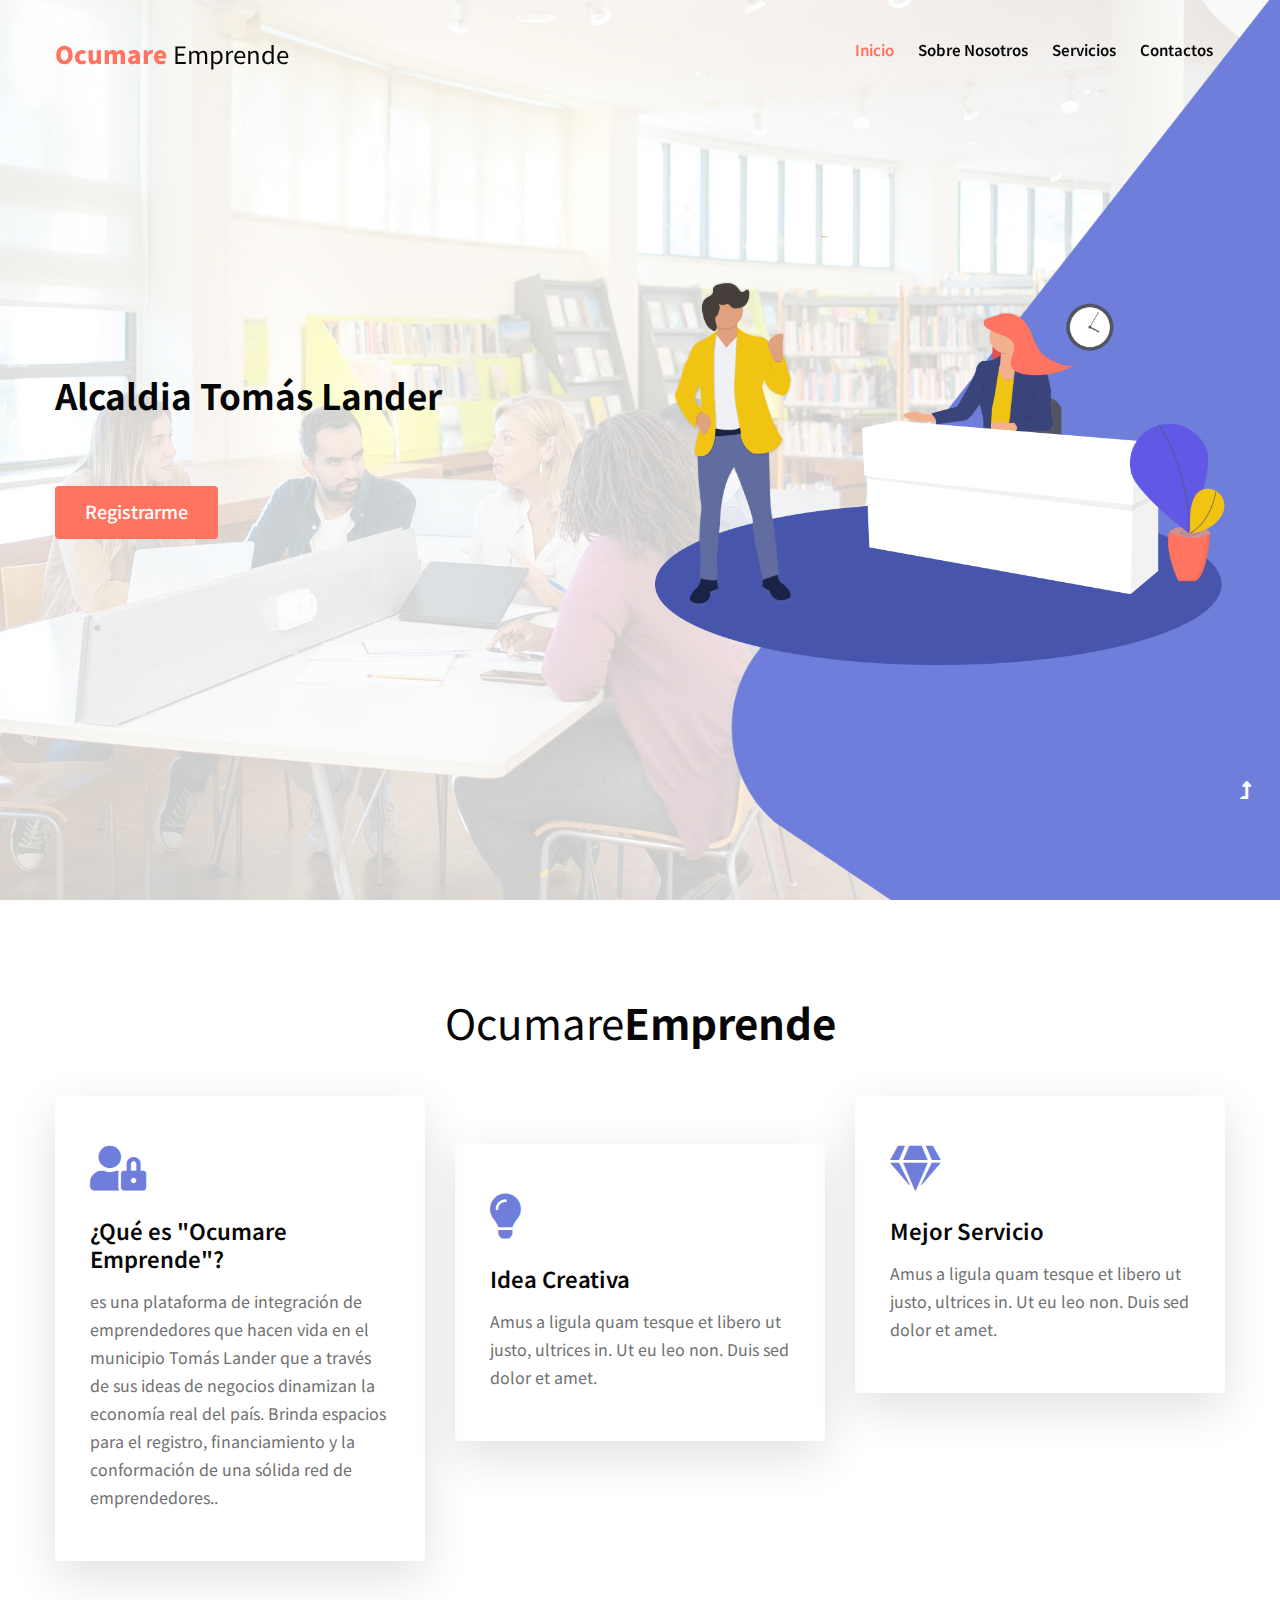
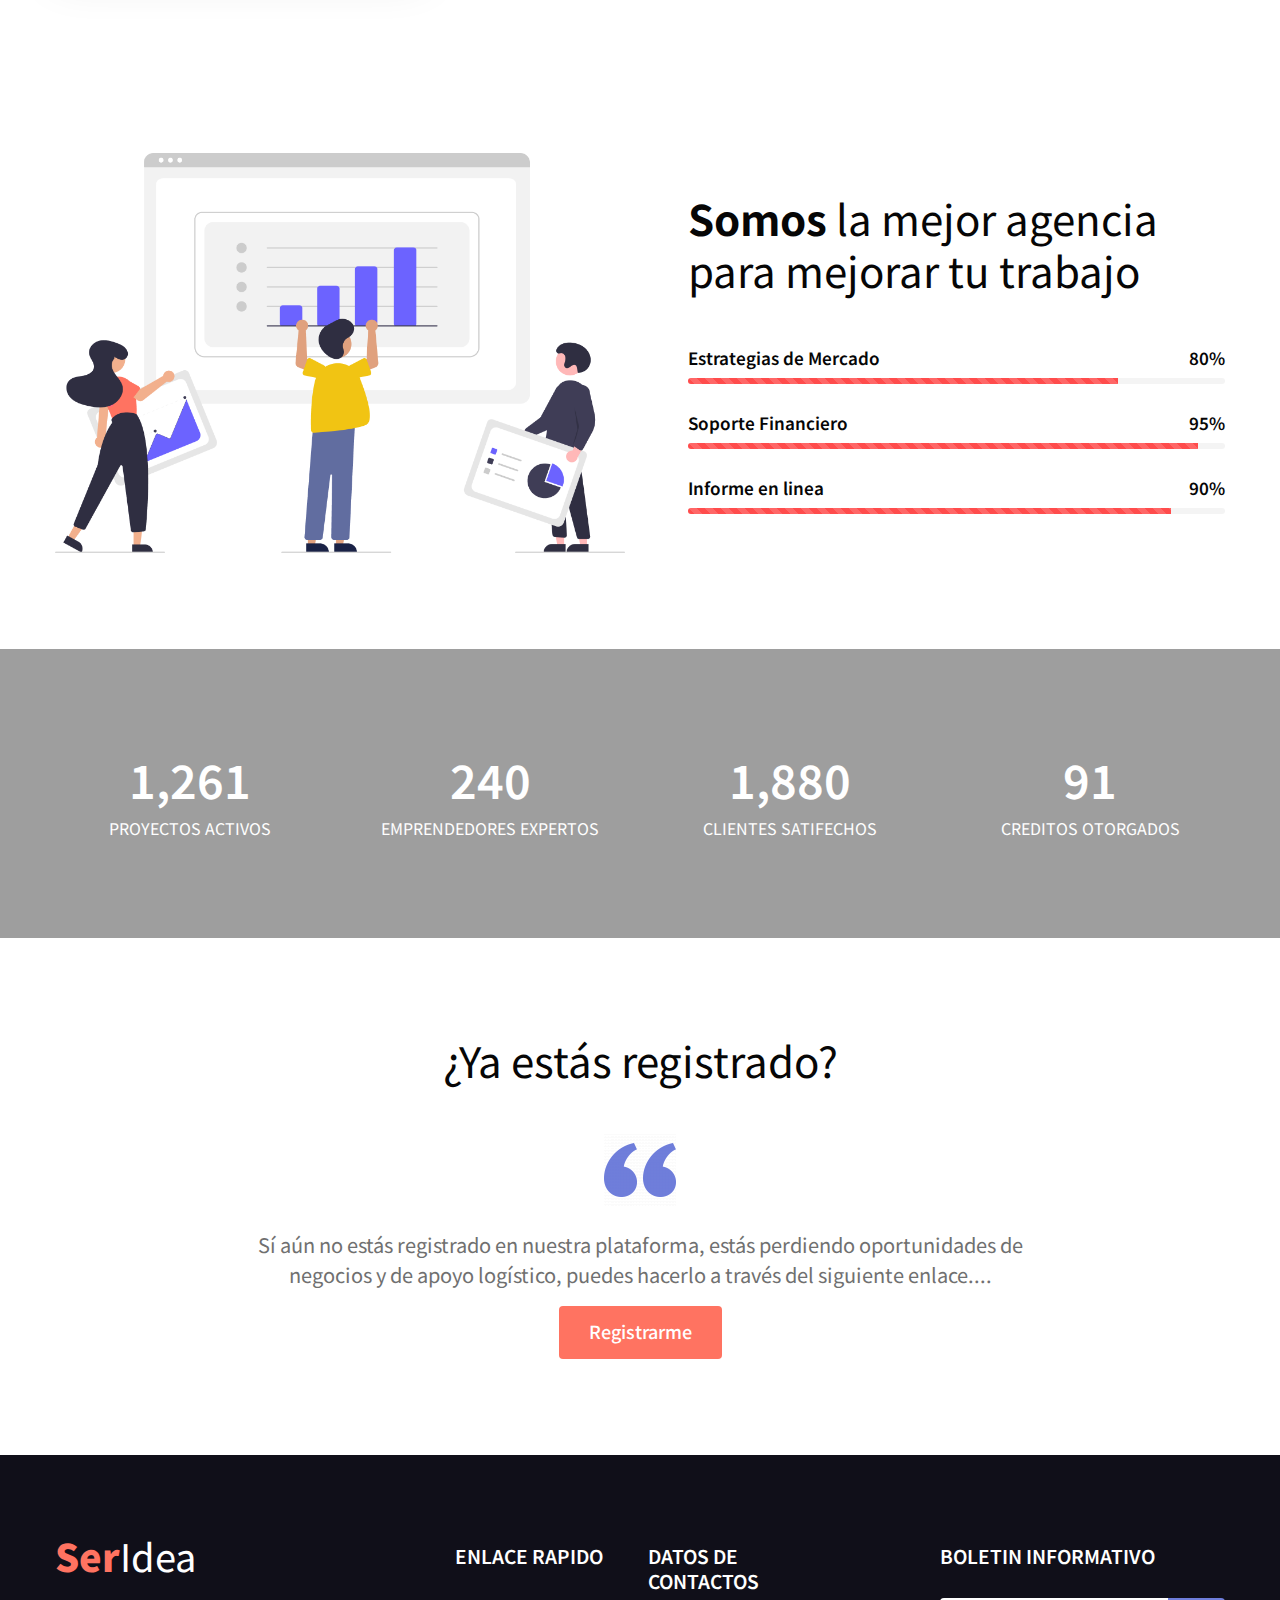
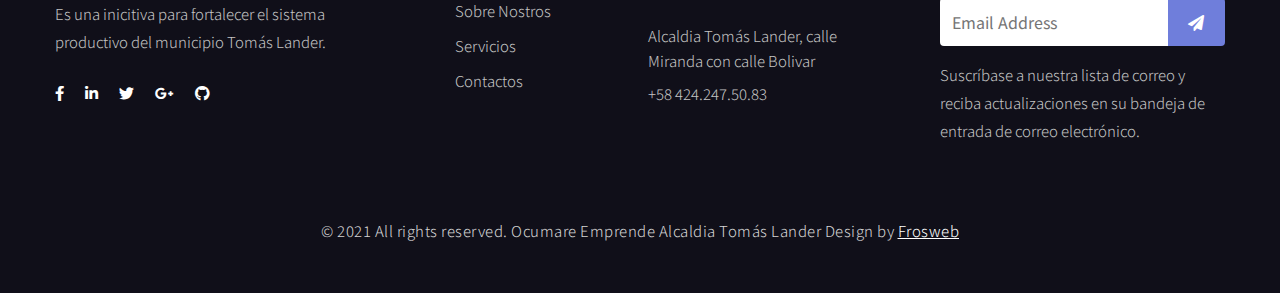
<file: index.html>
<!doctype html>
<html lang="en">
<head>
    <meta charset="utf-8">
    <meta name="viewport" content="width=device-width, initial-scale=1, shrink-to-fit=no">
    <title>Ocumare Emprende / Alcaldia Tomás Lander</title>
    <link href="//fonts.googleapis.com/css2?family=Noto+Sans+JP:wght@100;300;400;500;700;900&display=swap"
        rel="stylesheet">
    <link rel="stylesheet" href="assets/css/style-starter.css">
</head>

<body>
    <header id="site-header" class="fixed-top">
        <div class="container">
            <nav class="navbar navbar-expand-lg stroke px-0">
                <h1>
                    <a class="navbar-brand" href="index.html">
                        <span> <font size="5.5rm" > Ocumare </span>Emprende</font></a>
                </h1>
              
                <button class="navbar-toggler  collapsed bg-gradient" type="button" data-toggle="collapse"
                    data-target="#navbarTogglerDemo02" aria-controls="navbarTogglerDemo02" aria-expanded="false"
                    aria-label="Toggle navigation">
                    <span class="navbar-toggler-icon fa icon-expand fa-bars"></span>
                    <span class="navbar-toggler-icon fa icon-close fa-times"></span>
                </button>

                <div class="collapse navbar-collapse" id="navbarTogglerDemo02">
                    <ul class="navbar-nav ml-lg-auto">
                        <li class="nav-item active">
                            <a class="nav-link" href="index.html">Inicio<span class="sr-only">(current)</span></a>
                        </li>
                        <li class="nav-item">
                            <a class="nav-link" href="about.html">Sobre Nosotros</a>
                        </li>
                        <li class="nav-item">
                            <a class="nav-link" href="services.html">Servicios</a>
                        </li>
                        <li class="nav-item">
                            <a class="nav-link" href="contact.html">Contactos</a>
                        </li>
                    </ul>
                </div>
               <!-- toggle switch for light and dark theme
                <div class="cont-ser-position mt-lg-2">
                    <nav class="navigation">
                        <div class="theme-switch-wrapper">
                            <label class="theme-switch" for="checkbox">
                                <input type="checkbox" id="checkbox">
                                <div class="mode-container">
                                    <i class="gg-sun"></i>
                                    <i class="gg-moon"></i>
                                </div>
                            </label>
                        </div>
                    </nav>
                </div>
               
            </nav>
        </div>
        -- /toggle switch for light and dark theme -->
    </header>
    <!--//header-->

    <!-- banner section -->
    <section class="w3l-banner d-flex">
        <div class="container">
            <div class="row align-items-center mt-md-0 mt-sm-4">
                <div class="col-md-6 banner-content mt-md-0 mt-5 pt-md-0 pt-5">
                    <h3 class="banner-style">Alcaldia Tomás Lander</h3>
                    <div class="mt-5 pt-sm-2">
                        <a href="about.html" class="btn btn-style">Registrarme</a>
                        <!-- <a href="contact.html" class="btn btn-style btn-style-normal ml-2"> Contact Us</a> -->
                    </div>
                </div>
                <div class="col-md-6 banner-img">
                    <img src="assets/images/banner1.png" alt="" class="img-fluid" />
                </div>
            </div>
        </div>
    </section>
    <!-- //banner section -->

    <!-- banner bottom section -->
    <section class="w3l-bottom-grids-6 py-5">
        <div class="container py-md-5 py-4">
            <div class="title-main text-center mx-auto mb-5" style="max-width:500px;">
                <!-- <p class="text-uppercase">Features</p>-->
                <h3 class="title-style">Ocumare<span>Emprende</span> </h3>
            </div>
            <div class="row">
                <div class="col-lg-4 col-md-6 grids-feature">
                    <div class="area-box">
                        <i class="fas fa-user-lock"></i>
                        <h4><a href="about.html" class="title-head">¿Qué es "Ocumare Emprende"?</a></h4>
                        <p class="">es una plataforma de integración de emprendedores que hacen vida en el municipio Tomás Lander que a través de sus ideas de negocios dinamizan la economía real del país. Brinda espacios para el registro, financiamiento y la conformación de una sólida red de emprendedores..</p>
                    </div>
                </div>
                <div class="col-lg-4 col-md-6 grids-feature mt-5">
                    <div class="area-box">
                        <i class="fas fa-lightbulb"></i>
                        <h4><a href="about.html" class="title-head">Idea Creativa</a></h4>
                        <p class="">Amus a ligula quam tesque et libero ut justo, ultrices in. Ut eu leo non. Duis
                            sed dolor et amet.</p>
                    </div>
                </div>
                <div class="col-lg-4 col-md-6 grids-feature mt-md-0 mt-5">
                    <div class="area-box">
                        <i class="fas fa-gem"></i>
                        <h4><a href="about.html" class="title-head">Mejor Servicio</a></h4>
                        <p class="">Amus a ligula quam tesque et libero ut justo, ultrices in. Ut eu leo non. Duis
                            sed dolor et amet.</p>
                    </div>
                </div>
            </div>
        </div>
    </section>
    <!-- //banner bottom section -->

    <!-- progress section -->
    <section class="w3l-about-2 py-5">
        <div class="container py-md-5 py-4">
            <div class="row align-items-center justify-content-between">
                <div class="col-lg-6 about-2-secs-right mb-lg-0 mb-5">
                    <img src="assets/images/ab1.png" alt="" class="img-fluid img-responsive" />
                </div>
                <div class="col-lg-6 about-2-secs-left mt-lg-0 mt-sm-4 mt-2 pl-lg-5">
                    <div class="style-title position-relative">
                        <h3 class="title-style mb-sm-3 mb-2"><span>Somos</span> la mejor agencia para mejorar tu trabajo
                        </h3>
                    </div>
                    <!--<p>Consectetur adipiscing elit. Aliquam sit amet
                        efficitur tortor...</p>-->
                    <div class="w3l-progressblock mt-md-5 mt-4">
                        <div class="progress-info info1">
                            <h6 class="progress-tittle">Estrategias de Mercado<span class="">80%</span></h6>
                            <div class="progress">
                                <div class="progress-bar progress-bar-striped" role="progressbar" style="width: 80%"
                                    aria-valuenow="90" aria-valuemin="0" aria-valuemax="100">
                                </div>
                            </div>
                        </div>
                        <div class="progress-info info2">
                            <h6 class="progress-tittle">Soporte Financiero <span class="">95%</span>
                            </h6>
                            <div class="progress">
                                <div class="progress-bar progress-bar-striped" role="progressbar" style="width: 95%"
                                    aria-valuenow="95" aria-valuemin="0" aria-valuemax="100">
                                </div>
                            </div>
                        </div>
                        <div class="progress-info info3 mb-0">
                            <h6 class="progress-tittle">Informe en linea <span class="">90%</span></h6>
                            <div class="progress">
                                <div class="progress-bar progress-bar-striped" role="progressbar" style="width: 90%"
                                    aria-valuenow="95" aria-valuemin="0" aria-valuemax="100">
                                </div>
                            </div>
                        </div>
                    </div>
                </div>
            </div>
        </div>
    </section>
    <!-- //progress section -->

    <!-- features section
    <section class="w3l-features py-5">
        <div class="container py-md-5 py-4">
            <div class="title-main text-center mx-auto mb-sm-5 mb-4" style="max-width:500px;">
                <p class="text-uppercase text-white">Services</p>
                <h3 class="title-style text-white">Check <span>our</span> Services</h3>
            </div>
            <div class="row main-cont-wthree-2 justify-content-center">
                <div class="col-lg-7 feature-grid-right">
                    <div class="call-grids-w3 d-grid">
                        <div class="grids-1 box-wrap">
                            <div class="icon">
                                <i class="fas fa-chart-pie"></i>
                            </div>
                            <h4><a href="services.html" class="title-head">
                                    Digital Solution</a></h4>
                        </div>

                        <div class="grids-1 box-wrap">
                            <div class="icon">
                                <i class="fas fa-edit"></i>
                            </div>
                            <h4><a href="services.html" class="title-head">
                                    Business Planing</a></h4>
                        </div>

                        <div class="grids-1 box-wrap">
                            <div class="icon">
                                <i class="fas fa-dice-d20"></i>
                            </div>
                            <h4><a href="services.html" class="title-head">
                                    Creative Strategy</a></h4>
                        </div>

                        <div class="grids-1 box-wrap">
                            <div class="icon">
                                <i class="fab fa-battle-net"></i>
                            </div>
                            <h4><a href="services.html" class="title-head">
                                    Branding Businesss</a></h4>
                        </div>

                        <div class="grids-1 box-wrap">
                            <div class="icon">
                                <i class="fas fa-business-time"></i>
                            </div>
                            <h4><a href="services.html" class="title-head">
                                    Marketing Policy</a></h4>
                        </div>

                        <div class="grids-1 box-wrap">
                            <div class="icon">
                                <i class="fas fa-chess"></i>
                            </div>
                            <h4><a href="services.html" class="title-head">
                                    StartUp Business</a></h4>
                        </div>
                    </div>
                </div>
            </div>
        </div>
    </section>
    features section -->

    <!-- team section
    <section class="w3l-team py-5">
        <div class="container py-md-5 py-4">
            <div class="title-main text-center mx-auto mb-5" style="max-width:500px;">
                <p class="text-uppercase">Our Team</p>
                <h3 class="title-style">Meet The <span>Professionals!</span></h3>
            </div>
            <div class="row text-center">
                <div class="col-lg-3 col-sm-6">
                    <div class="team-block-single">
                        <div class="team-grids">
                            <a href="#team-single">
                                <img src="assets/images/team1.jpg" class="img-fluid" alt="">
                            </a>
                            <div class="team-info">
                                <div class="social-icons-section">
                                    <a class="fac" href="#facebook">
                                        <span class="fab fa-facebook-f"></span>
                                    </a>
                                    <a class="twitter mx-2" href="#twitter">
                                        <span class="fab fa-twitter"></span>
                                    </a>
                                    <a class="google" href="#google-plus">
                                        <span class="fab fa-google-plus-g"></span>
                                    </a>
                                </div>
                            </div>
                        </div>
                        <div class="team-bottom-block p-4">
                            <h5 class="member mb-1"><a href="#team">Olive Yew</a></h5>
                            <small>CEO of Company</small>
                        </div>
                    </div>
                </div>
                <div class="col-lg-3 col-sm-6 mt-5">
                    <div class="team-block-single">
                        <div class="team-grids">
                            <a href="#team-single">
                                <img src="assets/images/team2.jpg" class="img-fluid" alt="">
                            </a>
                            <div class="team-info">
                                <div class="social-icons-section">
                                    <a class="fac" href="#facebook">
                                        <span class="fab fa-facebook-f"></span>
                                    </a>
                                    <a class="twitter mx-2" href="#twitter">
                                        <span class="fab fa-twitter"></span>
                                    </a>
                                    <a class="google" href="#google-plus">
                                        <span class="fab fa-google-plus-g"></span>
                                    </a>
                                </div>
                            </div>
                        </div>
                        <div class="team-bottom-block p-4">
                            <h5 class="member mb-1 active"><a href="#team">Aida Joe</a></h5>
                            <small>Team Leader</small>
                        </div>
                    </div>
                </div>
                <div class="col-lg-3 col-sm-6 mt-sm-0 mt-5">
                    <div class="team-block-single">
                        <div class="team-grids">
                            <a href="#team-single">
                                <img src="assets/images/team3.jpg" class="img-fluid" alt="">
                            </a>
                            <div class="team-info">
                                <div class="social-icons-section">
                                    <a class="fac" href="#facebook">
                                        <span class="fab fa-facebook-f"></span>
                                    </a>
                                    <a class="twitter mx-2" href="#twitter">
                                        <span class="fab fa-twitter"></span>
                                    </a>
                                    <a class="google" href="#google-plus">
                                        <span class="fab fa-google-plus-g"></span>
                                    </a>
                                </div>
                            </div>
                        </div>
                        <div class="team-bottom-block p-4">
                            <h5 class="member mb-1"><a href="#team">Teri Dac</a></h5>
                            <small>Manager of Company</small>
                        </div>
                    </div>
                </div>
                <div class="col-lg-3 col-sm-6 mt-5">
                    <div class="team-block-single">
                        <div class="team-grids">
                            <a href="#team-single">
                                <img src="assets/images/team4.jpg" class="img-fluid" alt="">
                            </a>
                            <div class="team-info">
                                <div class="social-icons-section">
                                    <a class="fac" href="#facebook">
                                        <span class="fab fa-facebook-f"></span>
                                    </a>
                                    <a class="twitter mx-2" href="#twitter">
                                        <span class="fab fa-twitter"></span>
                                    </a>
                                    <a class="google" href="#google-plus">
                                        <span class="fab fa-google-plus-g"></span>
                                    </a>
                                </div>
                            </div>
                        </div>
                        <div class="team-bottom-block p-4">
                            <h5 class="member mb-1"><a href="#team">Anton Bne</a></h5>
                            <small>Chef Advisor</small>
                        </div>
                    </div>
                </div>
            </div>
        </div>
    </section>
    //team setion -->

    <!-- stats -->
    <section class="w3_stats py-5" id="stats">
        <div class="container py-md-5 py-4">
            <div class="w3-stats">
                <div class="row text-center">
                    <div class="col-md-3 col-6">
                        <div class="counter">
                            <div class="timer count-title count-number" data-to="5100" data-speed="1500"></div>
                            <p class="count-text">Proyectos Activos</p>
                        </div>
                    </div>
                    <div class="col-md-3 col-6">
                        <div class="counter">
                            <div class="timer count-title count-number" data-to="971" data-speed="1500"></div>
                            <p class="count-text">Emprendedores Expertos</p>
                        </div>
                    </div>
                    <div class="col-md-3 col-6 mt-md-0 mt-4">
                        <div class="counter">
                            <div class="timer count-title count-number" data-to="7600" data-speed="1500"></div>
                            <p class="count-text">Clientes Satifechos</p>
                        </div>
                    </div>
                    <div class="col-md-3 col-6 mt-md-0 mt-4">
                        <div class="counter border-right-0">
                            <div class="timer count-title count-number" data-to="367" data-speed="1500"></div>
                            <p class="count-text">Creditos Otorgados</p>
                        </div>
                    </div>
                </div>
            </div>
        </div>
    </section>
    <!-- //stats -->

    <!-- testimonials -->
    <section class="w3l-companies-6 position-relative py-5">
        <div class="container py-md-5 py-4">
            <div class="title-main text-center mx-auto mb-sm-5 mb-4" style="max-width:500px;">
                <!--<p class="text-uppercase">Testimonials</p>-->
                <h3 class="title-style">¿Ya estás registrado?</h3>
            </div>
            <div class="owl-carousel owl-theme">
                <div class="item">
                    <div class="testimonial-content">
                        <div class="testimonial mt-5 pt-5">
                            <blockquote class="pt-5">
                                <p>
Sí aún no estás registrado en nuestra plataforma, estás perdiendo oportunidades de negocios y de apoyo logístico, puedes hacerlo a través del siguiente enlace....</p>
                            </blockquote>
                            <div class="testi-des">
                                <!--<div class="test-img"><img src="assets/images/testi2.jpg" class="img-fluid" alt="/">-->
                                </div>
                                <div class="peopl">
                                    <a href="about.html" class="btn btn-style">Registrarme</a>
                                    <!--<h3>Jenna John</h3>
                                    <p class="indentity">Designer, Company</p>-->
                                </div>
                            </div>
                        </div>
                    </div>
                </div>
            </div>
        </div>
    </section>
    <!--//testimonials-->

    <!-- footer -->
    <footer class="w3l-footer-16 py-5">
        <div class="container pt-md-4">
            <div class="row footer-p">
                <div class="col-lg-4 pr-lg-5">
                    <a class="footer-logo" href="index.html">
                        <span>Ser</span>Idea</a>
                    <p class="mt-3">Es una inicitiva para fortalecer el sistema productivo del municipio Tomás Lander.</p>
                    <div class="columns-2 mt-4">
                        <ul class="social">
                            <li><a href="#facebook"><i class="fab fa-facebook-f"></i></a>
                            </li>
                            <li><a href="#linkedin"><i class="fab fa-linkedin-in"></i></a>
                            </li>
                            <li><a href="#twitter"><i class="fab fa-twitter"></i></a>
                            </li>
                            <li><a href="#google"><i class="fab fa-google-plus-g"></i></a>
                            </li>
                            <li><a href="#github"><i class="fab fa-github"></i></a>
                            </li>
                        </ul>
                    </div>
                </div>
                <div class="col-lg-5 mt-lg-0 mt-5">
                    <div class="row">
                        <div class="col-xl-5 col-6 column">
                            <h3 class="mt-lg-3">Enlace Rapido</h3>
                            <ul class="footer-gd-16">
                                <li><a href="about.html">Sobre Nostros</a></li>
                                <li><a href="services.html">Servicios</a></li>
                                <li><a href="contact.html">Contactos</a></li>
                            </ul>
                        </div>
                        <div class="col-xl-5 col-6 column pl-lg-0">
                            <h3 class="mt-lg-3">Datos de Contactos</h3>
                            <ul class="footer-contact-list">
                                <li class="">Alcaldia Tomás Lander, calle Miranda con calle Bolivar</li>
                                <li class="mt-2"><a href="tel:+12 23456790">+58 424.247.50.83</a></li>
                             
                            </ul>
                        </div>
                    </div>
                </div>
                <div class="col-lg-3 col-md-7 col-sm-8 column mt-lg-0 mt-4 pl-xl-0">
                    <h3 class="mt-lg-3">Boletin Informativo</h3>
                    <div class="end-column">
                        <form action="#" class="subscribe" method="post">
                            <input type="email" name="email" placeholder="Email Address" required="">
                            <button><span class="fa fa-paper-plane" aria-hidden="true"></span></button>
                        </form>
                        <p>Suscríbase a nuestra lista de correo y reciba actualizaciones en su bandeja de entrada de correo electrónico.</p>
                    </div>
                </div>
            </div>
            <div class="below-section text-center pt-lg-4 mt-5">
                <p class="copy-text">&copy; 2021  All rights reserved. Ocumare Emprende Alcaldia Tomás Lander Design by <a href="https://w3layouts.com/"
                        target="_blank"> Frosweb</a>
                </p>
            </div>
        </div>
    </footer>
    <!-- //footer -->

    <!-- Js scripts -->
    <!-- move top -->
    <button onclick="topFunction()" id="movetop" title="Go to top">
        <span class="fas fa-level-up-alt" aria-hidden="true"></span>
    </button>
    <script>
        // When the user scrolls down 20px from the top of the document, show the button
        window.onscroll = function () {
            scrollFunction()
        };

        function scrollFunction() {
            if (document.body.scrollTop > 20 || document.documentElement.scrollTop > 20) {
                document.getElementById("movetop").style.display = "block";
            } else {
                document.getElementById("movetop").style.display = "none";
            }
        }

        // When the user clicks on the button, scroll to the top of the document
        function topFunction() {
            document.body.scrollTop = 0;
            document.documentElement.scrollTop = 0;
        }
    </script>
    <!-- //move top -->

    <!-- common jquery plugin -->
    <script src="assets/js/jquery-3.3.1.min.js"></script>
    <!-- //common jquery plugin -->

    <!-- counter for stats -->
    <script src="assets/js/counter.js"></script>
    <!-- //counter for stats -->

    <!-- theme switch js (light and dark)-->
    <script src="assets/js/theme-change.js"></script>
    <script>
        function autoType(elementClass, typingSpeed) {
            var thhis = $(elementClass);
            thhis.css({
                "position": "relative",
                "display": "inline-block"
            });
            thhis.prepend('<div class="cursor" style="right: initial; left:0;"></div>');
            thhis = thhis.find(".text-js");
            var text = thhis.text().trim().split('');
            var amntOfChars = text.length;
            var newString = "";
            thhis.text("|");
            setTimeout(function () {
                thhis.css("opacity", 1);
                thhis.prev().removeAttr("style");
                thhis.text("");
                for (var i = 0; i < amntOfChars; i++) {
                    (function (i, char) {
                        setTimeout(function () {
                            newString += char;
                            thhis.text(newString);
                        }, i * typingSpeed);
                    })(i + 1, text[i]);
                }
            }, 1500);
        }

        $(document).ready(function () {
            // Now to start autoTyping just call the autoType function with the
            // class of outer div
            // The second paramter is the speed between each letter is typed.
            autoType(".type-js", 200);
        });
    </script>
    <!-- //theme switch js (light and dark)-->

    <!-- MENU-JS -->
    <script>
        $(window).on("scroll", function () {
            var scroll = $(window).scrollTop();

            if (scroll >= 80) {
                $("#site-header").addClass("nav-fixed");
            } else {
                $("#site-header").removeClass("nav-fixed");
            }
        });

        //Main navigation Active Class Add Remove
        $(".navbar-toggler").on("click", function () {
            $("header").toggleClass("active");
        });
        $(document).on("ready", function () {
            if ($(window).width() > 991) {
                $("header").removeClass("active");
            }
            $(window).on("resize", function () {
                if ($(window).width() > 991) {
                    $("header").removeClass("active");
                }
            });
        });
    </script>
    <!-- //MENU-JS -->

    <!-- disable body scroll which navbar is in active -->
    <script>
        $(function () {
            $('.navbar-toggler').click(function () {
                $('body').toggleClass('noscroll');
            })
        });
    </script>
    <!-- //disable body scroll which navbar is in active -->

    <!--bootstrap-->
    <script src="assets/js/bootstrap.min.js"></script>
    <!-- //bootstrap-->
    <!-- //Js scripts -->
</body>

</html>
</file>
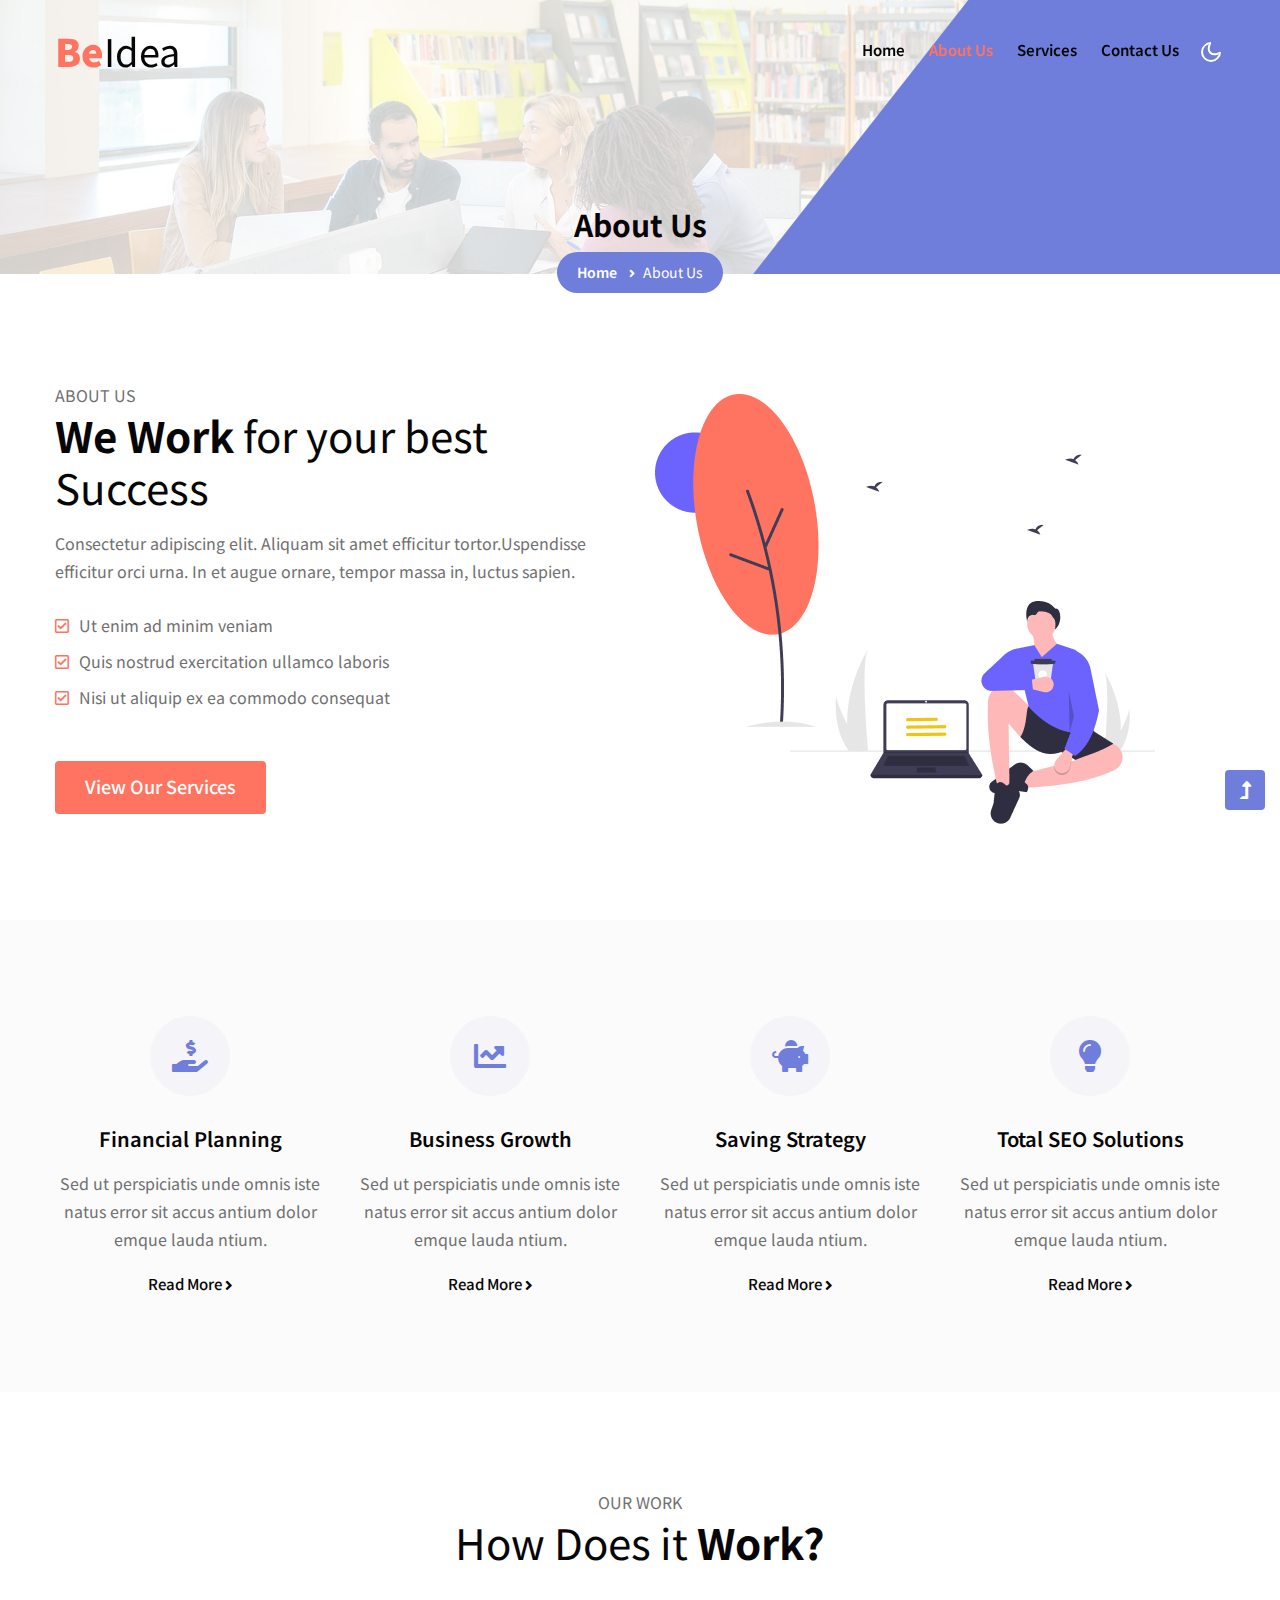
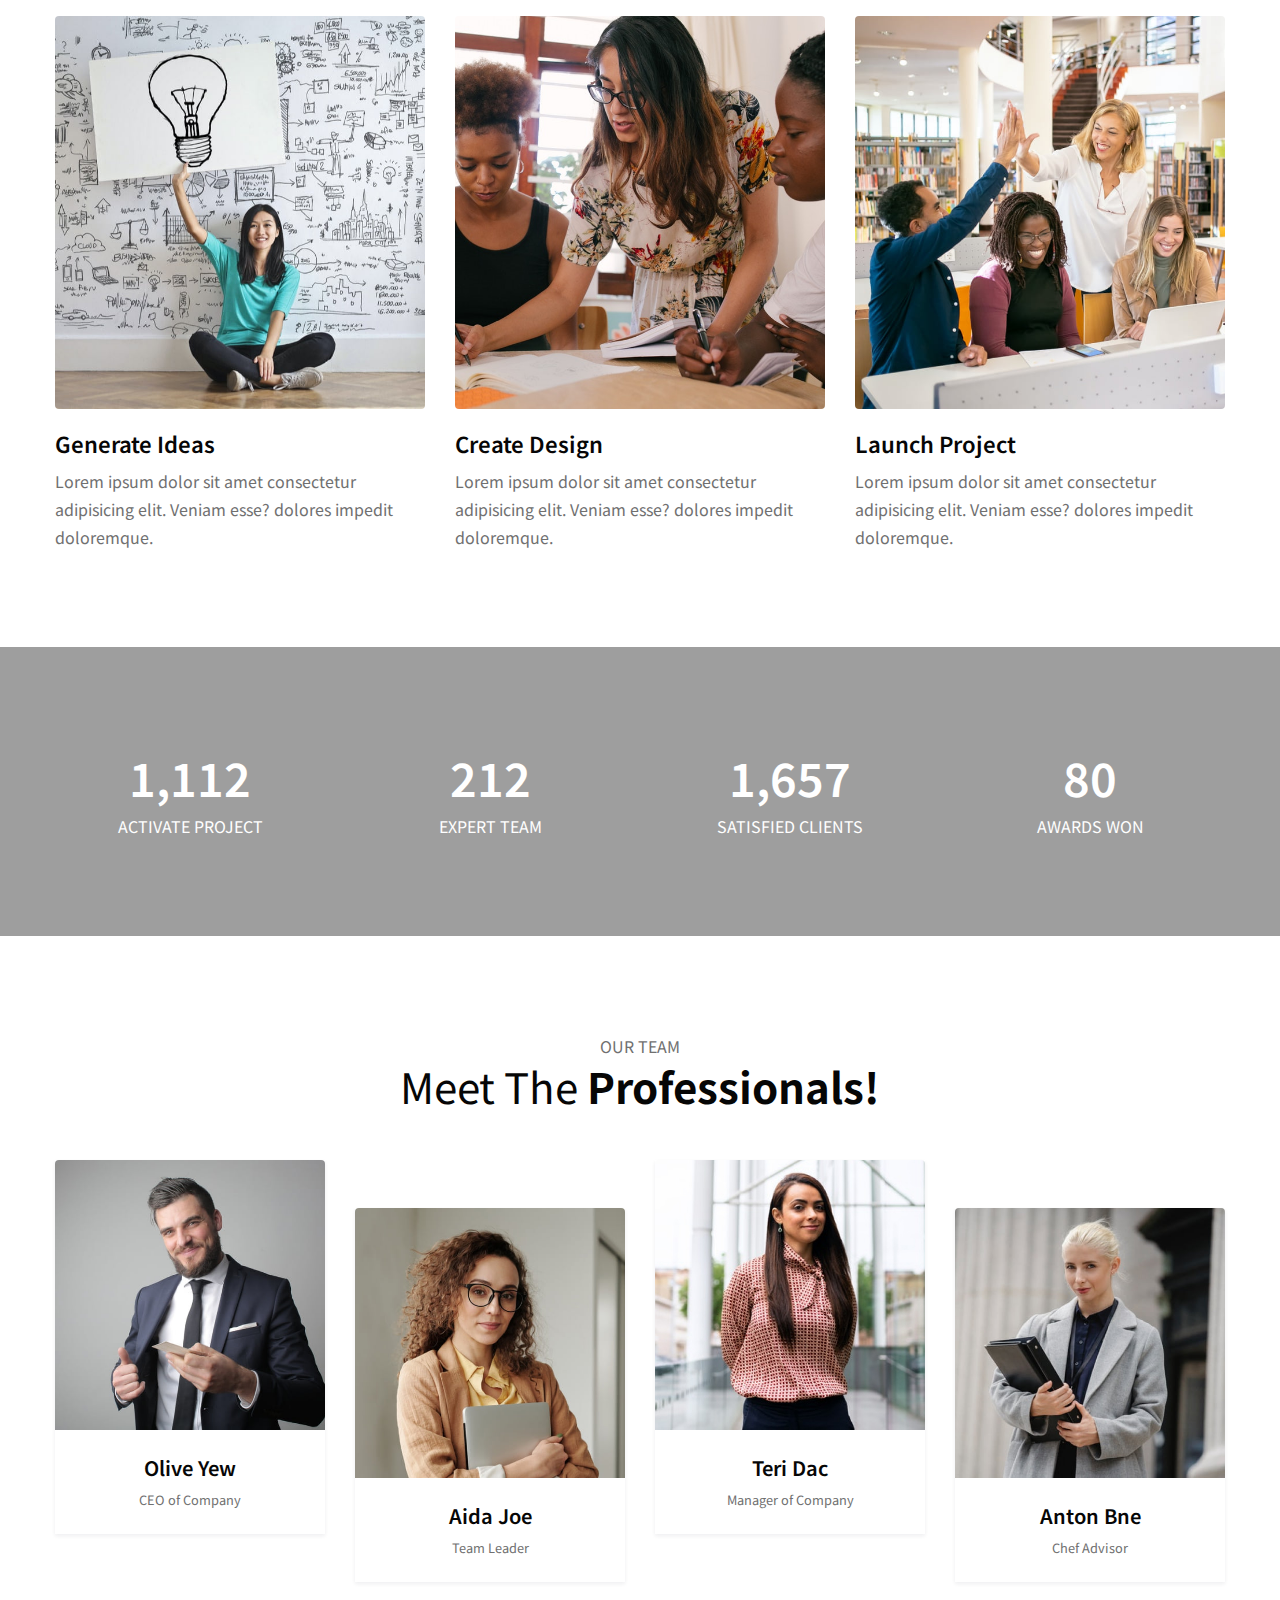
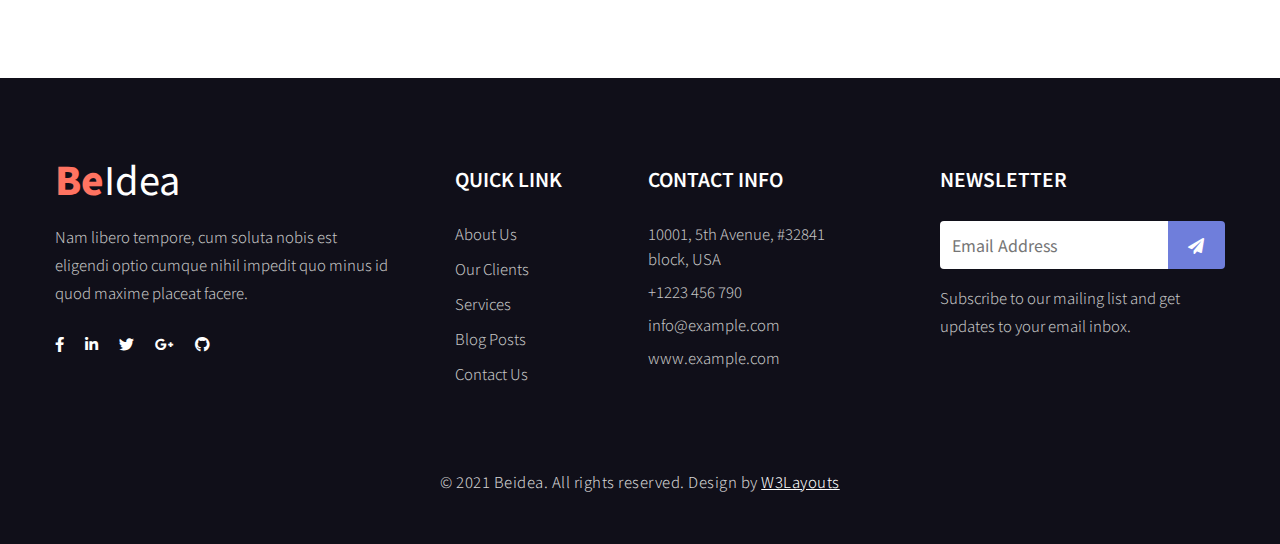
<file: about.html>
<!--
Author: W3layouts
Author URL: http://w3layouts.com
-->
<!doctype html>
<html lang="en">

<head>
    <!-- Required meta tags -->
    <meta charset="utf-8">
    <meta name="viewport" content="width=device-width, initial-scale=1, shrink-to-fit=no">
    <title>Beidea - Corporate Category Responsive Website Template - About Us : W3Layouts</title>
    <!-- google-fonts -->
    <link href="//fonts.googleapis.com/css2?family=Noto+Sans+JP:wght@100;300;400;500;700;900&display=swap"
        rel="stylesheet">
    <!-- //google-fonts -->
    <!-- Template CSS Style link -->
    <link rel="stylesheet" href="assets/css/style-starter.css">
</head>

<body>
    <!--header-->
    <header id="site-header" class="fixed-top">
        <div class="container">
            <nav class="navbar navbar-expand-lg stroke px-0">
                <h1>
                    <a class="navbar-brand" href="index.html">
                        <span>Be</span>Idea</a>
                </h1>
                <!-- if logo is image enable this
    <a class="navbar-brand" href="#index.html">
        <img src="image-path" alt="Your logo" title="Your logo" style="height:35px;" />
    </a> -->
                <button class="navbar-toggler  collapsed bg-gradient" type="button" data-toggle="collapse"
                    data-target="#navbarTogglerDemo02" aria-controls="navbarTogglerDemo02" aria-expanded="false"
                    aria-label="Toggle navigation">
                    <span class="navbar-toggler-icon fa icon-expand fa-bars"></span>
                    <span class="navbar-toggler-icon fa icon-close fa-times"></span>
                </button>

                <div class="collapse navbar-collapse" id="navbarTogglerDemo02">
                    <ul class="navbar-nav ml-lg-auto">
                        <li class="nav-item">
                            <a class="nav-link" href="index.html">Home <span class="sr-only">(current)</span></a>
                        </li>
                        <li class="nav-item active">
                            <a class="nav-link" href="about.html">About Us</a>
                        </li>
                        <li class="nav-item">
                            <a class="nav-link" href="services.html">Services</a>
                        </li>
                        <li class="nav-item">
                            <a class="nav-link" href="contact.html">Contact Us</a>
                        </li>
                    </ul>
                </div>
                <!-- toggle switch for light and dark theme -->
                <div class="cont-ser-position mt-lg-2">
                    <nav class="navigation">
                        <div class="theme-switch-wrapper">
                            <label class="theme-switch" for="checkbox">
                                <input type="checkbox" id="checkbox">
                                <div class="mode-container">
                                    <i class="gg-sun"></i>
                                    <i class="gg-moon"></i>
                                </div>
                            </label>
                        </div>
                    </nav>
                </div>
                <!-- //toggle switch for light and dark theme -->
            </nav>
        </div>
    </header>
    <!--//header-->

    <!-- inner banner -->
    <div class="inner-banner">
        <div class="w3l-breadcrumb">
            <div class="container">
                <h4 class="inner-text-title font-weight-bold">About Us</h4>
                <ul class="breadcrumbs-custom-path">
                    <li><a href="index.html">Home</a></li>
                    <li class="active"><i class="fas fa-angle-right mx-2"></i>About Us</li>
                </ul>
            </div>
        </div>
    </div>
    <!-- //inner banner -->

    <!-- about section -->
    <section class="w3l-about-2 py-5">
        <div class="container py-md-5 py-4">
            <div class="row align-items-center">
                <div class="col-lg-6 about-2-secs-left">
                    <div class="style-title position-relative">
                        <p class="text-uppercase">About Us</p>
                        <h3 class="title-style mb-sm-3 mb-2"><span>We Work</span> for your best Success
                        </h3>
                    </div>
                    <p>Consectetur adipiscing elit. Aliquam sit amet
                        efficitur tortor.Uspendisse efficitur orci urna. In et augue ornare, tempor massa in, luctus
                        sapien.</p>
                    <ul class="list-about-2 mt-sm-4 mt-3">
                        <li class="py-1"><i class="far fa-check-square"></i>Ut enim ad minim
                            veniam</li>
                        <li class="py-2"><i class="far fa-check-square"></i>Quis nostrud
                            exercitation
                            ullamco
                            laboris</li>
                        <li class="py-1"><i class="far fa-check-square"></i>Nisi ut aliquip ex
                            ea commodo
                            consequat</li>
                    </ul>
                    <a class="btn btn-style mt-5" href="services.html">View Our Services</a>
                </div>
                <div class="col-lg-6 about-2-secs-right mt-lg-4 mt-5">
                    <img src="assets/images/ab2.png" alt="" class="img-fluid" />
                </div>
            </div>
        </div>
    </section>
    <!-- //about section -->

    <!-- 3 grids with icon section -->
    <section class="w3l-feature-8">
        <div class="features-main py-5">
            <div class="container py-md-5 py-4">
                <div class="row text-center">
                    <div class="col-lg-3 col-sm-6 feature-body">
                        <div class="feature-icon">
                            <i class="fas fa-hand-holding-usd"></i>
                        </div>
                        <div class="feature-info">
                            <h3 class="feature-title mb-3"><a href="services.html">Financial Planning</a></h3>
                            <p>Sed ut perspiciatis unde omnis iste natus error sit accus antium dolor emque lauda ntium.
                            </p>
                            <a href="services.html" class="feature-link">Read More<i class="fas fa-angle-right"></i></a>
                        </div>
                    </div>
                    <div class="col-lg-3 col-sm-6 feature-body mt-sm-0 mt-5">
                        <div class="feature-icon">
                            <i class="fas fa-chart-line"></i>
                        </div>
                        <div class="feature-info">
                            <h3 class="feature-title mb-3"><a href="services.html">Business Growth</a></h3>
                            <p>Sed ut perspiciatis unde omnis iste natus error sit accus antium dolor emque lauda ntium.
                            </p>
                            <a href="services.html" class="feature-link">Read More<i class="fas fa-angle-right"></i></a>
                        </div>
                    </div>
                    <div class="col-lg-3 col-sm-6 feature-body mt-lg-0 mt-5">
                        <div class="feature-icon">
                            <i class="fas fa-piggy-bank"></i>
                        </div>
                        <div class="feature-info">
                            <h3 class="feature-title mb-3"><a href="services.html">Saving Strategy</a></h3>
                            <p>Sed ut perspiciatis unde omnis iste natus error sit accus antium dolor emque lauda ntium.
                            </p>
                            <a href="services.html" class="feature-link">Read More<i class="fas fa-angle-right"></i></a>
                        </div>
                    </div>
                    <div class="col-lg-3 col-sm-6 feature-body mt-lg-0 mt-5">
                        <div class="feature-icon">
                            <i class="fas fa-lightbulb"></i>
                        </div>
                        <div class="feature-info">
                            <h3 class="feature-title mb-3"><a href="services.html">Total SEO Solutions</a></h3>
                            <p>Sed ut perspiciatis unde omnis iste natus error sit accus antium dolor emque lauda ntium.
                            </p>
                            <a href="services.html" class="feature-link">Read More<i class="fas fa-angle-right"></i></a>
                        </div>
                    </div>
                </div>
            </div>
        </div>
    </section>
    <!-- //3 grids with icon section -->

    <!-- work section -->
    <section class="w3l-grids1">
        <div class="hny-three-grids py-5">
            <div class="container py-md-5 py-4">
                <div class="title-main text-center mx-auto mb-5" style="max-width:500px;">
                    <p class="text-uppercase">Our Work</p>
                    <h3 class="title-style">How Does it <span>Work?</span></h3>
                </div>
                <div class="row justify-content-center">
                    <div class="col-md-4 col-sm-6 mt-0 grids5-info">
                        <a href="#url"><img src="assets/images/abs1.jpg" class="img-fluid" alt=""></a>
                        <h4><a href="#url">Generate Ideas</a></h4>
                        <p>Lorem ipsum dolor sit amet consectetur adipisicing elit. Veniam esse? dolores impedit
                            doloremque.</p>
                    </div>
                    <div class="col-md-4 col-sm-6 mt-sm-0 mt-5 grids5-info">
                        <a href="#url"><img src="assets/images/abs2.jpg" class="img-fluid" alt=""></a>
                        <h4><a href="#url">Create Design</a></h4>
                        <p>Lorem ipsum dolor sit amet consectetur adipisicing elit. Veniam esse? dolores impedit
                            doloremque.</p>
                    </div>
                    <div class="col-md-4 col-sm-6 mt-md-0 mt-5 grids5-info">
                        <a href="#url"><img src="assets/images/abs3.jpg" class="img-fluid" alt=""></a>
                        <h4><a href="#url">Launch Project</a></h4>
                        <p>Lorem ipsum dolor sit amet consectetur adipisicing elit. Veniam esse? dolores impedit
                            doloremque.</p>
                    </div>
                </div>
            </div>
        </div>
    </section>
    <!-- //work section -->

    <!-- stats -->
    <section class="w3_stats py-5" id="stats">
        <div class="container py-md-5 py-4">
            <div class="w3-stats">
                <div class="row text-center">
                    <div class="col-md-3 col-6">
                        <div class="counter">
                            <div class="timer count-title count-number" data-to="5100" data-speed="1500"></div>
                            <p class="count-text">Activate Project</p>
                        </div>
                    </div>
                    <div class="col-md-3 col-6">
                        <div class="counter">
                            <div class="timer count-title count-number" data-to="971" data-speed="1500"></div>
                            <p class="count-text">Expert Team</p>
                        </div>
                    </div>
                    <div class="col-md-3 col-6 mt-md-0 mt-4">
                        <div class="counter">
                            <div class="timer count-title count-number" data-to="7600" data-speed="1500"></div>
                            <p class="count-text">Satisfied Clients</p>
                        </div>
                    </div>
                    <div class="col-md-3 col-6 mt-md-0 mt-4">
                        <div class="counter border-right-0">
                            <div class="timer count-title count-number" data-to="367" data-speed="1500"></div>
                            <p class="count-text">Awards Won</p>
                        </div>
                    </div>
                </div>
            </div>
        </div>
    </section>
    <!-- //stats -->

    <!-- team section -->
    <section class="w3l-team py-5">
        <div class="container py-md-5 py-4">
            <div class="title-main text-center mx-auto mb-5" style="max-width:500px;">
                <p class="text-uppercase">Our Team</p>
                <h3 class="title-style">Meet The <span>Professionals!</span></h3>
            </div>
            <div class="row text-center">
                <div class="col-lg-3 col-sm-6">
                    <div class="team-block-single">
                        <div class="team-grids">
                            <a href="#team-single">
                                <img src="assets/images/team1.jpg" class="img-fluid" alt="">
                            </a>
                            <div class="team-info">
                                <div class="social-icons-section">
                                    <a class="fac" href="#facebook">
                                        <span class="fab fa-facebook-f"></span>
                                    </a>
                                    <a class="twitter mx-2" href="#twitter">
                                        <span class="fab fa-twitter"></span>
                                    </a>
                                    <a class="google" href="#google-plus">
                                        <span class="fab fa-google-plus-g"></span>
                                    </a>
                                </div>
                            </div>
                        </div>
                        <div class="team-bottom-block p-4">
                            <h5 class="member mb-1"><a href="#team">Olive Yew</a></h5>
                            <small>CEO of Company</small>
                        </div>
                    </div>
                </div>
                <div class="col-lg-3 col-sm-6 mt-5">
                    <div class="team-block-single">
                        <div class="team-grids">
                            <a href="#team-single">
                                <img src="assets/images/team2.jpg" class="img-fluid" alt="">
                            </a>
                            <div class="team-info">
                                <div class="social-icons-section">
                                    <a class="fac" href="#facebook">
                                        <span class="fab fa-facebook-f"></span>
                                    </a>
                                    <a class="twitter mx-2" href="#twitter">
                                        <span class="fab fa-twitter"></span>
                                    </a>
                                    <a class="google" href="#google-plus">
                                        <span class="fab fa-google-plus-g"></span>
                                    </a>
                                </div>
                            </div>
                        </div>
                        <div class="team-bottom-block p-4">
                            <h5 class="member mb-1 active"><a href="#team">Aida Joe</a></h5>
                            <small>Team Leader</small>
                        </div>
                    </div>
                </div>
                <div class="col-lg-3 col-sm-6 mt-lg-0 mt-4">
                    <div class="team-block-single">
                        <div class="team-grids">
                            <a href="#team-single">
                                <img src="assets/images/team3.jpg" class="img-fluid" alt="">
                            </a>
                            <div class="team-info">
                                <div class="social-icons-section">
                                    <a class="fac" href="#facebook">
                                        <span class="fab fa-facebook-f"></span>
                                    </a>
                                    <a class="twitter mx-2" href="#twitter">
                                        <span class="fab fa-twitter"></span>
                                    </a>
                                    <a class="google" href="#google-plus">
                                        <span class="fab fa-google-plus-g"></span>
                                    </a>
                                </div>
                            </div>
                        </div>
                        <div class="team-bottom-block p-4">
                            <h5 class="member mb-1"><a href="#team">Teri Dac</a></h5>
                            <small>Manager of Company</small>
                        </div>
                    </div>
                </div>
                <div class="col-lg-3 col-sm-6 mt-5">
                    <div class="team-block-single">
                        <div class="team-grids">
                            <a href="#team-single">
                                <img src="assets/images/team4.jpg" class="img-fluid" alt="">
                            </a>
                            <div class="team-info">
                                <div class="social-icons-section">
                                    <a class="fac" href="#facebook">
                                        <span class="fab fa-facebook-f"></span>
                                    </a>
                                    <a class="twitter mx-2" href="#twitter">
                                        <span class="fab fa-twitter"></span>
                                    </a>
                                    <a class="google" href="#google-plus">
                                        <span class="fab fa-google-plus-g"></span>
                                    </a>
                                </div>
                            </div>
                        </div>
                        <div class="team-bottom-block p-4">
                            <h5 class="member mb-1"><a href="#team">Anton Bne</a></h5>
                            <small>Chef Advisor</small>
                        </div>
                    </div>
                </div>
            </div>
        </div>
    </section>
    <!-- //team setion -->

    <!-- footer -->
    <footer class="w3l-footer-16 py-5">
        <div class="container pt-md-4">
            <div class="row footer-p">
                <div class="col-lg-4 pr-lg-5">
                    <a class="footer-logo" href="index.html">
                        <span>Be</span>Idea</a>
                    <p class="mt-3">Nam libero tempore, cum soluta nobis est eligendi optio cumque nihil impedit quo
                        minus id quod maxime placeat facere.</p>
                    <div class="columns-2 mt-4">
                        <ul class="social">
                            <li><a href="#facebook"><i class="fab fa-facebook-f"></i></a>
                            </li>
                            <li><a href="#linkedin"><i class="fab fa-linkedin-in"></i></a>
                            </li>
                            <li><a href="#twitter"><i class="fab fa-twitter"></i></a>
                            </li>
                            <li><a href="#google"><i class="fab fa-google-plus-g"></i></a>
                            </li>
                            <li><a href="#github"><i class="fab fa-github"></i></a>
                            </li>
                        </ul>
                    </div>
                </div>
                <div class="col-lg-5 mt-lg-0 mt-5">
                    <div class="row">
                        <div class="col-xl-5 col-6 column">
                            <h3 class="mt-lg-3">Quick Link</h3>
                            <ul class="footer-gd-16">
                                <li><a href="about.html">About Us</a></li>
                                <li><a href="#clients">Our Clients</a></li>
                                <li><a href="services.html">Services</a></li>
                                <li><a href="#blog">Blog Posts</a></li>
                                <li><a href="contact.html">Contact Us</a></li>
                            </ul>
                        </div>
                        <div class="col-xl-5 col-6 column pl-lg-0">
                            <h3 class="mt-lg-3">Contact Info</h3>
                            <ul class="footer-contact-list">
                                <li class="">10001, 5th Avenue,
                                    #32841 block, USA</li>
                                <li class="mt-2"><a href="tel:+12 23456790">+1223 456 790</a></li>
                                <li class="mt-2"><a href="mailto:info@example.com">info@example.com</a></li>
                                <li class="mt-2"><a href="mailto:info@example.com">www.example.com</a></li>
                            </ul>
                        </div>
                    </div>
                </div>
                <div class="col-lg-3 col-md-7 col-sm-8 column mt-lg-0 mt-4 pl-xl-0">
                    <h3 class="mt-lg-3">Newsletter </h3>
                    <div class="end-column">
                        <form action="#" class="subscribe" method="post">
                            <input type="email" name="email" placeholder="Email Address" required="">
                            <button><span class="fa fa-paper-plane" aria-hidden="true"></span></button>
                        </form>
                        <p>Subscribe to our mailing list and get updates to your email inbox.</p>
                    </div>
                </div>
            </div>
            <div class="below-section text-center pt-lg-4 mt-5">
                <p class="copy-text">&copy; 2021 Beidea. All rights reserved. Design by <a href="https://w3layouts.com/"
                        target="_blank"> W3Layouts</a>
                </p>
            </div>
        </div>
    </footer>
    <!-- //footer -->

    <!-- Js scripts -->
    <!-- move top -->
    <button onclick="topFunction()" id="movetop" title="Go to top">
        <span class="fas fa-level-up-alt" aria-hidden="true"></span>
    </button>
    <script>
        // When the user scrolls down 20px from the top of the document, show the button
        window.onscroll = function () {
            scrollFunction()
        };

        function scrollFunction() {
            if (document.body.scrollTop > 20 || document.documentElement.scrollTop > 20) {
                document.getElementById("movetop").style.display = "block";
            } else {
                document.getElementById("movetop").style.display = "none";
            }
        }

        // When the user clicks on the button, scroll to the top of the document
        function topFunction() {
            document.body.scrollTop = 0;
            document.documentElement.scrollTop = 0;
        }
    </script>
    <!-- //move top -->

    <!-- common jquery plugin -->
    <script src="assets/js/jquery-3.3.1.min.js"></script>
    <!-- //common jquery plugin -->

    <!-- counter for stats -->
    <script src="assets/js/counter.js"></script>
    <!-- //counter for stats -->

    <!-- theme switch js (light and dark)-->
    <script src="assets/js/theme-change.js"></script>
    <script>
        function autoType(elementClass, typingSpeed) {
            var thhis = $(elementClass);
            thhis.css({
                "position": "relative",
                "display": "inline-block"
            });
            thhis.prepend('<div class="cursor" style="right: initial; left:0;"></div>');
            thhis = thhis.find(".text-js");
            var text = thhis.text().trim().split('');
            var amntOfChars = text.length;
            var newString = "";
            thhis.text("|");
            setTimeout(function () {
                thhis.css("opacity", 1);
                thhis.prev().removeAttr("style");
                thhis.text("");
                for (var i = 0; i < amntOfChars; i++) {
                    (function (i, char) {
                        setTimeout(function () {
                            newString += char;
                            thhis.text(newString);
                        }, i * typingSpeed);
                    })(i + 1, text[i]);
                }
            }, 1500);
        }

        $(document).ready(function () {
            // Now to start autoTyping just call the autoType function with the 
            // class of outer div
            // The second paramter is the speed between each letter is typed.   
            autoType(".type-js", 200);
        });
    </script>
    <!-- //theme switch js (light and dark)-->

    <!-- MENU-JS -->
    <script>
        $(window).on("scroll", function () {
            var scroll = $(window).scrollTop();

            if (scroll >= 80) {
                $("#site-header").addClass("nav-fixed");
            } else {
                $("#site-header").removeClass("nav-fixed");
            }
        });

        //Main navigation Active Class Add Remove
        $(".navbar-toggler").on("click", function () {
            $("header").toggleClass("active");
        });
        $(document).on("ready", function () {
            if ($(window).width() > 991) {
                $("header").removeClass("active");
            }
            $(window).on("resize", function () {
                if ($(window).width() > 991) {
                    $("header").removeClass("active");
                }
            });
        });
    </script>
    <!-- //MENU-JS -->

    <!-- disable body scroll which navbar is in active -->
    <script>
        $(function () {
            $('.navbar-toggler').click(function () {
                $('body').toggleClass('noscroll');
            })
        });
    </script>
    <!-- //disable body scroll which navbar is in active -->

    <!--bootstrap-->
    <script src="assets/js/bootstrap.min.js"></script>
    <!-- //bootstrap-->
    <!-- //Js scripts -->
</body>

</html>
</file>
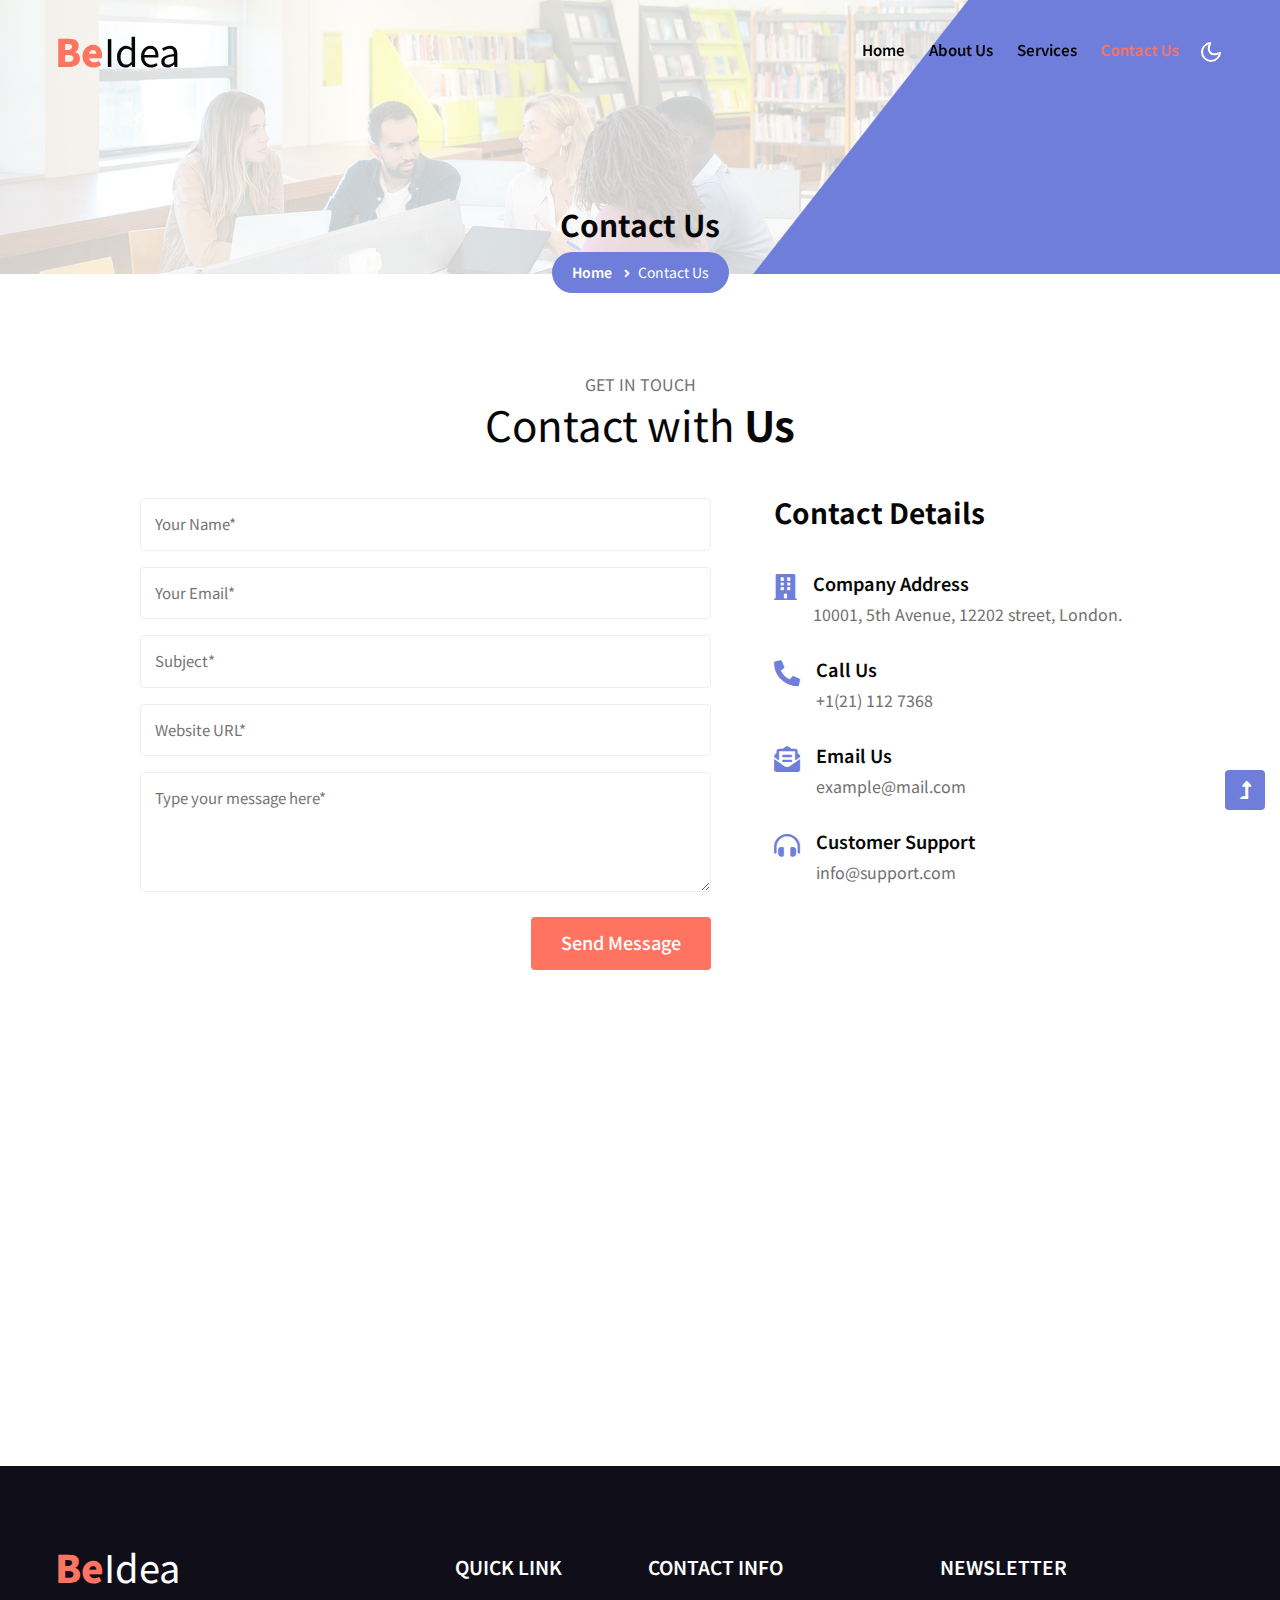
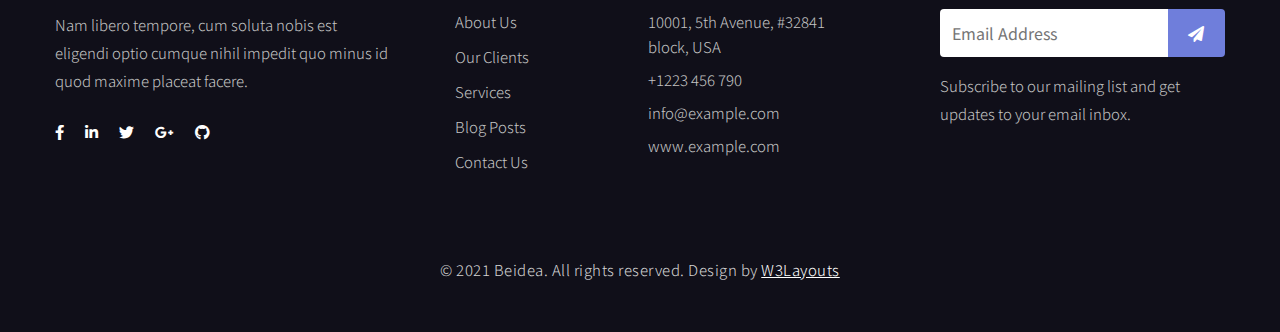
<file: contact.html>
<!--
Author: W3layouts
Author URL: http://w3layouts.com
-->
<!doctype html>
<html lang="en">

<head>
    <!-- Required meta tags -->
    <meta charset="utf-8">
    <meta name="viewport" content="width=device-width, initial-scale=1, shrink-to-fit=no">
    <title>Beidea - Corporate Category Responsive Website Template - Contact Us : W3Layouts</title>
    <!-- google-fonts -->
    <link href="//fonts.googleapis.com/css2?family=Noto+Sans+JP:wght@100;300;400;500;700;900&display=swap"
        rel="stylesheet">
    <!-- //google-fonts -->
    <!-- Template CSS Style link -->
    <link rel="stylesheet" href="assets/css/style-starter.css">
</head>

<body>
    <!--header-->
    <header id="site-header" class="fixed-top">
        <div class="container">
            <nav class="navbar navbar-expand-lg stroke px-0">
                <h1>
                    <a class="navbar-brand" href="index.html">
                        <span>Be</span>Idea</a>
                </h1>
                <!-- if logo is image enable this
    <a class="navbar-brand" href="#index.html">
        <img src="image-path" alt="Your logo" title="Your logo" style="height:35px;" />
    </a> -->
                <button class="navbar-toggler  collapsed bg-gradient" type="button" data-toggle="collapse"
                    data-target="#navbarTogglerDemo02" aria-controls="navbarTogglerDemo02" aria-expanded="false"
                    aria-label="Toggle navigation">
                    <span class="navbar-toggler-icon fa icon-expand fa-bars"></span>
                    <span class="navbar-toggler-icon fa icon-close fa-times"></span>
                </button>

                <div class="collapse navbar-collapse" id="navbarTogglerDemo02">
                    <ul class="navbar-nav ml-lg-auto">
                        <li class="nav-item">
                            <a class="nav-link" href="index.html">Home <span class="sr-only">(current)</span></a>
                        </li>
                        <li class="nav-item">
                            <a class="nav-link" href="about.html">About Us</a>
                        </li>
                        <li class="nav-item">
                            <a class="nav-link" href="services.html">Services</a>
                        </li>
                        <li class="nav-item active">
                            <a class="nav-link" href="contact.html">Contact Us</a>
                        </li>
                    </ul>
                </div>
                <!-- toggle switch for light and dark theme -->
                <div class="cont-ser-position mt-lg-2">
                    <nav class="navigation">
                        <div class="theme-switch-wrapper">
                            <label class="theme-switch" for="checkbox">
                                <input type="checkbox" id="checkbox">
                                <div class="mode-container">
                                    <i class="gg-sun"></i>
                                    <i class="gg-moon"></i>
                                </div>
                            </label>
                        </div>
                    </nav>
                </div>
                <!-- //toggle switch for light and dark theme -->
            </nav>
        </div>
    </header>
    <!--//header-->

    <!-- inner banner -->
    <div class="inner-banner">
        <div class="w3l-breadcrumb">
            <div class="container">
                <h4 class="inner-text-title font-weight-bold">Contact Us</h4>
                <ul class="breadcrumbs-custom-path">
                    <li><a href="index.html">Home</a></li>
                    <li class="active"><i class="fas fa-angle-right mx-2"></i>Contact Us</li>
                </ul>
            </div>
        </div>
    </div>
    <!-- //inner banner -->

    <!-- contact section -->
    <section class="w3l-contact py-5" id="contact">
        <div class="container py-md-5 py-4">
            <div class="title-main text-center mx-auto mb-5" style="max-width:500px;">
                <p class="text-uppercase">Get In Touch</p>
                <h3 class="title-style">Contact with <span>Us</span></h3>
            </div>
            <div class="mx-auto" style="max-width:1000px">
                <div class="row contact-block">
                    <div class="col-md-7 contact-right">
                        <form action="https://sendmail.w3layouts.com/submitForm" method="post" class="signin-form">
                            <div class="input-grids">
                                <input type="text" name="w3lName" id="w3lName" placeholder="Your Name*"
                                    class="contact-input" required="" />
                                <input type="email" name="w3lSender" id="w3lSender" placeholder="Your Email*"
                                    class="contact-input" required="" />
                                <input type="text" name="w3lSubect" id="w3lSubect" placeholder="Subject*"
                                    class="contact-input" required="" />
                                <input type="text" name="w3lWebsite" id="w3lWebsite" placeholder="Website URL*"
                                    class="contact-input" required="" />
                            </div>
                            <div class="form-input">
                                <textarea name="w3lMessage" id="w3lMessage" placeholder="Type your message here*"
                                    required=""></textarea>
                            </div>
                            <div class="text-right">
                                <button class="btn btn-style">Send Message</button>
                            </div>
                        </form>
                    </div>
                    <div class="col-md-5 contact-left pl-lg-5 mt-md-0 mt-5">
                        <h3 class="font-weight-bold mb-md-5 mb-4">Contact Details</h3>
                        <div class="cont-details">
                            <div class="d-flex contact-grid">
                                <div class="cont-left text-center mr-3">
                                    <i class="fas fa-building"></i>
                                </div>
                                <div class="cont-right">
                                    <h6>Company Address</h6>
                                    <p>10001, 5th Avenue, 12202 street, London.</p>
                                </div>
                            </div>
                            <div class="d-flex contact-grid mt-4 pt-lg-2">
                                <div class="cont-left text-center mr-3">
                                    <i class="fas fa-phone-alt"></i>
                                </div>
                                <div class="cont-right">
                                    <h6>Call Us</h6>
                                    <p><a href="tel:+1(21) 234 4567">+1(21) 112 7368</a></p>
                                </div>
                            </div>
                            <div class="d-flex contact-grid mt-4 pt-lg-2">
                                <div class="cont-left text-center mr-3">
                                    <i class="fas fa-envelope-open-text"></i>
                                </div>
                                <div class="cont-right">
                                    <h6>Email Us</h6>
                                    <p><a href="mailto:example@mail.com" class="mail">example@mail.com</a></p>
                                </div>
                            </div>
                            <div class="d-flex contact-grid mt-4 pt-lg-2">
                                <div class="cont-left text-center mr-3">
                                    <i class="fas fa-headphones-alt"></i>
                                </div>
                                <div class="cont-right">
                                    <h6>Customer Support</h6>
                                    <p><a href="mailto:info@support.com" class="mail">info@support.com</a></p>
                                </div>
                            </div>
                        </div>
                    </div>
                </div>
            </div>
        </div>
    </section>
    <!-- map -->
    <div class="map">
        <iframe
            src="https://www.google.com/maps/embed?pb=!1m18!1m12!1m3!1d317718.69319292053!2d-0.3817765050863085!3d51.528307984912544!2m3!1f0!2f0!3f0!3m2!1i1024!2i768!4f13.1!3m3!1m2!1s0x47d8a00baf21de75%3A0x52963a5addd52a99!2sLondon%2C+UK!5e0!3m2!1sen!2spl!4v1562654563739!5m2!1sen!2spl"
            width="100%" height="400" frameborder="0" style="border: 0px;" allowfullscreen=""></iframe>
    </div>
    <!-- //contact section -->

    <!-- footer -->
    <footer class="w3l-footer-16 py-5">
        <div class="container pt-md-4">
            <div class="row footer-p">
                <div class="col-lg-4 pr-lg-5">
                    <a class="footer-logo" href="index.html">
                        <span>Be</span>Idea</a>
                    <p class="mt-3">Nam libero tempore, cum soluta nobis est eligendi optio cumque nihil impedit quo
                        minus id quod maxime placeat facere.</p>
                    <div class="columns-2 mt-4">
                        <ul class="social">
                            <li><a href="#facebook"><i class="fab fa-facebook-f"></i></a>
                            </li>
                            <li><a href="#linkedin"><i class="fab fa-linkedin-in"></i></a>
                            </li>
                            <li><a href="#twitter"><i class="fab fa-twitter"></i></a>
                            </li>
                            <li><a href="#google"><i class="fab fa-google-plus-g"></i></a>
                            </li>
                            <li><a href="#github"><i class="fab fa-github"></i></a>
                            </li>
                        </ul>
                    </div>
                </div>
                <div class="col-lg-5 mt-lg-0 mt-5">
                    <div class="row">
                        <div class="col-xl-5 col-6 column">
                            <h3 class="mt-lg-3">Quick Link</h3>
                            <ul class="footer-gd-16">
                                <li><a href="about.html">About Us</a></li>
                                <li><a href="#clients">Our Clients</a></li>
                                <li><a href="services.html">Services</a></li>
                                <li><a href="#blog">Blog Posts</a></li>
                                <li><a href="contact.html">Contact Us</a></li>
                            </ul>
                        </div>
                        <div class="col-xl-5 col-6 column pl-lg-0">
                            <h3 class="mt-lg-3">Contact Info</h3>
                            <ul class="footer-contact-list">
                                <li class="">10001, 5th Avenue,
                                    #32841 block, USA</li>
                                <li class="mt-2"><a href="tel:+12 23456790">+1223 456 790</a></li>
                                <li class="mt-2"><a href="mailto:info@example.com">info@example.com</a></li>
                                <li class="mt-2"><a href="mailto:info@example.com">www.example.com</a></li>
                            </ul>
                        </div>
                    </div>
                </div>
                <div class="col-lg-3 col-md-7 col-sm-8 column mt-lg-0 mt-4 pl-xl-0">
                    <h3 class="mt-lg-3">Newsletter </h3>
                    <div class="end-column">
                        <form action="#" class="subscribe" method="post">
                            <input type="email" name="email" placeholder="Email Address" required="">
                            <button><span class="fa fa-paper-plane" aria-hidden="true"></span></button>
                        </form>
                        <p>Subscribe to our mailing list and get updates to your email inbox.</p>
                    </div>
                </div>
            </div>
            <div class="below-section text-center pt-lg-4 mt-5">
                <p class="copy-text">&copy; 2021 Beidea. All rights reserved. Design by <a href="https://w3layouts.com/"
                        target="_blank"> W3Layouts</a>
                </p>
            </div>
        </div>
    </footer>
    <!-- //footer -->

    <!-- Js scripts -->
    <!-- move top -->
    <button onclick="topFunction()" id="movetop" title="Go to top">
        <span class="fas fa-level-up-alt" aria-hidden="true"></span>
    </button>
    <script>
        // When the user scrolls down 20px from the top of the document, show the button
        window.onscroll = function () {
            scrollFunction()
        };

        function scrollFunction() {
            if (document.body.scrollTop > 20 || document.documentElement.scrollTop > 20) {
                document.getElementById("movetop").style.display = "block";
            } else {
                document.getElementById("movetop").style.display = "none";
            }
        }

        // When the user clicks on the button, scroll to the top of the document
        function topFunction() {
            document.body.scrollTop = 0;
            document.documentElement.scrollTop = 0;
        }
    </script>
    <!-- //move top -->

    <!-- common jquery plugin -->
    <script src="assets/js/jquery-3.3.1.min.js"></script>
    <!-- //common jquery plugin -->

    <!-- theme switch js (light and dark)-->
    <script src="assets/js/theme-change.js"></script>
    <script>
        function autoType(elementClass, typingSpeed) {
            var thhis = $(elementClass);
            thhis.css({
                "position": "relative",
                "display": "inline-block"
            });
            thhis.prepend('<div class="cursor" style="right: initial; left:0;"></div>');
            thhis = thhis.find(".text-js");
            var text = thhis.text().trim().split('');
            var amntOfChars = text.length;
            var newString = "";
            thhis.text("|");
            setTimeout(function () {
                thhis.css("opacity", 1);
                thhis.prev().removeAttr("style");
                thhis.text("");
                for (var i = 0; i < amntOfChars; i++) {
                    (function (i, char) {
                        setTimeout(function () {
                            newString += char;
                            thhis.text(newString);
                        }, i * typingSpeed);
                    })(i + 1, text[i]);
                }
            }, 1500);
        }

        $(document).ready(function () {
            // Now to start autoTyping just call the autoType function with the 
            // class of outer div
            // The second paramter is the speed between each letter is typed.   
            autoType(".type-js", 200);
        });
    </script>
    <!-- //theme switch js (light and dark)-->

    <!-- MENU-JS -->
    <script>
        $(window).on("scroll", function () {
            var scroll = $(window).scrollTop();

            if (scroll >= 80) {
                $("#site-header").addClass("nav-fixed");
            } else {
                $("#site-header").removeClass("nav-fixed");
            }
        });

        //Main navigation Active Class Add Remove
        $(".navbar-toggler").on("click", function () {
            $("header").toggleClass("active");
        });
        $(document).on("ready", function () {
            if ($(window).width() > 991) {
                $("header").removeClass("active");
            }
            $(window).on("resize", function () {
                if ($(window).width() > 991) {
                    $("header").removeClass("active");
                }
            });
        });
    </script>
    <!-- //MENU-JS -->

    <!-- disable body scroll which navbar is in active -->
    <script>
        $(function () {
            $('.navbar-toggler').click(function () {
                $('body').toggleClass('noscroll');
            })
        });
    </script>
    <!-- //disable body scroll which navbar is in active -->

    <!--bootstrap-->
    <script src="assets/js/bootstrap.min.js"></script>
    <!-- //bootstrap-->
    <!-- //Js scripts -->
</body>

</html>
</file>
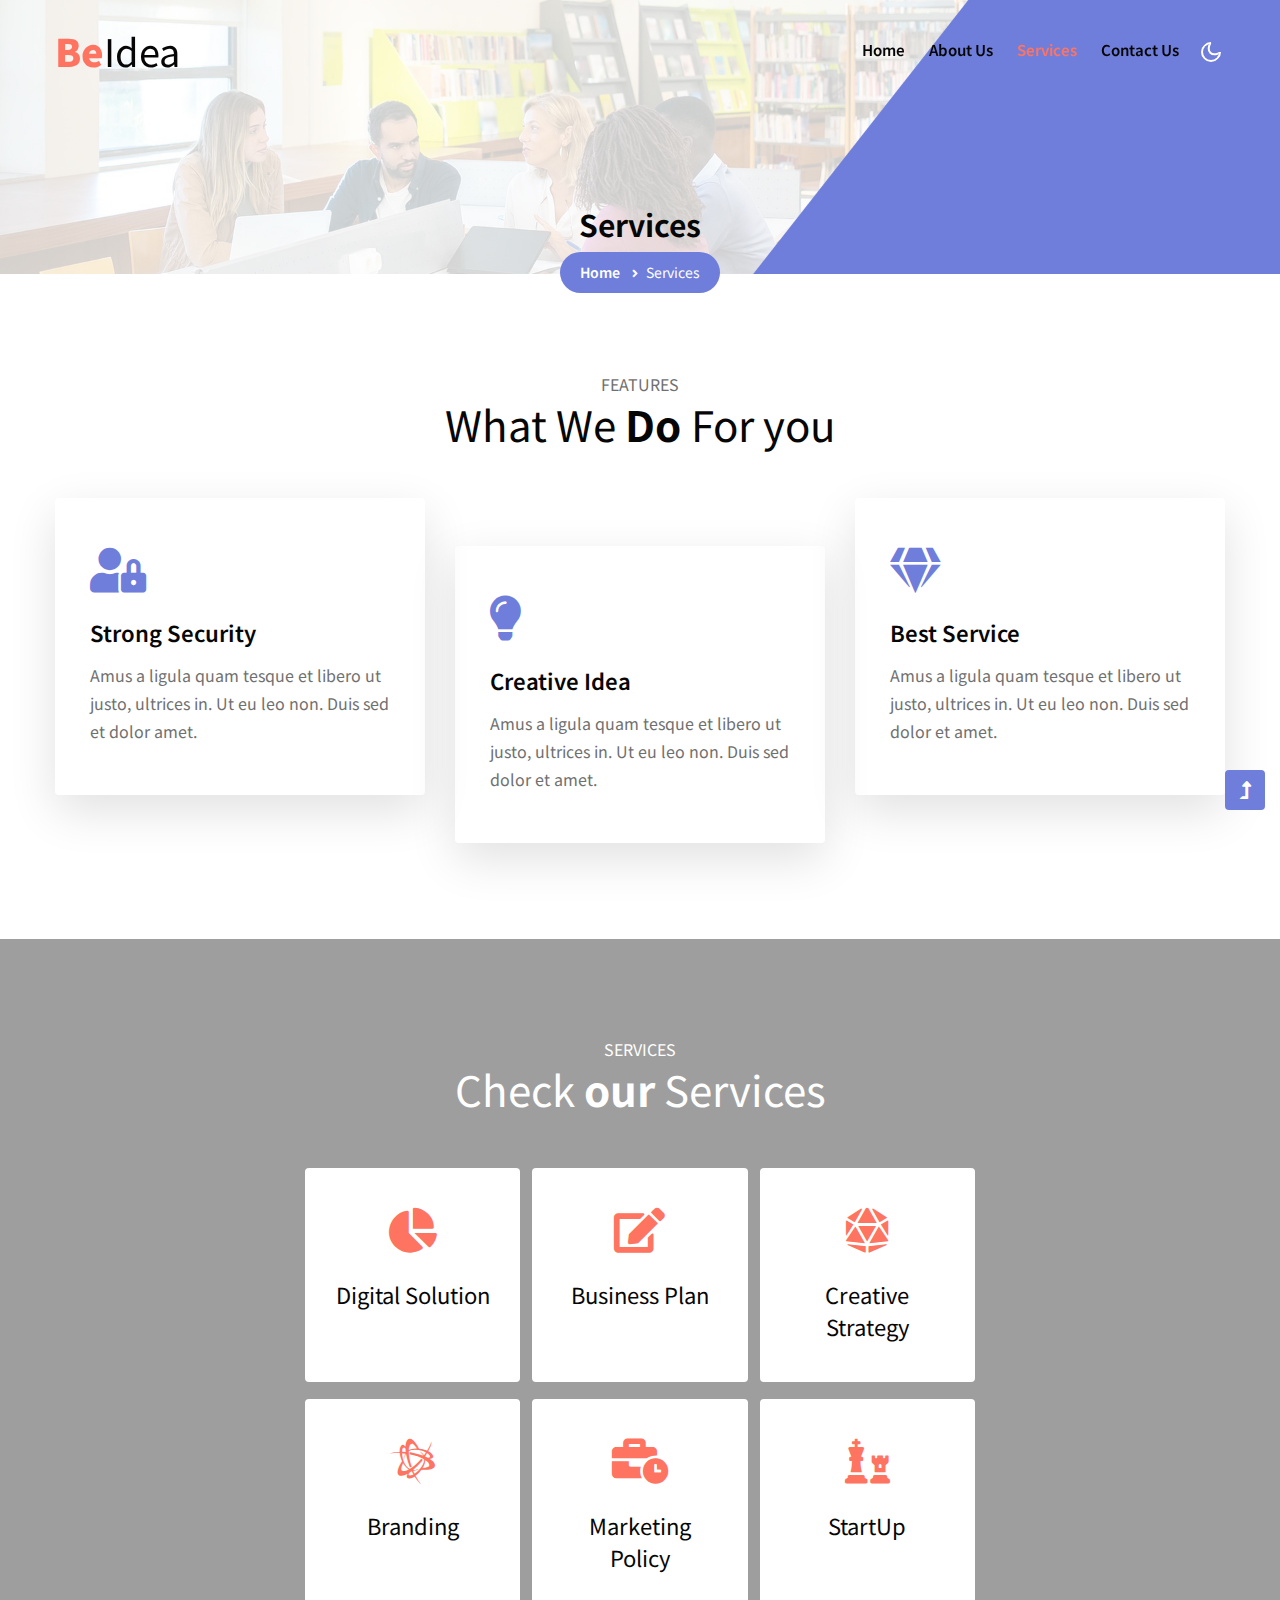
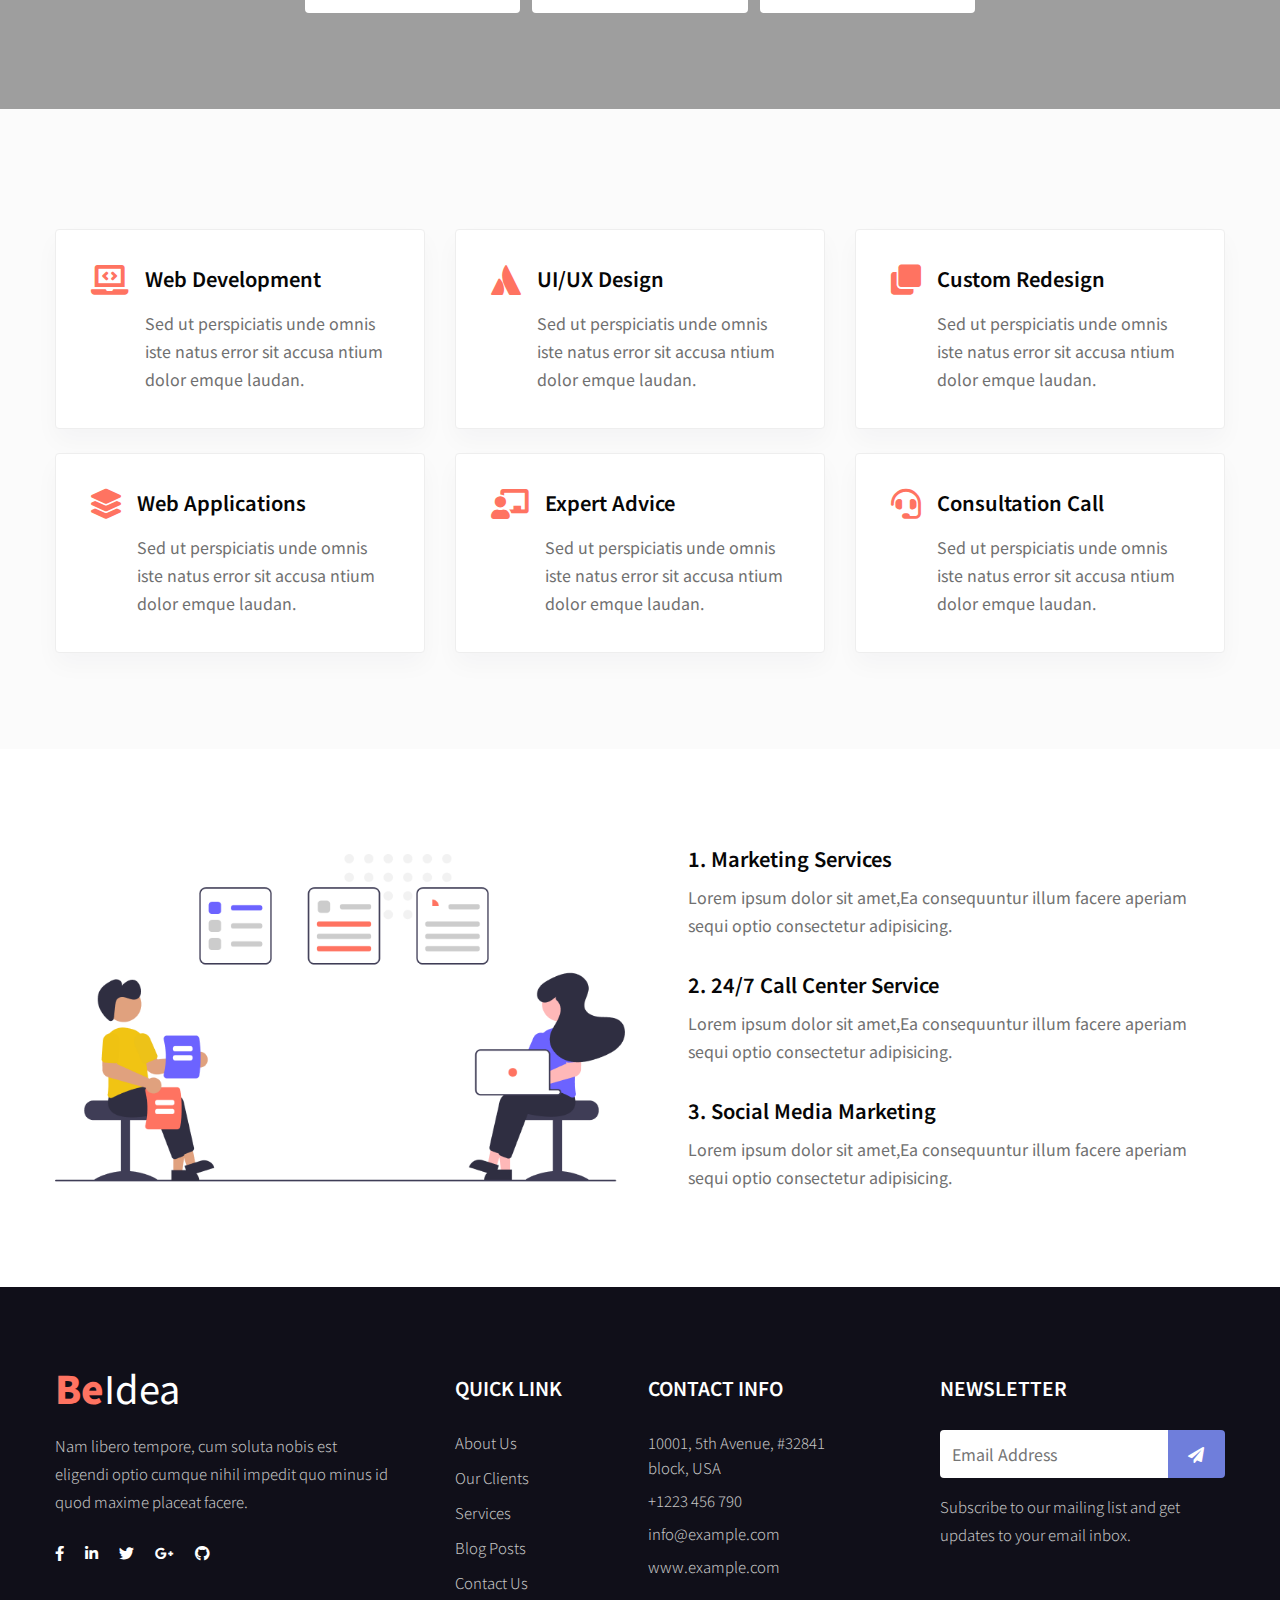
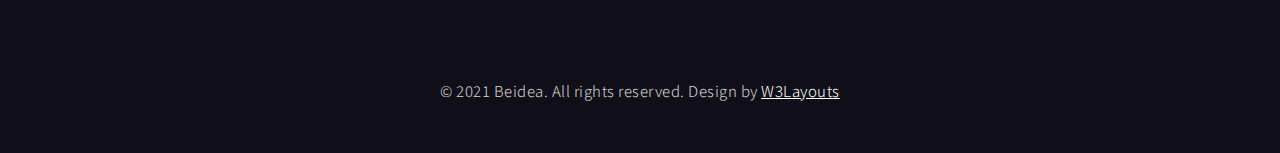
<file: services.html>
<!--
Author: W3layouts
Author URL: http://w3layouts.com
-->
<!doctype html>
<html lang="en">

<head>
    <!-- Required meta tags -->
    <meta charset="utf-8">
    <meta name="viewport" content="width=device-width, initial-scale=1, shrink-to-fit=no">
    <title>Beidea - Corporate Category Responsive Website Template - Services : W3Layouts</title>
    <!-- google-fonts -->
    <link href="//fonts.googleapis.com/css2?family=Noto+Sans+JP:wght@100;300;400;500;700;900&display=swap"
        rel="stylesheet">
    <!-- //google-fonts -->
    <!-- Template CSS Style link -->
    <link rel="stylesheet" href="assets/css/style-starter.css">
</head>

<body>
    <!--header-->
    <header id="site-header" class="fixed-top">
        <div class="container">
            <nav class="navbar navbar-expand-lg stroke px-0">
                <h1>
                    <a class="navbar-brand" href="index.html">
                        <span>Be</span>Idea</a>
                </h1>
                <!-- if logo is image enable this
    <a class="navbar-brand" href="#index.html">
        <img src="image-path" alt="Your logo" title="Your logo" style="height:35px;" />
    </a> -->
                <button class="navbar-toggler  collapsed bg-gradient" type="button" data-toggle="collapse"
                    data-target="#navbarTogglerDemo02" aria-controls="navbarTogglerDemo02" aria-expanded="false"
                    aria-label="Toggle navigation">
                    <span class="navbar-toggler-icon fa icon-expand fa-bars"></span>
                    <span class="navbar-toggler-icon fa icon-close fa-times"></span>
                </button>

                <div class="collapse navbar-collapse" id="navbarTogglerDemo02">
                    <ul class="navbar-nav ml-lg-auto">
                        <li class="nav-item">
                            <a class="nav-link" href="index.html">Home <span class="sr-only">(current)</span></a>
                        </li>
                        <li class="nav-item">
                            <a class="nav-link" href="about.html">About Us</a>
                        </li>
                        <li class="nav-item active">
                            <a class="nav-link" href="services.html">Services</a>
                        </li>
                        <li class="nav-item">
                            <a class="nav-link" href="contact.html">Contact Us</a>
                        </li>
                    </ul>
                </div>
                <!-- toggle switch for light and dark theme -->
                <div class="cont-ser-position mt-lg-2">
                    <nav class="navigation">
                        <div class="theme-switch-wrapper">
                            <label class="theme-switch" for="checkbox">
                                <input type="checkbox" id="checkbox">
                                <div class="mode-container">
                                    <i class="gg-sun"></i>
                                    <i class="gg-moon"></i>
                                </div>
                            </label>
                        </div>
                    </nav>
                </div>
                <!-- //toggle switch for light and dark theme -->
            </nav>
        </div>
    </header>
    <!--//header-->

    <!-- inner banner -->
    <div class="inner-banner">
        <div class="w3l-breadcrumb">
            <div class="container">
                <h4 class="inner-text-title font-weight-bold">Services</h4>
                <ul class="breadcrumbs-custom-path">
                    <li><a href="index.html">Home</a></li>
                    <li class="active"><i class="fas fa-angle-right mx-2"></i>Services</li>
                </ul>
            </div>
        </div>
    </div>
    <!-- //inner banner -->

    <!-- banner bottom section -->
    <section class="w3l-bottom-grids-6 py-5">
        <div class="container py-md-5 py-4">
            <div class="title-main text-center mx-auto mb-5" style="max-width:500px;">
                <p class="text-uppercase">Features</p>
                <h3 class="title-style">What We <span>Do </span> For you</h3>
            </div>
            <div class="row">
                <div class="col-lg-4 col-md-6 grids-feature">
                    <div class="area-box">
                        <i class="fas fa-user-lock"></i>
                        <h4><a href="about.html" class="title-head">Strong Security</a></h4>
                        <p class="">Amus a ligula quam tesque et libero ut justo, ultrices in. Ut eu leo non. Duis
                            sed et dolor amet.</p>
                    </div>
                </div>
                <div class="col-lg-4 col-md-6 grids-feature mt-5">
                    <div class="area-box">
                        <i class="fas fa-lightbulb"></i>
                        <h4><a href="about.html" class="title-head">Creative Idea</a></h4>
                        <p class="">Amus a ligula quam tesque et libero ut justo, ultrices in. Ut eu leo non. Duis
                            sed dolor et amet.</p>
                    </div>
                </div>
                <div class="col-lg-4 col-md-6 grids-feature mt-md-0 mt-5">
                    <div class="area-box">
                        <i class="fas fa-gem"></i>
                        <h4><a href="about.html" class="title-head">Best Service</a></h4>
                        <p class="">Amus a ligula quam tesque et libero ut justo, ultrices in. Ut eu leo non. Duis
                            sed dolor et amet.</p>
                    </div>
                </div>
            </div>
        </div>
    </section>
    <!-- //banner bottom section -->

    <!-- features section -->
    <section class="w3l-features py-5">
        <div class="container py-md-5 py-4">
            <div class="title-main text-center mx-auto mb-sm-5 mb-4" style="max-width:500px;">
                <p class="text-uppercase text-white">Services</p>
                <h3 class="title-style text-white">Check <span>our</span> Services</h3>
            </div>
            <div class="row main-cont-wthree-2 justify-content-center">
                <div class="col-lg-7 feature-grid-right">
                    <div class="call-grids-w3 d-grid">
                        <div class="grids-1 box-wrap">
                            <div class="icon">
                                <i class="fas fa-chart-pie"></i>
                            </div>
                            <h4><a href="services.html" class="title-head">
                                    Digital Solution</a></h4>
                        </div>

                        <div class="grids-1 box-wrap">
                            <div class="icon">
                                <i class="fas fa-edit"></i>
                            </div>
                            <h4><a href="services.html" class="title-head">
                                    Business Plan</a></h4>
                        </div>

                        <div class="grids-1 box-wrap">
                            <div class="icon">
                                <i class="fas fa-dice-d20"></i>
                            </div>
                            <h4><a href="services.html" class="title-head">
                                    Creative Strategy</a></h4>
                        </div>

                        <div class="grids-1 box-wrap">
                            <div class="icon">
                                <i class="fab fa-battle-net"></i>
                            </div>
                            <h4><a href="services.html" class="title-head">
                                    Branding</a></h4>
                        </div>

                        <div class="grids-1 box-wrap">
                            <div class="icon">
                                <i class="fas fa-business-time"></i>
                            </div>
                            <h4><a href="services.html" class="title-head">
                                    Marketing Policy</a></h4>
                        </div>

                        <div class="grids-1 box-wrap">
                            <div class="icon">
                                <i class="fas fa-chess"></i>
                            </div>
                            <h4><a href="services.html" class="title-head">
                                    StartUp</a></h4>
                        </div>
                    </div>
                </div>
            </div>
        </div>
    </section>
    <!-- //features section -->

    <!-- services section -->
    <section class="service2-section py-5">
        <div class="container py-md-5 py-4">
            <div class="row mt-4">
                <div class="col-lg-4 col-md-6">
                    <div class="services-main-content d-flex">
                        <div class="services-icon mr-3">
                            <i class="fas fa-laptop-code"></i>
                        </div>
                        <div class="services-content">
                            <h5 class="mb-sm-3 mb-2"><a href="#services">Web Development</a></h5>
                            <p>Sed ut perspiciatis unde omnis iste natus error sit accusa ntium dolor emque
                                laudan.</p>
                        </div>
                    </div>
                </div>
                <div class="col-lg-4 col-md-6 mt-md-0 mt-4">
                    <div class="services-main-content d-flex">
                        <div class="services-icon mr-3">
                            <i class="fab fa-atlassian"></i>
                        </div>
                        <div class="services-content">
                            <h5 class="mb-sm-3 mb-2"><a href="#services">UI/UX Design</a></h5>
                            <p>Sed ut perspiciatis unde omnis iste natus error sit accusa ntium dolor emque
                                laudan.</p>
                        </div>
                    </div>
                </div>
                <div class="col-lg-4 col-md-6 mt-lg-0 mt-4">
                    <div class="services-main-content d-flex">
                        <div class="services-icon mr-3">
                            <i class="fas fa-clone"></i>
                        </div>
                        <div class="services-content">
                            <h5 class="mb-sm-3 mb-2"><a href="#services">Custom Redesign</a></h5>
                            <p>Sed ut perspiciatis unde omnis iste natus error sit accusa ntium dolor emque
                                laudan.</p>
                        </div>
                    </div>
                </div>
                <div class="col-lg-4 col-md-6 mt-4">
                    <div class="services-main-content d-flex">
                        <div class="services-icon mr-3">
                            <i class="fas fa-layer-group"></i>
                        </div>
                        <div class="services-content">
                            <h5 class="mb-sm-3 mb-2"><a href="#services">Web Applications</a></h5>
                            <p>Sed ut perspiciatis unde omnis iste natus error sit accusa ntium dolor emque
                                laudan.</p>
                        </div>
                    </div>
                </div>
                <div class="col-lg-4 col-md-6 mt-4">
                    <div class="services-main-content d-flex">
                        <div class="services-icon mr-3">
                            <i class="fas fa-chalkboard-teacher"></i>
                        </div>
                        <div class="services-content">
                            <h5 class="mb-sm-3 mb-2"><a href="#services">Expert Advice</a></h5>
                            <p>Sed ut perspiciatis unde omnis iste natus error sit accusa ntium dolor emque
                                laudan.</p>
                        </div>
                    </div>
                </div>
                <div class="col-lg-4 col-md-6 mt-4">
                    <div class="services-main-content d-flex">
                        <div class="services-icon mr-3">
                            <i class="fas fa-headset"></i>
                        </div>
                        <div class="services-content">
                            <h5 class="mb-sm-3 mb-2"><a href="#services">Consultation Call</a></h5>
                            <p>Sed ut perspiciatis unde omnis iste natus error sit accusa ntium dolor emque
                                laudan.</p>
                        </div>
                    </div>
                </div>
            </div>
        </div>
    </section>
    <!-- //services section -->

    <!-- image with content section -->
    <section class="w3l-content-4 py-5">
        <div class="content-4-main py-md-5 py-4">
            <div class="container">
                <div class="row align-items-center">
                    <div class=" col-lg-6">
                        <img src="assets/images/ab3.png" alt="" class="img-fluid">
                    </div>
                    <div class="col-lg-6 pl-lg-5 mt-lg-0 mt-5">
                        <div class="content4-right-info mb-4 pb-2">
                            <h6><a href="#url">
                                    1. Marketing Services</a>
                            </h6>
                            <p>Lorem ipsum dolor sit amet,Ea consequuntur illum facere aperiam sequi optio
                                consectetur
                                adipisicing.</p>
                        </div>
                        <div class="content4-right-info mb-4 pb-2">
                            <h6><a href="#url">
                                    2. 24/7 Call Center Service</a>
                            </h6>
                            <p>Lorem ipsum dolor sit amet,Ea consequuntur illum facere aperiam sequi optio
                                consectetur
                                adipisicing.</p>
                        </div>
                        <div class="content4-right-info">
                            <h6><a href="#url">
                                    3. Social Media Marketing</a>
                            </h6>
                            <p>Lorem ipsum dolor sit amet,Ea consequuntur illum facere aperiam sequi optio
                                consectetur
                                adipisicing.</p>
                        </div>
                    </div>
                </div>
            </div>
        </div>
    </section>
    <!-- //image with content section -->

    <!-- footer -->
    <footer class="w3l-footer-16 py-5">
        <div class="container pt-md-4">
            <div class="row footer-p">
                <div class="col-lg-4 pr-lg-5">
                    <a class="footer-logo" href="index.html">
                        <span>Be</span>Idea</a>
                    <p class="mt-3">Nam libero tempore, cum soluta nobis est eligendi optio cumque nihil impedit quo
                        minus id quod maxime placeat facere.</p>
                    <div class="columns-2 mt-4">
                        <ul class="social">
                            <li><a href="#facebook"><i class="fab fa-facebook-f"></i></a>
                            </li>
                            <li><a href="#linkedin"><i class="fab fa-linkedin-in"></i></a>
                            </li>
                            <li><a href="#twitter"><i class="fab fa-twitter"></i></a>
                            </li>
                            <li><a href="#google"><i class="fab fa-google-plus-g"></i></a>
                            </li>
                            <li><a href="#github"><i class="fab fa-github"></i></a>
                            </li>
                        </ul>
                    </div>
                </div>
                <div class="col-lg-5 mt-lg-0 mt-5">
                    <div class="row">
                        <div class="col-xl-5 col-6 column">
                            <h3 class="mt-lg-3">Quick Link</h3>
                            <ul class="footer-gd-16">
                                <li><a href="about.html">About Us</a></li>
                                <li><a href="#clients">Our Clients</a></li>
                                <li><a href="services.html">Services</a></li>
                                <li><a href="#blog">Blog Posts</a></li>
                                <li><a href="contact.html">Contact Us</a></li>
                            </ul>
                        </div>
                        <div class="col-xl-5 col-6 column pl-lg-0">
                            <h3 class="mt-lg-3">Contact Info</h3>
                            <ul class="footer-contact-list">
                                <li class="">10001, 5th Avenue,
                                    #32841 block, USA</li>
                                <li class="mt-2"><a href="tel:+12 23456790">+1223 456 790</a></li>
                                <li class="mt-2"><a href="mailto:info@example.com">info@example.com</a></li>
                                <li class="mt-2"><a href="mailto:info@example.com">www.example.com</a></li>
                            </ul>
                        </div>
                    </div>
                </div>
                <div class="col-lg-3 col-md-7 col-sm-8 column mt-lg-0 mt-4 pl-xl-0">
                    <h3 class="mt-lg-3">Newsletter </h3>
                    <div class="end-column">
                        <form action="#" class="subscribe" method="post">
                            <input type="email" name="email" placeholder="Email Address" required="">
                            <button><span class="fa fa-paper-plane" aria-hidden="true"></span></button>
                        </form>
                        <p>Subscribe to our mailing list and get updates to your email inbox.</p>
                    </div>
                </div>
            </div>
            <div class="below-section text-center pt-lg-4 mt-5">
                <p class="copy-text">&copy; 2021 Beidea. All rights reserved. Design by <a href="https://w3layouts.com/"
                        target="_blank"> W3Layouts</a>
                </p>
            </div>
        </div>
    </footer>
    <!-- //footer -->

    <!-- Js scripts -->
    <!-- move top -->
    <button onclick="topFunction()" id="movetop" title="Go to top">
        <span class="fas fa-level-up-alt" aria-hidden="true"></span>
    </button>
    <script>
        // When the user scrolls down 20px from the top of the document, show the button
        window.onscroll = function () {
            scrollFunction()
        };

        function scrollFunction() {
            if (document.body.scrollTop > 20 || document.documentElement.scrollTop > 20) {
                document.getElementById("movetop").style.display = "block";
            } else {
                document.getElementById("movetop").style.display = "none";
            }
        }

        // When the user clicks on the button, scroll to the top of the document
        function topFunction() {
            document.body.scrollTop = 0;
            document.documentElement.scrollTop = 0;
        }
    </script>
    <!-- //move top -->

    <!-- common jquery plugin -->
    <script src="assets/js/jquery-3.3.1.min.js"></script>
    <!-- //common jquery plugin -->

    <!-- theme switch js (light and dark)-->
    <script src="assets/js/theme-change.js"></script>
    <script>
        function autoType(elementClass, typingSpeed) {
            var thhis = $(elementClass);
            thhis.css({
                "position": "relative",
                "display": "inline-block"
            });
            thhis.prepend('<div class="cursor" style="right: initial; left:0;"></div>');
            thhis = thhis.find(".text-js");
            var text = thhis.text().trim().split('');
            var amntOfChars = text.length;
            var newString = "";
            thhis.text("|");
            setTimeout(function () {
                thhis.css("opacity", 1);
                thhis.prev().removeAttr("style");
                thhis.text("");
                for (var i = 0; i < amntOfChars; i++) {
                    (function (i, char) {
                        setTimeout(function () {
                            newString += char;
                            thhis.text(newString);
                        }, i * typingSpeed);
                    })(i + 1, text[i]);
                }
            }, 1500);
        }

        $(document).ready(function () {
            // Now to start autoTyping just call the autoType function with the 
            // class of outer div
            // The second paramter is the speed between each letter is typed.   
            autoType(".type-js", 200);
        });
    </script>
    <!-- //theme switch js (light and dark)-->

    <!-- MENU-JS -->
    <script>
        $(window).on("scroll", function () {
            var scroll = $(window).scrollTop();

            if (scroll >= 80) {
                $("#site-header").addClass("nav-fixed");
            } else {
                $("#site-header").removeClass("nav-fixed");
            }
        });

        //Main navigation Active Class Add Remove
        $(".navbar-toggler").on("click", function () {
            $("header").toggleClass("active");
        });
        $(document).on("ready", function () {
            if ($(window).width() > 991) {
                $("header").removeClass("active");
            }
            $(window).on("resize", function () {
                if ($(window).width() > 991) {
                    $("header").removeClass("active");
                }
            });
        });
    </script>
    <!-- //MENU-JS -->

    <!-- disable body scroll which navbar is in active -->
    <script>
        $(function () {
            $('.navbar-toggler').click(function () {
                $('body').toggleClass('noscroll');
            })
        });
    </script>
    <!-- //disable body scroll which navbar is in active -->

    <!--bootstrap-->
    <script src="assets/js/bootstrap.min.js"></script>
    <!-- //bootstrap-->
    <!-- //Js scripts -->
</body>

</html>
</file>
<file: assets/css/style-starter.css>
@charset "UTF-8";

/*--
Author: W3layouts
Author URL: http://w3layouts.com
--*/
/*!
 * Bootstrap v4.4.1 (https://getbootstrap.com/)
 * Copyright 2011-2019 The Bootstrap Authors
 * Copyright 2011-2019 Twitter, Inc.
 * Licensed under MIT (https://github.com/twbs/bootstrap/blob/master/LICENSE)
 */
:root {
  --blue: #007bff;
  --indigo: #6610f2;
  --purple: #6f42c1;
  --pink: #e83e8c;
  --red: #dc3545;
  --orange: #fd7e14;
  --yellow: #ffc107;
  --green: #28a745;
  --teal: #20c997;
  --cyan: #17a2b8;
  --white: #fff;
  --gray: #6c757d;
  --gray-dark: #343a40;
  --primary: #ff4c4c;
  --secondary: #e71d36;
  --success: #28a745;
  --info: #17a2b8;
  --warning: #ffc107;
  --danger: #dc3545;
  --light: #f8f9fa;
  --dark: #343a40;
  --breakpoint-xs: 0;
  --breakpoint-sm: 576px;
  --breakpoint-md: 768px;
  --breakpoint-lg: 992px;
  --breakpoint-xl: 1200px;
  --font-family-sans-serif: -apple-system, BlinkMacSystemFont, "Segoe UI", Roboto, "Helvetica Neue", Arial, "Noto Sans", sans-serif, "Apple Color Emoji", "Segoe UI Emoji", "Segoe UI Symbol", "Noto Color Emoji";
  --font-family-monospace: SFMono-Regular, Menlo, Monaco, Consolas, "Liberation Mono", "Courier New", monospace;
}

*,
*::before,
*::after {
  box-sizing: border-box;
}

html {
  font-family: sans-serif;
  line-height: 1.15;
  -webkit-text-size-adjust: 100%;
  -webkit-tap-highlight-color: rgba(0, 0, 0, 0);
}

article,
aside,
figcaption,
figure,
footer,
header,
hgroup,
main,
nav,
section {
  display: block;
}

body {
  margin: 0;
  font-family: -apple-system, BlinkMacSystemFont, "Segoe UI", Roboto, "Helvetica Neue", Arial, "Noto Sans", sans-serif, "Apple Color Emoji", "Segoe UI Emoji", "Segoe UI Symbol", "Noto Color Emoji";
  font-size: 1rem;
  font-weight: 400;
  line-height: 1.5;
  color: #212529;
  text-align: left;
  background-color: #fff;
}

[tabindex="-1"]:focus:not(:focus-visible) {
  outline: 0 !important;
}

hr {
  box-sizing: content-box;
  height: 0;
  overflow: visible;
}

h1,
h2,
h3,
h4,
h5,
h6 {
  margin-top: 0;
  margin-bottom: 0.5rem;
}

p {
  margin-top: 0;
  margin-bottom: 1rem;
}

abbr[title],
abbr[data-original-title] {
  text-decoration: underline;
  -webkit-text-decoration: underline dotted;
  text-decoration: underline dotted;
  cursor: help;
  border-bottom: 0;
  -webkit-text-decoration-skip-ink: none;
  text-decoration-skip-ink: none;
}

address {
  margin-bottom: 1rem;
  font-style: normal;
  line-height: inherit;
}

ol,
ul,
dl {
  margin-top: 0;
  margin-bottom: 1rem;
}

ol ol,
ul ul,
ol ul,
ul ol {
  margin-bottom: 0;
}

dt {
  font-weight: 600;
}

dd {
  margin-bottom: .5rem;
  margin-left: 0;
}

blockquote {
  margin: 0 0 1rem;
}

b,
strong {
  font-weight: bolder;
}

small {
  font-size: 80%;
}

sub,
sup {
  position: relative;
  font-size: 75%;
  line-height: 0;
  vertical-align: baseline;
}

sub {
  bottom: -.25em;
}

sup {
  top: -.5em;
}

a {
  color: var(--font-color);
  text-decoration: none;
  transition: 0.3s ease-out;
}

a:hover {
  color: var(--primary-color);
  text-decoration: underline;
  transition: 0.3s ease-out;
}

a,
a:hover,
button,
button:hover {
  text-decoration: none;
  transition: 0.3s ease-out;
}

a:not([href]) {
  color: inherit;
  text-decoration: none;
}

a:not([href]):hover {
  color: inherit;
  text-decoration: none;
}

pre,
code,
kbd,
samp {
  font-family: SFMono-Regular, Menlo, Monaco, Consolas, "Liberation Mono", "Courier New", monospace;
  font-size: 1em;
}

pre {
  margin-top: 0;
  margin-bottom: 1rem;
  overflow: auto;
}

figure {
  margin: 0 0 1rem;
}

img {
  vertical-align: middle;
  border-style: none;
}

svg {
  overflow: hidden;
  vertical-align: middle;
}

table {
  border-collapse: collapse;
}

caption {
  padding-top: 0.75rem;
  padding-bottom: 0.75rem;
  color: #6c757d;
  text-align: left;
  caption-side: bottom;
}

th {
  text-align: inherit;
}

label {
  display: inline-block;
  margin-bottom: 0.5rem;
}

button {
  border-radius: 0;
}

button:focus {
  outline: 1px dotted;
  outline: 5px auto -webkit-focus-ring-color;
}

input,
button,
select,
optgroup,
textarea {
  margin: 0;
  font-family: inherit;
  font-size: inherit;
  line-height: inherit;
}

button,
input {
  overflow: visible;
}

button,
select {
  text-transform: none;
}

select {
  word-wrap: normal;
}

button,
[type="button"],
[type="reset"],
[type="submit"] {
  -webkit-appearance: button;
}

button:not(:disabled),
[type="button"]:not(:disabled),
[type="reset"]:not(:disabled),
[type="submit"]:not(:disabled) {
  cursor: pointer;
}

button::-moz-focus-inner,
[type="button"]::-moz-focus-inner,
[type="reset"]::-moz-focus-inner,
[type="submit"]::-moz-focus-inner {
  padding: 0;
  border-style: none;
}

input[type="radio"],
input[type="checkbox"] {
  box-sizing: border-box;
  padding: 0;
}

input[type="date"],
input[type="time"],
input[type="datetime-local"],
input[type="month"] {
  -webkit-appearance: listbox;
}

textarea {
  overflow: auto;
  resize: vertical;
}

fieldset {
  min-width: 0;
  padding: 0;
  margin: 0;
  border: 0;
}

legend {
  display: block;
  width: 100%;
  max-width: 100%;
  padding: 0;
  margin-bottom: .5rem;
  font-size: 1.5rem;
  line-height: inherit;
  color: inherit;
  white-space: normal;
}

@media (max-width: 1200px) {
  legend {
    font-size: calc(1.275rem + 0.3vw);
  }
}

progress {
  vertical-align: baseline;
}

[type="number"]::-webkit-inner-spin-button,
[type="number"]::-webkit-outer-spin-button {
  height: auto;
}

[type="search"] {
  outline-offset: -2px;
  -webkit-appearance: none;
}

[type="search"]::-webkit-search-decoration {
  -webkit-appearance: none;
}

::-webkit-file-upload-button {
  font: inherit;
  -webkit-appearance: button;
}

output {
  display: inline-block;
}

summary {
  display: list-item;
  cursor: pointer;
}

template {
  display: none;
}

[hidden] {
  display: none !important;
}

h1,
h2,
h3,
h4,
h5,
h6,
.h1,
.h2,
.h3,
.h4,
.h5,
.h6 {
  margin-bottom: 0.5rem;
  font-weight: 400;
  line-height: 28px;
}

h1,
.h1 {
  font-size: 2.5rem;
}

@media (max-width: 1200px) {

  h1,
  .h1 {
    font-size: calc(1.375rem + 1.5vw);
  }
}

h2,
.h2 {
  font-size: 2rem;
}

@media (max-width: 1200px) {

  h2,
  .h2 {
    font-size: calc(1.325rem + 0.9vw);
  }
}

h3,
.h3 {
  font-size: 1.75rem;
}

@media (max-width: 1200px) {

  h3,
  .h3 {
    font-size: calc(1.3rem + 0.6vw);
  }
}

h4,
.h4 {
  font-size: 1.5rem;
}

@media (max-width: 1200px) {

  h4,
  .h4 {
    font-size: calc(1.275rem + 0.3vw);
  }
}

h5,
.h5 {
  font-size: 1.25rem;
}

h6,
.h6 {
  font-size: 1rem;
}

.lead {
  font-size: 1.25rem;
  font-weight: 300;
}

.display-1 {
  font-size: 6rem;
  font-weight: 300;
  line-height: 1.2;
}

@media (max-width: 1200px) {
  .display-1 {
    font-size: calc(1.725rem + 5.7vw);
  }
}

.display-2 {
  font-size: 5.5rem;
  font-weight: 300;
  line-height: 1.2;
}

@media (max-width: 1200px) {
  .display-2 {
    font-size: calc(1.675rem + 5.1vw);
  }
}

.display-3 {
  font-size: 4.5rem;
  font-weight: 300;
  line-height: 1.2;
}

@media (max-width: 1200px) {
  .display-3 {
    font-size: calc(1.575rem + 3.9vw);
  }
}

.display-4 {
  font-size: 3.5rem;
  font-weight: 300;
  line-height: 1.2;
}

@media (max-width: 1200px) {
  .display-4 {
    font-size: calc(1.475rem + 2.7vw);
  }
}

hr {
  margin-top: 1rem;
  margin-bottom: 1rem;
  border: 0;
  border-top: 1px solid rgba(0, 0, 0, 0.1);
}

small,
.small {
  font-size: 80%;
  font-weight: 400;
}

mark,
.mark {
  padding: 0.2em;
  background-color: #fcf8e3;
}

.list-unstyled {
  padding-left: 0;
  list-style: none;
}

.list-inline {
  padding-left: 0;
  list-style: none;
}

.list-inline-item {
  display: inline-block;
}

.list-inline-item:not(:last-child) {
  margin-right: 0.5rem;
}

.initialism {
  font-size: 90%;
  text-transform: uppercase;
}

.blockquote {
  margin-bottom: 1rem;
  font-size: 1.25rem;
}

.blockquote-footer {
  display: block;
  font-size: 80%;
  color: #6c757d;
}

.blockquote-footer::before {
  content: "\2014\00A0";
}

.img-fluid {
  max-width: 100%;
  height: auto;
}

.img-thumbnail {
  padding: 0.25rem;
  background-color: #fff;
  border: 1px solid #dee2e6;
  border-radius: 0.25rem;
  max-width: 100%;
  height: auto;
}

.figure {
  display: inline-block;
}

.figure-img {
  margin-bottom: 0.5rem;
  line-height: 1;
}

.figure-caption {
  font-size: 90%;
  color: #6c757d;
}

code {
  font-size: 87.5%;
  color: #e83e8c;
  word-wrap: break-word;
}

a>code {
  color: inherit;
}

kbd {
  padding: 0.2rem 0.4rem;
  font-size: 87.5%;
  color: #fff;
  background-color: #212529;
  border-radius: 0.2rem;
}

kbd kbd {
  padding: 0;
  font-size: 100%;
  font-weight: 600;
}

pre {
  display: block;
  font-size: 87.5%;
  color: #212529;
}

pre code {
  font-size: inherit;
  color: inherit;
  word-break: normal;
}

.pre-scrollable {
  max-height: 340px;
  overflow-y: scroll;
}

.container {
  width: 100%;
  padding-right: 15px;
  padding-left: 15px;
  margin-right: auto;
  margin-left: auto;
}

@media (min-width: 576px) {
  .container {
    max-width: 540px;
  }
}

@media (min-width: 768px) {
  .container {
    max-width: 720px;
  }
}

@media (min-width: 992px) {
  .container {
    max-width: 960px;
  }
}

@media (min-width: 1200px) {
  .container {
    max-width: 1140px;
  }
}

.container-fluid,
.container-sm,
.container-md,
.container-lg,
.container-xl {
  width: 100%;
  padding-right: 15px;
  padding-left: 15px;
  margin-right: auto;
  margin-left: auto;
}

@media (min-width: 576px) {

  .container,
  .container-sm {
    max-width: 540px;
  }
}

@media (min-width: 768px) {

  .container,
  .container-sm,
  .container-md {
    max-width: 720px;
  }
}

@media (min-width: 992px) {

  .container,
  .container-sm,
  .container-md,
  .container-lg {
    max-width: 960px;
  }
}

@media (min-width: 1200px) {

  .container,
  .container-sm,
  .container-md,
  .container-lg,
  .container-xl {
    max-width: 1140px;
  }
}

.row {
  display: flex;
  flex-wrap: wrap;
  margin-right: -15px;
  margin-left: -15px;
}

.no-gutters {
  margin-right: 0;
  margin-left: 0;
}

.no-gutters>.col,
.no-gutters>[class*="col-"] {
  padding-right: 0;
  padding-left: 0;
}

.col-1,
.col-2,
.col-3,
.col-4,
.col-5,
.col-6,
.col-7,
.col-8,
.col-9,
.col-10,
.col-11,
.col-12,
.col,
.col-auto,
.col-sm-1,
.col-sm-2,
.col-sm-3,
.col-sm-4,
.col-sm-5,
.col-sm-6,
.col-sm-7,
.col-sm-8,
.col-sm-9,
.col-sm-10,
.col-sm-11,
.col-sm-12,
.col-sm,
.col-sm-auto,
.col-md-1,
.col-md-2,
.col-md-3,
.col-md-4,
.col-md-5,
.col-md-6,
.col-md-7,
.col-md-8,
.col-md-9,
.col-md-10,
.col-md-11,
.col-md-12,
.col-md,
.col-md-auto,
.col-lg-1,
.col-lg-2,
.col-lg-3,
.col-lg-4,
.col-lg-5,
.col-lg-6,
.col-lg-7,
.col-lg-8,
.col-lg-9,
.col-lg-10,
.col-lg-11,
.col-lg-12,
.col-lg,
.col-lg-auto,
.col-xl-1,
.col-xl-2,
.col-xl-3,
.col-xl-4,
.col-xl-5,
.col-xl-6,
.col-xl-7,
.col-xl-8,
.col-xl-9,
.col-xl-10,
.col-xl-11,
.col-xl-12,
.col-xl,
.col-xl-auto {
  position: relative;
  width: 100%;
  padding-right: 15px;
  padding-left: 15px;
}

.col {
  flex-basis: 0;
  flex-grow: 1;
  max-width: 100%;
}

.row-cols-1>* {
  flex: 0 0 100%;
  max-width: 100%;
}

.row-cols-2>* {
  flex: 0 0 50%;
  max-width: 50%;
}

.row-cols-3>* {
  flex: 0 0 33.33333%;
  max-width: 33.33333%;
}

.row-cols-4>* {
  flex: 0 0 25%;
  max-width: 25%;
}

.row-cols-5>* {
  flex: 0 0 20%;
  max-width: 20%;
}

.row-cols-6>* {
  flex: 0 0 16.66667%;
  max-width: 16.66667%;
}

.col-auto {
  flex: 0 0 auto;
  width: auto;
  max-width: 100%;
}

.col-1 {
  flex: 0 0 8.33333%;
  max-width: 8.33333%;
}

.col-2 {
  flex: 0 0 16.66667%;
  max-width: 16.66667%;
}

.col-3 {
  flex: 0 0 25%;
  max-width: 25%;
}

.col-4 {
  flex: 0 0 33.33333%;
  max-width: 33.33333%;
}

.col-5 {
  flex: 0 0 41.66667%;
  max-width: 41.66667%;
}

.col-6 {
  flex: 0 0 50%;
  max-width: 50%;
}

.col-7 {
  flex: 0 0 58.33333%;
  max-width: 58.33333%;
}

.col-8 {
  flex: 0 0 66.66667%;
  max-width: 66.66667%;
}

.col-9 {
  flex: 0 0 75%;
  max-width: 75%;
}

.col-10 {
  flex: 0 0 83.33333%;
  max-width: 83.33333%;
}

.col-11 {
  flex: 0 0 91.66667%;
  max-width: 91.66667%;
}

.col-12 {
  flex: 0 0 100%;
  max-width: 100%;
}

.order-first {
  order: -1;
}

.order-last {
  order: 13;
}

.order-0 {
  order: 0;
}

.order-1 {
  order: 1;
}

.order-2 {
  order: 2;
}

.order-3 {
  order: 3;
}

.order-4 {
  order: 4;
}

.order-5 {
  order: 5;
}

.order-6 {
  order: 6;
}

.order-7 {
  order: 7;
}

.order-8 {
  order: 8;
}

.order-9 {
  order: 9;
}

.order-10 {
  order: 10;
}

.order-11 {
  order: 11;
}

.order-12 {
  order: 12;
}

.offset-1 {
  margin-left: 8.33333%;
}

.offset-2 {
  margin-left: 16.66667%;
}

.offset-3 {
  margin-left: 25%;
}

.offset-4 {
  margin-left: 33.33333%;
}

.offset-5 {
  margin-left: 41.66667%;
}

.offset-6 {
  margin-left: 50%;
}

.offset-7 {
  margin-left: 58.33333%;
}

.offset-8 {
  margin-left: 66.66667%;
}

.offset-9 {
  margin-left: 75%;
}

.offset-10 {
  margin-left: 83.33333%;
}

.offset-11 {
  margin-left: 91.66667%;
}

@media (min-width: 576px) {
  .col-sm {
    flex-basis: 0;
    flex-grow: 1;
    max-width: 100%;
  }

  .row-cols-sm-1>* {
    flex: 0 0 100%;
    max-width: 100%;
  }

  .row-cols-sm-2>* {
    flex: 0 0 50%;
    max-width: 50%;
  }

  .row-cols-sm-3>* {
    flex: 0 0 33.33333%;
    max-width: 33.33333%;
  }

  .row-cols-sm-4>* {
    flex: 0 0 25%;
    max-width: 25%;
  }

  .row-cols-sm-5>* {
    flex: 0 0 20%;
    max-width: 20%;
  }

  .row-cols-sm-6>* {
    flex: 0 0 16.66667%;
    max-width: 16.66667%;
  }

  .col-sm-auto {
    flex: 0 0 auto;
    width: auto;
    max-width: 100%;
  }

  .col-sm-1 {
    flex: 0 0 8.33333%;
    max-width: 8.33333%;
  }

  .col-sm-2 {
    flex: 0 0 16.66667%;
    max-width: 16.66667%;
  }

  .col-sm-3 {
    flex: 0 0 25%;
    max-width: 25%;
  }

  .col-sm-4 {
    flex: 0 0 33.33333%;
    max-width: 33.33333%;
  }

  .col-sm-5 {
    flex: 0 0 41.66667%;
    max-width: 41.66667%;
  }

  .col-sm-6 {
    flex: 0 0 50%;
    max-width: 50%;
  }

  .col-sm-7 {
    flex: 0 0 58.33333%;
    max-width: 58.33333%;
  }

  .col-sm-8 {
    flex: 0 0 66.66667%;
    max-width: 66.66667%;
  }

  .col-sm-9 {
    flex: 0 0 75%;
    max-width: 75%;
  }

  .col-sm-10 {
    flex: 0 0 83.33333%;
    max-width: 83.33333%;
  }

  .col-sm-11 {
    flex: 0 0 91.66667%;
    max-width: 91.66667%;
  }

  .col-sm-12 {
    flex: 0 0 100%;
    max-width: 100%;
  }

  .order-sm-first {
    order: -1;
  }

  .order-sm-last {
    order: 13;
  }

  .order-sm-0 {
    order: 0;
  }

  .order-sm-1 {
    order: 1;
  }

  .order-sm-2 {
    order: 2;
  }

  .order-sm-3 {
    order: 3;
  }

  .order-sm-4 {
    order: 4;
  }

  .order-sm-5 {
    order: 5;
  }

  .order-sm-6 {
    order: 6;
  }

  .order-sm-7 {
    order: 7;
  }

  .order-sm-8 {
    order: 8;
  }

  .order-sm-9 {
    order: 9;
  }

  .order-sm-10 {
    order: 10;
  }

  .order-sm-11 {
    order: 11;
  }

  .order-sm-12 {
    order: 12;
  }

  .offset-sm-0 {
    margin-left: 0;
  }

  .offset-sm-1 {
    margin-left: 8.33333%;
  }

  .offset-sm-2 {
    margin-left: 16.66667%;
  }

  .offset-sm-3 {
    margin-left: 25%;
  }

  .offset-sm-4 {
    margin-left: 33.33333%;
  }

  .offset-sm-5 {
    margin-left: 41.66667%;
  }

  .offset-sm-6 {
    margin-left: 50%;
  }

  .offset-sm-7 {
    margin-left: 58.33333%;
  }

  .offset-sm-8 {
    margin-left: 66.66667%;
  }

  .offset-sm-9 {
    margin-left: 75%;
  }

  .offset-sm-10 {
    margin-left: 83.33333%;
  }

  .offset-sm-11 {
    margin-left: 91.66667%;
  }
}

@media (min-width: 768px) {
  .col-md {
    flex-basis: 0;
    flex-grow: 1;
    max-width: 100%;
  }

  .row-cols-md-1>* {
    flex: 0 0 100%;
    max-width: 100%;
  }

  .row-cols-md-2>* {
    flex: 0 0 50%;
    max-width: 50%;
  }

  .row-cols-md-3>* {
    flex: 0 0 33.33333%;
    max-width: 33.33333%;
  }

  .row-cols-md-4>* {
    flex: 0 0 25%;
    max-width: 25%;
  }

  .row-cols-md-5>* {
    flex: 0 0 20%;
    max-width: 20%;
  }

  .row-cols-md-6>* {
    flex: 0 0 16.66667%;
    max-width: 16.66667%;
  }

  .col-md-auto {
    flex: 0 0 auto;
    width: auto;
    max-width: 100%;
  }

  .col-md-1 {
    flex: 0 0 8.33333%;
    max-width: 8.33333%;
  }

  .col-md-2 {
    flex: 0 0 16.66667%;
    max-width: 16.66667%;
  }

  .col-md-3 {
    flex: 0 0 25%;
    max-width: 25%;
  }

  .col-md-4 {
    flex: 0 0 33.33333%;
    max-width: 33.33333%;
  }

  .col-md-5 {
    flex: 0 0 41.66667%;
    max-width: 41.66667%;
  }

  .col-md-6 {
    flex: 0 0 50%;
    max-width: 50%;
  }

  .col-md-7 {
    flex: 0 0 58.33333%;
    max-width: 58.33333%;
  }

  .col-md-8 {
    flex: 0 0 66.66667%;
    max-width: 66.66667%;
  }

  .col-md-9 {
    flex: 0 0 75%;
    max-width: 75%;
  }

  .col-md-10 {
    flex: 0 0 83.33333%;
    max-width: 83.33333%;
  }

  .col-md-11 {
    flex: 0 0 91.66667%;
    max-width: 91.66667%;
  }

  .col-md-12 {
    flex: 0 0 100%;
    max-width: 100%;
  }

  .order-md-first {
    order: -1;
  }

  .order-md-last {
    order: 13;
  }

  .order-md-0 {
    order: 0;
  }

  .order-md-1 {
    order: 1;
  }

  .order-md-2 {
    order: 2;
  }

  .order-md-3 {
    order: 3;
  }

  .order-md-4 {
    order: 4;
  }

  .order-md-5 {
    order: 5;
  }

  .order-md-6 {
    order: 6;
  }

  .order-md-7 {
    order: 7;
  }

  .order-md-8 {
    order: 8;
  }

  .order-md-9 {
    order: 9;
  }

  .order-md-10 {
    order: 10;
  }

  .order-md-11 {
    order: 11;
  }

  .order-md-12 {
    order: 12;
  }

  .offset-md-0 {
    margin-left: 0;
  }

  .offset-md-1 {
    margin-left: 8.33333%;
  }

  .offset-md-2 {
    margin-left: 16.66667%;
  }

  .offset-md-3 {
    margin-left: 25%;
  }

  .offset-md-4 {
    margin-left: 33.33333%;
  }

  .offset-md-5 {
    margin-left: 41.66667%;
  }

  .offset-md-6 {
    margin-left: 50%;
  }

  .offset-md-7 {
    margin-left: 58.33333%;
  }

  .offset-md-8 {
    margin-left: 66.66667%;
  }

  .offset-md-9 {
    margin-left: 75%;
  }

  .offset-md-10 {
    margin-left: 83.33333%;
  }

  .offset-md-11 {
    margin-left: 91.66667%;
  }
}

@media (min-width: 992px) {
  .col-lg {
    flex-basis: 0;
    flex-grow: 1;
    max-width: 100%;
  }

  .row-cols-lg-1>* {
    flex: 0 0 100%;
    max-width: 100%;
  }

  .row-cols-lg-2>* {
    flex: 0 0 50%;
    max-width: 50%;
  }

  .row-cols-lg-3>* {
    flex: 0 0 33.33333%;
    max-width: 33.33333%;
  }

  .row-cols-lg-4>* {
    flex: 0 0 25%;
    max-width: 25%;
  }

  .row-cols-lg-5>* {
    flex: 0 0 20%;
    max-width: 20%;
  }

  .row-cols-lg-6>* {
    flex: 0 0 16.66667%;
    max-width: 16.66667%;
  }

  .col-lg-auto {
    flex: 0 0 auto;
    width: auto;
    max-width: 100%;
  }

  .col-lg-1 {
    flex: 0 0 8.33333%;
    max-width: 8.33333%;
  }

  .col-lg-2 {
    flex: 0 0 16.66667%;
    max-width: 16.66667%;
  }

  .col-lg-3 {
    flex: 0 0 25%;
    max-width: 25%;
  }

  .col-lg-4 {
    flex: 0 0 33.33333%;
    max-width: 33.33333%;
  }

  .col-lg-5 {
    flex: 0 0 41.66667%;
    max-width: 41.66667%;
  }

  .col-lg-6 {
    flex: 0 0 50%;
    max-width: 50%;
  }

  .col-lg-7 {
    flex: 0 0 58.33333%;
    max-width: 58.33333%;
  }

  .col-lg-8 {
    flex: 0 0 66.66667%;
    max-width: 66.66667%;
  }

  .col-lg-9 {
    flex: 0 0 75%;
    max-width: 75%;
  }

  .col-lg-10 {
    flex: 0 0 83.33333%;
    max-width: 83.33333%;
  }

  .col-lg-11 {
    flex: 0 0 91.66667%;
    max-width: 91.66667%;
  }

  .col-lg-12 {
    flex: 0 0 100%;
    max-width: 100%;
  }

  .order-lg-first {
    order: -1;
  }

  .order-lg-last {
    order: 13;
  }

  .order-lg-0 {
    order: 0;
  }

  .order-lg-1 {
    order: 1;
  }

  .order-lg-2 {
    order: 2;
  }

  .order-lg-3 {
    order: 3;
  }

  .order-lg-4 {
    order: 4;
  }

  .order-lg-5 {
    order: 5;
  }

  .order-lg-6 {
    order: 6;
  }

  .order-lg-7 {
    order: 7;
  }

  .order-lg-8 {
    order: 8;
  }

  .order-lg-9 {
    order: 9;
  }

  .order-lg-10 {
    order: 10;
  }

  .order-lg-11 {
    order: 11;
  }

  .order-lg-12 {
    order: 12;
  }

  .offset-lg-0 {
    margin-left: 0;
  }

  .offset-lg-1 {
    margin-left: 8.33333%;
  }

  .offset-lg-2 {
    margin-left: 16.66667%;
  }

  .offset-lg-3 {
    margin-left: 25%;
  }

  .offset-lg-4 {
    margin-left: 33.33333%;
  }

  .offset-lg-5 {
    margin-left: 41.66667%;
  }

  .offset-lg-6 {
    margin-left: 50%;
  }

  .offset-lg-7 {
    margin-left: 58.33333%;
  }

  .offset-lg-8 {
    margin-left: 66.66667%;
  }

  .offset-lg-9 {
    margin-left: 75%;
  }

  .offset-lg-10 {
    margin-left: 83.33333%;
  }

  .offset-lg-11 {
    margin-left: 91.66667%;
  }
}

@media (min-width: 1200px) {
  .col-xl {
    flex-basis: 0;
    flex-grow: 1;
    max-width: 100%;
  }

  .row-cols-xl-1>* {
    flex: 0 0 100%;
    max-width: 100%;
  }

  .row-cols-xl-2>* {
    flex: 0 0 50%;
    max-width: 50%;
  }

  .row-cols-xl-3>* {
    flex: 0 0 33.33333%;
    max-width: 33.33333%;
  }

  .row-cols-xl-4>* {
    flex: 0 0 25%;
    max-width: 25%;
  }

  .row-cols-xl-5>* {
    flex: 0 0 20%;
    max-width: 20%;
  }

  .row-cols-xl-6>* {
    flex: 0 0 16.66667%;
    max-width: 16.66667%;
  }

  .col-xl-auto {
    flex: 0 0 auto;
    width: auto;
    max-width: 100%;
  }

  .col-xl-1 {
    flex: 0 0 8.33333%;
    max-width: 8.33333%;
  }

  .col-xl-2 {
    flex: 0 0 16.66667%;
    max-width: 16.66667%;
  }

  .col-xl-3 {
    flex: 0 0 25%;
    max-width: 25%;
  }

  .col-xl-4 {
    flex: 0 0 33.33333%;
    max-width: 33.33333%;
  }

  .col-xl-5 {
    flex: 0 0 41.66667%;
    max-width: 41.66667%;
  }

  .col-xl-6 {
    flex: 0 0 50%;
    max-width: 50%;
  }

  .col-xl-7 {
    flex: 0 0 58.33333%;
    max-width: 58.33333%;
  }

  .col-xl-8 {
    flex: 0 0 66.66667%;
    max-width: 66.66667%;
  }

  .col-xl-9 {
    flex: 0 0 75%;
    max-width: 75%;
  }

  .col-xl-10 {
    flex: 0 0 83.33333%;
    max-width: 83.33333%;
  }

  .col-xl-11 {
    flex: 0 0 91.66667%;
    max-width: 91.66667%;
  }

  .col-xl-12 {
    flex: 0 0 100%;
    max-width: 100%;
  }

  .order-xl-first {
    order: -1;
  }

  .order-xl-last {
    order: 13;
  }

  .order-xl-0 {
    order: 0;
  }

  .order-xl-1 {
    order: 1;
  }

  .order-xl-2 {
    order: 2;
  }

  .order-xl-3 {
    order: 3;
  }

  .order-xl-4 {
    order: 4;
  }

  .order-xl-5 {
    order: 5;
  }

  .order-xl-6 {
    order: 6;
  }

  .order-xl-7 {
    order: 7;
  }

  .order-xl-8 {
    order: 8;
  }

  .order-xl-9 {
    order: 9;
  }

  .order-xl-10 {
    order: 10;
  }

  .order-xl-11 {
    order: 11;
  }

  .order-xl-12 {
    order: 12;
  }

  .offset-xl-0 {
    margin-left: 0;
  }

  .offset-xl-1 {
    margin-left: 8.33333%;
  }

  .offset-xl-2 {
    margin-left: 16.66667%;
  }

  .offset-xl-3 {
    margin-left: 25%;
  }

  .offset-xl-4 {
    margin-left: 33.33333%;
  }

  .offset-xl-5 {
    margin-left: 41.66667%;
  }

  .offset-xl-6 {
    margin-left: 50%;
  }

  .offset-xl-7 {
    margin-left: 58.33333%;
  }

  .offset-xl-8 {
    margin-left: 66.66667%;
  }

  .offset-xl-9 {
    margin-left: 75%;
  }

  .offset-xl-10 {
    margin-left: 83.33333%;
  }

  .offset-xl-11 {
    margin-left: 91.66667%;
  }
}

.table {
  width: 100%;
  margin-bottom: 1rem;
  color: #212529;
}

.table th,
.table td {
  padding: 0.75rem;
  vertical-align: top;
  border-top: 1px solid #dee2e6;
}

.table thead th {
  vertical-align: bottom;
  border-bottom: 2px solid #dee2e6;
}

.table tbody+tbody {
  border-top: 2px solid #dee2e6;
}

.table-sm th,
.table-sm td {
  padding: 0.3rem;
}

.table-bordered {
  border: 1px solid #dee2e6;
}

.table-bordered th,
.table-bordered td {
  border: 1px solid #dee2e6;
}

.table-bordered thead th,
.table-bordered thead td {
  border-bottom-width: 2px;
}

.table-borderless th,
.table-borderless td,
.table-borderless thead th,
.table-borderless tbody+tbody {
  border: 0;
}

.table-striped tbody tr:nth-of-type(odd) {
  background-color: rgba(0, 0, 0, 0.05);
}

.table-hover tbody tr:hover {
  color: #212529;
  background-color: rgba(0, 0, 0, 0.075);
}

.table-primary,
.table-primary>th,
.table-primary>td {
  background-color: #c4f0df;
}

.table-primary th,
.table-primary td,
.table-primary thead th,
.table-primary tbody+tbody {
  border-color: #92e3c3;
}

.table-hover .table-primary:hover {
  background-color: #b0ebd4;
}

.table-hover .table-primary:hover>td,
.table-hover .table-primary:hover>th {
  background-color: #b0ebd4;
}

.table-secondary,
.table-secondary>th,
.table-secondary>td {
  background-color: #c8c7d3;
}

.table-secondary th,
.table-secondary td,
.table-secondary thead th,
.table-secondary tbody+tbody {
  border-color: #9996ae;
}

.table-hover .table-secondary:hover {
  background-color: #bab9c8;
}

.table-hover .table-secondary:hover>td,
.table-hover .table-secondary:hover>th {
  background-color: #bab9c8;
}

.table-success,
.table-success>th,
.table-success>td {
  background-color: #c3e6cb;
}

.table-success th,
.table-success td,
.table-success thead th,
.table-success tbody+tbody {
  border-color: #8fd19e;
}

.table-hover .table-success:hover {
  background-color: #b1dfbb;
}

.table-hover .table-success:hover>td,
.table-hover .table-success:hover>th {
  background-color: #b1dfbb;
}

.table-info,
.table-info>th,
.table-info>td {
  background-color: #bee5eb;
}

.table-info th,
.table-info td,
.table-info thead th,
.table-info tbody+tbody {
  border-color: #86cfda;
}

.table-hover .table-info:hover {
  background-color: #abdde5;
}

.table-hover .table-info:hover>td,
.table-hover .table-info:hover>th {
  background-color: #abdde5;
}

.table-warning,
.table-warning>th,
.table-warning>td {
  background-color: #ffeeba;
}

.table-warning th,
.table-warning td,
.table-warning thead th,
.table-warning tbody+tbody {
  border-color: #ffdf7e;
}

.table-hover .table-warning:hover {
  background-color: #ffe8a1;
}

.table-hover .table-warning:hover>td,
.table-hover .table-warning:hover>th {
  background-color: #ffe8a1;
}

.table-danger,
.table-danger>th,
.table-danger>td {
  background-color: #f5c6cb;
}

.table-danger th,
.table-danger td,
.table-danger thead th,
.table-danger tbody+tbody {
  border-color: #ed969e;
}

.table-hover .table-danger:hover {
  background-color: #f1b0b7;
}

.table-hover .table-danger:hover>td,
.table-hover .table-danger:hover>th {
  background-color: #f1b0b7;
}

.table-light,
.table-light>th,
.table-light>td {
  background-color: #fdfdfe;
}

.table-light th,
.table-light td,
.table-light thead th,
.table-light tbody+tbody {
  border-color: #fbfcfc;
}

.table-hover .table-light:hover {
  background-color: #ececf6;
}

.table-hover .table-light:hover>td,
.table-hover .table-light:hover>th {
  background-color: #ececf6;
}

.table-dark,
.table-dark>th,
.table-dark>td {
  background-color: #c6c8ca;
}

.table-dark th,
.table-dark td,
.table-dark thead th,
.table-dark tbody+tbody {
  border-color: #95999c;
}

.table-hover .table-dark:hover {
  background-color: #b9bbbe;
}

.table-hover .table-dark:hover>td,
.table-hover .table-dark:hover>th {
  background-color: #b9bbbe;
}

.table-active,
.table-active>th,
.table-active>td {
  background-color: rgba(0, 0, 0, 0.075);
}

.table-hover .table-active:hover {
  background-color: rgba(0, 0, 0, 0.075);
}

.table-hover .table-active:hover>td,
.table-hover .table-active:hover>th {
  background-color: rgba(0, 0, 0, 0.075);
}

.table .thead-dark th {
  color: #fff;
  background-color: #343a40;
  border-color: #454d55;
}

.table .thead-light th {
  color: #495057;
  background-color: #e9ecef;
  border-color: #dee2e6;
}

.table-dark {
  color: #fff;
  background-color: #343a40;
}

.table-dark th,
.table-dark td,
.table-dark thead th {
  border-color: #454d55;
}

.table-dark.table-bordered {
  border: 0;
}

.table-dark.table-striped tbody tr:nth-of-type(odd) {
  background-color: rgba(255, 255, 255, 0.05);
}

.table-dark.table-hover tbody tr:hover {
  color: #fff;
  background-color: rgba(255, 255, 255, 0.075);
}

@media (max-width: 575.98px) {
  .table-responsive-sm {
    display: block;
    width: 100%;
    overflow-x: auto;
    -webkit-overflow-scrolling: touch;
  }

  .table-responsive-sm>.table-bordered {
    border: 0;
  }
}

@media (max-width: 767.98px) {
  .table-responsive-md {
    display: block;
    width: 100%;
    overflow-x: auto;
    -webkit-overflow-scrolling: touch;
  }

  .table-responsive-md>.table-bordered {
    border: 0;
  }
}

@media (max-width: 991.98px) {
  .table-responsive-lg {
    display: block;
    width: 100%;
    overflow-x: auto;
    -webkit-overflow-scrolling: touch;
  }

  .table-responsive-lg>.table-bordered {
    border: 0;
  }
}

@media (max-width: 1199.98px) {
  .table-responsive-xl {
    display: block;
    width: 100%;
    overflow-x: auto;
    -webkit-overflow-scrolling: touch;
  }

  .table-responsive-xl>.table-bordered {
    border: 0;
  }
}

.table-responsive {
  display: block;
  width: 100%;
  overflow-x: auto;
  -webkit-overflow-scrolling: touch;
}

.table-responsive>.table-bordered {
  border: 0;
}

.form-control {
  display: block;
  width: 100%;
  height: calc(1.5em + 0.75rem + 2px);
  padding: 0.375rem 0.75rem;
  font-size: 1rem;
  font-weight: 400;
  line-height: 1.5;
  color: #495057;
  background-color: #fff;
  background-clip: padding-box;
  border: 1px solid #ced4da;
  border-radius: 0.25rem;
  transition: border-color 0.15s ease-in-out, box-shadow 0.15s ease-in-out;
}

@media (prefers-reduced-motion: reduce) {
  .form-control {
    transition: none;
  }
}

.form-control::-ms-expand {
  background-color: transparent;
  border: 0;
}

.form-control:-moz-focusring {
  color: transparent;
  text-shadow: 0 0 0 #495057;
}

.form-control:focus {
  color: #495057;
  background-color: #fff;
  border-color: #91e6c4;
  outline: 0;
  box-shadow: 0 0 0 0.2rem rgba(46, 202, 139, 0.25);
}

.form-control::-webkit-input-placeholder {
  color: #6c757d;
  opacity: 1;
}

.form-control::-moz-placeholder {
  color: #6c757d;
  opacity: 1;
}

.form-control:-ms-input-placeholder {
  color: #6c757d;
  opacity: 1;
}

.form-control::-ms-input-placeholder {
  color: #6c757d;
  opacity: 1;
}

.form-control::placeholder {
  color: #6c757d;
  opacity: 1;
}

.form-control:disabled,
.form-control[readonly] {
  background-color: #e9ecef;
  opacity: 1;
}

select.form-control:focus::-ms-value {
  color: #495057;
  background-color: #fff;
}

.form-control-file,
.form-control-range {
  display: block;
  width: 100%;
}

.col-form-label {
  padding-top: calc(0.375rem + 1px);
  padding-bottom: calc(0.375rem + 1px);
  margin-bottom: 0;
  font-size: inherit;
  line-height: 1.5;
}

.col-form-label-lg {
  padding-top: calc(0.5rem + 1px);
  padding-bottom: calc(0.5rem + 1px);
  font-size: 1.25rem;
  line-height: 1.5;
}

.col-form-label-sm {
  padding-top: calc(0.25rem + 1px);
  padding-bottom: calc(0.25rem + 1px);
  font-size: 0.875rem;
  line-height: 1.5;
}

.form-control-plaintext {
  display: block;
  width: 100%;
  padding: 0.375rem 0;
  margin-bottom: 0;
  font-size: 1rem;
  line-height: 1.5;
  color: #212529;
  background-color: transparent;
  border: solid transparent;
  border-width: 1px 0;
}

.form-control-plaintext.form-control-sm,
.form-control-plaintext.form-control-lg {
  padding-right: 0;
  padding-left: 0;
}

.form-control-sm {
  height: calc(1.5em + 0.5rem + 2px);
  padding: 0.25rem 0.5rem;
  font-size: 0.875rem;
  line-height: 1.5;
  border-radius: 0.2rem;
}

.form-control-lg {
  height: calc(1.5em + 1rem + 2px);
  padding: 0.5rem 1rem;
  font-size: 1.25rem;
  line-height: 1.5;
  border-radius: 0.3rem;
}

select.form-control[size],
select.form-control[multiple] {
  height: auto;
}

textarea.form-control {
  height: auto;
}

.form-group {
  margin-bottom: 1rem;
}

.form-text {
  display: block;
  margin-top: 0.25rem;
}

.form-row {
  display: flex;
  flex-wrap: wrap;
  margin-right: -5px;
  margin-left: -5px;
}

.form-row>.col,
.form-row>[class*="col-"] {
  padding-right: 5px;
  padding-left: 5px;
}

.form-check {
  position: relative;
  display: block;
  padding-left: 1.25rem;
}

.form-check-input {
  position: absolute;
  margin-top: 0.3rem;
  margin-left: -1.25rem;
}

.form-check-input[disabled]~.form-check-label,
.form-check-input:disabled~.form-check-label {
  color: #6c757d;
}

.form-check-label {
  margin-bottom: 0;
}

.form-check-inline {
  display: inline-flex;
  align-items: center;
  padding-left: 0;
  margin-right: 0.75rem;
}

.form-check-inline .form-check-input {
  position: static;
  margin-top: 0;
  margin-right: 0.3125rem;
  margin-left: 0;
}

.valid-feedback {
  display: none;
  width: 100%;
  margin-top: 0.25rem;
  font-size: 80%;
  color: #28a745;
}

.valid-tooltip {
  position: absolute;
  top: 100%;
  z-index: 5;
  display: none;
  max-width: 100%;
  padding: 0.25rem 0.5rem;
  margin-top: .1rem;
  font-size: 0.875rem;
  line-height: 1.5;
  color: #fff;
  background-color: rgba(40, 167, 69, 0.9);
  border-radius: 0.25rem;
}

.was-validated :valid~.valid-feedback,
.was-validated :valid~.valid-tooltip,
.is-valid~.valid-feedback,
.is-valid~.valid-tooltip {
  display: block;
}

.was-validated .form-control:valid,
.form-control.is-valid {
  border-color: #28a745;
  padding-right: calc(1.5em + 0.75rem);
  background-image: url("data:image/svg+xml,%3csvg xmlns='http://www.w3.org/2000/svg' width='8' height='8' viewBox='0 0 8 8'%3e%3cpath fill='%2328a745' d='M2.3 6.73L.6 4.53c-.4-1.04.46-1.4 1.1-.8l1.1 1.4 3.4-3.8c.6-.63 1.6-.27 1.2.7l-4 4.6c-.43.5-.8.4-1.1.1z'/%3e%3c/svg%3e");
  background-repeat: no-repeat;
  background-position: right calc(0.375em + 0.1875rem) center;
  background-size: calc(0.75em + 0.375rem) calc(0.75em + 0.375rem);
}

.was-validated .form-control:valid:focus,
.form-control.is-valid:focus {
  border-color: #28a745;
  box-shadow: 0 0 0 0.2rem rgba(40, 167, 69, 0.25);
}

.was-validated textarea.form-control:valid,
textarea.form-control.is-valid {
  padding-right: calc(1.5em + 0.75rem);
  background-position: top calc(0.375em + 0.1875rem) right calc(0.375em + 0.1875rem);
}

.was-validated .custom-select:valid,
.custom-select.is-valid {
  border-color: #28a745;
  padding-right: calc(0.75em + 2.3125rem);
  background: url("data:image/svg+xml,%3csvg xmlns='http://www.w3.org/2000/svg' width='4' height='5' viewBox='0 0 4 5'%3e%3cpath fill='%23343a40' d='M2 0L0 2h4zm0 5L0 3h4z'/%3e%3c/svg%3e") no-repeat right 0.75rem center/8px 10px, url("data:image/svg+xml,%3csvg xmlns='http://www.w3.org/2000/svg' width='8' height='8' viewBox='0 0 8 8'%3e%3cpath fill='%2328a745' d='M2.3 6.73L.6 4.53c-.4-1.04.46-1.4 1.1-.8l1.1 1.4 3.4-3.8c.6-.63 1.6-.27 1.2.7l-4 4.6c-.43.5-.8.4-1.1.1z'/%3e%3c/svg%3e") #fff no-repeat center right 1.75rem/calc(0.75em + 0.375rem) calc(0.75em + 0.375rem);
}

.was-validated .custom-select:valid:focus,
.custom-select.is-valid:focus {
  border-color: #28a745;
  box-shadow: 0 0 0 0.2rem rgba(40, 167, 69, 0.25);
}

.was-validated .form-check-input:valid~.form-check-label,
.form-check-input.is-valid~.form-check-label {
  color: #28a745;
}

.was-validated .form-check-input:valid~.valid-feedback,
.was-validated .form-check-input:valid~.valid-tooltip,
.form-check-input.is-valid~.valid-feedback,
.form-check-input.is-valid~.valid-tooltip {
  display: block;
}

.was-validated .custom-control-input:valid~.custom-control-label,
.custom-control-input.is-valid~.custom-control-label {
  color: #28a745;
}

.was-validated .custom-control-input:valid~.custom-control-label::before,
.custom-control-input.is-valid~.custom-control-label::before {
  border-color: #28a745;
}

.was-validated .custom-control-input:valid:checked~.custom-control-label::before,
.custom-control-input.is-valid:checked~.custom-control-label::before {
  border-color: #34ce57;
  background-color: #34ce57;
}

.was-validated .custom-control-input:valid:focus~.custom-control-label::before,
.custom-control-input.is-valid:focus~.custom-control-label::before {
  box-shadow: 0 0 0 0.2rem rgba(40, 167, 69, 0.25);
}

.was-validated .custom-control-input:valid:focus:not(:checked)~.custom-control-label::before,
.custom-control-input.is-valid:focus:not(:checked)~.custom-control-label::before {
  border-color: #28a745;
}

.was-validated .custom-file-input:valid~.custom-file-label,
.custom-file-input.is-valid~.custom-file-label {
  border-color: #28a745;
}

.was-validated .custom-file-input:valid:focus~.custom-file-label,
.custom-file-input.is-valid:focus~.custom-file-label {
  border-color: #28a745;
  box-shadow: 0 0 0 0.2rem rgba(40, 167, 69, 0.25);
}

.invalid-feedback {
  display: none;
  width: 100%;
  margin-top: 0.25rem;
  font-size: 80%;
  color: #dc3545;
}

.invalid-tooltip {
  position: absolute;
  top: 100%;
  z-index: 5;
  display: none;
  max-width: 100%;
  padding: 0.25rem 0.5rem;
  margin-top: .1rem;
  font-size: 0.875rem;
  line-height: 1.5;
  color: #fff;
  background-color: rgba(220, 53, 69, 0.9);
  border-radius: 0.25rem;
}

.was-validated :invalid~.invalid-feedback,
.was-validated :invalid~.invalid-tooltip,
.is-invalid~.invalid-feedback,
.is-invalid~.invalid-tooltip {
  display: block;
}

.was-validated .form-control:invalid,
.form-control.is-invalid {
  border-color: #dc3545;
  padding-right: calc(1.5em + 0.75rem);
  background-image: url("data:image/svg+xml,%3csvg xmlns='http://www.w3.org/2000/svg' width='12' height='12' fill='none' stroke='%23dc3545' viewBox='0 0 12 12'%3e%3ccircle cx='6' cy='6' r='4.5'/%3e%3cpath stroke-linejoin='round' d='M5.8 3.6h.4L6 6.5z'/%3e%3ccircle cx='6' cy='8.2' r='.6' fill='%23dc3545' stroke='none'/%3e%3c/svg%3e");
  background-repeat: no-repeat;
  background-position: right calc(0.375em + 0.1875rem) center;
  background-size: calc(0.75em + 0.375rem) calc(0.75em + 0.375rem);
}

.was-validated .form-control:invalid:focus,
.form-control.is-invalid:focus {
  border-color: #dc3545;
  box-shadow: 0 0 0 0.2rem rgba(220, 53, 69, 0.25);
}

.was-validated textarea.form-control:invalid,
textarea.form-control.is-invalid {
  padding-right: calc(1.5em + 0.75rem);
  background-position: top calc(0.375em + 0.1875rem) right calc(0.375em + 0.1875rem);
}

.was-validated .custom-select:invalid,
.custom-select.is-invalid {
  border-color: #dc3545;
  padding-right: calc(0.75em + 2.3125rem);
  background: url("data:image/svg+xml,%3csvg xmlns='http://www.w3.org/2000/svg' width='4' height='5' viewBox='0 0 4 5'%3e%3cpath fill='%23343a40' d='M2 0L0 2h4zm0 5L0 3h4z'/%3e%3c/svg%3e") no-repeat right 0.75rem center/8px 10px, url("data:image/svg+xml,%3csvg xmlns='http://www.w3.org/2000/svg' width='12' height='12' fill='none' stroke='%23dc3545' viewBox='0 0 12 12'%3e%3ccircle cx='6' cy='6' r='4.5'/%3e%3cpath stroke-linejoin='round' d='M5.8 3.6h.4L6 6.5z'/%3e%3ccircle cx='6' cy='8.2' r='.6' fill='%23dc3545' stroke='none'/%3e%3c/svg%3e") #fff no-repeat center right 1.75rem/calc(0.75em + 0.375rem) calc(0.75em + 0.375rem);
}

.was-validated .custom-select:invalid:focus,
.custom-select.is-invalid:focus {
  border-color: #dc3545;
  box-shadow: 0 0 0 0.2rem rgba(220, 53, 69, 0.25);
}

.was-validated .form-check-input:invalid~.form-check-label,
.form-check-input.is-invalid~.form-check-label {
  color: #dc3545;
}

.was-validated .form-check-input:invalid~.invalid-feedback,
.was-validated .form-check-input:invalid~.invalid-tooltip,
.form-check-input.is-invalid~.invalid-feedback,
.form-check-input.is-invalid~.invalid-tooltip {
  display: block;
}

.was-validated .custom-control-input:invalid~.custom-control-label,
.custom-control-input.is-invalid~.custom-control-label {
  color: #dc3545;
}

.was-validated .custom-control-input:invalid~.custom-control-label::before,
.custom-control-input.is-invalid~.custom-control-label::before {
  border-color: #dc3545;
}

.was-validated .custom-control-input:invalid:checked~.custom-control-label::before,
.custom-control-input.is-invalid:checked~.custom-control-label::before {
  border-color: #e4606d;
  background-color: #e4606d;
}

.was-validated .custom-control-input:invalid:focus~.custom-control-label::before,
.custom-control-input.is-invalid:focus~.custom-control-label::before {
  box-shadow: 0 0 0 0.2rem rgba(220, 53, 69, 0.25);
}

.was-validated .custom-control-input:invalid:focus:not(:checked)~.custom-control-label::before,
.custom-control-input.is-invalid:focus:not(:checked)~.custom-control-label::before {
  border-color: #dc3545;
}

.was-validated .custom-file-input:invalid~.custom-file-label,
.custom-file-input.is-invalid~.custom-file-label {
  border-color: #dc3545;
}

.was-validated .custom-file-input:invalid:focus~.custom-file-label,
.custom-file-input.is-invalid:focus~.custom-file-label {
  border-color: #dc3545;
  box-shadow: 0 0 0 0.2rem rgba(220, 53, 69, 0.25);
}

.form-inline {
  display: flex;
  flex-flow: row wrap;
  align-items: center;
}

.form-inline .form-check {
  width: 100%;
}

@media (min-width: 576px) {
  .form-inline label {
    display: flex;
    align-items: center;
    justify-content: center;
    margin-bottom: 0;
  }

  .form-inline .form-group {
    display: flex;
    flex: 0 0 auto;
    flex-flow: row wrap;
    align-items: center;
    margin-bottom: 0;
  }

  .form-inline .form-control {
    display: inline-block;
    width: auto;
    vertical-align: middle;
  }

  .form-inline .form-control-plaintext {
    display: inline-block;
  }

  .form-inline .input-group,
  .form-inline .custom-select {
    width: auto;
  }

  .form-inline .form-check {
    display: flex;
    align-items: center;
    justify-content: center;
    width: auto;
    padding-left: 0;
  }

  .form-inline .form-check-input {
    position: relative;
    flex-shrink: 0;
    margin-top: 0;
    margin-right: 0.25rem;
    margin-left: 0;
  }

  .form-inline .custom-control {
    align-items: center;
    justify-content: center;
  }

  .form-inline .custom-control-label {
    margin-bottom: 0;
  }
}

.btn {
  display: inline-block;
  font-weight: 400;
  color: #212529;
  text-align: center;
  vertical-align: middle;
  cursor: pointer;
  -webkit-user-select: none;
  -moz-user-select: none;
  -ms-user-select: none;
  user-select: none;
  background-color: transparent;
  border: 1px solid transparent;
  padding: 0.375rem 0.75rem;
  font-size: 1rem;
  line-height: 1.5;
  border-radius: 0.25rem;
  transition: color 0.15s ease-in-out, background-color 0.15s ease-in-out, border-color 0.15s ease-in-out, box-shadow 0.15s ease-in-out;
}

@media (prefers-reduced-motion: reduce) {
  .btn {
    transition: none;
  }
}

.btn:hover {
  color: #212529;
  text-decoration: none;
}

.btn:focus,
.btn.focus {
  outline: 0;
  box-shadow: 0 0 0 0.2rem rgba(46, 202, 139, 0.25);
}

.btn.disabled,
.btn:disabled {
  opacity: 0.65;
}

a.btn.disabled,
fieldset:disabled a.btn {
  pointer-events: none;
}

.btn-primary {
  color: #fff;
  background-color: #ff4c4c;
  border: none;
}

.btn-primary:hover {
  color: #fff;
  background-color: #956fef;
  box-shadow: none;
}

.btn-primary:focus,
.btn-primary.focus {
  color: #fff;
  background-color: #956fef;
  border-color: #956fef;
  box-shadow: 0 0 0 0.2rem rgb(102 16 242 / 35%);
}

.btn-primary.disabled,
.btn-primary:disabled {
  color: #fff;
  background-color: #ff4c4c;
  border-color: #ff4c4c;
}

.btn-primary:not(:disabled):not(.disabled):active,
.btn-primary:not(:disabled):not(.disabled).active,
.show>.btn-primary.dropdown-toggle {
  color: #fff;
  background-color: #956fef;
  border-color: #956fef;
}

.btn-primary:not(:disabled):not(.disabled):active:focus,
.btn-primary:not(:disabled):not(.disabled).active:focus,
.show>.btn-primary.dropdown-toggle:focus {
  box-shadow: 0 0 0 0.2rem rgb(117 202 194 / 58%);
}

.btn-secondary {
  color: #fff;
  background-color: #e71d36;
  border-color: #e71d36;
}

.btn-secondary:hover {
  color: #fff;
  background-color: #2c294a;
  border-color: #272442;
}

.btn-secondary:focus,
.btn-secondary.focus {
  color: #fff;
  background-color: #2c294a;
  border-color: #272442;
  box-shadow: 0 0 0 0.2rem rgba(88, 84, 122, 0.5);
}

.btn-secondary.disabled,
.btn-secondary:disabled {
  color: #fff;
  background-color: #e71d36;
  border-color: #e71d36;
}

.btn-secondary:not(:disabled):not(.disabled):active,
.btn-secondary:not(:disabled):not(.disabled).active,
.show>.btn-secondary.dropdown-toggle {
  color: #fff;
  background-color: #272442;
  border-color: #22203a;
}

.btn-secondary:not(:disabled):not(.disabled):active:focus,
.btn-secondary:not(:disabled):not(.disabled).active:focus,
.show>.btn-secondary.dropdown-toggle:focus {
  box-shadow: 0 0 0 0.2rem rgba(88, 84, 122, 0.5);
}

.btn-success {
  color: #fff;
  background-color: #28a745;
  border-color: #28a745;
}

.btn-success:hover {
  color: #fff;
  background-color: #218838;
  border-color: #1e7e34;
}

.btn-success:focus,
.btn-success.focus {
  color: #fff;
  background-color: #218838;
  border-color: #1e7e34;
  box-shadow: 0 0 0 0.2rem rgba(72, 180, 97, 0.5);
}

.btn-success.disabled,
.btn-success:disabled {
  color: #fff;
  background-color: #28a745;
  border-color: #28a745;
}

.btn-success:not(:disabled):not(.disabled):active,
.btn-success:not(:disabled):not(.disabled).active,
.show>.btn-success.dropdown-toggle {
  color: #fff;
  background-color: #1e7e34;
  border-color: #1c7430;
}

.btn-success:not(:disabled):not(.disabled):active:focus,
.btn-success:not(:disabled):not(.disabled).active:focus,
.show>.btn-success.dropdown-toggle:focus {
  box-shadow: 0 0 0 0.2rem rgba(72, 180, 97, 0.5);
}

.btn-info {
  color: #fff;
  background-color: #17a2b8;
  border-color: #17a2b8;
}

.btn-info:hover {
  color: #fff;
  background-color: #138496;
  border-color: #117a8b;
}

.btn-info:focus,
.btn-info.focus {
  color: #fff;
  background-color: #138496;
  border-color: #117a8b;
  box-shadow: 0 0 0 0.2rem rgb(102 16 242 / 35%);
}

.btn-info.disabled,
.btn-info:disabled {
  color: #fff;
  background-color: #17a2b8;
  border-color: #17a2b8;
}

.btn-info:not(:disabled):not(.disabled):active,
.btn-info:not(:disabled):not(.disabled).active,
.show>.btn-info.dropdown-toggle {
  color: #fff;
  background-color: #117a8b;
  border-color: #10707f;
}

.btn-info:not(:disabled):not(.disabled):active:focus,
.btn-info:not(:disabled):not(.disabled).active:focus,
.show>.btn-info.dropdown-toggle:focus {
  box-shadow: 0 0 0 0.2rem rgba(58, 176, 195, 0.5);
}

.btn-warning {
  color: #212529;
  background-color: #ffc107;
  border-color: #ffc107;
}

.btn-warning:hover {
  color: #212529;
  background-color: #e0a800;
  border-color: #d39e00;
}

.btn-warning:focus,
.btn-warning.focus {
  color: #212529;
  background-color: #e0a800;
  border-color: #d39e00;
  box-shadow: 0 0 0 0.2rem rgba(222, 170, 12, 0.5);
}

.btn-warning.disabled,
.btn-warning:disabled {
  color: #212529;
  background-color: #ffc107;
  border-color: #ffc107;
}

.btn-warning:not(:disabled):not(.disabled):active,
.btn-warning:not(:disabled):not(.disabled).active,
.show>.btn-warning.dropdown-toggle {
  color: #212529;
  background-color: #d39e00;
  border-color: #c69500;
}

.btn-warning:not(:disabled):not(.disabled):active:focus,
.btn-warning:not(:disabled):not(.disabled).active:focus,
.show>.btn-warning.dropdown-toggle:focus {
  box-shadow: 0 0 0 0.2rem rgba(222, 170, 12, 0.5);
}

.btn-danger {
  color: #fff;
  background-color: #dc3545;
  border-color: #dc3545;
}

.btn-danger:hover {
  color: #fff;
  background-color: #c82333;
  border-color: #bd2130;
}

.btn-danger:focus,
.btn-danger.focus {
  color: #fff;
  background-color: #c82333;
  border-color: #bd2130;
  box-shadow: 0 0 0 0.2rem rgba(225, 83, 97, 0.5);
}

.btn-danger.disabled,
.btn-danger:disabled {
  color: #fff;
  background-color: #dc3545;
  border-color: #dc3545;
}

.btn-danger:not(:disabled):not(.disabled):active,
.btn-danger:not(:disabled):not(.disabled).active,
.show>.btn-danger.dropdown-toggle {
  color: #fff;
  background-color: #bd2130;
  border-color: #b21f2d;
}

.btn-danger:not(:disabled):not(.disabled):active:focus,
.btn-danger:not(:disabled):not(.disabled).active:focus,
.show>.btn-danger.dropdown-toggle:focus {
  box-shadow: 0 0 0 0.2rem rgba(225, 83, 97, 0.5);
}

.btn-light {
  color: #212529;
  background-color: #f8f9fa;
  border-color: #f8f9fa;
}

.btn-light:hover {
  color: #212529;
  background-color: #e2e6ea;
  border-color: #dae0e5;
}

.btn-light:focus,
.btn-light.focus {
  color: #212529;
  background-color: #e2e6ea;
  border-color: #dae0e5;
  box-shadow: 0 0 0 0.2rem rgba(216, 217, 219, 0.5);
}

.btn-light.disabled,
.btn-light:disabled {
  color: #212529;
  background-color: #f8f9fa;
  border-color: #f8f9fa;
}

.btn-light:not(:disabled):not(.disabled):active,
.btn-light:not(:disabled):not(.disabled).active,
.show>.btn-light.dropdown-toggle {
  color: #212529;
  background-color: #dae0e5;
  border-color: #d3d9df;
}

.btn-light:not(:disabled):not(.disabled):active:focus,
.btn-light:not(:disabled):not(.disabled).active:focus,
.show>.btn-light.dropdown-toggle:focus {
  box-shadow: 0 0 0 0.2rem rgba(216, 217, 219, 0.5);
}

.btn-dark {
  color: #fff;
  background-color: #343a40;
  border-color: #343a40;
}

.btn-dark:hover {
  color: #fff;
  background-color: #23272b;
  border-color: #1d2124;
}

.btn-dark:focus,
.btn-dark.focus {
  color: #fff;
  background-color: #23272b;
  border-color: #1d2124;
  box-shadow: 0 0 0 0.2rem rgba(82, 88, 93, 0.5);
}

.btn-dark.disabled,
.btn-dark:disabled {
  color: #fff;
  background-color: #343a40;
  border-color: #343a40;
}

.btn-dark:not(:disabled):not(.disabled):active,
.btn-dark:not(:disabled):not(.disabled).active,
.show>.btn-dark.dropdown-toggle {
  color: #fff;
  background-color: #1d2124;
  border-color: #171a1d;
}

.btn-dark:not(:disabled):not(.disabled):active:focus,
.btn-dark:not(:disabled):not(.disabled).active:focus,
.show>.btn-dark.dropdown-toggle:focus {
  box-shadow: 0 0 0 0.2rem rgba(82, 88, 93, 0.5);
}

.btn-outline-primary {
  color: #ff4c4c;
  border-color: #ff4c4c;
}

.btn-outline-primary:hover {
  color: #fff;
  background-color: #ff4c4c;
  border-color: #ff4c4c;
}

.btn-outline-primary:focus,
.btn-outline-primary.focus {
  box-shadow: 0 0 0 0.2rem rgba(46, 202, 139, 0.5);
}

.btn-outline-primary.disabled,
.btn-outline-primary:disabled {
  color: #ff4c4c;
  background-color: transparent;
}

.btn-outline-primary:not(:disabled):not(.disabled):active,
.btn-outline-primary:not(:disabled):not(.disabled).active,
.show>.btn-outline-primary.dropdown-toggle {
  color: #fff;
  background-color: #ff4c4c;
  border-color: #ff4c4c;
}

.btn-outline-primary:not(:disabled):not(.disabled):active:focus,
.btn-outline-primary:not(:disabled):not(.disabled).active:focus,
.show>.btn-outline-primary.dropdown-toggle:focus {
  box-shadow: 0 0 0 0.2rem rgba(46, 202, 139, 0.5);
}

.btn-outline-secondary {
  color: #e71d36;
  border-color: #e71d36;
}

.btn-outline-secondary:hover {
  color: #fff;
  background-color: #e71d36;
  border-color: #e71d36;
}

.btn-outline-secondary:focus,
.btn-outline-secondary.focus {
  box-shadow: 0 0 0 0.2rem rgba(59, 54, 99, 0.5);
}

.btn-outline-secondary.disabled,
.btn-outline-secondary:disabled {
  color: #e71d36;
  background-color: transparent;
}

.btn-outline-secondary:not(:disabled):not(.disabled):active,
.btn-outline-secondary:not(:disabled):not(.disabled).active,
.show>.btn-outline-secondary.dropdown-toggle {
  color: #fff;
  background-color: #e71d36;
  border-color: #e71d36;
}

.btn-outline-secondary:not(:disabled):not(.disabled):active:focus,
.btn-outline-secondary:not(:disabled):not(.disabled).active:focus,
.show>.btn-outline-secondary.dropdown-toggle:focus {
  box-shadow: 0 0 0 0.2rem rgba(59, 54, 99, 0.5);
}

.btn-outline-success {
  color: #28a745;
  border-color: #28a745;
}

.btn-outline-success:hover {
  color: #fff;
  background-color: #28a745;
  border-color: #28a745;
}

.btn-outline-success:focus,
.btn-outline-success.focus {
  box-shadow: 0 0 0 0.2rem rgba(40, 167, 69, 0.5);
}

.btn-outline-success.disabled,
.btn-outline-success:disabled {
  color: #28a745;
  background-color: transparent;
}

.btn-outline-success:not(:disabled):not(.disabled):active,
.btn-outline-success:not(:disabled):not(.disabled).active,
.show>.btn-outline-success.dropdown-toggle {
  color: #fff;
  background-color: #28a745;
  border-color: #28a745;
}

.btn-outline-success:not(:disabled):not(.disabled):active:focus,
.btn-outline-success:not(:disabled):not(.disabled).active:focus,
.show>.btn-outline-success.dropdown-toggle:focus {
  box-shadow: 0 0 0 0.2rem rgba(40, 167, 69, 0.5);
}

.btn-outline-info {
  color: #17a2b8;
  border-color: #17a2b8;
}

.btn-outline-info:hover {
  color: #fff;
  background-color: #17a2b8;
  border-color: #17a2b8;
}

.btn-outline-info:focus,
.btn-outline-info.focus {
  box-shadow: 0 0 0 0.2rem rgba(23, 162, 184, 0.5);
}

.btn-outline-info.disabled,
.btn-outline-info:disabled {
  color: #17a2b8;
  background-color: transparent;
}

.btn-outline-info:not(:disabled):not(.disabled):active,
.btn-outline-info:not(:disabled):not(.disabled).active,
.show>.btn-outline-info.dropdown-toggle {
  color: #fff;
  background-color: #17a2b8;
  border-color: #17a2b8;
}

.btn-outline-info:not(:disabled):not(.disabled):active:focus,
.btn-outline-info:not(:disabled):not(.disabled).active:focus,
.show>.btn-outline-info.dropdown-toggle:focus {
  box-shadow: 0 0 0 0.2rem rgba(23, 162, 184, 0.5);
}

.btn-outline-warning {
  color: #ffc107;
  border-color: #ffc107;
}

.btn-outline-warning:hover {
  color: #212529;
  background-color: #ffc107;
  border-color: #ffc107;
}

.btn-outline-warning:focus,
.btn-outline-warning.focus {
  box-shadow: 0 0 0 0.2rem rgba(255, 193, 7, 0.5);
}

.btn-outline-warning.disabled,
.btn-outline-warning:disabled {
  color: #ffc107;
  background-color: transparent;
}

.btn-outline-warning:not(:disabled):not(.disabled):active,
.btn-outline-warning:not(:disabled):not(.disabled).active,
.show>.btn-outline-warning.dropdown-toggle {
  color: #212529;
  background-color: #ffc107;
  border-color: #ffc107;
}

.btn-outline-warning:not(:disabled):not(.disabled):active:focus,
.btn-outline-warning:not(:disabled):not(.disabled).active:focus,
.show>.btn-outline-warning.dropdown-toggle:focus {
  box-shadow: 0 0 0 0.2rem rgba(255, 193, 7, 0.5);
}

.btn-outline-danger {
  color: #dc3545;
  border-color: #dc3545;
}

.btn-outline-danger:hover {
  color: #fff;
  background-color: #dc3545;
  border-color: #dc3545;
}

.btn-outline-danger:focus,
.btn-outline-danger.focus {
  box-shadow: 0 0 0 0.2rem rgba(220, 53, 69, 0.5);
}

.btn-outline-danger.disabled,
.btn-outline-danger:disabled {
  color: #dc3545;
  background-color: transparent;
}

.btn-outline-danger:not(:disabled):not(.disabled):active,
.btn-outline-danger:not(:disabled):not(.disabled).active,
.show>.btn-outline-danger.dropdown-toggle {
  color: #fff;
  background-color: #dc3545;
  border-color: #dc3545;
}

.btn-outline-danger:not(:disabled):not(.disabled):active:focus,
.btn-outline-danger:not(:disabled):not(.disabled).active:focus,
.show>.btn-outline-danger.dropdown-toggle:focus {
  box-shadow: 0 0 0 0.2rem rgba(220, 53, 69, 0.5);
}

.btn-outline-light {
  color: #f8f9fa;
  border-color: #f8f9fa;
}

.btn-outline-light:hover {
  color: #212529;
  background-color: #f8f9fa;
  border-color: #f8f9fa;
}

.btn-outline-light:focus,
.btn-outline-light.focus {
  box-shadow: 0 0 0 0.2rem rgba(248, 249, 250, 0.5);
}

.btn-outline-light.disabled,
.btn-outline-light:disabled {
  color: #f8f9fa;
  background-color: transparent;
}

.btn-outline-light:not(:disabled):not(.disabled):active,
.btn-outline-light:not(:disabled):not(.disabled).active,
.show>.btn-outline-light.dropdown-toggle {
  color: #212529;
  background-color: #f8f9fa;
  border-color: #f8f9fa;
}

.btn-outline-light:not(:disabled):not(.disabled):active:focus,
.btn-outline-light:not(:disabled):not(.disabled).active:focus,
.show>.btn-outline-light.dropdown-toggle:focus {
  box-shadow: 0 0 0 0.2rem rgba(248, 249, 250, 0.5);
}

.btn-outline-dark {
  color: #343a40;
  border-color: #343a40;
}

.btn-outline-dark:hover {
  color: #fff;
  background-color: #343a40;
  border-color: #343a40;
}

.btn-outline-dark:focus,
.btn-outline-dark.focus {
  box-shadow: 0 0 0 0.2rem rgba(52, 58, 64, 0.5);
}

.btn-outline-dark.disabled,
.btn-outline-dark:disabled {
  color: #343a40;
  background-color: transparent;
}

.btn-outline-dark:not(:disabled):not(.disabled):active,
.btn-outline-dark:not(:disabled):not(.disabled).active,
.show>.btn-outline-dark.dropdown-toggle {
  color: #fff;
  background-color: #343a40;
  border-color: #343a40;
}

.btn-outline-dark:not(:disabled):not(.disabled):active:focus,
.btn-outline-dark:not(:disabled):not(.disabled).active:focus,
.show>.btn-outline-dark.dropdown-toggle:focus {
  box-shadow: 0 0 0 0.2rem rgba(52, 58, 64, 0.5);
}

.btn-link {
  font-weight: 400;
  color: #ff4c4c;
  text-decoration: none;
}

.btn-link:hover {
  color: #208c60;
  text-decoration: underline;
}

.btn-link:focus,
.btn-link.focus {
  text-decoration: underline;
  box-shadow: none;
}

.btn-link:disabled,
.btn-link.disabled {
  color: #6c757d;
  pointer-events: none;
}

.btn-lg,
.btn-group-lg>.btn {
  padding: 0.5rem 1rem;
  font-size: 1.25rem;
  line-height: 1.5;
  border-radius: 0.3rem;
}

.btn-sm,
.btn-group-sm>.btn {
  padding: 0.25rem 0.5rem;
  font-size: 0.875rem;
  line-height: 1.5;
  border-radius: 0.2rem;
}

.btn-block {
  display: block;
  width: 100%;
}

.btn-block+.btn-block {
  margin-top: 0.5rem;
}

input[type="submit"].btn-block,
input[type="reset"].btn-block,
input[type="button"].btn-block {
  width: 100%;
}

.fade {
  transition: opacity 0.15s linear;
}

@media (prefers-reduced-motion: reduce) {
  .fade {
    transition: none;
  }
}

.fade:not(.show) {
  opacity: 0;
}

.collapse:not(.show) {
  display: none;
}

.collapsing {
  position: relative;
  height: 0;
  overflow: hidden;
  transition: height 0.35s ease;
}

@media (prefers-reduced-motion: reduce) {
  .collapsing {
    transition: none;
  }
}

.dropup,
.dropright,
.dropdown,
.dropleft {
  position: relative;
}

.dropdown-toggle {
  white-space: nowrap;
}

.dropdown-toggle::after {
  display: inline-block;
  margin-left: 0.255em;
  vertical-align: 0.255em;
  content: "";
  border-top: 0.3em solid;
  border-right: 0.3em solid transparent;
  border-bottom: 0;
  border-left: 0.3em solid transparent;
}

.dropdown-toggle:empty::after {
  margin-left: 0;
}

.dropdown-menu {
  position: absolute;
  top: 100%;
  left: 0;
  z-index: 1000;
  display: none;
  float: left;
  min-width: 10rem;
  padding: 0.5rem 0;
  margin: 0.125rem 0 0;
  font-size: 1rem;
  color: #212529;
  text-align: left;
  list-style: none;
  background-color: #fff;
  background-clip: padding-box;
  border: 1px solid rgba(0, 0, 0, 0.15);
  border-radius: 0.25rem;
}

.dropdown-menu-left {
  right: auto;
  left: 0;
}

.dropdown-menu-right {
  right: 0;
  left: auto;
}

@media (min-width: 576px) {
  .dropdown-menu-sm-left {
    right: auto;
    left: 0;
  }

  .dropdown-menu-sm-right {
    right: 0;
    left: auto;
  }
}

@media (min-width: 768px) {
  .dropdown-menu-md-left {
    right: auto;
    left: 0;
  }

  .dropdown-menu-md-right {
    right: 0;
    left: auto;
  }
}

@media (min-width: 992px) {
  .dropdown-menu-lg-left {
    right: auto;
    left: 0;
  }

  .dropdown-menu-lg-right {
    right: 0;
    left: auto;
  }
}

@media (min-width: 1200px) {
  .dropdown-menu-xl-left {
    right: auto;
    left: 0;
  }

  .dropdown-menu-xl-right {
    right: 0;
    left: auto;
  }
}

.dropup .dropdown-menu {
  top: auto;
  bottom: 100%;
  margin-top: 0;
  margin-bottom: 0.125rem;
}

.dropup .dropdown-toggle::after {
  display: inline-block;
  margin-left: 0.255em;
  vertical-align: 0.255em;
  content: "";
  border-top: 0;
  border-right: 0.3em solid transparent;
  border-bottom: 0.3em solid;
  border-left: 0.3em solid transparent;
}

.dropup .dropdown-toggle:empty::after {
  margin-left: 0;
}

.dropright .dropdown-menu {
  top: 0;
  right: auto;
  left: 100%;
  margin-top: 0;
  margin-left: 0.125rem;
}

.dropright .dropdown-toggle::after {
  display: inline-block;
  margin-left: 0.255em;
  vertical-align: 0.255em;
  content: "";
  border-top: 0.3em solid transparent;
  border-right: 0;
  border-bottom: 0.3em solid transparent;
  border-left: 0.3em solid;
}

.dropright .dropdown-toggle:empty::after {
  margin-left: 0;
}

.dropright .dropdown-toggle::after {
  vertical-align: 0;
}

.dropleft .dropdown-menu {
  top: 0;
  right: 100%;
  left: auto;
  margin-top: 0;
  margin-right: 0.125rem;
}

.dropleft .dropdown-toggle::after {
  display: inline-block;
  margin-left: 0.255em;
  vertical-align: 0.255em;
  content: "";
}

.dropleft .dropdown-toggle::after {
  display: none;
}

.dropleft .dropdown-toggle::before {
  display: inline-block;
  margin-right: 0.255em;
  vertical-align: 0.255em;
  content: "";
  border-top: 0.3em solid transparent;
  border-right: 0.3em solid;
  border-bottom: 0.3em solid transparent;
}

.dropleft .dropdown-toggle:empty::after {
  margin-left: 0;
}

.dropleft .dropdown-toggle::before {
  vertical-align: 0;
}

.dropdown-menu[x-placement^="top"],
.dropdown-menu[x-placement^="right"],
.dropdown-menu[x-placement^="bottom"],
.dropdown-menu[x-placement^="left"] {
  right: auto;
  bottom: auto;
}

.dropdown-divider {
  height: 0;
  margin: 0.5rem 0;
  overflow: hidden;
  border-top: 1px solid #e9ecef;
}

.dropdown-item {
  display: block;
  width: 100%;
  padding: 0.25rem 1.5rem;
  clear: both;
  font-weight: 500;
  color: #212529;
  text-align: inherit;
  white-space: nowrap;
  background-color: transparent;
  border: 0;
}

.dropdown-item:hover,
.dropdown-item:focus {
  color: #16181b;
  text-decoration: none;
  background-color: #f8f9fa;
}

.dropdown-item.active,
.dropdown-item:active {
  color: #fff;
  text-decoration: none;
  background-color: #ff4c4c;
}

.dropdown-item.disabled,
.dropdown-item:disabled {
  color: #6c757d;
  pointer-events: none;
  background-color: transparent;
}

.dropdown-menu.show {
  display: block;
}

.dropdown-header {
  display: block;
  padding: 0.5rem 1.5rem;
  margin-bottom: 0;
  font-size: 0.875rem;
  color: #6c757d;
  white-space: nowrap;
}

.dropdown-item-text {
  display: block;
  padding: 0.25rem 1.5rem;
  color: #212529;
}

.btn-group,
.btn-group-vertical {
  position: relative;
  display: inline-flex;
  vertical-align: middle;
}

.btn-group>.btn,
.btn-group-vertical>.btn {
  position: relative;
  flex: 1 1 auto;
}

.btn-group>.btn:hover,
.btn-group-vertical>.btn:hover {
  z-index: 1;
}

.btn-group>.btn:focus,
.btn-group>.btn:active,
.btn-group>.btn.active,
.btn-group-vertical>.btn:focus,
.btn-group-vertical>.btn:active,
.btn-group-vertical>.btn.active {
  z-index: 1;
}

.btn-toolbar {
  display: flex;
  flex-wrap: wrap;
  justify-content: flex-start;
}

.btn-toolbar .input-group {
  width: auto;
}

.btn-group>.btn:not(:first-child),
.btn-group>.btn-group:not(:first-child) {
  margin-left: -1px;
}

.btn-group>.btn:not(:last-child):not(.dropdown-toggle),
.btn-group>.btn-group:not(:last-child)>.btn {
  border-top-right-radius: 0;
  border-bottom-right-radius: 0;
}

.btn-group>.btn:not(:first-child),
.btn-group>.btn-group:not(:first-child)>.btn {
  border-top-left-radius: 0;
  border-bottom-left-radius: 0;
}

.dropdown-toggle-split {
  padding-right: 0.5625rem;
  padding-left: 0.5625rem;
}

.dropdown-toggle-split::after,
.dropup .dropdown-toggle-split::after,
.dropright .dropdown-toggle-split::after {
  margin-left: 0;
}

.dropleft .dropdown-toggle-split::before {
  margin-right: 0;
}

.btn-sm+.dropdown-toggle-split,
.btn-group-sm>.btn+.dropdown-toggle-split {
  padding-right: 0.375rem;
  padding-left: 0.375rem;
}

.btn-lg+.dropdown-toggle-split,
.btn-group-lg>.btn+.dropdown-toggle-split {
  padding-right: 0.75rem;
  padding-left: 0.75rem;
}

.btn-group-vertical {
  flex-direction: column;
  align-items: flex-start;
  justify-content: center;
}

.btn-group-vertical>.btn,
.btn-group-vertical>.btn-group {
  width: 100%;
}

.btn-group-vertical>.btn:not(:first-child),
.btn-group-vertical>.btn-group:not(:first-child) {
  margin-top: -1px;
}

.btn-group-vertical>.btn:not(:last-child):not(.dropdown-toggle),
.btn-group-vertical>.btn-group:not(:last-child)>.btn {
  border-bottom-right-radius: 0;
  border-bottom-left-radius: 0;
}

.btn-group-vertical>.btn:not(:first-child),
.btn-group-vertical>.btn-group:not(:first-child)>.btn {
  border-top-left-radius: 0;
  border-top-right-radius: 0;
}

.btn-group-toggle>.btn,
.btn-group-toggle>.btn-group>.btn {
  margin-bottom: 0;
}

.btn-group-toggle>.btn input[type="radio"],
.btn-group-toggle>.btn input[type="checkbox"],
.btn-group-toggle>.btn-group>.btn input[type="radio"],
.btn-group-toggle>.btn-group>.btn input[type="checkbox"] {
  position: absolute;
  clip: rect(0, 0, 0, 0);
  pointer-events: none;
}

.input-group {
  position: relative;
  display: flex;
  flex-wrap: wrap;
  align-items: stretch;
  width: 100%;
}

.input-group>.form-control,
.input-group>.form-control-plaintext,
.input-group>.custom-select,
.input-group>.custom-file {
  position: relative;
  flex: 1 1 0%;
  min-width: 0;
  margin-bottom: 0;
}

.input-group>.form-control+.form-control,
.input-group>.form-control+.custom-select,
.input-group>.form-control+.custom-file,
.input-group>.form-control-plaintext+.form-control,
.input-group>.form-control-plaintext+.custom-select,
.input-group>.form-control-plaintext+.custom-file,
.input-group>.custom-select+.form-control,
.input-group>.custom-select+.custom-select,
.input-group>.custom-select+.custom-file,
.input-group>.custom-file+.form-control,
.input-group>.custom-file+.custom-select,
.input-group>.custom-file+.custom-file {
  margin-left: -1px;
}

.input-group>.form-control:focus,
.input-group>.custom-select:focus,
.input-group>.custom-file .custom-file-input:focus~.custom-file-label {
  z-index: 3;
}

.input-group>.custom-file .custom-file-input:focus {
  z-index: 4;
}

.input-group>.form-control:not(:last-child),
.input-group>.custom-select:not(:last-child) {
  border-top-right-radius: 0;
  border-bottom-right-radius: 0;
}

.input-group>.form-control:not(:first-child),
.input-group>.custom-select:not(:first-child) {
  border-top-left-radius: 0;
  border-bottom-left-radius: 0;
}

.input-group>.custom-file {
  display: flex;
  align-items: center;
}

.input-group>.custom-file:not(:last-child) .custom-file-label,
.input-group>.custom-file:not(:last-child) .custom-file-label::after {
  border-top-right-radius: 0;
  border-bottom-right-radius: 0;
}

.input-group>.custom-file:not(:first-child) .custom-file-label {
  border-top-left-radius: 0;
  border-bottom-left-radius: 0;
}

.input-group-prepend,
.input-group-append {
  display: flex;
}

.input-group-prepend .btn,
.input-group-append .btn {
  position: relative;
  z-index: 2;
}

.input-group-prepend .btn:focus,
.input-group-append .btn:focus {
  z-index: 3;
}

.input-group-prepend .btn+.btn,
.input-group-prepend .btn+.input-group-text,
.input-group-prepend .input-group-text+.input-group-text,
.input-group-prepend .input-group-text+.btn,
.input-group-append .btn+.btn,
.input-group-append .btn+.input-group-text,
.input-group-append .input-group-text+.input-group-text,
.input-group-append .input-group-text+.btn {
  margin-left: -1px;
}

.input-group-prepend {
  margin-right: -1px;
}

.input-group-append {
  margin-left: -1px;
}

.input-group-text {
  display: flex;
  align-items: center;
  padding: 0.375rem 0.75rem;
  margin-bottom: 0;
  font-size: 1rem;
  font-weight: 400;
  line-height: 1.5;
  color: #495057;
  text-align: center;
  white-space: nowrap;
  background-color: #e9ecef;
  border: 1px solid #ced4da;
  border-radius: 0.25rem;
}

.input-group-text input[type="radio"],
.input-group-text input[type="checkbox"] {
  margin-top: 0;
}

.input-group-lg>.form-control:not(textarea),
.input-group-lg>.custom-select {
  height: calc(1.5em + 1rem + 2px);
}

.input-group-lg>.form-control,
.input-group-lg>.custom-select,
.input-group-lg>.input-group-prepend>.input-group-text,
.input-group-lg>.input-group-append>.input-group-text,
.input-group-lg>.input-group-prepend>.btn,
.input-group-lg>.input-group-append>.btn {
  padding: 0.5rem 1rem;
  font-size: 1.25rem;
  line-height: 1.5;
  border-radius: 0.3rem;
}

.input-group-sm>.form-control:not(textarea),
.input-group-sm>.custom-select {
  height: calc(1.5em + 0.5rem + 2px);
}

.input-group-sm>.form-control,
.input-group-sm>.custom-select,
.input-group-sm>.input-group-prepend>.input-group-text,
.input-group-sm>.input-group-append>.input-group-text,
.input-group-sm>.input-group-prepend>.btn,
.input-group-sm>.input-group-append>.btn {
  padding: 0.25rem 0.5rem;
  font-size: 0.875rem;
  line-height: 1.5;
  border-radius: 0.2rem;
}

.input-group-lg>.custom-select,
.input-group-sm>.custom-select {
  padding-right: 1.75rem;
}

.input-group>.input-group-prepend>.btn,
.input-group>.input-group-prepend>.input-group-text,
.input-group>.input-group-append:not(:last-child)>.btn,
.input-group>.input-group-append:not(:last-child)>.input-group-text,
.input-group>.input-group-append:last-child>.btn:not(:last-child):not(.dropdown-toggle),
.input-group>.input-group-append:last-child>.input-group-text:not(:last-child) {
  border-top-right-radius: 0;
  border-bottom-right-radius: 0;
}

.input-group>.input-group-append>.btn,
.input-group>.input-group-append>.input-group-text,
.input-group>.input-group-prepend:not(:first-child)>.btn,
.input-group>.input-group-prepend:not(:first-child)>.input-group-text,
.input-group>.input-group-prepend:first-child>.btn:not(:first-child),
.input-group>.input-group-prepend:first-child>.input-group-text:not(:first-child) {
  border-top-left-radius: 0;
  border-bottom-left-radius: 0;
}

.custom-control {
  position: relative;
  display: block;
  min-height: 1.5rem;
  padding-left: 1.5rem;
}

.custom-control-inline {
  display: inline-flex;
  margin-right: 1rem;
}

.custom-control-input {
  position: absolute;
  left: 0;
  z-index: -1;
  width: 1rem;
  height: 1.25rem;
  opacity: 0;
}

.custom-control-input:checked~.custom-control-label::before {
  color: #fff;
  border-color: #ff4c4c;
  background-color: #ff4c4c;
}

.custom-control-input:focus~.custom-control-label::before {
  box-shadow: 0 0 0 0.2rem rgba(46, 202, 139, 0.25);
}

.custom-control-input:focus:not(:checked)~.custom-control-label::before {
  border-color: #91e6c4;
}

.custom-control-input:not(:disabled):active~.custom-control-label::before {
  color: #fff;
  background-color: #bbf0da;
  border-color: #bbf0da;
}

.custom-control-input[disabled]~.custom-control-label,
.custom-control-input:disabled~.custom-control-label {
  color: #6c757d;
}

.custom-control-input[disabled]~.custom-control-label::before,
.custom-control-input:disabled~.custom-control-label::before {
  background-color: #e9ecef;
}

.custom-control-label {
  position: relative;
  margin-bottom: 0;
  vertical-align: top;
}

.custom-control-label::before {
  position: absolute;
  top: 0.25rem;
  left: -1.5rem;
  display: block;
  width: 1rem;
  height: 1rem;
  pointer-events: none;
  content: "";
  background-color: #fff;
  border: #adb5bd solid 1px;
}

.custom-control-label::after {
  position: absolute;
  top: 0.25rem;
  left: -1.5rem;
  display: block;
  width: 1rem;
  height: 1rem;
  content: "";
  background: no-repeat 50% / 50% 50%;
}

.custom-checkbox .custom-control-label::before {
  border-radius: 0.25rem;
}

.custom-checkbox .custom-control-input:checked~.custom-control-label::after {
  background-image: url("data:image/svg+xml,%3csvg xmlns='http://www.w3.org/2000/svg' width='8' height='8' viewBox='0 0 8 8'%3e%3cpath fill='%23fff' d='M6.564.75l-3.59 3.612-1.538-1.55L0 4.26l2.974 2.99L8 2.193z'/%3e%3c/svg%3e");
}

.custom-checkbox .custom-control-input:indeterminate~.custom-control-label::before {
  border-color: #ff4c4c;
  background-color: #ff4c4c;
}

.custom-checkbox .custom-control-input:indeterminate~.custom-control-label::after {
  background-image: url("data:image/svg+xml,%3csvg xmlns='http://www.w3.org/2000/svg' width='4' height='4' viewBox='0 0 4 4'%3e%3cpath stroke='%23fff' d='M0 2h4'/%3e%3c/svg%3e");
}

.custom-checkbox .custom-control-input:disabled:checked~.custom-control-label::before {
  background-color: rgba(46, 202, 139, 0.5);
}

.custom-checkbox .custom-control-input:disabled:indeterminate~.custom-control-label::before {
  background-color: rgba(46, 202, 139, 0.5);
}

.custom-radio .custom-control-label::before {
  border-radius: 50%;
}

.custom-radio .custom-control-input:checked~.custom-control-label::after {
  background-image: url("data:image/svg+xml,%3csvg xmlns='http://www.w3.org/2000/svg' width='12' height='12' viewBox='-4 -4 8 8'%3e%3ccircle r='3' fill='%23fff'/%3e%3c/svg%3e");
}

.custom-radio .custom-control-input:disabled:checked~.custom-control-label::before {
  background-color: rgba(46, 202, 139, 0.5);
}

.custom-switch {
  padding-left: 2.25rem;
}

.custom-switch .custom-control-label::before {
  left: -2.25rem;
  width: 1.75rem;
  pointer-events: all;
  border-radius: 0.5rem;
}

.custom-switch .custom-control-label::after {
  top: calc(0.25rem + 2px);
  left: calc(-2.25rem + 2px);
  width: calc(1rem - 4px);
  height: calc(1rem - 4px);
  background-color: #adb5bd;
  border-radius: 0.5rem;
  transition: transform 0.15s ease-in-out, background-color 0.15s ease-in-out, border-color 0.15s ease-in-out, box-shadow 0.15s ease-in-out;
}

@media (prefers-reduced-motion: reduce) {
  .custom-switch .custom-control-label::after {
    transition: none;
  }
}

.custom-switch .custom-control-input:checked~.custom-control-label::after {
  background-color: #fff;
  transform: translateX(0.75rem);
}

.custom-switch .custom-control-input:disabled:checked~.custom-control-label::before {
  background-color: rgba(46, 202, 139, 0.5);
}

.custom-select {
  display: inline-block;
  width: 100%;
  height: calc(1.5em + 0.75rem + 2px);
  padding: 0.375rem 1.75rem 0.375rem 0.75rem;
  font-size: 1rem;
  font-weight: 400;
  line-height: 1.5;
  color: #495057;
  vertical-align: middle;
  background: #fff url("data:image/svg+xml,%3csvg xmlns='http://www.w3.org/2000/svg' width='4' height='5' viewBox='0 0 4 5'%3e%3cpath fill='%23343a40' d='M2 0L0 2h4zm0 5L0 3h4z'/%3e%3c/svg%3e") no-repeat right 0.75rem center/8px 10px;
  border: 1px solid #ced4da;
  border-radius: 0.25rem;
  -webkit-appearance: none;
  -moz-appearance: none;
  appearance: none;
}

.custom-select:focus {
  border-color: #91e6c4;
  outline: 0;
  box-shadow: 0 0 0 0.2rem rgba(46, 202, 139, 0.25);
}

.custom-select:focus::-ms-value {
  color: #495057;
  background-color: #fff;
}

.custom-select[multiple],
.custom-select[size]:not([size="1"]) {
  height: auto;
  padding-right: 0.75rem;
  background-image: none;
}

.custom-select:disabled {
  color: #6c757d;
  background-color: #e9ecef;
}

.custom-select::-ms-expand {
  display: none;
}

.custom-select:-moz-focusring {
  color: transparent;
  text-shadow: 0 0 0 #495057;
}

.custom-select-sm {
  height: calc(1.5em + 0.5rem + 2px);
  padding-top: 0.25rem;
  padding-bottom: 0.25rem;
  padding-left: 0.5rem;
  font-size: 0.875rem;
}

.custom-select-lg {
  height: calc(1.5em + 1rem + 2px);
  padding-top: 0.5rem;
  padding-bottom: 0.5rem;
  padding-left: 1rem;
  font-size: 1.25rem;
}

.custom-file {
  position: relative;
  display: inline-block;
  width: 100%;
  height: calc(1.5em + 0.75rem + 2px);
  margin-bottom: 0;
}

.custom-file-input {
  position: relative;
  z-index: 2;
  width: 100%;
  height: calc(1.5em + 0.75rem + 2px);
  margin: 0;
  opacity: 0;
}

.custom-file-input:focus~.custom-file-label {
  border-color: #91e6c4;
  box-shadow: 0 0 0 0.2rem rgba(46, 202, 139, 0.25);
}

.custom-file-input[disabled]~.custom-file-label,
.custom-file-input:disabled~.custom-file-label {
  background-color: #e9ecef;
}

.custom-file-input:lang(en)~.custom-file-label::after {
  content: "Browse";
}

.custom-file-input~.custom-file-label[data-browse]::after {
  content: attr(data-browse);
}

.custom-file-label {
  position: absolute;
  top: 0;
  right: 0;
  left: 0;
  z-index: 1;
  height: calc(1.5em + 0.75rem + 2px);
  padding: 0.375rem 0.75rem;
  font-weight: 400;
  line-height: 1.5;
  color: #495057;
  background-color: #fff;
  border: 1px solid #ced4da;
  border-radius: 0.25rem;
}

.custom-file-label::after {
  position: absolute;
  top: 0;
  right: 0;
  bottom: 0;
  z-index: 3;
  display: block;
  height: calc(1.5em + 0.75rem);
  padding: 0.375rem 0.75rem;
  line-height: 1.5;
  color: #495057;
  content: "Browse";
  background-color: #e9ecef;
  border-left: inherit;
  border-radius: 0 0.25rem 0.25rem 0;
}

.custom-range {
  width: 100%;
  height: 1.4rem;
  padding: 0;
  background-color: transparent;
  -webkit-appearance: none;
  -moz-appearance: none;
  appearance: none;
}

.custom-range:focus {
  outline: none;
}

.custom-range:focus::-webkit-slider-thumb {
  box-shadow: 0 0 0 1px #fff, 0 0 0 0.2rem rgba(46, 202, 139, 0.25);
}

.custom-range:focus::-moz-range-thumb {
  box-shadow: 0 0 0 1px #fff, 0 0 0 0.2rem rgba(46, 202, 139, 0.25);
}

.custom-range:focus::-ms-thumb {
  box-shadow: 0 0 0 1px #fff, 0 0 0 0.2rem rgba(46, 202, 139, 0.25);
}

.custom-range::-moz-focus-outer {
  border: 0;
}

.custom-range::-webkit-slider-thumb {
  width: 1rem;
  height: 1rem;
  margin-top: -0.25rem;
  background-color: #ff4c4c;
  border: 0;
  border-radius: 1rem;
  transition: background-color 0.15s ease-in-out, border-color 0.15s ease-in-out, box-shadow 0.15s ease-in-out;
  -webkit-appearance: none;
  appearance: none;
}

@media (prefers-reduced-motion: reduce) {
  .custom-range::-webkit-slider-thumb {
    transition: none;
  }
}

.custom-range::-webkit-slider-thumb:active {
  background-color: #bbf0da;
}

.custom-range::-webkit-slider-runnable-track {
  width: 100%;
  height: 0.5rem;
  color: transparent;
  cursor: pointer;
  background-color: #dee2e6;
  border-color: transparent;
  border-radius: 1rem;
}

.custom-range::-moz-range-thumb {
  width: 1rem;
  height: 1rem;
  background-color: #ff4c4c;
  border: 0;
  border-radius: 1rem;
  transition: background-color 0.15s ease-in-out, border-color 0.15s ease-in-out, box-shadow 0.15s ease-in-out;
  -moz-appearance: none;
  appearance: none;
}

@media (prefers-reduced-motion: reduce) {
  .custom-range::-moz-range-thumb {
    transition: none;
  }
}

.custom-range::-moz-range-thumb:active {
  background-color: #bbf0da;
}

.custom-range::-moz-range-track {
  width: 100%;
  height: 0.5rem;
  color: transparent;
  cursor: pointer;
  background-color: #dee2e6;
  border-color: transparent;
  border-radius: 1rem;
}

.custom-range::-ms-thumb {
  width: 1rem;
  height: 1rem;
  margin-top: 0;
  margin-right: 0.2rem;
  margin-left: 0.2rem;
  background-color: #ff4c4c;
  border: 0;
  border-radius: 1rem;
  transition: background-color 0.15s ease-in-out, border-color 0.15s ease-in-out, box-shadow 0.15s ease-in-out;
  appearance: none;
}

@media (prefers-reduced-motion: reduce) {
  .custom-range::-ms-thumb {
    transition: none;
  }
}

.custom-range::-ms-thumb:active {
  background-color: #bbf0da;
}

.custom-range::-ms-track {
  width: 100%;
  height: 0.5rem;
  color: transparent;
  cursor: pointer;
  background-color: transparent;
  border-color: transparent;
  border-width: 0.5rem;
}

.custom-range::-ms-fill-lower {
  background-color: #dee2e6;
  border-radius: 1rem;
}

.custom-range::-ms-fill-upper {
  margin-right: 15px;
  background-color: #dee2e6;
  border-radius: 1rem;
}

.custom-range:disabled::-webkit-slider-thumb {
  background-color: #adb5bd;
}

.custom-range:disabled::-webkit-slider-runnable-track {
  cursor: default;
}

.custom-range:disabled::-moz-range-thumb {
  background-color: #adb5bd;
}

.custom-range:disabled::-moz-range-track {
  cursor: default;
}

.custom-range:disabled::-ms-thumb {
  background-color: #adb5bd;
}

.custom-control-label::before,
.custom-file-label,
.custom-select {
  transition: background-color 0.15s ease-in-out, border-color 0.15s ease-in-out, box-shadow 0.15s ease-in-out;
}

@media (prefers-reduced-motion: reduce) {

  .custom-control-label::before,
  .custom-file-label,
  .custom-select {
    transition: none;
  }
}

.nav {
  display: flex;
  flex-wrap: wrap;
  padding-left: 0;
  margin-bottom: 0;
  list-style: none;
}

.nav-link {
  display: block;
  padding: 0.5rem 1rem;
}

.nav-link:hover,
.nav-link:focus {
  text-decoration: none;
}

.nav-link.disabled {
  color: #6c757d;
  pointer-events: none;
  cursor: default;
}

.nav-tabs {
  border-bottom: 1px solid #dee2e6;
}

.nav-tabs .nav-item {
  margin-bottom: -1px;
}

.nav-tabs .nav-link {
  border: 1px solid transparent;
  border-top-left-radius: 0.25rem;
  border-top-right-radius: 0.25rem;
}

.nav-tabs .nav-link:hover,
.nav-tabs .nav-link:focus {
  border-color: #e9ecef #e9ecef #dee2e6;
}

.nav-tabs .nav-link.disabled {
  color: #6c757d;
  background-color: transparent;
  border-color: transparent;
}

.nav-tabs .nav-link.active,
.nav-tabs .nav-item.show .nav-link {
  color: #495057;
  background-color: #fff;
  border-color: #dee2e6 #dee2e6 #fff;
}

.nav-tabs .dropdown-menu {
  margin-top: -1px;
  border-top-left-radius: 0;
  border-top-right-radius: 0;
}

.nav-pills .nav-link {
  border-radius: 0.25rem;
}

.nav-pills .nav-link.active,
.nav-pills .show>.nav-link {
  color: #fff;
  background-color: #ff4c4c;
}

.nav-fill .nav-item {
  flex: 1 1 auto;
  text-align: center;
}

.nav-justified .nav-item {
  flex-basis: 0;
  flex-grow: 1;
  text-align: center;
}

.tab-content>.tab-pane {
  display: none;
}

.tab-content>.active {
  display: block;
}

.navbar {
  position: relative;
  display: flex;
  flex-wrap: wrap;
  align-items: center;
  justify-content: space-between;
  padding: 1.6rem 1rem;
}

.navbar .container,
.navbar .container-fluid,
.navbar .container-sm,
.navbar .container-md,
.navbar .container-lg,
.navbar .container-xl {
  display: flex;
  flex-wrap: wrap;
  align-items: center;
  justify-content: space-between;
}

.navbar-brand {
  display: inline-block;
  padding-top: 0.3125rem;
  padding-bottom: 0.3125rem;
  margin-right: 1rem;
  font-size: 0.4px;
  line-height: inherit;
  white-space: nowrap;
}

.navbar-brand:hover,
.navbar-brand:focus {
  text-decoration: none;
}

.navbar-nav {
  display: flex;
  flex-direction: column;
  padding-left: 0;
  margin-bottom: 0;
  list-style: none;
  align-items: center;
}

.navbar-nav .nav-link {
  padding-right: 0;
  padding-left: 0;
}

.navbar-nav .dropdown-menu {
  position: static;
  float: none;
}

.navbar-text {
  display: inline-block;
  padding-top: 0.5rem;
  padding-bottom: 0.5rem;
}

.navbar-collapse {
  flex-basis: 100%;
  flex-grow: 1;
  align-items: center;
}

.navbar-toggler {
  padding: 0.25rem 0.75rem;
  font-size: 1.25rem;
  line-height: 1;
  background-color: transparent;
  border: 1px solid transparent;
  border-radius: 0.25rem;
}

.navbar-toggler:hover,
.navbar-toggler:focus {
  text-decoration: none;
}

.navbar-toggler-icon {
  display: inline-block;
  width: 1.5em;
  height: 1.5em;
  vertical-align: middle;
  content: "";
  background: no-repeat center center;
  background-size: 100% 100%;
}

@media (max-width: 575.98px) {

  .navbar-expand-sm>.container,
  .navbar-expand-sm>.container-fluid,
  .navbar-expand-sm>.container-sm,
  .navbar-expand-sm>.container-md,
  .navbar-expand-sm>.container-lg,
  .navbar-expand-sm>.container-xl {
    padding-right: 0;
    padding-left: 0;
  }
}

@media (min-width: 576px) {
  .navbar-expand-sm {
    flex-flow: row nowrap;
    justify-content: flex-start;
  }

  .navbar-expand-sm .navbar-nav {
    flex-direction: row;
  }

  .navbar-expand-sm .navbar-nav .dropdown-menu {
    position: absolute;
  }

  .navbar-expand-sm .navbar-nav .nav-link {
    padding-right: 0.5rem;
    padding-left: 0.5rem;
  }

  .navbar-expand-sm>.container,
  .navbar-expand-sm>.container-fluid,
  .navbar-expand-sm>.container-sm,
  .navbar-expand-sm>.container-md,
  .navbar-expand-sm>.container-lg,
  .navbar-expand-sm>.container-xl {
    flex-wrap: nowrap;
  }

  .navbar-expand-sm .navbar-collapse {
    display: flex !important;
    flex-basis: auto;
  }

  .navbar-expand-sm .navbar-toggler {
    display: none;
  }
}

@media (max-width: 767.98px) {

  .navbar-expand-md>.container,
  .navbar-expand-md>.container-fluid,
  .navbar-expand-md>.container-sm,
  .navbar-expand-md>.container-md,
  .navbar-expand-md>.container-lg,
  .navbar-expand-md>.container-xl {
    padding-right: 0;
    padding-left: 0;
  }
}

@media (min-width: 768px) {
  .navbar-expand-md {
    flex-flow: row nowrap;
    justify-content: flex-start;
  }

  .navbar-expand-md .navbar-nav {
    flex-direction: row;
  }

  .navbar-expand-md .navbar-nav .dropdown-menu {
    position: absolute;
  }

  .navbar-expand-md .navbar-nav .nav-link {
    padding-right: 0.5rem;
    padding-left: 0.5rem;
  }

  .navbar-expand-md>.container,
  .navbar-expand-md>.container-fluid,
  .navbar-expand-md>.container-sm,
  .navbar-expand-md>.container-md,
  .navbar-expand-md>.container-lg,
  .navbar-expand-md>.container-xl {
    flex-wrap: nowrap;
  }

  .navbar-expand-md .navbar-collapse {
    display: flex !important;
    flex-basis: auto;
  }

  .navbar-expand-md .navbar-toggler {
    display: none;
  }
}

@media (max-width: 991.98px) {

  .navbar-expand-lg>.container,
  .navbar-expand-lg>.container-fluid,
  .navbar-expand-lg>.container-sm,
  .navbar-expand-lg>.container-md,
  .navbar-expand-lg>.container-lg,
  .navbar-expand-lg>.container-xl {
    padding-right: 0;
    padding-left: 0;
  }
}

@media (min-width: 992px) {
  .navbar-expand-lg {
    flex-flow: row nowrap;
    justify-content: flex-start;
  }

  .navbar-expand-lg .navbar-nav {
    flex-direction: row;
  }

  .navbar-expand-lg .navbar-nav .dropdown-menu {
    position: absolute;
  }

  .navbar-expand-lg .navbar-nav .nav-link {
    padding-right: 0.5rem;
    padding-left: 0.5rem;
  }

  .navbar-expand-lg>.container,
  .navbar-expand-lg>.container-fluid,
  .navbar-expand-lg>.container-sm,
  .navbar-expand-lg>.container-md,
  .navbar-expand-lg>.container-lg,
  .navbar-expand-lg>.container-xl {
    flex-wrap: nowrap;
  }

  .navbar-expand-lg .navbar-collapse {
    display: flex !important;
    flex-basis: auto;
  }

  .navbar-expand-lg .navbar-toggler {
    display: none;
  }
}

@media (max-width: 1199.98px) {

  .navbar-expand-xl>.container,
  .navbar-expand-xl>.container-fluid,
  .navbar-expand-xl>.container-sm,
  .navbar-expand-xl>.container-md,
  .navbar-expand-xl>.container-lg,
  .navbar-expand-xl>.container-xl {
    padding-right: 0;
    padding-left: 0;
  }
}

@media (min-width: 1200px) {
  .navbar-expand-xl {
    flex-flow: row nowrap;
    justify-content: flex-start;
  }

  .navbar-expand-xl .navbar-nav {
    flex-direction: row;
  }

  .navbar-expand-xl .navbar-nav .dropdown-menu {
    position: absolute;
  }

  .navbar-expand-xl .navbar-nav .nav-link {
    padding-right: 0.5rem;
    padding-left: 0.5rem;
  }

  .navbar-expand-xl>.container,
  .navbar-expand-xl>.container-fluid,
  .navbar-expand-xl>.container-sm,
  .navbar-expand-xl>.container-md,
  .navbar-expand-xl>.container-lg,
  .navbar-expand-xl>.container-xl {
    flex-wrap: nowrap;
  }

  .navbar-expand-xl .navbar-collapse {
    display: flex !important;
    flex-basis: auto;
  }

  .navbar-expand-xl .navbar-toggler {
    display: none;
  }
}

.navbar-expand {
  flex-flow: row nowrap;
  justify-content: flex-start;
}

.navbar-expand>.container,
.navbar-expand>.container-fluid,
.navbar-expand>.container-sm,
.navbar-expand>.container-md,
.navbar-expand>.container-lg,
.navbar-expand>.container-xl {
  padding-right: 0;
  padding-left: 0;
}

.navbar-expand .navbar-nav {
  flex-direction: row;
}

.navbar-expand .navbar-nav .dropdown-menu {
  position: absolute;
}

.navbar-expand .navbar-nav .nav-link {
  padding-right: 0.5rem;
  padding-left: 0.5rem;
}

.navbar-expand>.container,
.navbar-expand>.container-fluid,
.navbar-expand>.container-sm,
.navbar-expand>.container-md,
.navbar-expand>.container-lg,
.navbar-expand>.container-xl {
  flex-wrap: nowrap;
}

.navbar-expand .navbar-collapse {
  display: flex !important;
  flex-basis: auto;
}

.navbar-expand .navbar-toggler {
  display: none;
}

.navbar-light .navbar-brand {
  color: rgba(0, 0, 0, 0.9);
}

.navbar-light .navbar-brand:hover,
.navbar-light .navbar-brand:focus {
  color: rgba(0, 0, 0, 0.9);
}

.navbar-light .navbar-nav .nav-link {
  color: rgba(0, 0, 0, 0.5);
}

.navbar-light .navbar-nav .nav-link:hover,
.navbar-light .navbar-nav .nav-link:focus {
  color: rgba(0, 0, 0, 0.7);
}

.navbar-light .navbar-nav .nav-link.disabled {
  color: rgba(0, 0, 0, 0.3);
}

.navbar-light .navbar-nav .show>.nav-link,
.navbar-light .navbar-nav .active>.nav-link,
.navbar-light .navbar-nav .nav-link.show,
.navbar-light .navbar-nav .nav-link.active {
  color: rgba(0, 0, 0, 0.9);
}

.navbar-light .navbar-toggler {
  color: rgba(0, 0, 0, 0.5);
  border-color: rgba(0, 0, 0, 0.1);
}

.navbar-light .navbar-toggler-icon {
  background-image: url("data:image/svg+xml,%3csvg xmlns='http://www.w3.org/2000/svg' width='30' height='30' viewBox='0 0 30 30'%3e%3cpath stroke='rgba(0, 0, 0, 0.5)' stroke-linecap='round' stroke-miterlimit='10' stroke-width='2' d='M4 7h22M4 15h22M4 23h22'/%3e%3c/svg%3e");
}

.navbar-light .navbar-text {
  color: rgba(0, 0, 0, 0.5);
}

.navbar-light .navbar-text a {
  color: rgba(0, 0, 0, 0.9);
}

.navbar-light .navbar-text a:hover,
.navbar-light .navbar-text a:focus {
  color: rgba(0, 0, 0, 0.9);
}

.navbar-dark .navbar-brand {
  color: #fff;
}

.navbar-dark .navbar-brand:hover,
.navbar-dark .navbar-brand:focus {
  color: #fff;
}

.navbar-dark .navbar-nav .nav-link {
  color: rgba(255, 255, 255, 0.5);
}

.navbar-dark .navbar-nav .nav-link:hover,
.navbar-dark .navbar-nav .nav-link:focus {
  color: rgba(255, 255, 255, 0.75);
}

.navbar-dark .navbar-nav .nav-link.disabled {
  color: rgba(255, 255, 255, 0.25);
}

.navbar-dark .navbar-nav .show>.nav-link,
.navbar-dark .navbar-nav .active>.nav-link,
.navbar-dark .navbar-nav .nav-link.show,
.navbar-dark .navbar-nav .nav-link.active {
  color: #fff;
}

.navbar-dark .navbar-toggler {
  color: rgba(255, 255, 255, 0.5);
  border-color: rgba(255, 255, 255, 0.1);
}

.navbar-dark .navbar-toggler-icon {
  background-image: url("data:image/svg+xml,%3csvg xmlns='http://www.w3.org/2000/svg' width='30' height='30' viewBox='0 0 30 30'%3e%3cpath stroke='rgba(255, 255, 255, 0.5)' stroke-linecap='round' stroke-miterlimit='10' stroke-width='2' d='M4 7h22M4 15h22M4 23h22'/%3e%3c/svg%3e");
}

.navbar-dark .navbar-text {
  color: rgba(255, 255, 255, 0.5);
}

.navbar-dark .navbar-text a {
  color: #fff;
}

.navbar-dark .navbar-text a:hover,
.navbar-dark .navbar-text a:focus {
  color: #fff;
}

.card {
  position: relative;
  display: flex;
  flex-direction: column;
  min-width: 0;
  word-wrap: break-word;
  background-color: #fff;
  background-clip: border-box;
  border: 1px solid rgba(0, 0, 0, 0.125);
  border-radius: 0.25rem;
}

.card>hr {
  margin-right: 0;
  margin-left: 0;
}

.card>.list-group:first-child .list-group-item:first-child {
  border-top-left-radius: 0.25rem;
  border-top-right-radius: 0.25rem;
}

.card>.list-group:last-child .list-group-item:last-child {
  border-bottom-right-radius: 0.25rem;
  border-bottom-left-radius: 0.25rem;
}

.card-body {
  flex: 1 1 auto;
  min-height: 1px;
  padding: 1.25rem;
}

.card-title {
  margin-bottom: 0.75rem;
}

.card-subtitle {
  margin-top: -0.375rem;
  margin-bottom: 0;
}

.card-text:last-child {
  margin-bottom: 0;
}

.card-link:hover {
  text-decoration: none;
}

.card-link+.card-link {
  margin-left: 1.25rem;
}

.card-header {
  padding: 0.75rem 1.25rem;
  margin-bottom: 0;
  background-color: rgba(0, 0, 0, 0.03);
  border-bottom: 1px solid rgba(0, 0, 0, 0.125);
}

.card-header:first-child {
  border-radius: calc(0.25rem - 1px) calc(0.25rem - 1px) 0 0;
}

.card-header+.list-group .list-group-item:first-child {
  border-top: 0;
}

.card-footer {
  padding: 0.75rem 1.25rem;
  background-color: rgba(0, 0, 0, 0.03);
  border-top: 1px solid rgba(0, 0, 0, 0.125);
}

.card-footer:last-child {
  border-radius: 0 0 calc(0.25rem - 1px) calc(0.25rem - 1px);
}

.card-header-tabs {
  margin-right: -0.625rem;
  margin-bottom: -0.75rem;
  margin-left: -0.625rem;
  border-bottom: 0;
}

.card-header-pills {
  margin-right: -0.625rem;
  margin-left: -0.625rem;
}

.card-img-overlay {
  position: absolute;
  top: 0;
  right: 0;
  bottom: 0;
  left: 0;
  padding: 1.25rem;
}

.card-img,
.card-img-top,
.card-img-bottom {
  flex-shrink: 0;
  width: 100%;
}

.card-img,
.card-img-top {
  border-top-left-radius: calc(0.25rem - 1px);
  border-top-right-radius: calc(0.25rem - 1px);
}

.card-img,
.card-img-bottom {
  border-bottom-right-radius: calc(0.25rem - 1px);
  border-bottom-left-radius: calc(0.25rem - 1px);
}

.card-deck .card {
  margin-bottom: 15px;
}

@media (min-width: 576px) {
  .card-deck {
    display: flex;
    flex-flow: row wrap;
    margin-right: -15px;
    margin-left: -15px;
  }

  .card-deck .card {
    flex: 1 0 0%;
    margin-right: 15px;
    margin-bottom: 0;
    margin-left: 15px;
  }
}

.card-group>.card {
  margin-bottom: 15px;
}

@media (min-width: 576px) {
  .card-group {
    display: flex;
    flex-flow: row wrap;
  }

  .card-group>.card {
    flex: 1 0 0%;
    margin-bottom: 0;
  }

  .card-group>.card+.card {
    margin-left: 0;
    border-left: 0;
  }

  .card-group>.card:not(:last-child) {
    border-top-right-radius: 0;
    border-bottom-right-radius: 0;
  }

  .card-group>.card:not(:last-child) .card-img-top,
  .card-group>.card:not(:last-child) .card-header {
    border-top-right-radius: 0;
  }

  .card-group>.card:not(:last-child) .card-img-bottom,
  .card-group>.card:not(:last-child) .card-footer {
    border-bottom-right-radius: 0;
  }

  .card-group>.card:not(:first-child) {
    border-top-left-radius: 0;
    border-bottom-left-radius: 0;
  }

  .card-group>.card:not(:first-child) .card-img-top,
  .card-group>.card:not(:first-child) .card-header {
    border-top-left-radius: 0;
  }

  .card-group>.card:not(:first-child) .card-img-bottom,
  .card-group>.card:not(:first-child) .card-footer {
    border-bottom-left-radius: 0;
  }
}

.card-columns .card {
  margin-bottom: 0.75rem;
}

@media (min-width: 576px) {
  .card-columns {
    -webkit-column-count: 3;
    -moz-column-count: 3;
    column-count: 3;
    -webkit-column-gap: 1.25rem;
    -moz-column-gap: 1.25rem;
    column-gap: 1.25rem;
    orphans: 1;
    widows: 1;
  }

  .card-columns .card {
    display: inline-block;
    width: 100%;
  }
}

.accordion>.card {
  overflow: hidden;
}

.accordion>.card:not(:last-of-type) {
  border-bottom: 0;
  border-bottom-right-radius: 0;
  border-bottom-left-radius: 0;
}

.accordion>.card:not(:first-of-type) {
  border-top-left-radius: 0;
  border-top-right-radius: 0;
}

.accordion>.card>.card-header {
  border-radius: 0;
  margin-bottom: -1px;
}

.breadcrumb {
  display: flex;
  flex-wrap: wrap;
  padding: 0.75rem 1rem;
  margin-bottom: 1rem;
  list-style: none;
  background-color: #e9ecef;
  border-radius: 0.25rem;
}

.breadcrumb-item+.breadcrumb-item {
  padding-left: 0.5rem;
}

.breadcrumb-item+.breadcrumb-item::before {
  display: inline-block;
  padding-right: 0.5rem;
  color: #6c757d;
  content: "/";
}

.breadcrumb-item+.breadcrumb-item:hover::before {
  text-decoration: underline;
}

.breadcrumb-item+.breadcrumb-item:hover::before {
  text-decoration: none;
}

.breadcrumb-item.active {
  color: #6c757d;
}

.pagination {
  display: flex;
  padding-left: 0;
  list-style: none;
  border-radius: 0.25rem;
}

.page-link {
  position: relative;
  display: block;
  padding: 0.5rem 0.75rem;
  margin-left: -1px;
  line-height: 1.25;
  color: #ff4c4c;
  background-color: #fff;
  border: 1px solid #dee2e6;
}

.page-link:hover {
  z-index: 2;
  color: #208c60;
  text-decoration: none;
  background-color: #e9ecef;
  border-color: #dee2e6;
}

.page-link:focus {
  z-index: 3;
  outline: 0;
  box-shadow: 0 0 0 0.2rem rgba(46, 202, 139, 0.25);
}

.page-item:first-child .page-link {
  margin-left: 0;
  border-top-left-radius: 0.25rem;
  border-bottom-left-radius: 0.25rem;
}

.page-item:last-child .page-link {
  border-top-right-radius: 0.25rem;
  border-bottom-right-radius: 0.25rem;
}

.page-item.active .page-link {
  z-index: 3;
  color: #fff;
  background-color: #ff4c4c;
  border-color: #ff4c4c;
}

.page-item.disabled .page-link {
  color: #6c757d;
  pointer-events: none;
  cursor: auto;
  background-color: #fff;
  border-color: #dee2e6;
}

.pagination-lg .page-link {
  padding: 0.75rem 1.5rem;
  font-size: 1.25rem;
  line-height: 1.5;
}

.pagination-lg .page-item:first-child .page-link {
  border-top-left-radius: 0.3rem;
  border-bottom-left-radius: 0.3rem;
}

.pagination-lg .page-item:last-child .page-link {
  border-top-right-radius: 0.3rem;
  border-bottom-right-radius: 0.3rem;
}

.pagination-sm .page-link {
  padding: 0.25rem 0.5rem;
  font-size: 0.875rem;
  line-height: 1.5;
}

.pagination-sm .page-item:first-child .page-link {
  border-top-left-radius: 0.2rem;
  border-bottom-left-radius: 0.2rem;
}

.pagination-sm .page-item:last-child .page-link {
  border-top-right-radius: 0.2rem;
  border-bottom-right-radius: 0.2rem;
}

.badge {
  display: inline-block;
  padding: 0.25em 0.4em;
  font-size: 75%;
  font-weight: 600;
  line-height: 1;
  text-align: center;
  white-space: nowrap;
  vertical-align: baseline;
  border-radius: 0.25rem;
  transition: color 0.15s ease-in-out, background-color 0.15s ease-in-out, border-color 0.15s ease-in-out, box-shadow 0.15s ease-in-out;
}

@media (prefers-reduced-motion: reduce) {
  .badge {
    transition: none;
  }
}

a.badge:hover,
a.badge:focus {
  text-decoration: none;
}

.badge:empty {
  display: none;
}

.btn .badge {
  position: relative;
  top: -1px;
}

.badge-pill {
  padding-right: 0.6em;
  padding-left: 0.6em;
  border-radius: 10rem;
}

.badge-primary {
  color: #fff;
  background-color: #ff4c4c;
}

a.badge-primary:hover,
a.badge-primary:focus {
  color: #fff;
  background-color: #956fef;
}

a.badge-primary:focus,
a.badge-primary.focus {
  outline: 0;
  box-shadow: 0 0 0 0.2rem rgba(46, 202, 139, 0.5);
}

.badge-secondary {
  color: #fff;
  background-color: #e71d36;
}

a.badge-secondary:hover,
a.badge-secondary:focus {
  color: #fff;
  background-color: #272442;
}

a.badge-secondary:focus,
a.badge-secondary.focus {
  outline: 0;
  box-shadow: 0 0 0 0.2rem rgba(59, 54, 99, 0.5);
}

.badge-success {
  color: #fff;
  background-color: #28a745;
}

a.badge-success:hover,
a.badge-success:focus {
  color: #fff;
  background-color: #1e7e34;
}

a.badge-success:focus,
a.badge-success.focus {
  outline: 0;
  box-shadow: 0 0 0 0.2rem rgba(40, 167, 69, 0.5);
}

.badge-info {
  color: #fff;
  background-color: #17a2b8;
}

a.badge-info:hover,
a.badge-info:focus {
  color: #fff;
  background-color: #117a8b;
}

a.badge-info:focus,
a.badge-info.focus {
  outline: 0;
  box-shadow: 0 0 0 0.2rem rgba(23, 162, 184, 0.5);
}

.badge-warning {
  color: #212529;
  background-color: #ffc107;
}

a.badge-warning:hover,
a.badge-warning:focus {
  color: #212529;
  background-color: #d39e00;
}

a.badge-warning:focus,
a.badge-warning.focus {
  outline: 0;
  box-shadow: 0 0 0 0.2rem rgba(255, 193, 7, 0.5);
}

.badge-danger {
  color: #fff;
  background-color: #dc3545;
}

a.badge-danger:hover,
a.badge-danger:focus {
  color: #fff;
  background-color: #bd2130;
}

a.badge-danger:focus,
a.badge-danger.focus {
  outline: 0;
  box-shadow: 0 0 0 0.2rem rgba(220, 53, 69, 0.5);
}

.badge-light {
  color: #212529;
  background-color: #f8f9fa;
}

a.badge-light:hover,
a.badge-light:focus {
  color: #212529;
  background-color: #dae0e5;
}

a.badge-light:focus,
a.badge-light.focus {
  outline: 0;
  box-shadow: 0 0 0 0.2rem rgba(248, 249, 250, 0.5);
}

.badge-dark {
  color: #fff;
  background-color: #343a40;
}

a.badge-dark:hover,
a.badge-dark:focus {
  color: #fff;
  background-color: #1d2124;
}

a.badge-dark:focus,
a.badge-dark.focus {
  outline: 0;
  box-shadow: 0 0 0 0.2rem rgba(52, 58, 64, 0.5);
}

.jumbotron {
  padding: 2rem 1rem;
  margin-bottom: 2rem;
  background-color: #e9ecef;
  border-radius: 0.3rem;
}

@media (min-width: 576px) {
  .jumbotron {
    padding: 4rem 2rem;
  }
}

.jumbotron-fluid {
  padding-right: 0;
  padding-left: 0;
  border-radius: 0;
}

.alert {
  position: relative;
  padding: 0.75rem 1.25rem;
  margin-bottom: 1rem;
  border: 1px solid transparent;
  border-radius: 0.25rem;
}

.alert-heading {
  color: inherit;
}

.alert-link {
  font-weight: 600;
}

.alert-dismissible {
  padding-right: 4rem;
}

.alert-dismissible .close {
  position: absolute;
  top: 0;
  right: 0;
  padding: 0.75rem 1.25rem;
  color: inherit;
}

.alert-primary {
  color: #186948;
  background-color: #d5f4e8;
  border-color: #c4f0df;
}

.alert-primary hr {
  border-top-color: #b0ebd4;
}

.alert-primary .alert-link {
  color: #0f3f2c;
}

.alert-secondary {
  color: #1f1c33;
  background-color: #d8d7e0;
  border-color: #c8c7d3;
}

.alert-secondary hr {
  border-top-color: #bab9c8;
}

.alert-secondary .alert-link {
  color: #0b0a12;
}

.alert-success {
  color: #155724;
  background-color: #d4edda;
  border-color: #c3e6cb;
}

.alert-success hr {
  border-top-color: #b1dfbb;
}

.alert-success .alert-link {
  color: #0b2e13;
}

.alert-info {
  color: #0c5460;
  background-color: #d1ecf1;
  border-color: #bee5eb;
}

.alert-info hr {
  border-top-color: #abdde5;
}

.alert-info .alert-link {
  color: #062c33;
}

.alert-warning {
  color: #856404;
  background-color: #fff3cd;
  border-color: #ffeeba;
}

.alert-warning hr {
  border-top-color: #ffe8a1;
}

.alert-warning .alert-link {
  color: #533f03;
}

.alert-danger {
  color: #721c24;
  background-color: #f8d7da;
  border-color: #f5c6cb;
}

.alert-danger hr {
  border-top-color: #f1b0b7;
}

.alert-danger .alert-link {
  color: #491217;
}

.alert-light {
  color: #818182;
  background-color: #fefefe;
  border-color: #fdfdfe;
}

.alert-light hr {
  border-top-color: #ececf6;
}

.alert-light .alert-link {
  color: #686868;
}

.alert-dark {
  color: #1b1e21;
  background-color: #d6d8d9;
  border-color: #c6c8ca;
}

.alert-dark hr {
  border-top-color: #b9bbbe;
}

.alert-dark .alert-link {
  color: #040505;
}

@-webkit-keyframes progress-bar-stripes {
  from {
    background-position: 1rem 0;
  }

  to {
    background-position: 0 0;
  }
}

@keyframes progress-bar-stripes {
  from {
    background-position: 1rem 0;
  }

  to {
    background-position: 0 0;
  }
}

.progress {
  display: flex;
  height: 1rem;
  overflow: hidden;
  font-size: 0.75rem;
  background-color: #e9ecef;
  border-radius: 0.25rem;
}

.progress-bar {
  display: flex;
  flex-direction: column;
  justify-content: center;
  overflow: hidden;
  color: #fff;
  text-align: center;
  white-space: nowrap;
  background-color: #ff4c4c;
  transition: width 0.6s ease;
}

@media (prefers-reduced-motion: reduce) {
  .progress-bar {
    transition: none;
  }
}

.progress-bar-striped {
  background-image: linear-gradient(45deg, rgba(255, 255, 255, 0.15) 25%, transparent 25%, transparent 50%, rgba(255, 255, 255, 0.15) 50%, rgba(255, 255, 255, 0.15) 75%, transparent 75%, transparent);
  background-size: 1rem 1rem;
}

.progress-bar-animated {
  -webkit-animation: progress-bar-stripes 1s linear infinite;
  animation: progress-bar-stripes 1s linear infinite;
}

@media (prefers-reduced-motion: reduce) {
  .progress-bar-animated {
    -webkit-animation: none;
    animation: none;
  }
}

.media {
  display: flex;
  align-items: flex-start;
}

.media-body {
  flex: 1;
}

.list-group {
  display: flex;
  flex-direction: column;
  padding-left: 0;
  margin-bottom: 0;
}

.list-group-item-action {
  width: 100%;
  color: #495057;
  text-align: inherit;
}

.list-group-item-action:hover,
.list-group-item-action:focus {
  z-index: 1;
  color: #495057;
  text-decoration: none;
  background-color: #f8f9fa;
}

.list-group-item-action:active {
  color: #212529;
  background-color: #e9ecef;
}

.list-group-item {
  position: relative;
  display: block;
  padding: 0.75rem 1.25rem;
  background-color: #fff;
  border: 1px solid rgba(0, 0, 0, 0.125);
}

.list-group-item:first-child {
  border-top-left-radius: 0.25rem;
  border-top-right-radius: 0.25rem;
}

.list-group-item:last-child {
  border-bottom-right-radius: 0.25rem;
  border-bottom-left-radius: 0.25rem;
}

.list-group-item.disabled,
.list-group-item:disabled {
  color: #6c757d;
  pointer-events: none;
  background-color: #fff;
}

.list-group-item.active {
  z-index: 2;
  color: #fff;
  background-color: #ff4c4c;
  border-color: #ff4c4c;
}

.list-group-item+.list-group-item {
  border-top-width: 0;
}

.list-group-item+.list-group-item.active {
  margin-top: -1px;
  border-top-width: 1px;
}

.list-group-horizontal {
  flex-direction: row;
}

.list-group-horizontal .list-group-item:first-child {
  border-bottom-left-radius: 0.25rem;
  border-top-right-radius: 0;
}

.list-group-horizontal .list-group-item:last-child {
  border-top-right-radius: 0.25rem;
  border-bottom-left-radius: 0;
}

.list-group-horizontal .list-group-item.active {
  margin-top: 0;
}

.list-group-horizontal .list-group-item+.list-group-item {
  border-top-width: 1px;
  border-left-width: 0;
}

.list-group-horizontal .list-group-item+.list-group-item.active {
  margin-left: -1px;
  border-left-width: 1px;
}

@media (min-width: 576px) {
  .list-group-horizontal-sm {
    flex-direction: row;
  }

  .list-group-horizontal-sm .list-group-item:first-child {
    border-bottom-left-radius: 0.25rem;
    border-top-right-radius: 0;
  }

  .list-group-horizontal-sm .list-group-item:last-child {
    border-top-right-radius: 0.25rem;
    border-bottom-left-radius: 0;
  }

  .list-group-horizontal-sm .list-group-item.active {
    margin-top: 0;
  }

  .list-group-horizontal-sm .list-group-item+.list-group-item {
    border-top-width: 1px;
    border-left-width: 0;
  }

  .list-group-horizontal-sm .list-group-item+.list-group-item.active {
    margin-left: -1px;
    border-left-width: 1px;
  }
}

@media (min-width: 768px) {
  .list-group-horizontal-md {
    flex-direction: row;
  }

  .list-group-horizontal-md .list-group-item:first-child {
    border-bottom-left-radius: 0.25rem;
    border-top-right-radius: 0;
  }

  .list-group-horizontal-md .list-group-item:last-child {
    border-top-right-radius: 0.25rem;
    border-bottom-left-radius: 0;
  }

  .list-group-horizontal-md .list-group-item.active {
    margin-top: 0;
  }

  .list-group-horizontal-md .list-group-item+.list-group-item {
    border-top-width: 1px;
    border-left-width: 0;
  }

  .list-group-horizontal-md .list-group-item+.list-group-item.active {
    margin-left: -1px;
    border-left-width: 1px;
  }
}

@media (min-width: 992px) {
  .list-group-horizontal-lg {
    flex-direction: row;
  }

  .list-group-horizontal-lg .list-group-item:first-child {
    border-bottom-left-radius: 0.25rem;
    border-top-right-radius: 0;
  }

  .list-group-horizontal-lg .list-group-item:last-child {
    border-top-right-radius: 0.25rem;
    border-bottom-left-radius: 0;
  }

  .list-group-horizontal-lg .list-group-item.active {
    margin-top: 0;
  }

  .list-group-horizontal-lg .list-group-item+.list-group-item {
    border-top-width: 1px;
    border-left-width: 0;
  }

  .list-group-horizontal-lg .list-group-item+.list-group-item.active {
    margin-left: -1px;
    border-left-width: 1px;
  }
}

@media (min-width: 1200px) {
  .list-group-horizontal-xl {
    flex-direction: row;
  }

  .list-group-horizontal-xl .list-group-item:first-child {
    border-bottom-left-radius: 0.25rem;
    border-top-right-radius: 0;
  }

  .list-group-horizontal-xl .list-group-item:last-child {
    border-top-right-radius: 0.25rem;
    border-bottom-left-radius: 0;
  }

  .list-group-horizontal-xl .list-group-item.active {
    margin-top: 0;
  }

  .list-group-horizontal-xl .list-group-item+.list-group-item {
    border-top-width: 1px;
    border-left-width: 0;
  }

  .list-group-horizontal-xl .list-group-item+.list-group-item.active {
    margin-left: -1px;
    border-left-width: 1px;
  }
}

.list-group-flush .list-group-item {
  border-right-width: 0;
  border-left-width: 0;
  border-radius: 0;
}

.list-group-flush .list-group-item:first-child {
  border-top-width: 0;
}

.list-group-flush:last-child .list-group-item:last-child {
  border-bottom-width: 0;
}

.list-group-item-primary {
  color: #186948;
  background-color: #c4f0df;
}

.list-group-item-primary.list-group-item-action:hover,
.list-group-item-primary.list-group-item-action:focus {
  color: #186948;
  background-color: #b0ebd4;
}

.list-group-item-primary.list-group-item-action.active {
  color: #fff;
  background-color: #186948;
  border-color: #186948;
}

.list-group-item-secondary {
  color: #1f1c33;
  background-color: #c8c7d3;
}

.list-group-item-secondary.list-group-item-action:hover,
.list-group-item-secondary.list-group-item-action:focus {
  color: #1f1c33;
  background-color: #bab9c8;
}

.list-group-item-secondary.list-group-item-action.active {
  color: #fff;
  background-color: #1f1c33;
  border-color: #1f1c33;
}

.list-group-item-success {
  color: #155724;
  background-color: #c3e6cb;
}

.list-group-item-success.list-group-item-action:hover,
.list-group-item-success.list-group-item-action:focus {
  color: #155724;
  background-color: #b1dfbb;
}

.list-group-item-success.list-group-item-action.active {
  color: #fff;
  background-color: #155724;
  border-color: #155724;
}

.list-group-item-info {
  color: #0c5460;
  background-color: #bee5eb;
}

.list-group-item-info.list-group-item-action:hover,
.list-group-item-info.list-group-item-action:focus {
  color: #0c5460;
  background-color: #abdde5;
}

.list-group-item-info.list-group-item-action.active {
  color: #fff;
  background-color: #0c5460;
  border-color: #0c5460;
}

.list-group-item-warning {
  color: #856404;
  background-color: #ffeeba;
}

.list-group-item-warning.list-group-item-action:hover,
.list-group-item-warning.list-group-item-action:focus {
  color: #856404;
  background-color: #ffe8a1;
}

.list-group-item-warning.list-group-item-action.active {
  color: #fff;
  background-color: #856404;
  border-color: #856404;
}

.list-group-item-danger {
  color: #721c24;
  background-color: #f5c6cb;
}

.list-group-item-danger.list-group-item-action:hover,
.list-group-item-danger.list-group-item-action:focus {
  color: #721c24;
  background-color: #f1b0b7;
}

.list-group-item-danger.list-group-item-action.active {
  color: #fff;
  background-color: #721c24;
  border-color: #721c24;
}

.list-group-item-light {
  color: #818182;
  background-color: #fdfdfe;
}

.list-group-item-light.list-group-item-action:hover,
.list-group-item-light.list-group-item-action:focus {
  color: #818182;
  background-color: #ececf6;
}

.list-group-item-light.list-group-item-action.active {
  color: #fff;
  background-color: #818182;
  border-color: #818182;
}

.list-group-item-dark {
  color: #1b1e21;
  background-color: #c6c8ca;
}

.list-group-item-dark.list-group-item-action:hover,
.list-group-item-dark.list-group-item-action:focus {
  color: #1b1e21;
  background-color: #b9bbbe;
}

.list-group-item-dark.list-group-item-action.active {
  color: #fff;
  background-color: #1b1e21;
  border-color: #1b1e21;
}

.close {
  float: right;
  font-size: 1.5rem;
  font-weight: 600;
  line-height: 1;
  color: #000;
  text-shadow: 0 1px 0 #fff;
  opacity: .5;
}

@media (max-width: 1200px) {
  .close {
    font-size: calc(1.275rem + 0.3vw);
  }
}

.close:hover {
  color: #000;
  text-decoration: none;
}

.close:not(:disabled):not(.disabled):hover,
.close:not(:disabled):not(.disabled):focus {
  opacity: .75;
}

button.close {
  padding: 0;
  background-color: transparent;
  border: 0;
  -webkit-appearance: none;
  -moz-appearance: none;
  appearance: none;
}

a.close.disabled {
  pointer-events: none;
}

.toast {
  max-width: 350px;
  overflow: hidden;
  font-size: 0.875rem;
  background-color: rgba(255, 255, 255, 0.85);
  background-clip: padding-box;
  border: 1px solid rgba(0, 0, 0, 0.1);
  box-shadow: 0 0.25rem 0.75rem rgba(0, 0, 0, 0.1);
  -webkit-backdrop-filter: blur(10px);
  backdrop-filter: blur(10px);
  opacity: 0;
  border-radius: 0.25rem;
}

.toast:not(:last-child) {
  margin-bottom: 0.75rem;
}

.toast.showing {
  opacity: 1;
}

.toast.show {
  display: block;
  opacity: 1;
}

.toast.hide {
  display: none;
}

.toast-header {
  display: flex;
  align-items: center;
  padding: 0.25rem 0.75rem;
  color: #6c757d;
  background-color: rgba(255, 255, 255, 0.85);
  background-clip: padding-box;
  border-bottom: 1px solid rgba(0, 0, 0, 0.05);
}

.toast-body {
  padding: 0.75rem;
}

.modal-open {
  overflow: hidden;
}

.modal-open .modal {
  overflow-x: hidden;
  overflow-y: auto;
}

.modal {
  position: fixed;
  top: 0;
  left: 0;
  z-index: 1050;
  display: none;
  width: 100%;
  height: 100%;
  overflow: hidden;
  outline: 0;
}

.modal-dialog {
  position: relative;
  width: auto;
  margin: 0.5rem;
  pointer-events: none;
}

.modal.fade .modal-dialog {
  transition: transform 0.3s ease-out;
  transform: translate(0, -50px);
}

@media (prefers-reduced-motion: reduce) {
  .modal.fade .modal-dialog {
    transition: none;
  }
}

.modal.show .modal-dialog {
  transform: none;
}

.modal.modal-static .modal-dialog {
  transform: scale(1.02);
}

.modal-dialog-scrollable {
  display: flex;
  max-height: calc(100% - 1rem);
}

.modal-dialog-scrollable .modal-content {
  max-height: calc(100vh - 1rem);
  overflow: hidden;
}

.modal-dialog-scrollable .modal-header,
.modal-dialog-scrollable .modal-footer {
  flex-shrink: 0;
}

.modal-dialog-scrollable .modal-body {
  overflow-y: auto;
}

.modal-dialog-centered {
  display: flex;
  align-items: center;
  min-height: calc(100% - 1rem);
}

.modal-dialog-centered::before {
  display: block;
  height: calc(100vh - 1rem);
  content: "";
}

.modal-dialog-centered.modal-dialog-scrollable {
  flex-direction: column;
  justify-content: center;
  height: 100%;
}

.modal-dialog-centered.modal-dialog-scrollable .modal-content {
  max-height: none;
}

.modal-dialog-centered.modal-dialog-scrollable::before {
  content: none;
}

.modal-content {
  position: relative;
  display: flex;
  flex-direction: column;
  width: 100%;
  pointer-events: auto;
  background-color: #fff;
  background-clip: padding-box;
  border: 1px solid rgba(0, 0, 0, 0.2);
  border-radius: 0.3rem;
  outline: 0;
}

.modal-backdrop {
  position: fixed;
  top: 0;
  left: 0;
  z-index: 1040;
  width: 100vw;
  height: 100vh;
  background-color: #000;
}

.modal-backdrop.fade {
  opacity: 0;
}

.modal-backdrop.show {
  opacity: 0.5;
}

.modal-header {
  display: flex;
  align-items: flex-start;
  justify-content: space-between;
  padding: 1rem 1rem;
  border-bottom: 1px solid #dee2e6;
  border-top-left-radius: calc(0.3rem - 1px);
  border-top-right-radius: calc(0.3rem - 1px);
}

.modal-header .close {
  padding: 1rem 1rem;
  margin: -1rem -1rem -1rem auto;
}

.modal-title {
  margin-bottom: 0;
  line-height: 1.5;
}

.modal-body {
  position: relative;
  flex: 1 1 auto;
  padding: 1rem;
}

.modal-footer {
  display: flex;
  flex-wrap: wrap;
  align-items: center;
  justify-content: flex-end;
  padding: 0.75rem;
  border-top: 1px solid #dee2e6;
  border-bottom-right-radius: calc(0.3rem - 1px);
  border-bottom-left-radius: calc(0.3rem - 1px);
}

.modal-footer>* {
  margin: 0.25rem;
}

.modal-scrollbar-measure {
  position: absolute;
  top: -9999px;
  width: 50px;
  height: 50px;
  overflow: scroll;
}

@media (min-width: 576px) {
  .modal-dialog {
    max-width: 500px;
    margin: 1.75rem auto;
  }

  .modal-dialog-scrollable {
    max-height: calc(100% - 3.5rem);
  }

  .modal-dialog-scrollable .modal-content {
    max-height: calc(100vh - 3.5rem);
  }

  .modal-dialog-centered {
    min-height: calc(100% - 3.5rem);
  }

  .modal-dialog-centered::before {
    height: calc(100vh - 3.5rem);
  }

  .modal-sm {
    max-width: 300px;
  }
}

@media (min-width: 992px) {

  .modal-lg,
  .modal-xl {
    max-width: 800px;
  }
}

@media (min-width: 1200px) {
  .modal-xl {
    max-width: 1140px;
  }
}

.tooltip {
  position: absolute;
  z-index: 1070;
  display: block;
  margin: 0;
  font-family: -apple-system, BlinkMacSystemFont, "Segoe UI", Roboto, "Helvetica Neue", Arial, "Noto Sans", sans-serif, "Apple Color Emoji", "Segoe UI Emoji", "Segoe UI Symbol", "Noto Color Emoji";
  font-style: normal;
  font-weight: 400;
  line-height: 1.5;
  text-align: left;
  text-align: start;
  text-decoration: none;
  text-shadow: none;
  text-transform: none;
  letter-spacing: normal;
  word-break: normal;
  word-spacing: normal;
  white-space: normal;
  line-break: auto;
  font-size: 0.875rem;
  word-wrap: break-word;
  opacity: 0;
}

.tooltip.show {
  opacity: 0.9;
}

.tooltip .arrow {
  position: absolute;
  display: block;
  width: 0.8rem;
  height: 0.4rem;
}

.tooltip .arrow::before {
  position: absolute;
  content: "";
  border-color: transparent;
  border-style: solid;
}

.bs-tooltip-top,
.bs-tooltip-auto[x-placement^="top"] {
  padding: 0.4rem 0;
}

.bs-tooltip-top .arrow,
.bs-tooltip-auto[x-placement^="top"] .arrow {
  bottom: 0;
}

.bs-tooltip-top .arrow::before,
.bs-tooltip-auto[x-placement^="top"] .arrow::before {
  top: 0;
  border-width: 0.4rem 0.4rem 0;
  border-top-color: #000;
}

.bs-tooltip-right,
.bs-tooltip-auto[x-placement^="right"] {
  padding: 0 0.4rem;
}

.bs-tooltip-right .arrow,
.bs-tooltip-auto[x-placement^="right"] .arrow {
  left: 0;
  width: 0.4rem;
  height: 0.8rem;
}

.bs-tooltip-right .arrow::before,
.bs-tooltip-auto[x-placement^="right"] .arrow::before {
  right: 0;
  border-width: 0.4rem 0.4rem 0.4rem 0;
  border-right-color: #000;
}

.bs-tooltip-bottom,
.bs-tooltip-auto[x-placement^="bottom"] {
  padding: 0.4rem 0;
}

.bs-tooltip-bottom .arrow,
.bs-tooltip-auto[x-placement^="bottom"] .arrow {
  top: 0;
}

.bs-tooltip-bottom .arrow::before,
.bs-tooltip-auto[x-placement^="bottom"] .arrow::before {
  bottom: 0;
  border-width: 0 0.4rem 0.4rem;
  border-bottom-color: #000;
}

.bs-tooltip-left,
.bs-tooltip-auto[x-placement^="left"] {
  padding: 0 0.4rem;
}

.bs-tooltip-left .arrow,
.bs-tooltip-auto[x-placement^="left"] .arrow {
  right: 0;
  width: 0.4rem;
  height: 0.8rem;
}

.bs-tooltip-left .arrow::before,
.bs-tooltip-auto[x-placement^="left"] .arrow::before {
  left: 0;
  border-width: 0.4rem 0 0.4rem 0.4rem;
  border-left-color: #000;
}

.tooltip-inner {
  max-width: 200px;
  padding: 0.25rem 0.5rem;
  color: #fff;
  text-align: center;
  background-color: #000;
  border-radius: 0.25rem;
}

.popover {
  position: absolute;
  top: 0;
  left: 0;
  z-index: 1060;
  display: block;
  max-width: 276px;
  font-family: -apple-system, BlinkMacSystemFont, "Segoe UI", Roboto, "Helvetica Neue", Arial, "Noto Sans", sans-serif, "Apple Color Emoji", "Segoe UI Emoji", "Segoe UI Symbol", "Noto Color Emoji";
  font-style: normal;
  font-weight: 400;
  line-height: 1.5;
  text-align: left;
  text-align: start;
  text-decoration: none;
  text-shadow: none;
  text-transform: none;
  letter-spacing: normal;
  word-break: normal;
  word-spacing: normal;
  white-space: normal;
  line-break: auto;
  font-size: 0.875rem;
  word-wrap: break-word;
  background-color: #fff;
  background-clip: padding-box;
  border: 1px solid rgba(0, 0, 0, 0.2);
  border-radius: 0.3rem;
}

.popover .arrow {
  position: absolute;
  display: block;
  width: 1rem;
  height: 0.5rem;
  margin: 0 0.3rem;
}

.popover .arrow::before,
.popover .arrow::after {
  position: absolute;
  display: block;
  content: "";
  border-color: transparent;
  border-style: solid;
}

.bs-popover-top,
.bs-popover-auto[x-placement^="top"] {
  margin-bottom: 0.5rem;
}

.bs-popover-top>.arrow,
.bs-popover-auto[x-placement^="top"]>.arrow {
  bottom: calc(-0.5rem - 1px);
}

.bs-popover-top>.arrow::before,
.bs-popover-auto[x-placement^="top"]>.arrow::before {
  bottom: 0;
  border-width: 0.5rem 0.5rem 0;
  border-top-color: rgba(0, 0, 0, 0.25);
}

.bs-popover-top>.arrow::after,
.bs-popover-auto[x-placement^="top"]>.arrow::after {
  bottom: 1px;
  border-width: 0.5rem 0.5rem 0;
  border-top-color: #fff;
}

.bs-popover-right,
.bs-popover-auto[x-placement^="right"] {
  margin-left: 0.5rem;
}

.bs-popover-right>.arrow,
.bs-popover-auto[x-placement^="right"]>.arrow {
  left: calc(-0.5rem - 1px);
  width: 0.5rem;
  height: 1rem;
  margin: 0.3rem 0;
}

.bs-popover-right>.arrow::before,
.bs-popover-auto[x-placement^="right"]>.arrow::before {
  left: 0;
  border-width: 0.5rem 0.5rem 0.5rem 0;
  border-right-color: rgba(0, 0, 0, 0.25);
}

.bs-popover-right>.arrow::after,
.bs-popover-auto[x-placement^="right"]>.arrow::after {
  left: 1px;
  border-width: 0.5rem 0.5rem 0.5rem 0;
  border-right-color: #fff;
}

.bs-popover-bottom,
.bs-popover-auto[x-placement^="bottom"] {
  margin-top: 0.5rem;
}

.bs-popover-bottom>.arrow,
.bs-popover-auto[x-placement^="bottom"]>.arrow {
  top: calc(-0.5rem - 1px);
}

.bs-popover-bottom>.arrow::before,
.bs-popover-auto[x-placement^="bottom"]>.arrow::before {
  top: 0;
  border-width: 0 0.5rem 0.5rem 0.5rem;
  border-bottom-color: rgba(0, 0, 0, 0.25);
}

.bs-popover-bottom>.arrow::after,
.bs-popover-auto[x-placement^="bottom"]>.arrow::after {
  top: 1px;
  border-width: 0 0.5rem 0.5rem 0.5rem;
  border-bottom-color: #fff;
}

.bs-popover-bottom .popover-header::before,
.bs-popover-auto[x-placement^="bottom"] .popover-header::before {
  position: absolute;
  top: 0;
  left: 50%;
  display: block;
  width: 1rem;
  margin-left: -0.5rem;
  content: "";
  border-bottom: 1px solid #f7f7f7;
}

.bs-popover-left,
.bs-popover-auto[x-placement^="left"] {
  margin-right: 0.5rem;
}

.bs-popover-left>.arrow,
.bs-popover-auto[x-placement^="left"]>.arrow {
  right: calc(-0.5rem - 1px);
  width: 0.5rem;
  height: 1rem;
  margin: 0.3rem 0;
}

.bs-popover-left>.arrow::before,
.bs-popover-auto[x-placement^="left"]>.arrow::before {
  right: 0;
  border-width: 0.5rem 0 0.5rem 0.5rem;
  border-left-color: rgba(0, 0, 0, 0.25);
}

.bs-popover-left>.arrow::after,
.bs-popover-auto[x-placement^="left"]>.arrow::after {
  right: 1px;
  border-width: 0.5rem 0 0.5rem 0.5rem;
  border-left-color: #fff;
}

.popover-header {
  padding: 0.5rem 0.75rem;
  margin-bottom: 0;
  font-size: 1rem;
  background-color: #f7f7f7;
  border-bottom: 1px solid #ebebeb;
  border-top-left-radius: calc(0.3rem - 1px);
  border-top-right-radius: calc(0.3rem - 1px);
}

.popover-header:empty {
  display: none;
}

.popover-body {
  padding: 0.5rem 0.75rem;
  color: #212529;
}

.carousel {
  position: relative;
}

.carousel.pointer-event {
  touch-action: pan-y;
}

.carousel-inner {
  position: relative;
  width: 100%;
  overflow: hidden;
}

.carousel-inner::after {
  display: block;
  clear: both;
  content: "";
}

.carousel-item {
  position: relative;
  display: none;
  float: left;
  width: 100%;
  margin-right: -100%;
  -webkit-backface-visibility: hidden;
  backface-visibility: hidden;
  transition: transform 0.6s ease-in-out;
}

@media (prefers-reduced-motion: reduce) {
  .carousel-item {
    transition: none;
  }
}

.carousel-item.active,
.carousel-item-next,
.carousel-item-prev {
  display: block;
}

.carousel-item-next:not(.carousel-item-left),
.active.carousel-item-right {
  transform: translateX(100%);
}

.carousel-item-prev:not(.carousel-item-right),
.active.carousel-item-left {
  transform: translateX(-100%);
}

.carousel-fade .carousel-item {
  opacity: 0;
  transition-property: opacity;
  transform: none;
}

.carousel-fade .carousel-item.active,
.carousel-fade .carousel-item-next.carousel-item-left,
.carousel-fade .carousel-item-prev.carousel-item-right {
  z-index: 1;
  opacity: 1;
}

.carousel-fade .active.carousel-item-left,
.carousel-fade .active.carousel-item-right {
  z-index: 0;
  opacity: 0;
  transition: opacity 0s 0.6s;
}

@media (prefers-reduced-motion: reduce) {

  .carousel-fade .active.carousel-item-left,
  .carousel-fade .active.carousel-item-right {
    transition: none;
  }
}

.carousel-control-prev,
.carousel-control-next {
  position: absolute;
  top: 0;
  bottom: 0;
  z-index: 1;
  display: flex;
  align-items: center;
  justify-content: center;
  width: 15%;
  color: #fff;
  text-align: center;
  opacity: 0.5;
  transition: opacity 0.15s ease;
}

@media (prefers-reduced-motion: reduce) {

  .carousel-control-prev,
  .carousel-control-next {
    transition: none;
  }
}

.carousel-control-prev:hover,
.carousel-control-prev:focus,
.carousel-control-next:hover,
.carousel-control-next:focus {
  color: #fff;
  text-decoration: none;
  outline: 0;
  opacity: 0.9;
}

.carousel-control-prev {
  left: 0;
}

.carousel-control-next {
  right: 0;
}

.carousel-control-prev-icon,
.carousel-control-next-icon {
  display: inline-block;
  width: 20px;
  height: 20px;
  background: no-repeat 50% / 100% 100%;
}

.carousel-control-prev-icon {
  background-image: url("data:image/svg+xml,%3csvg xmlns='http://www.w3.org/2000/svg' fill='%23fff' width='8' height='8' viewBox='0 0 8 8'%3e%3cpath d='M5.25 0l-4 4 4 4 1.5-1.5L4.25 4l2.5-2.5L5.25 0z'/%3e%3c/svg%3e");
}

.carousel-control-next-icon {
  background-image: url("data:image/svg+xml,%3csvg xmlns='http://www.w3.org/2000/svg' fill='%23fff' width='8' height='8' viewBox='0 0 8 8'%3e%3cpath d='M2.75 0l-1.5 1.5L3.75 4l-2.5 2.5L2.75 8l4-4-4-4z'/%3e%3c/svg%3e");
}

.carousel-indicators {
  position: absolute;
  right: 0;
  bottom: 0;
  left: 0;
  z-index: 15;
  display: flex;
  justify-content: center;
  padding-left: 0;
  margin-right: 15%;
  margin-left: 15%;
  list-style: none;
}

.carousel-indicators li {
  box-sizing: content-box;
  flex: 0 1 auto;
  width: 30px;
  height: 3px;
  margin-right: 3px;
  margin-left: 3px;
  text-indent: -999px;
  cursor: pointer;
  background-color: #fff;
  background-clip: padding-box;
  border-top: 10px solid transparent;
  border-bottom: 10px solid transparent;
  opacity: .5;
  transition: opacity 0.6s ease;
}

@media (prefers-reduced-motion: reduce) {
  .carousel-indicators li {
    transition: none;
  }
}

.carousel-indicators .active {
  opacity: 1;
}

.carousel-caption {
  position: absolute;
  right: 15%;
  bottom: 20px;
  left: 15%;
  z-index: 10;
  padding-top: 20px;
  padding-bottom: 20px;
  color: #fff;
  text-align: center;
}

@-webkit-keyframes spinner-border {
  to {
    transform: rotate(360deg);
  }
}

@keyframes spinner-border {
  to {
    transform: rotate(360deg);
  }
}

.spinner-border {
  display: inline-block;
  width: 2rem;
  height: 2rem;
  vertical-align: text-bottom;
  border: 0.25em solid currentColor;
  border-right-color: transparent;
  border-radius: 50%;
  -webkit-animation: spinner-border .75s linear infinite;
  animation: spinner-border .75s linear infinite;
}

.spinner-border-sm {
  width: 1rem;
  height: 1rem;
  border-width: 0.2em;
}

@-webkit-keyframes spinner-grow {
  0% {
    transform: scale(0);
  }

  50% {
    opacity: 1;
  }
}

@keyframes spinner-grow {
  0% {
    transform: scale(0);
  }

  50% {
    opacity: 1;
  }
}

.spinner-grow {
  display: inline-block;
  width: 2rem;
  height: 2rem;
  vertical-align: text-bottom;
  background-color: currentColor;
  border-radius: 50%;
  opacity: 0;
  -webkit-animation: spinner-grow .75s linear infinite;
  animation: spinner-grow .75s linear infinite;
}

.spinner-grow-sm {
  width: 1rem;
  height: 1rem;
}

.align-baseline {
  vertical-align: baseline !important;
}

.align-top {
  vertical-align: top !important;
}

.align-middle {
  vertical-align: middle !important;
}

.align-bottom {
  vertical-align: bottom !important;
}

.align-text-bottom {
  vertical-align: text-bottom !important;
}

.align-text-top {
  vertical-align: text-top !important;
}

.bg-primary {
  background-color: #2ec4b6 !important;
}

a.bg-primary:hover,
a.bg-primary:focus,
button.bg-primary:hover,
button.bg-primary:focus {
  background-color: #27A599 !important;
}

.bg-secondary {
  background-color: #e71d36 !important;
}

a.bg-secondary:hover,
a.bg-secondary:focus,
button.bg-secondary:hover,
button.bg-secondary:focus {
  background-color: #272442 !important;
}

.bg-success {
  background-color: #28a745 !important;
}

a.bg-success:hover,
a.bg-success:focus,
button.bg-success:hover,
button.bg-success:focus {
  background-color: #1e7e34 !important;
}

.bg-info {
  background-color: #17a2b8 !important;
}

a.bg-info:hover,
a.bg-info:focus,
button.bg-info:hover,
button.bg-info:focus {
  background-color: #117a8b !important;
}

.bg-warning {
  background-color: #ffc107 !important;
}

a.bg-warning:hover,
a.bg-warning:focus,
button.bg-warning:hover,
button.bg-warning:focus {
  background-color: #d39e00 !important;
}

.bg-danger {
  background-color: #dc3545 !important;
}

a.bg-danger:hover,
a.bg-danger:focus,
button.bg-danger:hover,
button.bg-danger:focus {
  background-color: #bd2130 !important;
}

.bg-light {
  background-color: #f8f9fa !important;
}

a.bg-light:hover,
a.bg-light:focus,
button.bg-light:hover,
button.bg-light:focus {
  background-color: #dae0e5 !important;
}

.bg-dark {
  background-color: #343a40 !important;
}

a.bg-dark:hover,
a.bg-dark:focus,
button.bg-dark:hover,
button.bg-dark:focus {
  background-color: #1d2124 !important;
}

.bg-white {
  background-color: #fff !important;
}

.bg-transparent {
  background-color: transparent !important;
}

.border {
  border: 1px solid #dee2e6 !important;
}

.border-top {
  border-top: 1px solid #dee2e6 !important;
}

.border-right {
  border-right: 1px solid #dee2e6 !important;
}

.border-bottom {
  border-bottom: 1px solid #dee2e6 !important;
}

.border-left {
  border-left: 1px solid #dee2e6 !important;
}

.border-0 {
  border: 0 !important;
}

.border-top-0 {
  border-top: 0 !important;
}

.border-right-0 {
  border-right: 0 !important;
}

.border-bottom-0 {
  border-bottom: 0 !important;
}

.border-left-0 {
  border-left: 0 !important;
}

.border-primary {
  border-color: #2ec4b6 !important;
}

.border-secondary {
  border-color: #e71d36 !important;
}

.border-success {
  border-color: #28a745 !important;
}

.border-info {
  border-color: #17a2b8 !important;
}

.border-warning {
  border-color: #ffc107 !important;
}

.border-danger {
  border-color: #dc3545 !important;
}

.border-light {
  border-color: #f8f9fa !important;
}

.border-dark {
  border-color: #343a40 !important;
}

.border-white {
  border-color: #fff !important;
}

.rounded-sm {
  border-radius: 0.2rem !important;
}

.rounded {
  border-radius: 0.25rem !important;
}

.rounded-top {
  border-top-left-radius: 0.25rem !important;
  border-top-right-radius: 0.25rem !important;
}

.rounded-right {
  border-top-right-radius: 0.25rem !important;
  border-bottom-right-radius: 0.25rem !important;
}

.rounded-bottom {
  border-bottom-right-radius: 0.25rem !important;
  border-bottom-left-radius: 0.25rem !important;
}

.rounded-left {
  border-top-left-radius: 0.25rem !important;
  border-bottom-left-radius: 0.25rem !important;
}

.rounded-lg {
  border-radius: 0.3rem !important;
}

.rounded-circle {
  border-radius: 50% !important;
}

.rounded-pill {
  border-radius: 50rem !important;
}

.rounded-0 {
  border-radius: 0 !important;
}

.clearfix::after {
  display: block;
  clear: both;
  content: "";
}

.d-none {
  display: none !important;
}

.d-inline {
  display: inline !important;
}

.d-inline-block {
  display: inline-block !important;
}

.d-block {
  display: block !important;
}

.d-table {
  display: table !important;
}

.d-table-row {
  display: table-row !important;
}

.d-table-cell {
  display: table-cell !important;
}

.d-flex {
  display: flex !important;
}

.d-inline-flex {
  display: inline-flex !important;
}

@media (min-width: 576px) {
  .d-sm-none {
    display: none !important;
  }

  .d-sm-inline {
    display: inline !important;
  }

  .d-sm-inline-block {
    display: inline-block !important;
  }

  .d-sm-block {
    display: block !important;
  }

  .d-sm-table {
    display: table !important;
  }

  .d-sm-table-row {
    display: table-row !important;
  }

  .d-sm-table-cell {
    display: table-cell !important;
  }

  .d-sm-flex {
    display: flex !important;
  }

  .d-sm-inline-flex {
    display: inline-flex !important;
  }
}

@media (min-width: 768px) {
  .d-md-none {
    display: none !important;
  }

  .d-md-inline {
    display: inline !important;
  }

  .d-md-inline-block {
    display: inline-block !important;
  }

  .d-md-block {
    display: block !important;
  }

  .d-md-table {
    display: table !important;
  }

  .d-md-table-row {
    display: table-row !important;
  }

  .d-md-table-cell {
    display: table-cell !important;
  }

  .d-md-flex {
    display: flex !important;
  }

  .d-md-inline-flex {
    display: inline-flex !important;
  }
}

@media (min-width: 992px) {
  .d-lg-none {
    display: none !important;
  }

  .d-lg-inline {
    display: inline !important;
  }

  .d-lg-inline-block {
    display: inline-block !important;
  }

  .d-lg-block {
    display: block !important;
  }

  .d-lg-table {
    display: table !important;
  }

  .d-lg-table-row {
    display: table-row !important;
  }

  .d-lg-table-cell {
    display: table-cell !important;
  }

  .d-lg-flex {
    display: flex !important;
  }

  .d-lg-inline-flex {
    display: inline-flex !important;
  }
}

@media (min-width: 1200px) {
  .d-xl-none {
    display: none !important;
  }

  .d-xl-inline {
    display: inline !important;
  }

  .d-xl-inline-block {
    display: inline-block !important;
  }

  .d-xl-block {
    display: block !important;
  }

  .d-xl-table {
    display: table !important;
  }

  .d-xl-table-row {
    display: table-row !important;
  }

  .d-xl-table-cell {
    display: table-cell !important;
  }

  .d-xl-flex {
    display: flex !important;
  }

  .d-xl-inline-flex {
    display: inline-flex !important;
  }
}

@media print {
  .d-print-none {
    display: none !important;
  }

  .d-print-inline {
    display: inline !important;
  }

  .d-print-inline-block {
    display: inline-block !important;
  }

  .d-print-block {
    display: block !important;
  }

  .d-print-table {
    display: table !important;
  }

  .d-print-table-row {
    display: table-row !important;
  }

  .d-print-table-cell {
    display: table-cell !important;
  }

  .d-print-flex {
    display: flex !important;
  }

  .d-print-inline-flex {
    display: inline-flex !important;
  }
}

.embed-responsive {
  position: relative;
  display: block;
  width: 100%;
  padding: 0;
  overflow: hidden;
}

.embed-responsive::before {
  display: block;
  content: "";
}

.embed-responsive .embed-responsive-item,
.embed-responsive iframe,
.embed-responsive embed,
.embed-responsive object,
.embed-responsive video {
  position: absolute;
  top: 0;
  bottom: 0;
  left: 0;
  width: 100%;
  height: 100%;
  border: 0;
}

.embed-responsive-21by9::before {
  padding-top: 42.85714%;
}

.embed-responsive-16by9::before {
  padding-top: 56.25%;
}

.embed-responsive-4by3::before {
  padding-top: 75%;
}

.embed-responsive-1by1::before {
  padding-top: 100%;
}

.embed-responsive-21by9::before {
  padding-top: 42.85714%;
}

.embed-responsive-16by9::before {
  padding-top: 56.25%;
}

.embed-responsive-4by3::before {
  padding-top: 75%;
}

.embed-responsive-1by1::before {
  padding-top: 100%;
}

.flex-row {
  flex-direction: row !important;
}

.flex-column {
  flex-direction: column !important;
}

.flex-row-reverse {
  flex-direction: row-reverse !important;
}

.flex-column-reverse {
  flex-direction: column-reverse !important;
}

.flex-wrap {
  flex-wrap: wrap !important;
}

.flex-nowrap {
  flex-wrap: nowrap !important;
}

.flex-wrap-reverse {
  flex-wrap: wrap-reverse !important;
}

.flex-fill {
  flex: 1 1 auto !important;
}

.flex-grow-0 {
  flex-grow: 0 !important;
}

.flex-grow-1 {
  flex-grow: 1 !important;
}

.flex-shrink-0 {
  flex-shrink: 0 !important;
}

.flex-shrink-1 {
  flex-shrink: 1 !important;
}

.justify-content-start {
  justify-content: flex-start !important;
}

.justify-content-end {
  justify-content: flex-end !important;
}

.justify-content-center {
  justify-content: center !important;
}

.justify-content-between {
  justify-content: space-between !important;
}

.justify-content-around {
  justify-content: space-around !important;
}

.align-items-start {
  align-items: flex-start !important;
}

.align-items-end {
  align-items: flex-end !important;
}

.align-items-center {
  align-items: center !important;
}

.align-items-baseline {
  align-items: baseline !important;
}

.align-items-stretch {
  align-items: stretch !important;
}

.align-content-start {
  align-content: flex-start !important;
}

.align-content-end {
  align-content: flex-end !important;
}

.align-content-center {
  align-content: center !important;
}

.align-content-between {
  align-content: space-between !important;
}

.align-content-around {
  align-content: space-around !important;
}

.align-content-stretch {
  align-content: stretch !important;
}

.align-self-auto {
  align-self: auto !important;
}

.align-self-start {
  align-self: flex-start !important;
}

.align-self-end {
  align-self: flex-end !important;
}

.align-self-center {
  align-self: center !important;
}

.align-self-baseline {
  align-self: baseline !important;
}

.align-self-stretch {
  align-self: stretch !important;
}

@media (min-width: 576px) {
  .flex-sm-row {
    flex-direction: row !important;
  }

  .flex-sm-column {
    flex-direction: column !important;
  }

  .flex-sm-row-reverse {
    flex-direction: row-reverse !important;
  }

  .flex-sm-column-reverse {
    flex-direction: column-reverse !important;
  }

  .flex-sm-wrap {
    flex-wrap: wrap !important;
  }

  .flex-sm-nowrap {
    flex-wrap: nowrap !important;
  }

  .flex-sm-wrap-reverse {
    flex-wrap: wrap-reverse !important;
  }

  .flex-sm-fill {
    flex: 1 1 auto !important;
  }

  .flex-sm-grow-0 {
    flex-grow: 0 !important;
  }

  .flex-sm-grow-1 {
    flex-grow: 1 !important;
  }

  .flex-sm-shrink-0 {
    flex-shrink: 0 !important;
  }

  .flex-sm-shrink-1 {
    flex-shrink: 1 !important;
  }

  .justify-content-sm-start {
    justify-content: flex-start !important;
  }

  .justify-content-sm-end {
    justify-content: flex-end !important;
  }

  .justify-content-sm-center {
    justify-content: center !important;
  }

  .justify-content-sm-between {
    justify-content: space-between !important;
  }

  .justify-content-sm-around {
    justify-content: space-around !important;
  }

  .align-items-sm-start {
    align-items: flex-start !important;
  }

  .align-items-sm-end {
    align-items: flex-end !important;
  }

  .align-items-sm-center {
    align-items: center !important;
  }

  .align-items-sm-baseline {
    align-items: baseline !important;
  }

  .align-items-sm-stretch {
    align-items: stretch !important;
  }

  .align-content-sm-start {
    align-content: flex-start !important;
  }

  .align-content-sm-end {
    align-content: flex-end !important;
  }

  .align-content-sm-center {
    align-content: center !important;
  }

  .align-content-sm-between {
    align-content: space-between !important;
  }

  .align-content-sm-around {
    align-content: space-around !important;
  }

  .align-content-sm-stretch {
    align-content: stretch !important;
  }

  .align-self-sm-auto {
    align-self: auto !important;
  }

  .align-self-sm-start {
    align-self: flex-start !important;
  }

  .align-self-sm-end {
    align-self: flex-end !important;
  }

  .align-self-sm-center {
    align-self: center !important;
  }

  .align-self-sm-baseline {
    align-self: baseline !important;
  }

  .align-self-sm-stretch {
    align-self: stretch !important;
  }
}

@media (min-width: 768px) {
  .flex-md-row {
    flex-direction: row !important;
  }

  .flex-md-column {
    flex-direction: column !important;
  }

  .flex-md-row-reverse {
    flex-direction: row-reverse !important;
  }

  .flex-md-column-reverse {
    flex-direction: column-reverse !important;
  }

  .flex-md-wrap {
    flex-wrap: wrap !important;
  }

  .flex-md-nowrap {
    flex-wrap: nowrap !important;
  }

  .flex-md-wrap-reverse {
    flex-wrap: wrap-reverse !important;
  }

  .flex-md-fill {
    flex: 1 1 auto !important;
  }

  .flex-md-grow-0 {
    flex-grow: 0 !important;
  }

  .flex-md-grow-1 {
    flex-grow: 1 !important;
  }

  .flex-md-shrink-0 {
    flex-shrink: 0 !important;
  }

  .flex-md-shrink-1 {
    flex-shrink: 1 !important;
  }

  .justify-content-md-start {
    justify-content: flex-start !important;
  }

  .justify-content-md-end {
    justify-content: flex-end !important;
  }

  .justify-content-md-center {
    justify-content: center !important;
  }

  .justify-content-md-between {
    justify-content: space-between !important;
  }

  .justify-content-md-around {
    justify-content: space-around !important;
  }

  .align-items-md-start {
    align-items: flex-start !important;
  }

  .align-items-md-end {
    align-items: flex-end !important;
  }

  .align-items-md-center {
    align-items: center !important;
  }

  .align-items-md-baseline {
    align-items: baseline !important;
  }

  .align-items-md-stretch {
    align-items: stretch !important;
  }

  .align-content-md-start {
    align-content: flex-start !important;
  }

  .align-content-md-end {
    align-content: flex-end !important;
  }

  .align-content-md-center {
    align-content: center !important;
  }

  .align-content-md-between {
    align-content: space-between !important;
  }

  .align-content-md-around {
    align-content: space-around !important;
  }

  .align-content-md-stretch {
    align-content: stretch !important;
  }

  .align-self-md-auto {
    align-self: auto !important;
  }

  .align-self-md-start {
    align-self: flex-start !important;
  }

  .align-self-md-end {
    align-self: flex-end !important;
  }

  .align-self-md-center {
    align-self: center !important;
  }

  .align-self-md-baseline {
    align-self: baseline !important;
  }

  .align-self-md-stretch {
    align-self: stretch !important;
  }
}

@media (min-width: 992px) {
  .flex-lg-row {
    flex-direction: row !important;
  }

  .flex-lg-column {
    flex-direction: column !important;
  }

  .flex-lg-row-reverse {
    flex-direction: row-reverse !important;
  }

  .flex-lg-column-reverse {
    flex-direction: column-reverse !important;
  }

  .flex-lg-wrap {
    flex-wrap: wrap !important;
  }

  .flex-lg-nowrap {
    flex-wrap: nowrap !important;
  }

  .flex-lg-wrap-reverse {
    flex-wrap: wrap-reverse !important;
  }

  .flex-lg-fill {
    flex: 1 1 auto !important;
  }

  .flex-lg-grow-0 {
    flex-grow: 0 !important;
  }

  .flex-lg-grow-1 {
    flex-grow: 1 !important;
  }

  .flex-lg-shrink-0 {
    flex-shrink: 0 !important;
  }

  .flex-lg-shrink-1 {
    flex-shrink: 1 !important;
  }

  .justify-content-lg-start {
    justify-content: flex-start !important;
  }

  .justify-content-lg-end {
    justify-content: flex-end !important;
  }

  .justify-content-lg-center {
    justify-content: center !important;
  }

  .justify-content-lg-between {
    justify-content: space-between !important;
  }

  .justify-content-lg-around {
    justify-content: space-around !important;
  }

  .align-items-lg-start {
    align-items: flex-start !important;
  }

  .align-items-lg-end {
    align-items: flex-end !important;
  }

  .align-items-lg-center {
    align-items: center !important;
  }

  .align-items-lg-baseline {
    align-items: baseline !important;
  }

  .align-items-lg-stretch {
    align-items: stretch !important;
  }

  .align-content-lg-start {
    align-content: flex-start !important;
  }

  .align-content-lg-end {
    align-content: flex-end !important;
  }

  .align-content-lg-center {
    align-content: center !important;
  }

  .align-content-lg-between {
    align-content: space-between !important;
  }

  .align-content-lg-around {
    align-content: space-around !important;
  }

  .align-content-lg-stretch {
    align-content: stretch !important;
  }

  .align-self-lg-auto {
    align-self: auto !important;
  }

  .align-self-lg-start {
    align-self: flex-start !important;
  }

  .align-self-lg-end {
    align-self: flex-end !important;
  }

  .align-self-lg-center {
    align-self: center !important;
  }

  .align-self-lg-baseline {
    align-self: baseline !important;
  }

  .align-self-lg-stretch {
    align-self: stretch !important;
  }
}

@media (min-width: 1200px) {
  .flex-xl-row {
    flex-direction: row !important;
  }

  .flex-xl-column {
    flex-direction: column !important;
  }

  .flex-xl-row-reverse {
    flex-direction: row-reverse !important;
  }

  .flex-xl-column-reverse {
    flex-direction: column-reverse !important;
  }

  .flex-xl-wrap {
    flex-wrap: wrap !important;
  }

  .flex-xl-nowrap {
    flex-wrap: nowrap !important;
  }

  .flex-xl-wrap-reverse {
    flex-wrap: wrap-reverse !important;
  }

  .flex-xl-fill {
    flex: 1 1 auto !important;
  }

  .flex-xl-grow-0 {
    flex-grow: 0 !important;
  }

  .flex-xl-grow-1 {
    flex-grow: 1 !important;
  }

  .flex-xl-shrink-0 {
    flex-shrink: 0 !important;
  }

  .flex-xl-shrink-1 {
    flex-shrink: 1 !important;
  }

  .justify-content-xl-start {
    justify-content: flex-start !important;
  }

  .justify-content-xl-end {
    justify-content: flex-end !important;
  }

  .justify-content-xl-center {
    justify-content: center !important;
  }

  .justify-content-xl-between {
    justify-content: space-between !important;
  }

  .justify-content-xl-around {
    justify-content: space-around !important;
  }

  .align-items-xl-start {
    align-items: flex-start !important;
  }

  .align-items-xl-end {
    align-items: flex-end !important;
  }

  .align-items-xl-center {
    align-items: center !important;
  }

  .align-items-xl-baseline {
    align-items: baseline !important;
  }

  .align-items-xl-stretch {
    align-items: stretch !important;
  }

  .align-content-xl-start {
    align-content: flex-start !important;
  }

  .align-content-xl-end {
    align-content: flex-end !important;
  }

  .align-content-xl-center {
    align-content: center !important;
  }

  .align-content-xl-between {
    align-content: space-between !important;
  }

  .align-content-xl-around {
    align-content: space-around !important;
  }

  .align-content-xl-stretch {
    align-content: stretch !important;
  }

  .align-self-xl-auto {
    align-self: auto !important;
  }

  .align-self-xl-start {
    align-self: flex-start !important;
  }

  .align-self-xl-end {
    align-self: flex-end !important;
  }

  .align-self-xl-center {
    align-self: center !important;
  }

  .align-self-xl-baseline {
    align-self: baseline !important;
  }

  .align-self-xl-stretch {
    align-self: stretch !important;
  }
}

.float-left {
  float: left !important;
}

.float-right {
  float: right !important;
}

.float-none {
  float: none !important;
}

@media (min-width: 576px) {
  .float-sm-left {
    float: left !important;
  }

  .float-sm-right {
    float: right !important;
  }

  .float-sm-none {
    float: none !important;
  }
}

@media (min-width: 768px) {
  .float-md-left {
    float: left !important;
  }

  .float-md-right {
    float: right !important;
  }

  .float-md-none {
    float: none !important;
  }
}

@media (min-width: 992px) {
  .float-lg-left {
    float: left !important;
  }

  .float-lg-right {
    float: right !important;
  }

  .float-lg-none {
    float: none !important;
  }
}

@media (min-width: 1200px) {
  .float-xl-left {
    float: left !important;
  }

  .float-xl-right {
    float: right !important;
  }

  .float-xl-none {
    float: none !important;
  }
}

.overflow-auto {
  overflow: auto !important;
}

.overflow-hidden {
  overflow: hidden !important;
}

.position-static {
  position: static !important;
}

.position-relative {
  position: relative !important;
}

.position-absolute {
  position: absolute !important;
}

.position-fixed {
  position: fixed !important;
}

.position-sticky {
  position: -webkit-sticky !important;
  position: sticky !important;
}

.fixed-top {
  position: fixed;
  top: 0;
  right: 0;
  left: 0;
  z-index: 1030;
}

.fixed-bottom {
  position: fixed;
  right: 0;
  bottom: 0;
  left: 0;
  z-index: 1030;
}

@supports ((position: -webkit-sticky) or (position: sticky)) {
  .sticky-top {
    position: -webkit-sticky;
    position: sticky;
    top: 0;
    z-index: 1020;
  }
}

.sr-only {
  position: absolute;
  width: 1px;
  height: 1px;
  padding: 0;
  margin: -1px;
  overflow: hidden;
  clip: rect(0, 0, 0, 0);
  white-space: nowrap;
  border: 0;
}

.sr-only-focusable:active,
.sr-only-focusable:focus {
  position: static;
  width: auto;
  height: auto;
  overflow: visible;
  clip: auto;
  white-space: normal;
}

.shadow-sm {
  box-shadow: 0 0.125rem 0.25rem rgba(0, 0, 0, 0.075) !important;
}

.shadow {
  box-shadow: 0 0.5rem 1rem rgba(0, 0, 0, 0.15) !important;
}

.shadow-lg {
  box-shadow: 0 1rem 3rem rgba(0, 0, 0, 0.175) !important;
}

.shadow-none {
  box-shadow: none !important;
}

.w-25 {
  width: 25% !important;
}

.w-50 {
  width: 50% !important;
}

.w-75 {
  width: 75% !important;
}

.w-100 {
  width: 100% !important;
}

.w-auto {
  width: auto !important;
}

.h-25 {
  height: 25% !important;
}

.h-50 {
  height: 50% !important;
}

.h-75 {
  height: 75% !important;
}

.h-100 {
  height: 100% !important;
}

.h-auto {
  height: auto !important;
}

.mw-100 {
  max-width: 100% !important;
}

.mh-100 {
  max-height: 100% !important;
}

.min-vw-100 {
  min-width: 100vw !important;
}

.min-vh-100 {
  min-height: 100vh !important;
}

.vw-100 {
  width: 100vw !important;
}

.vh-100 {
  height: 100vh !important;
}

.stretched-link::after {
  position: absolute;
  top: 0;
  right: 0;
  bottom: 0;
  left: 0;
  z-index: 1;
  pointer-events: auto;
  content: "";
  background-color: rgba(0, 0, 0, 0);
}

.m-0 {
  margin: 0 !important;
}

.mt-0,
.my-0 {
  margin-top: 0 !important;
}

.mr-0,
.mx-0 {
  margin-right: 0 !important;
}

.mb-0,
.my-0 {
  margin-bottom: 0 !important;
}

.ml-0,
.mx-0 {
  margin-left: 0 !important;
}

.m-1 {
  margin: 0.25rem !important;
}

.mt-1,
.my-1 {
  margin-top: 0.25rem !important;
}

.mr-1,
.mx-1 {
  margin-right: 0.25rem !important;
}

.mb-1,
.my-1 {
  margin-bottom: 0.25rem !important;
}

.ml-1,
.mx-1 {
  margin-left: 0.25rem !important;
}

.m-2 {
  margin: 0.5rem !important;
}

.mt-2,
.my-2 {
  margin-top: 0.5rem !important;
}

.mr-2,
.mx-2 {
  margin-right: 0.5rem !important;
}

.mb-2,
.my-2 {
  margin-bottom: 0.5rem !important;
}

.ml-2,
.mx-2 {
  margin-left: 0.5rem !important;
}

.m-3 {
  margin: 1rem !important;
}

.mt-3,
.my-3 {
  margin-top: 1rem !important;
}

.mr-3,
.mx-3 {
  margin-right: 1rem !important;
}

.mb-3,
.my-3 {
  margin-bottom: 1rem !important;
}

.ml-3,
.mx-3 {
  margin-left: 1rem !important;
}

.m-4 {
  margin: 1.5rem !important;
}

.mt-4,
.my-4 {
  margin-top: 1.5rem !important;
}

.mr-4,
.mx-4 {
  margin-right: 1.5rem !important;
}

.mb-4,
.my-4 {
  margin-bottom: 1.5rem !important;
}

.ml-4,
.mx-4 {
  margin-left: 1.5rem !important;
}

.m-5 {
  margin: 3rem !important;
}

.mt-5,
.my-5 {
  margin-top: 3rem !important;
}

.mr-5,
.mx-5 {
  margin-right: 3rem !important;
}

.mb-5,
.my-5 {
  margin-bottom: 3rem !important;
}

.ml-5,
.mx-5 {
  margin-left: 3rem !important;
}

.p-0 {
  padding: 0 !important;
}

.pt-0,
.py-0 {
  padding-top: 0 !important;
}

.pr-0,
.px-0 {
  padding-right: 0 !important;
}

.pb-0,
.py-0 {
  padding-bottom: 0 !important;
}

.pl-0,
.px-0 {
  padding-left: 0 !important;
}

.p-1 {
  padding: 0.25rem !important;
}

.pt-1,
.py-1 {
  padding-top: 0.25rem !important;
}

.pr-1,
.px-1 {
  padding-right: 0.25rem !important;
}

.pb-1,
.py-1 {
  padding-bottom: 0.25rem !important;
}

.pl-1,
.px-1 {
  padding-left: 0.25rem !important;
}

.p-2 {
  padding: 0.5rem !important;
}

.pt-2,
.py-2 {
  padding-top: 0.5rem !important;
}

.pr-2,
.px-2 {
  padding-right: 0.5rem !important;
}

.pb-2,
.py-2 {
  padding-bottom: 0.5rem !important;
}

.pl-2,
.px-2 {
  padding-left: 0.5rem !important;
}

.p-3 {
  padding: 1rem !important;
}

.pt-3,
.py-3 {
  padding-top: 1rem !important;
}

.pr-3,
.px-3 {
  padding-right: 1rem !important;
}

.pb-3,
.py-3 {
  padding-bottom: 1rem !important;
}

.pl-3,
.px-3 {
  padding-left: 1rem !important;
}

.p-4 {
  padding: 1.5rem !important;
}

.pt-4,
.py-4 {
  padding-top: 1.5rem !important;
}

.pr-4,
.px-4 {
  padding-right: 1.5rem !important;
}

.pb-4,
.py-4 {
  padding-bottom: 1.5rem !important;
}

.pl-4,
.px-4 {
  padding-left: 1.5rem !important;
}

.p-5 {
  padding: 3rem !important;
}

.pt-5,
.py-5 {
  padding-top: 3rem !important;
}

.pr-5,
.px-5 {
  padding-right: 3rem !important;
}

.pb-5,
.py-5 {
  padding-bottom: 3rem !important;
}

.pl-5,
.px-5 {
  padding-left: 3rem !important;
}

.m-n1 {
  margin: -0.25rem !important;
}

.mt-n1,
.my-n1 {
  margin-top: -0.25rem !important;
}

.mr-n1,
.mx-n1 {
  margin-right: -0.25rem !important;
}

.mb-n1,
.my-n1 {
  margin-bottom: -0.25rem !important;
}

.ml-n1,
.mx-n1 {
  margin-left: -0.25rem !important;
}

.m-n2 {
  margin: -0.5rem !important;
}

.mt-n2,
.my-n2 {
  margin-top: -0.5rem !important;
}

.mr-n2,
.mx-n2 {
  margin-right: -0.5rem !important;
}

.mb-n2,
.my-n2 {
  margin-bottom: -0.5rem !important;
}

.ml-n2,
.mx-n2 {
  margin-left: -0.5rem !important;
}

.m-n3 {
  margin: -1rem !important;
}

.mt-n3,
.my-n3 {
  margin-top: -1rem !important;
}

.mr-n3,
.mx-n3 {
  margin-right: -1rem !important;
}

.mb-n3,
.my-n3 {
  margin-bottom: -1rem !important;
}

.ml-n3,
.mx-n3 {
  margin-left: -1rem !important;
}

.m-n4 {
  margin: -1.5rem !important;
}

.mt-n4,
.my-n4 {
  margin-top: -1.5rem !important;
}

.mr-n4,
.mx-n4 {
  margin-right: -1.5rem !important;
}

.mb-n4,
.my-n4 {
  margin-bottom: -1.5rem !important;
}

.ml-n4,
.mx-n4 {
  margin-left: -1.5rem !important;
}

.m-n5 {
  margin: -3rem !important;
}

.mt-n5,
.my-n5 {
  margin-top: -3rem !important;
}

.mr-n5,
.mx-n5 {
  margin-right: -3rem !important;
}

.mb-n5,
.my-n5 {
  margin-bottom: -3rem !important;
}

.ml-n5,
.mx-n5 {
  margin-left: -3rem !important;
}

.m-auto {
  margin: auto !important;
}

.mt-auto,
.my-auto {
  margin-top: auto !important;
}

.mr-auto,
.mx-auto {
  margin-right: auto !important;
}

.mb-auto,
.my-auto {
  margin-bottom: auto !important;
}

.ml-auto,
.mx-auto {
  margin-left: auto !important;
}

@media (min-width: 576px) {
  .m-sm-0 {
    margin: 0 !important;
  }

  .mt-sm-0,
  .my-sm-0 {
    margin-top: 0 !important;
  }

  .mr-sm-0,
  .mx-sm-0 {
    margin-right: 0 !important;
  }

  .mb-sm-0,
  .my-sm-0 {
    margin-bottom: 0 !important;
  }

  .ml-sm-0,
  .mx-sm-0 {
    margin-left: 0 !important;
  }

  .m-sm-1 {
    margin: 0.25rem !important;
  }

  .mt-sm-1,
  .my-sm-1 {
    margin-top: 0.25rem !important;
  }

  .mr-sm-1,
  .mx-sm-1 {
    margin-right: 0.25rem !important;
  }

  .mb-sm-1,
  .my-sm-1 {
    margin-bottom: 0.25rem !important;
  }

  .ml-sm-1,
  .mx-sm-1 {
    margin-left: 0.25rem !important;
  }

  .m-sm-2 {
    margin: 0.5rem !important;
  }

  .mt-sm-2,
  .my-sm-2 {
    margin-top: 0.5rem !important;
  }

  .mr-sm-2,
  .mx-sm-2 {
    margin-right: 0.5rem !important;
  }

  .mb-sm-2,
  .my-sm-2 {
    margin-bottom: 0.5rem !important;
  }

  .ml-sm-2,
  .mx-sm-2 {
    margin-left: 0.5rem !important;
  }

  .m-sm-3 {
    margin: 1rem !important;
  }

  .mt-sm-3,
  .my-sm-3 {
    margin-top: 1rem !important;
  }

  .mr-sm-3,
  .mx-sm-3 {
    margin-right: 1rem !important;
  }

  .mb-sm-3,
  .my-sm-3 {
    margin-bottom: 1rem !important;
  }

  .ml-sm-3,
  .mx-sm-3 {
    margin-left: 1rem !important;
  }

  .m-sm-4 {
    margin: 1.5rem !important;
  }

  .mt-sm-4,
  .my-sm-4 {
    margin-top: 1.5rem !important;
  }

  .mr-sm-4,
  .mx-sm-4 {
    margin-right: 1.5rem !important;
  }

  .mb-sm-4,
  .my-sm-4 {
    margin-bottom: 1.5rem !important;
  }

  .ml-sm-4,
  .mx-sm-4 {
    margin-left: 1.5rem !important;
  }

  .m-sm-5 {
    margin: 3rem !important;
  }

  .mt-sm-5,
  .my-sm-5 {
    margin-top: 3rem !important;
  }

  .mr-sm-5,
  .mx-sm-5 {
    margin-right: 3rem !important;
  }

  .mb-sm-5,
  .my-sm-5 {
    margin-bottom: 3rem !important;
  }

  .ml-sm-5,
  .mx-sm-5 {
    margin-left: 3rem !important;
  }

  .p-sm-0 {
    padding: 0 !important;
  }

  .pt-sm-0,
  .py-sm-0 {
    padding-top: 0 !important;
  }

  .pr-sm-0,
  .px-sm-0 {
    padding-right: 0 !important;
  }

  .pb-sm-0,
  .py-sm-0 {
    padding-bottom: 0 !important;
  }

  .pl-sm-0,
  .px-sm-0 {
    padding-left: 0 !important;
  }

  .p-sm-1 {
    padding: 0.25rem !important;
  }

  .pt-sm-1,
  .py-sm-1 {
    padding-top: 0.25rem !important;
  }

  .pr-sm-1,
  .px-sm-1 {
    padding-right: 0.25rem !important;
  }

  .pb-sm-1,
  .py-sm-1 {
    padding-bottom: 0.25rem !important;
  }

  .pl-sm-1,
  .px-sm-1 {
    padding-left: 0.25rem !important;
  }

  .p-sm-2 {
    padding: 0.5rem !important;
  }

  .pt-sm-2,
  .py-sm-2 {
    padding-top: 0.5rem !important;
  }

  .pr-sm-2,
  .px-sm-2 {
    padding-right: 0.5rem !important;
  }

  .pb-sm-2,
  .py-sm-2 {
    padding-bottom: 0.5rem !important;
  }

  .pl-sm-2,
  .px-sm-2 {
    padding-left: 0.5rem !important;
  }

  .p-sm-3 {
    padding: 1rem !important;
  }

  .pt-sm-3,
  .py-sm-3 {
    padding-top: 1rem !important;
  }

  .pr-sm-3,
  .px-sm-3 {
    padding-right: 1rem !important;
  }

  .pb-sm-3,
  .py-sm-3 {
    padding-bottom: 1rem !important;
  }

  .pl-sm-3,
  .px-sm-3 {
    padding-left: 1rem !important;
  }

  .p-sm-4 {
    padding: 1.5rem !important;
  }

  .pt-sm-4,
  .py-sm-4 {
    padding-top: 1.5rem !important;
  }

  .pr-sm-4,
  .px-sm-4 {
    padding-right: 1.5rem !important;
  }

  .pb-sm-4,
  .py-sm-4 {
    padding-bottom: 1.5rem !important;
  }

  .pl-sm-4,
  .px-sm-4 {
    padding-left: 1.5rem !important;
  }

  .p-sm-5 {
    padding: 3rem !important;
  }

  .pt-sm-5,
  .py-sm-5 {
    padding-top: 3rem !important;
  }

  .pr-sm-5,
  .px-sm-5 {
    padding-right: 3rem !important;
  }

  .pb-sm-5,
  .py-sm-5 {
    padding-bottom: 3rem !important;
  }

  .pl-sm-5,
  .px-sm-5 {
    padding-left: 3rem !important;
  }

  .m-sm-n1 {
    margin: -0.25rem !important;
  }

  .mt-sm-n1,
  .my-sm-n1 {
    margin-top: -0.25rem !important;
  }

  .mr-sm-n1,
  .mx-sm-n1 {
    margin-right: -0.25rem !important;
  }

  .mb-sm-n1,
  .my-sm-n1 {
    margin-bottom: -0.25rem !important;
  }

  .ml-sm-n1,
  .mx-sm-n1 {
    margin-left: -0.25rem !important;
  }

  .m-sm-n2 {
    margin: -0.5rem !important;
  }

  .mt-sm-n2,
  .my-sm-n2 {
    margin-top: -0.5rem !important;
  }

  .mr-sm-n2,
  .mx-sm-n2 {
    margin-right: -0.5rem !important;
  }

  .mb-sm-n2,
  .my-sm-n2 {
    margin-bottom: -0.5rem !important;
  }

  .ml-sm-n2,
  .mx-sm-n2 {
    margin-left: -0.5rem !important;
  }

  .m-sm-n3 {
    margin: -1rem !important;
  }

  .mt-sm-n3,
  .my-sm-n3 {
    margin-top: -1rem !important;
  }

  .mr-sm-n3,
  .mx-sm-n3 {
    margin-right: -1rem !important;
  }

  .mb-sm-n3,
  .my-sm-n3 {
    margin-bottom: -1rem !important;
  }

  .ml-sm-n3,
  .mx-sm-n3 {
    margin-left: -1rem !important;
  }

  .m-sm-n4 {
    margin: -1.5rem !important;
  }

  .mt-sm-n4,
  .my-sm-n4 {
    margin-top: -1.5rem !important;
  }

  .mr-sm-n4,
  .mx-sm-n4 {
    margin-right: -1.5rem !important;
  }

  .mb-sm-n4,
  .my-sm-n4 {
    margin-bottom: -1.5rem !important;
  }

  .ml-sm-n4,
  .mx-sm-n4 {
    margin-left: -1.5rem !important;
  }

  .m-sm-n5 {
    margin: -3rem !important;
  }

  .mt-sm-n5,
  .my-sm-n5 {
    margin-top: -3rem !important;
  }

  .mr-sm-n5,
  .mx-sm-n5 {
    margin-right: -3rem !important;
  }

  .mb-sm-n5,
  .my-sm-n5 {
    margin-bottom: -3rem !important;
  }

  .ml-sm-n5,
  .mx-sm-n5 {
    margin-left: -3rem !important;
  }

  .m-sm-auto {
    margin: auto !important;
  }

  .mt-sm-auto,
  .my-sm-auto {
    margin-top: auto !important;
  }

  .mr-sm-auto,
  .mx-sm-auto {
    margin-right: auto !important;
  }

  .mb-sm-auto,
  .my-sm-auto {
    margin-bottom: auto !important;
  }

  .ml-sm-auto,
  .mx-sm-auto {
    margin-left: auto !important;
  }
}

@media (min-width: 768px) {
  .m-md-0 {
    margin: 0 !important;
  }

  .mt-md-0,
  .my-md-0 {
    margin-top: 0 !important;
  }

  .mr-md-0,
  .mx-md-0 {
    margin-right: 0 !important;
  }

  .mb-md-0,
  .my-md-0 {
    margin-bottom: 0 !important;
  }

  .ml-md-0,
  .mx-md-0 {
    margin-left: 0 !important;
  }

  .m-md-1 {
    margin: 0.25rem !important;
  }

  .mt-md-1,
  .my-md-1 {
    margin-top: 0.25rem !important;
  }

  .mr-md-1,
  .mx-md-1 {
    margin-right: 0.25rem !important;
  }

  .mb-md-1,
  .my-md-1 {
    margin-bottom: 0.25rem !important;
  }

  .ml-md-1,
  .mx-md-1 {
    margin-left: 0.25rem !important;
  }

  .m-md-2 {
    margin: 0.5rem !important;
  }

  .mt-md-2,
  .my-md-2 {
    margin-top: 0.5rem !important;
  }

  .mr-md-2,
  .mx-md-2 {
    margin-right: 0.5rem !important;
  }

  .mb-md-2,
  .my-md-2 {
    margin-bottom: 0.5rem !important;
  }

  .ml-md-2,
  .mx-md-2 {
    margin-left: 0.5rem !important;
  }

  .m-md-3 {
    margin: 1rem !important;
  }

  .mt-md-3,
  .my-md-3 {
    margin-top: 1rem !important;
  }

  .mr-md-3,
  .mx-md-3 {
    margin-right: 1rem !important;
  }

  .mb-md-3,
  .my-md-3 {
    margin-bottom: 1rem !important;
  }

  .ml-md-3,
  .mx-md-3 {
    margin-left: 1rem !important;
  }

  .m-md-4 {
    margin: 1.5rem !important;
  }

  .mt-md-4,
  .my-md-4 {
    margin-top: 1.5rem !important;
  }

  .mr-md-4,
  .mx-md-4 {
    margin-right: 1.5rem !important;
  }

  .mb-md-4,
  .my-md-4 {
    margin-bottom: 1.5rem !important;
  }

  .ml-md-4,
  .mx-md-4 {
    margin-left: 1.5rem !important;
  }

  .m-md-5 {
    margin: 3rem !important;
  }

  .mt-md-5,
  .my-md-5 {
    margin-top: 3rem !important;
  }

  .mr-md-5,
  .mx-md-5 {
    margin-right: 3rem !important;
  }

  .mb-md-5,
  .my-md-5 {
    margin-bottom: 3rem !important;
  }

  .ml-md-5,
  .mx-md-5 {
    margin-left: 3rem !important;
  }

  .p-md-0 {
    padding: 0 !important;
  }

  .pt-md-0,
  .py-md-0 {
    padding-top: 0 !important;
  }

  .pr-md-0,
  .px-md-0 {
    padding-right: 0 !important;
  }

  .pb-md-0,
  .py-md-0 {
    padding-bottom: 0 !important;
  }

  .pl-md-0,
  .px-md-0 {
    padding-left: 0 !important;
  }

  .p-md-1 {
    padding: 0.25rem !important;
  }

  .pt-md-1,
  .py-md-1 {
    padding-top: 0.25rem !important;
  }

  .pr-md-1,
  .px-md-1 {
    padding-right: 0.25rem !important;
  }

  .pb-md-1,
  .py-md-1 {
    padding-bottom: 0.25rem !important;
  }

  .pl-md-1,
  .px-md-1 {
    padding-left: 0.25rem !important;
  }

  .p-md-2 {
    padding: 0.5rem !important;
  }

  .pt-md-2,
  .py-md-2 {
    padding-top: 0.5rem !important;
  }

  .pr-md-2,
  .px-md-2 {
    padding-right: 0.5rem !important;
  }

  .pb-md-2,
  .py-md-2 {
    padding-bottom: 0.5rem !important;
  }

  .pl-md-2,
  .px-md-2 {
    padding-left: 0.5rem !important;
  }

  .p-md-3 {
    padding: 1rem !important;
  }

  .pt-md-3,
  .py-md-3 {
    padding-top: 1rem !important;
  }

  .pr-md-3,
  .px-md-3 {
    padding-right: 1rem !important;
  }

  .pb-md-3,
  .py-md-3 {
    padding-bottom: 1rem !important;
  }

  .pl-md-3,
  .px-md-3 {
    padding-left: 1rem !important;
  }

  .p-md-4 {
    padding: 1.5rem !important;
  }

  .pt-md-4,
  .py-md-4 {
    padding-top: 1.5rem !important;
  }

  .pr-md-4,
  .px-md-4 {
    padding-right: 1.5rem !important;
  }

  .pb-md-4,
  .py-md-4 {
    padding-bottom: 1.5rem !important;
  }

  .pl-md-4,
  .px-md-4 {
    padding-left: 1.5rem !important;
  }

  .p-md-5 {
    padding: 3rem !important;
  }

  .pt-md-5,
  .py-md-5 {
    padding-top: 3rem !important;
  }

  .pr-md-5,
  .px-md-5 {
    padding-right: 3rem !important;
  }

  .pb-md-5,
  .py-md-5 {
    padding-bottom: 3rem !important;
  }

  .pl-md-5,
  .px-md-5 {
    padding-left: 3rem !important;
  }

  .m-md-n1 {
    margin: -0.25rem !important;
  }

  .mt-md-n1,
  .my-md-n1 {
    margin-top: -0.25rem !important;
  }

  .mr-md-n1,
  .mx-md-n1 {
    margin-right: -0.25rem !important;
  }

  .mb-md-n1,
  .my-md-n1 {
    margin-bottom: -0.25rem !important;
  }

  .ml-md-n1,
  .mx-md-n1 {
    margin-left: -0.25rem !important;
  }

  .m-md-n2 {
    margin: -0.5rem !important;
  }

  .mt-md-n2,
  .my-md-n2 {
    margin-top: -0.5rem !important;
  }

  .mr-md-n2,
  .mx-md-n2 {
    margin-right: -0.5rem !important;
  }

  .mb-md-n2,
  .my-md-n2 {
    margin-bottom: -0.5rem !important;
  }

  .ml-md-n2,
  .mx-md-n2 {
    margin-left: -0.5rem !important;
  }

  .m-md-n3 {
    margin: -1rem !important;
  }

  .mt-md-n3,
  .my-md-n3 {
    margin-top: -1rem !important;
  }

  .mr-md-n3,
  .mx-md-n3 {
    margin-right: -1rem !important;
  }

  .mb-md-n3,
  .my-md-n3 {
    margin-bottom: -1rem !important;
  }

  .ml-md-n3,
  .mx-md-n3 {
    margin-left: -1rem !important;
  }

  .m-md-n4 {
    margin: -1.5rem !important;
  }

  .mt-md-n4,
  .my-md-n4 {
    margin-top: -1.5rem !important;
  }

  .mr-md-n4,
  .mx-md-n4 {
    margin-right: -1.5rem !important;
  }

  .mb-md-n4,
  .my-md-n4 {
    margin-bottom: -1.5rem !important;
  }

  .ml-md-n4,
  .mx-md-n4 {
    margin-left: -1.5rem !important;
  }

  .m-md-n5 {
    margin: -3rem !important;
  }

  .mt-md-n5,
  .my-md-n5 {
    margin-top: -3rem !important;
  }

  .mr-md-n5,
  .mx-md-n5 {
    margin-right: -3rem !important;
  }

  .mb-md-n5,
  .my-md-n5 {
    margin-bottom: -3rem !important;
  }

  .ml-md-n5,
  .mx-md-n5 {
    margin-left: -3rem !important;
  }

  .m-md-auto {
    margin: auto !important;
  }

  .mt-md-auto,
  .my-md-auto {
    margin-top: auto !important;
  }

  .mr-md-auto,
  .mx-md-auto {
    margin-right: auto !important;
  }

  .mb-md-auto,
  .my-md-auto {
    margin-bottom: auto !important;
  }

  .ml-md-auto,
  .mx-md-auto {
    margin-left: auto !important;
  }
}

@media (min-width: 992px) {
  .m-lg-0 {
    margin: 0 !important;
  }

  .mt-lg-0,
  .my-lg-0 {
    margin-top: 0 !important;
  }

  .mr-lg-0,
  .mx-lg-0 {
    margin-right: 0 !important;
  }

  .mb-lg-0,
  .my-lg-0 {
    margin-bottom: 0 !important;
  }

  .ml-lg-0,
  .mx-lg-0 {
    margin-left: 0 !important;
  }

  .m-lg-1 {
    margin: 0.25rem !important;
  }

  .mt-lg-1,
  .my-lg-1 {
    margin-top: 0.25rem !important;
  }

  .mr-lg-1,
  .mx-lg-1 {
    margin-right: 0.25rem !important;
  }

  .mb-lg-1,
  .my-lg-1 {
    margin-bottom: 0.25rem !important;
  }

  .ml-lg-1,
  .mx-lg-1 {
    margin-left: 0.25rem !important;
  }

  .m-lg-2 {
    margin: 0.5rem !important;
  }

  .mt-lg-2,
  .my-lg-2 {
    margin-top: 0.5rem !important;
  }

  .mr-lg-2,
  .mx-lg-2 {
    margin-right: 0.5rem !important;
  }

  .mb-lg-2,
  .my-lg-2 {
    margin-bottom: 0.5rem !important;
  }

  .ml-lg-2,
  .mx-lg-2 {
    margin-left: 0.5rem !important;
  }

  .m-lg-3 {
    margin: 1rem !important;
  }

  .mt-lg-3,
  .my-lg-3 {
    margin-top: 1rem !important;
  }

  .mr-lg-3,
  .mx-lg-3 {
    margin-right: 1rem !important;
  }

  .mb-lg-3,
  .my-lg-3 {
    margin-bottom: 1rem !important;
  }

  .ml-lg-3,
  .mx-lg-3 {
    margin-left: 1rem !important;
  }

  .m-lg-4 {
    margin: 1.5rem !important;
  }

  .mt-lg-4,
  .my-lg-4 {
    margin-top: 1.5rem !important;
  }

  .mr-lg-4,
  .mx-lg-4 {
    margin-right: 1.5rem !important;
  }

  .mb-lg-4,
  .my-lg-4 {
    margin-bottom: 1.5rem !important;
  }

  .ml-lg-4,
  .mx-lg-4 {
    margin-left: 1.5rem !important;
  }

  .m-lg-5 {
    margin: 3rem !important;
  }

  .mt-lg-5,
  .my-lg-5 {
    margin-top: 3rem !important;
  }

  .mr-lg-5,
  .mx-lg-5 {
    margin-right: 3rem !important;
  }

  .mb-lg-5,
  .my-lg-5 {
    margin-bottom: 3rem !important;
  }

  .ml-lg-5,
  .mx-lg-5 {
    margin-left: 3rem !important;
  }

  .p-lg-0 {
    padding: 0 !important;
  }

  .pt-lg-0,
  .py-lg-0 {
    padding-top: 0 !important;
  }

  .pr-lg-0,
  .px-lg-0 {
    padding-right: 0 !important;
  }

  .pb-lg-0,
  .py-lg-0 {
    padding-bottom: 0 !important;
  }

  .pl-lg-0,
  .px-lg-0 {
    padding-left: 0 !important;
  }

  .p-lg-1 {
    padding: 0.25rem !important;
  }

  .pt-lg-1,
  .py-lg-1 {
    padding-top: 0.25rem !important;
  }

  .pr-lg-1,
  .px-lg-1 {
    padding-right: 0.25rem !important;
  }

  .pb-lg-1,
  .py-lg-1 {
    padding-bottom: 0.25rem !important;
  }

  .pl-lg-1,
  .px-lg-1 {
    padding-left: 0.25rem !important;
  }

  .p-lg-2 {
    padding: 0.5rem !important;
  }

  .pt-lg-2,
  .py-lg-2 {
    padding-top: 0.5rem !important;
  }

  .pr-lg-2,
  .px-lg-2 {
    padding-right: 0.5rem !important;
  }

  .pb-lg-2,
  .py-lg-2 {
    padding-bottom: 0.5rem !important;
  }

  .pl-lg-2,
  .px-lg-2 {
    padding-left: 0.5rem !important;
  }

  .p-lg-3 {
    padding: 1rem !important;
  }

  .pt-lg-3,
  .py-lg-3 {
    padding-top: 1rem !important;
  }

  .pr-lg-3,
  .px-lg-3 {
    padding-right: 1rem !important;
  }

  .pb-lg-3,
  .py-lg-3 {
    padding-bottom: 1rem !important;
  }

  .pl-lg-3,
  .px-lg-3 {
    padding-left: 1rem !important;
  }

  .p-lg-4 {
    padding: 1.5rem !important;
  }

  .pt-lg-4,
  .py-lg-4 {
    padding-top: 1.5rem !important;
  }

  .pr-lg-4,
  .px-lg-4 {
    padding-right: 1.5rem !important;
  }

  .pb-lg-4,
  .py-lg-4 {
    padding-bottom: 1.5rem !important;
  }

  .pl-lg-4,
  .px-lg-4 {
    padding-left: 1.5rem !important;
  }

  .p-lg-5 {
    padding: 3rem !important;
  }

  .pt-lg-5,
  .py-lg-5 {
    padding-top: 3rem !important;
  }

  .pr-lg-5,
  .px-lg-5 {
    padding-right: 3rem !important;
  }

  .pb-lg-5,
  .py-lg-5 {
    padding-bottom: 3rem !important;
  }

  .pl-lg-5,
  .px-lg-5 {
    padding-left: 3rem !important;
  }

  .m-lg-n1 {
    margin: -0.25rem !important;
  }

  .mt-lg-n1,
  .my-lg-n1 {
    margin-top: -0.25rem !important;
  }

  .mr-lg-n1,
  .mx-lg-n1 {
    margin-right: -0.25rem !important;
  }

  .mb-lg-n1,
  .my-lg-n1 {
    margin-bottom: -0.25rem !important;
  }

  .ml-lg-n1,
  .mx-lg-n1 {
    margin-left: -0.25rem !important;
  }

  .m-lg-n2 {
    margin: -0.5rem !important;
  }

  .mt-lg-n2,
  .my-lg-n2 {
    margin-top: -0.5rem !important;
  }

  .mr-lg-n2,
  .mx-lg-n2 {
    margin-right: -0.5rem !important;
  }

  .mb-lg-n2,
  .my-lg-n2 {
    margin-bottom: -0.5rem !important;
  }

  .ml-lg-n2,
  .mx-lg-n2 {
    margin-left: -0.5rem !important;
  }

  .m-lg-n3 {
    margin: -1rem !important;
  }

  .mt-lg-n3,
  .my-lg-n3 {
    margin-top: -1rem !important;
  }

  .mr-lg-n3,
  .mx-lg-n3 {
    margin-right: -1rem !important;
  }

  .mb-lg-n3,
  .my-lg-n3 {
    margin-bottom: -1rem !important;
  }

  .ml-lg-n3,
  .mx-lg-n3 {
    margin-left: -1rem !important;
  }

  .m-lg-n4 {
    margin: -1.5rem !important;
  }

  .mt-lg-n4,
  .my-lg-n4 {
    margin-top: -1.5rem !important;
  }

  .mr-lg-n4,
  .mx-lg-n4 {
    margin-right: -1.5rem !important;
  }

  .mb-lg-n4,
  .my-lg-n4 {
    margin-bottom: -1.5rem !important;
  }

  .ml-lg-n4,
  .mx-lg-n4 {
    margin-left: -1.5rem !important;
  }

  .m-lg-n5 {
    margin: -3rem !important;
  }

  .mt-lg-n5,
  .my-lg-n5 {
    margin-top: -3rem !important;
  }

  .mr-lg-n5,
  .mx-lg-n5 {
    margin-right: -3rem !important;
  }

  .mb-lg-n5,
  .my-lg-n5 {
    margin-bottom: -3rem !important;
  }

  .ml-lg-n5,
  .mx-lg-n5 {
    margin-left: -3rem !important;
  }

  .m-lg-auto {
    margin: auto !important;
  }

  .mt-lg-auto,
  .my-lg-auto {
    margin-top: auto !important;
  }

  .mr-lg-auto,
  .mx-lg-auto {
    margin-right: auto !important;
  }

  .mb-lg-auto,
  .my-lg-auto {
    margin-bottom: auto !important;
  }

  .ml-lg-auto,
  .mx-lg-auto {
    margin-left: auto !important;
  }
}

@media (min-width: 1200px) {
  .m-xl-0 {
    margin: 0 !important;
  }

  .mt-xl-0,
  .my-xl-0 {
    margin-top: 0 !important;
  }

  .mr-xl-0,
  .mx-xl-0 {
    margin-right: 0 !important;
  }

  .mb-xl-0,
  .my-xl-0 {
    margin-bottom: 0 !important;
  }

  .ml-xl-0,
  .mx-xl-0 {
    margin-left: 0 !important;
  }

  .m-xl-1 {
    margin: 0.25rem !important;
  }

  .mt-xl-1,
  .my-xl-1 {
    margin-top: 0.25rem !important;
  }

  .mr-xl-1,
  .mx-xl-1 {
    margin-right: 0.25rem !important;
  }

  .mb-xl-1,
  .my-xl-1 {
    margin-bottom: 0.25rem !important;
  }

  .ml-xl-1,
  .mx-xl-1 {
    margin-left: 0.25rem !important;
  }

  .m-xl-2 {
    margin: 0.5rem !important;
  }

  .mt-xl-2,
  .my-xl-2 {
    margin-top: 0.5rem !important;
  }

  .mr-xl-2,
  .mx-xl-2 {
    margin-right: 0.5rem !important;
  }

  .mb-xl-2,
  .my-xl-2 {
    margin-bottom: 0.5rem !important;
  }

  .ml-xl-2,
  .mx-xl-2 {
    margin-left: 0.5rem !important;
  }

  .m-xl-3 {
    margin: 1rem !important;
  }

  .mt-xl-3,
  .my-xl-3 {
    margin-top: 1rem !important;
  }

  .mr-xl-3,
  .mx-xl-3 {
    margin-right: 1rem !important;
  }

  .mb-xl-3,
  .my-xl-3 {
    margin-bottom: 1rem !important;
  }

  .ml-xl-3,
  .mx-xl-3 {
    margin-left: 1rem !important;
  }

  .m-xl-4 {
    margin: 1.5rem !important;
  }

  .mt-xl-4,
  .my-xl-4 {
    margin-top: 1.5rem !important;
  }

  .mr-xl-4,
  .mx-xl-4 {
    margin-right: 1.5rem !important;
  }

  .mb-xl-4,
  .my-xl-4 {
    margin-bottom: 1.5rem !important;
  }

  .ml-xl-4,
  .mx-xl-4 {
    margin-left: 1.5rem !important;
  }

  .m-xl-5 {
    margin: 3rem !important;
  }

  .mt-xl-5,
  .my-xl-5 {
    margin-top: 3rem !important;
  }

  .mr-xl-5,
  .mx-xl-5 {
    margin-right: 3rem !important;
  }

  .mb-xl-5,
  .my-xl-5 {
    margin-bottom: 3rem !important;
  }

  .ml-xl-5,
  .mx-xl-5 {
    margin-left: 3rem !important;
  }

  .p-xl-0 {
    padding: 0 !important;
  }

  .pt-xl-0,
  .py-xl-0 {
    padding-top: 0 !important;
  }

  .pr-xl-0,
  .px-xl-0 {
    padding-right: 0 !important;
  }

  .pb-xl-0,
  .py-xl-0 {
    padding-bottom: 0 !important;
  }

  .pl-xl-0,
  .px-xl-0 {
    padding-left: 0 !important;
  }

  .p-xl-1 {
    padding: 0.25rem !important;
  }

  .pt-xl-1,
  .py-xl-1 {
    padding-top: 0.25rem !important;
  }

  .pr-xl-1,
  .px-xl-1 {
    padding-right: 0.25rem !important;
  }

  .pb-xl-1,
  .py-xl-1 {
    padding-bottom: 0.25rem !important;
  }

  .pl-xl-1,
  .px-xl-1 {
    padding-left: 0.25rem !important;
  }

  .p-xl-2 {
    padding: 0.5rem !important;
  }

  .pt-xl-2,
  .py-xl-2 {
    padding-top: 0.5rem !important;
  }

  .pr-xl-2,
  .px-xl-2 {
    padding-right: 0.5rem !important;
  }

  .pb-xl-2,
  .py-xl-2 {
    padding-bottom: 0.5rem !important;
  }

  .pl-xl-2,
  .px-xl-2 {
    padding-left: 0.5rem !important;
  }

  .p-xl-3 {
    padding: 1rem !important;
  }

  .pt-xl-3,
  .py-xl-3 {
    padding-top: 1rem !important;
  }

  .pr-xl-3,
  .px-xl-3 {
    padding-right: 1rem !important;
  }

  .pb-xl-3,
  .py-xl-3 {
    padding-bottom: 1rem !important;
  }

  .pl-xl-3,
  .px-xl-3 {
    padding-left: 1rem !important;
  }

  .p-xl-4 {
    padding: 1.5rem !important;
  }

  .pt-xl-4,
  .py-xl-4 {
    padding-top: 1.5rem !important;
  }

  .pr-xl-4,
  .px-xl-4 {
    padding-right: 1.5rem !important;
  }

  .pb-xl-4,
  .py-xl-4 {
    padding-bottom: 1.5rem !important;
  }

  .pl-xl-4,
  .px-xl-4 {
    padding-left: 1.5rem !important;
  }

  .p-xl-5 {
    padding: 3rem !important;
  }

  .pt-xl-5,
  .py-xl-5 {
    padding-top: 3rem !important;
  }

  .pr-xl-5,
  .px-xl-5 {
    padding-right: 3rem !important;
  }

  .pb-xl-5,
  .py-xl-5 {
    padding-bottom: 3rem !important;
  }

  .pl-xl-5,
  .px-xl-5 {
    padding-left: 3rem !important;
  }

  .m-xl-n1 {
    margin: -0.25rem !important;
  }

  .mt-xl-n1,
  .my-xl-n1 {
    margin-top: -0.25rem !important;
  }

  .mr-xl-n1,
  .mx-xl-n1 {
    margin-right: -0.25rem !important;
  }

  .mb-xl-n1,
  .my-xl-n1 {
    margin-bottom: -0.25rem !important;
  }

  .ml-xl-n1,
  .mx-xl-n1 {
    margin-left: -0.25rem !important;
  }

  .m-xl-n2 {
    margin: -0.5rem !important;
  }

  .mt-xl-n2,
  .my-xl-n2 {
    margin-top: -0.5rem !important;
  }

  .mr-xl-n2,
  .mx-xl-n2 {
    margin-right: -0.5rem !important;
  }

  .mb-xl-n2,
  .my-xl-n2 {
    margin-bottom: -0.5rem !important;
  }

  .ml-xl-n2,
  .mx-xl-n2 {
    margin-left: -0.5rem !important;
  }

  .m-xl-n3 {
    margin: -1rem !important;
  }

  .mt-xl-n3,
  .my-xl-n3 {
    margin-top: -1rem !important;
  }

  .mr-xl-n3,
  .mx-xl-n3 {
    margin-right: -1rem !important;
  }

  .mb-xl-n3,
  .my-xl-n3 {
    margin-bottom: -1rem !important;
  }

  .ml-xl-n3,
  .mx-xl-n3 {
    margin-left: -1rem !important;
  }

  .m-xl-n4 {
    margin: -1.5rem !important;
  }

  .mt-xl-n4,
  .my-xl-n4 {
    margin-top: -1.5rem !important;
  }

  .mr-xl-n4,
  .mx-xl-n4 {
    margin-right: -1.5rem !important;
  }

  .mb-xl-n4,
  .my-xl-n4 {
    margin-bottom: -1.5rem !important;
  }

  .ml-xl-n4,
  .mx-xl-n4 {
    margin-left: -1.5rem !important;
  }

  .m-xl-n5 {
    margin: -3rem !important;
  }

  .mt-xl-n5,
  .my-xl-n5 {
    margin-top: -3rem !important;
  }

  .mr-xl-n5,
  .mx-xl-n5 {
    margin-right: -3rem !important;
  }

  .mb-xl-n5,
  .my-xl-n5 {
    margin-bottom: -3rem !important;
  }

  .ml-xl-n5,
  .mx-xl-n5 {
    margin-left: -3rem !important;
  }

  .m-xl-auto {
    margin: auto !important;
  }

  .mt-xl-auto,
  .my-xl-auto {
    margin-top: auto !important;
  }

  .mr-xl-auto,
  .mx-xl-auto {
    margin-right: auto !important;
  }

  .mb-xl-auto,
  .my-xl-auto {
    margin-bottom: auto !important;
  }

  .ml-xl-auto,
  .mx-xl-auto {
    margin-left: auto !important;
  }
}

.text-monospace {
  font-family: SFMono-Regular, Menlo, Monaco, Consolas, "Liberation Mono", "Courier New", monospace !important;
}

.text-justify {
  text-align: justify !important;
}

.text-wrap {
  white-space: normal !important;
}

.text-nowrap {
  white-space: nowrap !important;
}

.text-truncate {
  overflow: hidden;
  text-overflow: ellipsis;
  white-space: nowrap;
}

.text-left {
  text-align: left !important;
}

.text-right {
  text-align: right !important;
}

.text-center {
  text-align: center !important;
}

@media (min-width: 576px) {
  .text-sm-left {
    text-align: left !important;
  }

  .text-sm-right {
    text-align: right !important;
  }

  .text-sm-center {
    text-align: center !important;
  }
}

@media (min-width: 768px) {
  .text-md-left {
    text-align: left !important;
  }

  .text-md-right {
    text-align: right !important;
  }

  .text-md-center {
    text-align: center !important;
  }
}

@media (min-width: 992px) {
  .text-lg-left {
    text-align: left !important;
  }

  .text-lg-right {
    text-align: right !important;
  }

  .text-lg-center {
    text-align: center !important;
  }
}

@media (min-width: 1200px) {
  .text-xl-left {
    text-align: left !important;
  }

  .text-xl-right {
    text-align: right !important;
  }

  .text-xl-center {
    text-align: center !important;
  }
}

.text-lowercase {
  text-transform: lowercase !important;
}

.text-uppercase {
  text-transform: uppercase !important;
}

.text-capitalize {
  text-transform: capitalize !important;
}

.font-weight-light {
  font-weight: 300 !important;
}

.font-weight-lighter {
  font-weight: lighter !important;
}

.font-weight-normal {
  font-weight: 400 !important;
}

.font-weight-bold {
  font-weight: 700 !important;
}

.font-weight-bolder {
  font-weight: bolder !important;
}

.font-italic {
  font-style: italic !important;
}

.text-white {
  color: #fff !important;
}

.text-primary {
  color: #2ec4b6 !important;
}

a.text-primary:hover,
a.text-primary:focus {
  color: #208c60 !important;
}

.text-secondary {
  color: #e71d36 !important;
}

a.text-secondary:hover,
a.text-secondary:focus {
  color: #1e1b32 !important;
}

.text-success {
  color: #28a745 !important;
}

a.text-success:hover,
a.text-success:focus {
  color: #19692c !important;
}

.text-info {
  color: #17a2b8 !important;
}

a.text-info:hover,
a.text-info:focus {
  color: #0f6674 !important;
}

.text-warning {
  color: #ffc107 !important;
}

a.text-warning:hover,
a.text-warning:focus {
  color: #ba8b00 !important;
}

.text-danger {
  color: #dc3545 !important;
}

a.text-danger:hover,
a.text-danger:focus {
  color: #a71d2a !important;
}

.text-light {
  color: #f8f9fa !important;
}

a.text-light:hover,
a.text-light:focus {
  color: #cbd3da !important;
}

.text-dark {
  color: #343a40 !important;
}

a.text-dark:hover,
a.text-dark:focus {
  color: #121416 !important;
}

.text-body {
  color: #212529 !important;
}

.text-muted {
  color: #6c757d !important;
}

.text-black-50 {
  color: rgba(0, 0, 0, 0.5) !important;
}

.text-white-50 {
  color: rgba(255, 255, 255, 0.5) !important;
}

.text-hide {
  font: 0/0 a;
  color: transparent;
  text-shadow: none;
  background-color: transparent;
  border: 0;
}

.text-decoration-none {
  text-decoration: none !important;
}

.text-break {
  word-break: break-word !important;
  overflow-wrap: break-word !important;
}

.text-reset {
  color: inherit !important;
}

.visible {
  visibility: visible !important;
}

.invisible {
  visibility: hidden !important;
}

@media print {

  *,
  *::before,
  *::after {
    text-shadow: none !important;
    box-shadow: none !important;
  }

  a:not(.btn) {
    text-decoration: underline;
  }

  abbr[title]::after {
    content: " ("attr(title) ")";
  }

  pre {
    white-space: pre-wrap !important;
  }

  pre,
  blockquote {
    border: 1px solid #adb5bd;
    page-break-inside: avoid;
  }

  thead {
    display: table-header-group;
  }

  tr,
  img {
    page-break-inside: avoid;
  }

  p,
  h2,
  h3 {
    orphans: 3;
    widows: 3;
  }

  h2,
  h3 {
    page-break-after: avoid;
  }

  @page {
    size: a3;
  }

  body {
    min-width: 992px !important;
  }

  .container {
    min-width: 992px !important;
  }

  .navbar {
    display: none;
  }

  .badge {
    border: 1px solid #000;
  }

  .table {
    border-collapse: collapse !important;
  }

  .table td,
  .table th {
    background-color: #fff !important;
  }

  .table-bordered th,
  .table-bordered td {
    border: 1px solid #dee2e6 !important;
  }

  .table-dark {
    color: inherit;
  }

  .table-dark th,
  .table-dark td,
  .table-dark thead th,
  .table-dark tbody+tbody {
    border-color: #dee2e6;
  }

  .table .thead-dark th {
    color: inherit;
    border-color: #dee2e6;
  }
}

/* font awesome css */
/*!
 * Font Awesome Free 5.15.2 by @fontawesome - https://fontawesome.com
 * License - https://fontawesome.com/license/free (Icons: CC BY 4.0, Fonts: SIL OFL 1.1, Code: MIT License)
 */
.fa,
.fas,
.far,
.fal,
.fad,
.fab {
  -moz-osx-font-smoothing: grayscale;
  -webkit-font-smoothing: antialiased;
  display: inline-block;
  font-style: normal;
  font-variant: normal;
  text-rendering: auto;
  line-height: 1;
}

.fa-lg {
  font-size: 1.33333em;
  line-height: 0.75em;
  vertical-align: -.0667em;
}

.fa-xs {
  font-size: .75em;
}

.fa-sm {
  font-size: .875em;
}

.fa-1x {
  font-size: 1em;
}

.fa-2x {
  font-size: 2em;
}

.fa-3x {
  font-size: 3em;
}

.fa-4x {
  font-size: 4em;
}

.fa-5x {
  font-size: 5em;
}

.fa-6x {
  font-size: 6em;
}

.fa-7x {
  font-size: 7em;
}

.fa-8x {
  font-size: 8em;
}

.fa-9x {
  font-size: 9em;
}

.fa-10x {
  font-size: 10em;
}

.fa-fw {
  text-align: center;
  width: 1.25em;
}

.fa-ul {
  list-style-type: none;
  margin-left: 2.5em;
  padding-left: 0;
}

.fa-ul>li {
  position: relative;
}

.fa-li {
  left: -2em;
  position: absolute;
  text-align: center;
  width: 2em;
  line-height: inherit;
}

.fa-border {
  border: solid 0.08em #eee;
  border-radius: .1em;
  padding: .2em .25em .15em;
}

.fa-pull-left {
  float: left;
}

.fa-pull-right {
  float: right;
}

.fa.fa-pull-left,
.fas.fa-pull-left,
.far.fa-pull-left,
.fal.fa-pull-left,
.fab.fa-pull-left {
  margin-right: .3em;
}

.fa.fa-pull-right,
.fas.fa-pull-right,
.far.fa-pull-right,
.fal.fa-pull-right,
.fab.fa-pull-right {
  margin-left: .3em;
}

.fa-spin {
  -webkit-animation: fa-spin 2s infinite linear;
  animation: fa-spin 2s infinite linear;
}

.fa-pulse {
  -webkit-animation: fa-spin 1s infinite steps(8);
  animation: fa-spin 1s infinite steps(8);
}

@-webkit-keyframes fa-spin {
  0% {
    -webkit-transform: rotate(0deg);
    transform: rotate(0deg);
  }

  100% {
    -webkit-transform: rotate(360deg);
    transform: rotate(360deg);
  }
}

@keyframes fa-spin {
  0% {
    -webkit-transform: rotate(0deg);
    transform: rotate(0deg);
  }

  100% {
    -webkit-transform: rotate(360deg);
    transform: rotate(360deg);
  }
}

.fa-rotate-90 {
  -ms-filter: "progid:DXImageTransform.Microsoft.BasicImage(rotation=1)";
  -webkit-transform: rotate(90deg);
  transform: rotate(90deg);
}

.fa-rotate-180 {
  -ms-filter: "progid:DXImageTransform.Microsoft.BasicImage(rotation=2)";
  -webkit-transform: rotate(180deg);
  transform: rotate(180deg);
}

.fa-rotate-270 {
  -ms-filter: "progid:DXImageTransform.Microsoft.BasicImage(rotation=3)";
  -webkit-transform: rotate(270deg);
  transform: rotate(270deg);
}

.fa-flip-horizontal {
  -ms-filter: "progid:DXImageTransform.Microsoft.BasicImage(rotation=0, mirror=1)";
  -webkit-transform: scale(-1, 1);
  transform: scale(-1, 1);
}

.fa-flip-vertical {
  -ms-filter: "progid:DXImageTransform.Microsoft.BasicImage(rotation=2, mirror=1)";
  -webkit-transform: scale(1, -1);
  transform: scale(1, -1);
}

.fa-flip-both,
.fa-flip-horizontal.fa-flip-vertical {
  -ms-filter: "progid:DXImageTransform.Microsoft.BasicImage(rotation=2, mirror=1)";
  -webkit-transform: scale(-1, -1);
  transform: scale(-1, -1);
}

:root .fa-rotate-90,
:root .fa-rotate-180,
:root .fa-rotate-270,
:root .fa-flip-horizontal,
:root .fa-flip-vertical,
:root .fa-flip-both {
  -webkit-filter: none;
  filter: none;
}

.fa-stack {
  display: inline-block;
  height: 2em;
  line-height: 2em;
  position: relative;
  vertical-align: middle;
  width: 2.5em;
}

.fa-stack-1x,
.fa-stack-2x {
  left: 0;
  position: absolute;
  text-align: center;
  width: 100%;
}

.fa-stack-1x {
  line-height: inherit;
}

.fa-stack-2x {
  font-size: 2em;
}

.fa-inverse {
  color: #fff;
}

/* Font Awesome uses the Unicode Private Use Area (PUA) to ensure screen
  readers do not read off random characters that represent icons */
.fa-500px:before {
  content: "\f26e";
}

.fa-accessible-icon:before {
  content: "\f368";
}

.fa-accusoft:before {
  content: "\f369";
}

.fa-acquisitions-incorporated:before {
  content: "\f6af";
}

.fa-ad:before {
  content: "\f641";
}

.fa-address-book:before {
  content: "\f2b9";
}

.fa-address-card:before {
  content: "\f2bb";
}

.fa-adjust:before {
  content: "\f042";
}

.fa-adn:before {
  content: "\f170";
}

.fa-adversal:before {
  content: "\f36a";
}

.fa-affiliatetheme:before {
  content: "\f36b";
}

.fa-air-freshener:before {
  content: "\f5d0";
}

.fa-airbnb:before {
  content: "\f834";
}

.fa-algolia:before {
  content: "\f36c";
}

.fa-align-center:before {
  content: "\f037";
}

.fa-align-justify:before {
  content: "\f039";
}

.fa-align-left:before {
  content: "\f036";
}

.fa-align-right:before {
  content: "\f038";
}

.fa-alipay:before {
  content: "\f642";
}

.fa-allergies:before {
  content: "\f461";
}

.fa-amazon:before {
  content: "\f270";
}

.fa-amazon-pay:before {
  content: "\f42c";
}

.fa-ambulance:before {
  content: "\f0f9";
}

.fa-american-sign-language-interpreting:before {
  content: "\f2a3";
}

.fa-amilia:before {
  content: "\f36d";
}

.fa-anchor:before {
  content: "\f13d";
}

.fa-android:before {
  content: "\f17b";
}

.fa-angellist:before {
  content: "\f209";
}

.fa-angle-double-down:before {
  content: "\f103";
}

.fa-angle-double-left:before {
  content: "\f100";
}

.fa-angle-double-right:before {
  content: "\f101";
}

.fa-angle-double-up:before {
  content: "\f102";
}

.fa-angle-down:before {
  content: "\f107";
}

.fa-angle-left:before {
  content: "\f104";
}

.fa-angle-right:before {
  content: "\f105";
}

.fa-angle-up:before {
  content: "\f106";
}

.fa-angry:before {
  content: "\f556";
}

.fa-angrycreative:before {
  content: "\f36e";
}

.fa-angular:before {
  content: "\f420";
}

.fa-ankh:before {
  content: "\f644";
}

.fa-app-store:before {
  content: "\f36f";
}

.fa-app-store-ios:before {
  content: "\f370";
}

.fa-apper:before {
  content: "\f371";
}

.fa-apple:before {
  content: "\f179";
}

.fa-apple-alt:before {
  content: "\f5d1";
}

.fa-apple-pay:before {
  content: "\f415";
}

.fa-archive:before {
  content: "\f187";
}

.fa-archway:before {
  content: "\f557";
}

.fa-arrow-alt-circle-down:before {
  content: "\f358";
}

.fa-arrow-alt-circle-left:before {
  content: "\f359";
}

.fa-arrow-alt-circle-right:before {
  content: "\f35a";
}

.fa-arrow-alt-circle-up:before {
  content: "\f35b";
}

.fa-arrow-circle-down:before {
  content: "\f0ab";
}

.fa-arrow-circle-left:before {
  content: "\f0a8";
}

.fa-arrow-circle-right:before {
  content: "\f0a9";
}

.fa-arrow-circle-up:before {
  content: "\f0aa";
}

.fa-arrow-down:before {
  content: "\f063";
}

.fa-arrow-left:before {
  content: "\f060";
}

.fa-arrow-right:before {
  content: "\f061";
}

.fa-arrow-up:before {
  content: "\f062";
}

.fa-arrows-alt:before {
  content: "\f0b2";
}

.fa-arrows-alt-h:before {
  content: "\f337";
}

.fa-arrows-alt-v:before {
  content: "\f338";
}

.fa-artstation:before {
  content: "\f77a";
}

.fa-assistive-listening-systems:before {
  content: "\f2a2";
}

.fa-asterisk:before {
  content: "\f069";
}

.fa-asymmetrik:before {
  content: "\f372";
}

.fa-at:before {
  content: "\f1fa";
}

.fa-atlas:before {
  content: "\f558";
}

.fa-atlassian:before {
  content: "\f77b";
}

.fa-atom:before {
  content: "\f5d2";
}

.fa-audible:before {
  content: "\f373";
}

.fa-audio-description:before {
  content: "\f29e";
}

.fa-autoprefixer:before {
  content: "\f41c";
}

.fa-avianex:before {
  content: "\f374";
}

.fa-aviato:before {
  content: "\f421";
}

.fa-award:before {
  content: "\f559";
}

.fa-aws:before {
  content: "\f375";
}

.fa-baby:before {
  content: "\f77c";
}

.fa-baby-carriage:before {
  content: "\f77d";
}

.fa-backspace:before {
  content: "\f55a";
}

.fa-backward:before {
  content: "\f04a";
}

.fa-bacon:before {
  content: "\f7e5";
}

.fa-bacteria:before {
  content: "\e059";
}

.fa-bacterium:before {
  content: "\e05a";
}

.fa-bahai:before {
  content: "\f666";
}

.fa-balance-scale:before {
  content: "\f24e";
}

.fa-balance-scale-left:before {
  content: "\f515";
}

.fa-balance-scale-right:before {
  content: "\f516";
}

.fa-ban:before {
  content: "\f05e";
}

.fa-band-aid:before {
  content: "\f462";
}

.fa-bandcamp:before {
  content: "\f2d5";
}

.fa-barcode:before {
  content: "\f02a";
}

.fa-bars:before {
  content: "\f0c9";
}

.fa-baseball-ball:before {
  content: "\f433";
}

.fa-basketball-ball:before {
  content: "\f434";
}

.fa-bath:before {
  content: "\f2cd";
}

.fa-battery-empty:before {
  content: "\f244";
}

.fa-battery-full:before {
  content: "\f240";
}

.fa-battery-half:before {
  content: "\f242";
}

.fa-battery-quarter:before {
  content: "\f243";
}

.fa-battery-three-quarters:before {
  content: "\f241";
}

.fa-battle-net:before {
  content: "\f835";
}

.fa-bed:before {
  content: "\f236";
}

.fa-beer:before {
  content: "\f0fc";
}

.fa-behance:before {
  content: "\f1b4";
}

.fa-behance-square:before {
  content: "\f1b5";
}

.fa-bell:before {
  content: "\f0f3";
}

.fa-bell-slash:before {
  content: "\f1f6";
}

.fa-bezier-curve:before {
  content: "\f55b";
}

.fa-bible:before {
  content: "\f647";
}

.fa-bicycle:before {
  content: "\f206";
}

.fa-biking:before {
  content: "\f84a";
}

.fa-bimobject:before {
  content: "\f378";
}

.fa-binoculars:before {
  content: "\f1e5";
}

.fa-biohazard:before {
  content: "\f780";
}

.fa-birthday-cake:before {
  content: "\f1fd";
}

.fa-bitbucket:before {
  content: "\f171";
}

.fa-bitcoin:before {
  content: "\f379";
}

.fa-bity:before {
  content: "\f37a";
}

.fa-black-tie:before {
  content: "\f27e";
}

.fa-blackberry:before {
  content: "\f37b";
}

.fa-blender:before {
  content: "\f517";
}

.fa-blender-phone:before {
  content: "\f6b6";
}

.fa-blind:before {
  content: "\f29d";
}

.fa-blog:before {
  content: "\f781";
}

.fa-blogger:before {
  content: "\f37c";
}

.fa-blogger-b:before {
  content: "\f37d";
}

.fa-bluetooth:before {
  content: "\f293";
}

.fa-bluetooth-b:before {
  content: "\f294";
}

.fa-bold:before {
  content: "\f032";
}

.fa-bolt:before {
  content: "\f0e7";
}

.fa-bomb:before {
  content: "\f1e2";
}

.fa-bone:before {
  content: "\f5d7";
}

.fa-bong:before {
  content: "\f55c";
}

.fa-book:before {
  content: "\f02d";
}

.fa-book-dead:before {
  content: "\f6b7";
}

.fa-book-medical:before {
  content: "\f7e6";
}

.fa-book-open:before {
  content: "\f518";
}

.fa-book-reader:before {
  content: "\f5da";
}

.fa-bookmark:before {
  content: "\f02e";
}

.fa-bootstrap:before {
  content: "\f836";
}

.fa-border-all:before {
  content: "\f84c";
}

.fa-border-none:before {
  content: "\f850";
}

.fa-border-style:before {
  content: "\f853";
}

.fa-bowling-ball:before {
  content: "\f436";
}

.fa-box:before {
  content: "\f466";
}

.fa-box-open:before {
  content: "\f49e";
}

.fa-box-tissue:before {
  content: "\e05b";
}

.fa-boxes:before {
  content: "\f468";
}

.fa-braille:before {
  content: "\f2a1";
}

.fa-brain:before {
  content: "\f5dc";
}

.fa-bread-slice:before {
  content: "\f7ec";
}

.fa-briefcase:before {
  content: "\f0b1";
}

.fa-briefcase-medical:before {
  content: "\f469";
}

.fa-broadcast-tower:before {
  content: "\f519";
}

.fa-broom:before {
  content: "\f51a";
}

.fa-brush:before {
  content: "\f55d";
}

.fa-btc:before {
  content: "\f15a";
}

.fa-buffer:before {
  content: "\f837";
}

.fa-bug:before {
  content: "\f188";
}

.fa-building:before {
  content: "\f1ad";
}

.fa-bullhorn:before {
  content: "\f0a1";
}

.fa-bullseye:before {
  content: "\f140";
}

.fa-burn:before {
  content: "\f46a";
}

.fa-buromobelexperte:before {
  content: "\f37f";
}

.fa-bus:before {
  content: "\f207";
}

.fa-bus-alt:before {
  content: "\f55e";
}

.fa-business-time:before {
  content: "\f64a";
}

.fa-buy-n-large:before {
  content: "\f8a6";
}

.fa-buysellads:before {
  content: "\f20d";
}

.fa-calculator:before {
  content: "\f1ec";
}

.fa-calendar:before {
  content: "\f133";
}

.fa-calendar-alt:before {
  content: "\f073";
}

.fa-calendar-check:before {
  content: "\f274";
}

.fa-calendar-day:before {
  content: "\f783";
}

.fa-calendar-minus:before {
  content: "\f272";
}

.fa-calendar-plus:before {
  content: "\f271";
}

.fa-calendar-times:before {
  content: "\f273";
}

.fa-calendar-week:before {
  content: "\f784";
}

.fa-camera:before {
  content: "\f030";
}

.fa-camera-retro:before {
  content: "\f083";
}

.fa-campground:before {
  content: "\f6bb";
}

.fa-canadian-maple-leaf:before {
  content: "\f785";
}

.fa-candy-cane:before {
  content: "\f786";
}

.fa-cannabis:before {
  content: "\f55f";
}

.fa-capsules:before {
  content: "\f46b";
}

.fa-car:before {
  content: "\f1b9";
}

.fa-car-alt:before {
  content: "\f5de";
}

.fa-car-battery:before {
  content: "\f5df";
}

.fa-car-crash:before {
  content: "\f5e1";
}

.fa-car-side:before {
  content: "\f5e4";
}

.fa-caravan:before {
  content: "\f8ff";
}

.fa-caret-down:before {
  content: "\f0d7";
}

.fa-caret-left:before {
  content: "\f0d9";
}

.fa-caret-right:before {
  content: "\f0da";
}

.fa-caret-square-down:before {
  content: "\f150";
}

.fa-caret-square-left:before {
  content: "\f191";
}

.fa-caret-square-right:before {
  content: "\f152";
}

.fa-caret-square-up:before {
  content: "\f151";
}

.fa-caret-up:before {
  content: "\f0d8";
}

.fa-carrot:before {
  content: "\f787";
}

.fa-cart-arrow-down:before {
  content: "\f218";
}

.fa-cart-plus:before {
  content: "\f217";
}

.fa-cash-register:before {
  content: "\f788";
}

.fa-cat:before {
  content: "\f6be";
}

.fa-cc-amazon-pay:before {
  content: "\f42d";
}

.fa-cc-amex:before {
  content: "\f1f3";
}

.fa-cc-apple-pay:before {
  content: "\f416";
}

.fa-cc-diners-club:before {
  content: "\f24c";
}

.fa-cc-discover:before {
  content: "\f1f2";
}

.fa-cc-jcb:before {
  content: "\f24b";
}

.fa-cc-mastercard:before {
  content: "\f1f1";
}

.fa-cc-paypal:before {
  content: "\f1f4";
}

.fa-cc-stripe:before {
  content: "\f1f5";
}

.fa-cc-visa:before {
  content: "\f1f0";
}

.fa-centercode:before {
  content: "\f380";
}

.fa-centos:before {
  content: "\f789";
}

.fa-certificate:before {
  content: "\f0a3";
}

.fa-chair:before {
  content: "\f6c0";
}

.fa-chalkboard:before {
  content: "\f51b";
}

.fa-chalkboard-teacher:before {
  content: "\f51c";
}

.fa-charging-station:before {
  content: "\f5e7";
}

.fa-chart-area:before {
  content: "\f1fe";
}

.fa-chart-bar:before {
  content: "\f080";
}

.fa-chart-line:before {
  content: "\f201";
}

.fa-chart-pie:before {
  content: "\f200";
}

.fa-check:before {
  content: "\f00c";
}

.fa-check-circle:before {
  content: "\f058";
}

.fa-check-double:before {
  content: "\f560";
}

.fa-check-square:before {
  content: "\f14a";
}

.fa-cheese:before {
  content: "\f7ef";
}

.fa-chess:before {
  content: "\f439";
}

.fa-chess-bishop:before {
  content: "\f43a";
}

.fa-chess-board:before {
  content: "\f43c";
}

.fa-chess-king:before {
  content: "\f43f";
}

.fa-chess-knight:before {
  content: "\f441";
}

.fa-chess-pawn:before {
  content: "\f443";
}

.fa-chess-queen:before {
  content: "\f445";
}

.fa-chess-rook:before {
  content: "\f447";
}

.fa-chevron-circle-down:before {
  content: "\f13a";
}

.fa-chevron-circle-left:before {
  content: "\f137";
}

.fa-chevron-circle-right:before {
  content: "\f138";
}

.fa-chevron-circle-up:before {
  content: "\f139";
}

.fa-chevron-down:before {
  content: "\f078";
}

.fa-chevron-left:before {
  content: "\f053";
}

.fa-chevron-right:before {
  content: "\f054";
}

.fa-chevron-up:before {
  content: "\f077";
}

.fa-child:before {
  content: "\f1ae";
}

.fa-chrome:before {
  content: "\f268";
}

.fa-chromecast:before {
  content: "\f838";
}

.fa-church:before {
  content: "\f51d";
}

.fa-circle:before {
  content: "\f111";
}

.fa-circle-notch:before {
  content: "\f1ce";
}

.fa-city:before {
  content: "\f64f";
}

.fa-clinic-medical:before {
  content: "\f7f2";
}

.fa-clipboard:before {
  content: "\f328";
}

.fa-clipboard-check:before {
  content: "\f46c";
}

.fa-clipboard-list:before {
  content: "\f46d";
}

.fa-clock:before {
  content: "\f017";
}

.fa-clone:before {
  content: "\f24d";
}

.fa-closed-captioning:before {
  content: "\f20a";
}

.fa-cloud:before {
  content: "\f0c2";
}

.fa-cloud-download-alt:before {
  content: "\f381";
}

.fa-cloud-meatball:before {
  content: "\f73b";
}

.fa-cloud-moon:before {
  content: "\f6c3";
}

.fa-cloud-moon-rain:before {
  content: "\f73c";
}

.fa-cloud-rain:before {
  content: "\f73d";
}

.fa-cloud-showers-heavy:before {
  content: "\f740";
}

.fa-cloud-sun:before {
  content: "\f6c4";
}

.fa-cloud-sun-rain:before {
  content: "\f743";
}

.fa-cloud-upload-alt:before {
  content: "\f382";
}

.fa-cloudflare:before {
  content: "\e07d";
}

.fa-cloudscale:before {
  content: "\f383";
}

.fa-cloudsmith:before {
  content: "\f384";
}

.fa-cloudversify:before {
  content: "\f385";
}

.fa-cocktail:before {
  content: "\f561";
}

.fa-code:before {
  content: "\f121";
}

.fa-code-branch:before {
  content: "\f126";
}

.fa-codepen:before {
  content: "\f1cb";
}

.fa-codiepie:before {
  content: "\f284";
}

.fa-coffee:before {
  content: "\f0f4";
}

.fa-cog:before {
  content: "\f013";
}

.fa-cogs:before {
  content: "\f085";
}

.fa-coins:before {
  content: "\f51e";
}

.fa-columns:before {
  content: "\f0db";
}

.fa-comment:before {
  content: "\f075";
}

.fa-comment-alt:before {
  content: "\f27a";
}

.fa-comment-dollar:before {
  content: "\f651";
}

.fa-comment-dots:before {
  content: "\f4ad";
}

.fa-comment-medical:before {
  content: "\f7f5";
}

.fa-comment-slash:before {
  content: "\f4b3";
}

.fa-comments:before {
  content: "\f086";
}

.fa-comments-dollar:before {
  content: "\f653";
}

.fa-compact-disc:before {
  content: "\f51f";
}

.fa-compass:before {
  content: "\f14e";
}

.fa-compress:before {
  content: "\f066";
}

.fa-compress-alt:before {
  content: "\f422";
}

.fa-compress-arrows-alt:before {
  content: "\f78c";
}

.fa-concierge-bell:before {
  content: "\f562";
}

.fa-confluence:before {
  content: "\f78d";
}

.fa-connectdevelop:before {
  content: "\f20e";
}

.fa-contao:before {
  content: "\f26d";
}

.fa-cookie:before {
  content: "\f563";
}

.fa-cookie-bite:before {
  content: "\f564";
}

.fa-copy:before {
  content: "\f0c5";
}

.fa-copyright:before {
  content: "\f1f9";
}

.fa-cotton-bureau:before {
  content: "\f89e";
}

.fa-couch:before {
  content: "\f4b8";
}

.fa-cpanel:before {
  content: "\f388";
}

.fa-creative-commons:before {
  content: "\f25e";
}

.fa-creative-commons-by:before {
  content: "\f4e7";
}

.fa-creative-commons-nc:before {
  content: "\f4e8";
}

.fa-creative-commons-nc-eu:before {
  content: "\f4e9";
}

.fa-creative-commons-nc-jp:before {
  content: "\f4ea";
}

.fa-creative-commons-nd:before {
  content: "\f4eb";
}

.fa-creative-commons-pd:before {
  content: "\f4ec";
}

.fa-creative-commons-pd-alt:before {
  content: "\f4ed";
}

.fa-creative-commons-remix:before {
  content: "\f4ee";
}

.fa-creative-commons-sa:before {
  content: "\f4ef";
}

.fa-creative-commons-sampling:before {
  content: "\f4f0";
}

.fa-creative-commons-sampling-plus:before {
  content: "\f4f1";
}

.fa-creative-commons-share:before {
  content: "\f4f2";
}

.fa-creative-commons-zero:before {
  content: "\f4f3";
}

.fa-credit-card:before {
  content: "\f09d";
}

.fa-critical-role:before {
  content: "\f6c9";
}

.fa-crop:before {
  content: "\f125";
}

.fa-crop-alt:before {
  content: "\f565";
}

.fa-cross:before {
  content: "\f654";
}

.fa-crosshairs:before {
  content: "\f05b";
}

.fa-crow:before {
  content: "\f520";
}

.fa-crown:before {
  content: "\f521";
}

.fa-crutch:before {
  content: "\f7f7";
}

.fa-css3:before {
  content: "\f13c";
}

.fa-css3-alt:before {
  content: "\f38b";
}

.fa-cube:before {
  content: "\f1b2";
}

.fa-cubes:before {
  content: "\f1b3";
}

.fa-cut:before {
  content: "\f0c4";
}

.fa-cuttlefish:before {
  content: "\f38c";
}

.fa-d-and-d:before {
  content: "\f38d";
}

.fa-d-and-d-beyond:before {
  content: "\f6ca";
}

.fa-dailymotion:before {
  content: "\e052";
}

.fa-dashcube:before {
  content: "\f210";
}

.fa-database:before {
  content: "\f1c0";
}

.fa-deaf:before {
  content: "\f2a4";
}

.fa-deezer:before {
  content: "\e077";
}

.fa-delicious:before {
  content: "\f1a5";
}

.fa-democrat:before {
  content: "\f747";
}

.fa-deploydog:before {
  content: "\f38e";
}

.fa-deskpro:before {
  content: "\f38f";
}

.fa-desktop:before {
  content: "\f108";
}

.fa-dev:before {
  content: "\f6cc";
}

.fa-deviantart:before {
  content: "\f1bd";
}

.fa-dharmachakra:before {
  content: "\f655";
}

.fa-dhl:before {
  content: "\f790";
}

.fa-diagnoses:before {
  content: "\f470";
}

.fa-diaspora:before {
  content: "\f791";
}

.fa-dice:before {
  content: "\f522";
}

.fa-dice-d20:before {
  content: "\f6cf";
}

.fa-dice-d6:before {
  content: "\f6d1";
}

.fa-dice-five:before {
  content: "\f523";
}

.fa-dice-four:before {
  content: "\f524";
}

.fa-dice-one:before {
  content: "\f525";
}

.fa-dice-six:before {
  content: "\f526";
}

.fa-dice-three:before {
  content: "\f527";
}

.fa-dice-two:before {
  content: "\f528";
}

.fa-digg:before {
  content: "\f1a6";
}

.fa-digital-ocean:before {
  content: "\f391";
}

.fa-digital-tachograph:before {
  content: "\f566";
}

.fa-directions:before {
  content: "\f5eb";
}

.fa-discord:before {
  content: "\f392";
}

.fa-discourse:before {
  content: "\f393";
}

.fa-disease:before {
  content: "\f7fa";
}

.fa-divide:before {
  content: "\f529";
}

.fa-dizzy:before {
  content: "\f567";
}

.fa-dna:before {
  content: "\f471";
}

.fa-dochub:before {
  content: "\f394";
}

.fa-docker:before {
  content: "\f395";
}

.fa-dog:before {
  content: "\f6d3";
}

.fa-dollar-sign:before {
  content: "\f155";
}

.fa-dolly:before {
  content: "\f472";
}

.fa-dolly-flatbed:before {
  content: "\f474";
}

.fa-donate:before {
  content: "\f4b9";
}

.fa-door-closed:before {
  content: "\f52a";
}

.fa-door-open:before {
  content: "\f52b";
}

.fa-dot-circle:before {
  content: "\f192";
}

.fa-dove:before {
  content: "\f4ba";
}

.fa-download:before {
  content: "\f019";
}

.fa-draft2digital:before {
  content: "\f396";
}

.fa-drafting-compass:before {
  content: "\f568";
}

.fa-dragon:before {
  content: "\f6d5";
}

.fa-draw-polygon:before {
  content: "\f5ee";
}

.fa-dribbble:before {
  content: "\f17d";
}

.fa-dribbble-square:before {
  content: "\f397";
}

.fa-dropbox:before {
  content: "\f16b";
}

.fa-drum:before {
  content: "\f569";
}

.fa-drum-steelpan:before {
  content: "\f56a";
}

.fa-drumstick-bite:before {
  content: "\f6d7";
}

.fa-drupal:before {
  content: "\f1a9";
}

.fa-dumbbell:before {
  content: "\f44b";
}

.fa-dumpster:before {
  content: "\f793";
}

.fa-dumpster-fire:before {
  content: "\f794";
}

.fa-dungeon:before {
  content: "\f6d9";
}

.fa-dyalog:before {
  content: "\f399";
}

.fa-earlybirds:before {
  content: "\f39a";
}

.fa-ebay:before {
  content: "\f4f4";
}

.fa-edge:before {
  content: "\f282";
}

.fa-edge-legacy:before {
  content: "\e078";
}

.fa-edit:before {
  content: "\f044";
}

.fa-egg:before {
  content: "\f7fb";
}

.fa-eject:before {
  content: "\f052";
}

.fa-elementor:before {
  content: "\f430";
}

.fa-ellipsis-h:before {
  content: "\f141";
}

.fa-ellipsis-v:before {
  content: "\f142";
}

.fa-ello:before {
  content: "\f5f1";
}

.fa-ember:before {
  content: "\f423";
}

.fa-empire:before {
  content: "\f1d1";
}

.fa-envelope:before {
  content: "\f0e0";
}

.fa-envelope-open:before {
  content: "\f2b6";
}

.fa-envelope-open-text:before {
  content: "\f658";
}

.fa-envelope-square:before {
  content: "\f199";
}

.fa-envira:before {
  content: "\f299";
}

.fa-equals:before {
  content: "\f52c";
}

.fa-eraser:before {
  content: "\f12d";
}

.fa-erlang:before {
  content: "\f39d";
}

.fa-ethereum:before {
  content: "\f42e";
}

.fa-ethernet:before {
  content: "\f796";
}

.fa-etsy:before {
  content: "\f2d7";
}

.fa-euro-sign:before {
  content: "\f153";
}

.fa-evernote:before {
  content: "\f839";
}

.fa-exchange-alt:before {
  content: "\f362";
}

.fa-exclamation:before {
  content: "\f12a";
}

.fa-exclamation-circle:before {
  content: "\f06a";
}

.fa-exclamation-triangle:before {
  content: "\f071";
}

.fa-expand:before {
  content: "\f065";
}

.fa-expand-alt:before {
  content: "\f424";
}

.fa-expand-arrows-alt:before {
  content: "\f31e";
}

.fa-expeditedssl:before {
  content: "\f23e";
}

.fa-external-link-alt:before {
  content: "\f35d";
}

.fa-external-link-square-alt:before {
  content: "\f360";
}

.fa-eye:before {
  content: "\f06e";
}

.fa-eye-dropper:before {
  content: "\f1fb";
}

.fa-eye-slash:before {
  content: "\f070";
}

.fa-facebook:before {
  content: "\f09a";
}

.fa-facebook-f:before {
  content: "\f39e";
}

.fa-facebook-messenger:before {
  content: "\f39f";
}

.fa-facebook-square:before {
  content: "\f082";
}

.fa-fan:before {
  content: "\f863";
}

.fa-fantasy-flight-games:before {
  content: "\f6dc";
}

.fa-fast-backward:before {
  content: "\f049";
}

.fa-fast-forward:before {
  content: "\f050";
}

.fa-faucet:before {
  content: "\e005";
}

.fa-fax:before {
  content: "\f1ac";
}

.fa-feather:before {
  content: "\f52d";
}

.fa-feather-alt:before {
  content: "\f56b";
}

.fa-fedex:before {
  content: "\f797";
}

.fa-fedora:before {
  content: "\f798";
}

.fa-female:before {
  content: "\f182";
}

.fa-fighter-jet:before {
  content: "\f0fb";
}

.fa-figma:before {
  content: "\f799";
}

.fa-file:before {
  content: "\f15b";
}

.fa-file-alt:before {
  content: "\f15c";
}

.fa-file-archive:before {
  content: "\f1c6";
}

.fa-file-audio:before {
  content: "\f1c7";
}

.fa-file-code:before {
  content: "\f1c9";
}

.fa-file-contract:before {
  content: "\f56c";
}

.fa-file-csv:before {
  content: "\f6dd";
}

.fa-file-download:before {
  content: "\f56d";
}

.fa-file-excel:before {
  content: "\f1c3";
}

.fa-file-export:before {
  content: "\f56e";
}

.fa-file-image:before {
  content: "\f1c5";
}

.fa-file-import:before {
  content: "\f56f";
}

.fa-file-invoice:before {
  content: "\f570";
}

.fa-file-invoice-dollar:before {
  content: "\f571";
}

.fa-file-medical:before {
  content: "\f477";
}

.fa-file-medical-alt:before {
  content: "\f478";
}

.fa-file-pdf:before {
  content: "\f1c1";
}

.fa-file-powerpoint:before {
  content: "\f1c4";
}

.fa-file-prescription:before {
  content: "\f572";
}

.fa-file-signature:before {
  content: "\f573";
}

.fa-file-upload:before {
  content: "\f574";
}

.fa-file-video:before {
  content: "\f1c8";
}

.fa-file-word:before {
  content: "\f1c2";
}

.fa-fill:before {
  content: "\f575";
}

.fa-fill-drip:before {
  content: "\f576";
}

.fa-film:before {
  content: "\f008";
}

.fa-filter:before {
  content: "\f0b0";
}

.fa-fingerprint:before {
  content: "\f577";
}

.fa-fire:before {
  content: "\f06d";
}

.fa-fire-alt:before {
  content: "\f7e4";
}

.fa-fire-extinguisher:before {
  content: "\f134";
}

.fa-firefox:before {
  content: "\f269";
}

.fa-firefox-browser:before {
  content: "\e007";
}

.fa-first-aid:before {
  content: "\f479";
}

.fa-first-order:before {
  content: "\f2b0";
}

.fa-first-order-alt:before {
  content: "\f50a";
}

.fa-firstdraft:before {
  content: "\f3a1";
}

.fa-fish:before {
  content: "\f578";
}

.fa-fist-raised:before {
  content: "\f6de";
}

.fa-flag:before {
  content: "\f024";
}

.fa-flag-checkered:before {
  content: "\f11e";
}

.fa-flag-usa:before {
  content: "\f74d";
}

.fa-flask:before {
  content: "\f0c3";
}

.fa-flickr:before {
  content: "\f16e";
}

.fa-flipboard:before {
  content: "\f44d";
}

.fa-flushed:before {
  content: "\f579";
}

.fa-fly:before {
  content: "\f417";
}

.fa-folder:before {
  content: "\f07b";
}

.fa-folder-minus:before {
  content: "\f65d";
}

.fa-folder-open:before {
  content: "\f07c";
}

.fa-folder-plus:before {
  content: "\f65e";
}

.fa-font:before {
  content: "\f031";
}

.fa-font-awesome:before {
  content: "\f2b4";
}

.fa-font-awesome-alt:before {
  content: "\f35c";
}

.fa-font-awesome-flag:before {
  content: "\f425";
}

.fa-font-awesome-logo-full:before {
  content: "\f4e6";
}

.fa-fonticons:before {
  content: "\f280";
}

.fa-fonticons-fi:before {
  content: "\f3a2";
}

.fa-football-ball:before {
  content: "\f44e";
}

.fa-fort-awesome:before {
  content: "\f286";
}

.fa-fort-awesome-alt:before {
  content: "\f3a3";
}

.fa-forumbee:before {
  content: "\f211";
}

.fa-forward:before {
  content: "\f04e";
}

.fa-foursquare:before {
  content: "\f180";
}

.fa-free-code-camp:before {
  content: "\f2c5";
}

.fa-freebsd:before {
  content: "\f3a4";
}

.fa-frog:before {
  content: "\f52e";
}

.fa-frown:before {
  content: "\f119";
}

.fa-frown-open:before {
  content: "\f57a";
}

.fa-fulcrum:before {
  content: "\f50b";
}

.fa-funnel-dollar:before {
  content: "\f662";
}

.fa-futbol:before {
  content: "\f1e3";
}

.fa-galactic-republic:before {
  content: "\f50c";
}

.fa-galactic-senate:before {
  content: "\f50d";
}

.fa-gamepad:before {
  content: "\f11b";
}

.fa-gas-pump:before {
  content: "\f52f";
}

.fa-gavel:before {
  content: "\f0e3";
}

.fa-gem:before {
  content: "\f3a5";
}

.fa-genderless:before {
  content: "\f22d";
}

.fa-get-pocket:before {
  content: "\f265";
}

.fa-gg:before {
  content: "\f260";
}

.fa-gg-circle:before {
  content: "\f261";
}

.fa-ghost:before {
  content: "\f6e2";
}

.fa-gift:before {
  content: "\f06b";
}

.fa-gifts:before {
  content: "\f79c";
}

.fa-git:before {
  content: "\f1d3";
}

.fa-git-alt:before {
  content: "\f841";
}

.fa-git-square:before {
  content: "\f1d2";
}

.fa-github:before {
  content: "\f09b";
}

.fa-github-alt:before {
  content: "\f113";
}

.fa-github-square:before {
  content: "\f092";
}

.fa-gitkraken:before {
  content: "\f3a6";
}

.fa-gitlab:before {
  content: "\f296";
}

.fa-gitter:before {
  content: "\f426";
}

.fa-glass-cheers:before {
  content: "\f79f";
}

.fa-glass-martini:before {
  content: "\f000";
}

.fa-glass-martini-alt:before {
  content: "\f57b";
}

.fa-glass-whiskey:before {
  content: "\f7a0";
}

.fa-glasses:before {
  content: "\f530";
}

.fa-glide:before {
  content: "\f2a5";
}

.fa-glide-g:before {
  content: "\f2a6";
}

.fa-globe:before {
  content: "\f0ac";
}

.fa-globe-africa:before {
  content: "\f57c";
}

.fa-globe-americas:before {
  content: "\f57d";
}

.fa-globe-asia:before {
  content: "\f57e";
}

.fa-globe-europe:before {
  content: "\f7a2";
}

.fa-gofore:before {
  content: "\f3a7";
}

.fa-golf-ball:before {
  content: "\f450";
}

.fa-goodreads:before {
  content: "\f3a8";
}

.fa-goodreads-g:before {
  content: "\f3a9";
}

.fa-google:before {
  content: "\f1a0";
}

.fa-google-drive:before {
  content: "\f3aa";
}

.fa-google-pay:before {
  content: "\e079";
}

.fa-google-play:before {
  content: "\f3ab";
}

.fa-google-plus:before {
  content: "\f2b3";
}

.fa-google-plus-g:before {
  content: "\f0d5";
}

.fa-google-plus-square:before {
  content: "\f0d4";
}

.fa-google-wallet:before {
  content: "\f1ee";
}

.fa-gopuram:before {
  content: "\f664";
}

.fa-graduation-cap:before {
  content: "\f19d";
}

.fa-gratipay:before {
  content: "\f184";
}

.fa-grav:before {
  content: "\f2d6";
}

.fa-greater-than:before {
  content: "\f531";
}

.fa-greater-than-equal:before {
  content: "\f532";
}

.fa-grimace:before {
  content: "\f57f";
}

.fa-grin:before {
  content: "\f580";
}

.fa-grin-alt:before {
  content: "\f581";
}

.fa-grin-beam:before {
  content: "\f582";
}

.fa-grin-beam-sweat:before {
  content: "\f583";
}

.fa-grin-hearts:before {
  content: "\f584";
}

.fa-grin-squint:before {
  content: "\f585";
}

.fa-grin-squint-tears:before {
  content: "\f586";
}

.fa-grin-stars:before {
  content: "\f587";
}

.fa-grin-tears:before {
  content: "\f588";
}

.fa-grin-tongue:before {
  content: "\f589";
}

.fa-grin-tongue-squint:before {
  content: "\f58a";
}

.fa-grin-tongue-wink:before {
  content: "\f58b";
}

.fa-grin-wink:before {
  content: "\f58c";
}

.fa-grip-horizontal:before {
  content: "\f58d";
}

.fa-grip-lines:before {
  content: "\f7a4";
}

.fa-grip-lines-vertical:before {
  content: "\f7a5";
}

.fa-grip-vertical:before {
  content: "\f58e";
}

.fa-gripfire:before {
  content: "\f3ac";
}

.fa-grunt:before {
  content: "\f3ad";
}

.fa-guilded:before {
  content: "\e07e";
}

.fa-guitar:before {
  content: "\f7a6";
}

.fa-gulp:before {
  content: "\f3ae";
}

.fa-h-square:before {
  content: "\f0fd";
}

.fa-hacker-news:before {
  content: "\f1d4";
}

.fa-hacker-news-square:before {
  content: "\f3af";
}

.fa-hackerrank:before {
  content: "\f5f7";
}

.fa-hamburger:before {
  content: "\f805";
}

.fa-hammer:before {
  content: "\f6e3";
}

.fa-hamsa:before {
  content: "\f665";
}

.fa-hand-holding:before {
  content: "\f4bd";
}

.fa-hand-holding-heart:before {
  content: "\f4be";
}

.fa-hand-holding-medical:before {
  content: "\e05c";
}

.fa-hand-holding-usd:before {
  content: "\f4c0";
}

.fa-hand-holding-water:before {
  content: "\f4c1";
}

.fa-hand-lizard:before {
  content: "\f258";
}

.fa-hand-middle-finger:before {
  content: "\f806";
}

.fa-hand-paper:before {
  content: "\f256";
}

.fa-hand-peace:before {
  content: "\f25b";
}

.fa-hand-point-down:before {
  content: "\f0a7";
}

.fa-hand-point-left:before {
  content: "\f0a5";
}

.fa-hand-point-right:before {
  content: "\f0a4";
}

.fa-hand-point-up:before {
  content: "\f0a6";
}

.fa-hand-pointer:before {
  content: "\f25a";
}

.fa-hand-rock:before {
  content: "\f255";
}

.fa-hand-scissors:before {
  content: "\f257";
}

.fa-hand-sparkles:before {
  content: "\e05d";
}

.fa-hand-spock:before {
  content: "\f259";
}

.fa-hands:before {
  content: "\f4c2";
}

.fa-hands-helping:before {
  content: "\f4c4";
}

.fa-hands-wash:before {
  content: "\e05e";
}

.fa-handshake:before {
  content: "\f2b5";
}

.fa-handshake-alt-slash:before {
  content: "\e05f";
}

.fa-handshake-slash:before {
  content: "\e060";
}

.fa-hanukiah:before {
  content: "\f6e6";
}

.fa-hard-hat:before {
  content: "\f807";
}

.fa-hashtag:before {
  content: "\f292";
}

.fa-hat-cowboy:before {
  content: "\f8c0";
}

.fa-hat-cowboy-side:before {
  content: "\f8c1";
}

.fa-hat-wizard:before {
  content: "\f6e8";
}

.fa-hdd:before {
  content: "\f0a0";
}

.fa-head-side-cough:before {
  content: "\e061";
}

.fa-head-side-cough-slash:before {
  content: "\e062";
}

.fa-head-side-mask:before {
  content: "\e063";
}

.fa-head-side-virus:before {
  content: "\e064";
}

.fa-heading:before {
  content: "\f1dc";
}

.fa-headphones:before {
  content: "\f025";
}

.fa-headphones-alt:before {
  content: "\f58f";
}

.fa-headset:before {
  content: "\f590";
}

.fa-heart:before {
  content: "\f004";
}

.fa-heart-broken:before {
  content: "\f7a9";
}

.fa-heartbeat:before {
  content: "\f21e";
}

.fa-helicopter:before {
  content: "\f533";
}

.fa-highlighter:before {
  content: "\f591";
}

.fa-hiking:before {
  content: "\f6ec";
}

.fa-hippo:before {
  content: "\f6ed";
}

.fa-hips:before {
  content: "\f452";
}

.fa-hire-a-helper:before {
  content: "\f3b0";
}

.fa-history:before {
  content: "\f1da";
}

.fa-hive:before {
  content: "\e07f";
}

.fa-hockey-puck:before {
  content: "\f453";
}

.fa-holly-berry:before {
  content: "\f7aa";
}

.fa-home:before {
  content: "\f015";
}

.fa-hooli:before {
  content: "\f427";
}

.fa-hornbill:before {
  content: "\f592";
}

.fa-horse:before {
  content: "\f6f0";
}

.fa-horse-head:before {
  content: "\f7ab";
}

.fa-hospital:before {
  content: "\f0f8";
}

.fa-hospital-alt:before {
  content: "\f47d";
}

.fa-hospital-symbol:before {
  content: "\f47e";
}

.fa-hospital-user:before {
  content: "\f80d";
}

.fa-hot-tub:before {
  content: "\f593";
}

.fa-hotdog:before {
  content: "\f80f";
}

.fa-hotel:before {
  content: "\f594";
}

.fa-hotjar:before {
  content: "\f3b1";
}

.fa-hourglass:before {
  content: "\f254";
}

.fa-hourglass-end:before {
  content: "\f253";
}

.fa-hourglass-half:before {
  content: "\f252";
}

.fa-hourglass-start:before {
  content: "\f251";
}

.fa-house-damage:before {
  content: "\f6f1";
}

.fa-house-user:before {
  content: "\e065";
}

.fa-houzz:before {
  content: "\f27c";
}

.fa-hryvnia:before {
  content: "\f6f2";
}

.fa-html5:before {
  content: "\f13b";
}

.fa-hubspot:before {
  content: "\f3b2";
}

.fa-i-cursor:before {
  content: "\f246";
}

.fa-ice-cream:before {
  content: "\f810";
}

.fa-icicles:before {
  content: "\f7ad";
}

.fa-icons:before {
  content: "\f86d";
}

.fa-id-badge:before {
  content: "\f2c1";
}

.fa-id-card:before {
  content: "\f2c2";
}

.fa-id-card-alt:before {
  content: "\f47f";
}

.fa-ideal:before {
  content: "\e013";
}

.fa-igloo:before {
  content: "\f7ae";
}

.fa-image:before {
  content: "\f03e";
}

.fa-images:before {
  content: "\f302";
}

.fa-imdb:before {
  content: "\f2d8";
}

.fa-inbox:before {
  content: "\f01c";
}

.fa-indent:before {
  content: "\f03c";
}

.fa-industry:before {
  content: "\f275";
}

.fa-infinity:before {
  content: "\f534";
}

.fa-info:before {
  content: "\f129";
}

.fa-info-circle:before {
  content: "\f05a";
}

.fa-innosoft:before {
  content: "\e080";
}

.fa-instagram:before {
  content: "\f16d";
}

.fa-instagram-square:before {
  content: "\e055";
}

.fa-instalod:before {
  content: "\e081";
}

.fa-intercom:before {
  content: "\f7af";
}

.fa-internet-explorer:before {
  content: "\f26b";
}

.fa-invision:before {
  content: "\f7b0";
}

.fa-ioxhost:before {
  content: "\f208";
}

.fa-italic:before {
  content: "\f033";
}

.fa-itch-io:before {
  content: "\f83a";
}

.fa-itunes:before {
  content: "\f3b4";
}

.fa-itunes-note:before {
  content: "\f3b5";
}

.fa-java:before {
  content: "\f4e4";
}

.fa-jedi:before {
  content: "\f669";
}

.fa-jedi-order:before {
  content: "\f50e";
}

.fa-jenkins:before {
  content: "\f3b6";
}

.fa-jira:before {
  content: "\f7b1";
}

.fa-joget:before {
  content: "\f3b7";
}

.fa-joint:before {
  content: "\f595";
}

.fa-joomla:before {
  content: "\f1aa";
}

.fa-journal-whills:before {
  content: "\f66a";
}

.fa-js:before {
  content: "\f3b8";
}

.fa-js-square:before {
  content: "\f3b9";
}

.fa-jsfiddle:before {
  content: "\f1cc";
}

.fa-kaaba:before {
  content: "\f66b";
}

.fa-kaggle:before {
  content: "\f5fa";
}

.fa-key:before {
  content: "\f084";
}

.fa-keybase:before {
  content: "\f4f5";
}

.fa-keyboard:before {
  content: "\f11c";
}

.fa-keycdn:before {
  content: "\f3ba";
}

.fa-khanda:before {
  content: "\f66d";
}

.fa-kickstarter:before {
  content: "\f3bb";
}

.fa-kickstarter-k:before {
  content: "\f3bc";
}

.fa-kiss:before {
  content: "\f596";
}

.fa-kiss-beam:before {
  content: "\f597";
}

.fa-kiss-wink-heart:before {
  content: "\f598";
}

.fa-kiwi-bird:before {
  content: "\f535";
}

.fa-korvue:before {
  content: "\f42f";
}

.fa-landmark:before {
  content: "\f66f";
}

.fa-language:before {
  content: "\f1ab";
}

.fa-laptop:before {
  content: "\f109";
}

.fa-laptop-code:before {
  content: "\f5fc";
}

.fa-laptop-house:before {
  content: "\e066";
}

.fa-laptop-medical:before {
  content: "\f812";
}

.fa-laravel:before {
  content: "\f3bd";
}

.fa-lastfm:before {
  content: "\f202";
}

.fa-lastfm-square:before {
  content: "\f203";
}

.fa-laugh:before {
  content: "\f599";
}

.fa-laugh-beam:before {
  content: "\f59a";
}

.fa-laugh-squint:before {
  content: "\f59b";
}

.fa-laugh-wink:before {
  content: "\f59c";
}

.fa-layer-group:before {
  content: "\f5fd";
}

.fa-leaf:before {
  content: "\f06c";
}

.fa-leanpub:before {
  content: "\f212";
}

.fa-lemon:before {
  content: "\f094";
}

.fa-less:before {
  content: "\f41d";
}

.fa-less-than:before {
  content: "\f536";
}

.fa-less-than-equal:before {
  content: "\f537";
}

.fa-level-down-alt:before {
  content: "\f3be";
}

.fa-level-up-alt:before {
  content: "\f3bf";
}

.fa-life-ring:before {
  content: "\f1cd";
}

.fa-lightbulb:before {
  content: "\f0eb";
}

.fa-line:before {
  content: "\f3c0";
}

.fa-link:before {
  content: "\f0c1";
}

.fa-linkedin:before {
  content: "\f08c";
}

.fa-linkedin-in:before {
  content: "\f0e1";
}

.fa-linode:before {
  content: "\f2b8";
}

.fa-linux:before {
  content: "\f17c";
}

.fa-lira-sign:before {
  content: "\f195";
}

.fa-list:before {
  content: "\f03a";
}

.fa-list-alt:before {
  content: "\f022";
}

.fa-list-ol:before {
  content: "\f0cb";
}

.fa-list-ul:before {
  content: "\f0ca";
}

.fa-location-arrow:before {
  content: "\f124";
}

.fa-lock:before {
  content: "\f023";
}

.fa-lock-open:before {
  content: "\f3c1";
}

.fa-long-arrow-alt-down:before {
  content: "\f309";
}

.fa-long-arrow-alt-left:before {
  content: "\f30a";
}

.fa-long-arrow-alt-right:before {
  content: "\f30b";
}

.fa-long-arrow-alt-up:before {
  content: "\f30c";
}

.fa-low-vision:before {
  content: "\f2a8";
}

.fa-luggage-cart:before {
  content: "\f59d";
}

.fa-lungs:before {
  content: "\f604";
}

.fa-lungs-virus:before {
  content: "\e067";
}

.fa-lyft:before {
  content: "\f3c3";
}

.fa-magento:before {
  content: "\f3c4";
}

.fa-magic:before {
  content: "\f0d0";
}

.fa-magnet:before {
  content: "\f076";
}

.fa-mail-bulk:before {
  content: "\f674";
}

.fa-mailchimp:before {
  content: "\f59e";
}

.fa-male:before {
  content: "\f183";
}

.fa-mandalorian:before {
  content: "\f50f";
}

.fa-map:before {
  content: "\f279";
}

.fa-map-marked:before {
  content: "\f59f";
}

.fa-map-marked-alt:before {
  content: "\f5a0";
}

.fa-map-marker:before {
  content: "\f041";
}

.fa-map-marker-alt:before {
  content: "\f3c5";
}

.fa-map-pin:before {
  content: "\f276";
}

.fa-map-signs:before {
  content: "\f277";
}

.fa-markdown:before {
  content: "\f60f";
}

.fa-marker:before {
  content: "\f5a1";
}

.fa-mars:before {
  content: "\f222";
}

.fa-mars-double:before {
  content: "\f227";
}

.fa-mars-stroke:before {
  content: "\f229";
}

.fa-mars-stroke-h:before {
  content: "\f22b";
}

.fa-mars-stroke-v:before {
  content: "\f22a";
}

.fa-mask:before {
  content: "\f6fa";
}

.fa-mastodon:before {
  content: "\f4f6";
}

.fa-maxcdn:before {
  content: "\f136";
}

.fa-mdb:before {
  content: "\f8ca";
}

.fa-medal:before {
  content: "\f5a2";
}

.fa-medapps:before {
  content: "\f3c6";
}

.fa-medium:before {
  content: "\f23a";
}

.fa-medium-m:before {
  content: "\f3c7";
}

.fa-medkit:before {
  content: "\f0fa";
}

.fa-medrt:before {
  content: "\f3c8";
}

.fa-meetup:before {
  content: "\f2e0";
}

.fa-megaport:before {
  content: "\f5a3";
}

.fa-meh:before {
  content: "\f11a";
}

.fa-meh-blank:before {
  content: "\f5a4";
}

.fa-meh-rolling-eyes:before {
  content: "\f5a5";
}

.fa-memory:before {
  content: "\f538";
}

.fa-mendeley:before {
  content: "\f7b3";
}

.fa-menorah:before {
  content: "\f676";
}

.fa-mercury:before {
  content: "\f223";
}

.fa-meteor:before {
  content: "\f753";
}

.fa-microblog:before {
  content: "\e01a";
}

.fa-microchip:before {
  content: "\f2db";
}

.fa-microphone:before {
  content: "\f130";
}

.fa-microphone-alt:before {
  content: "\f3c9";
}

.fa-microphone-alt-slash:before {
  content: "\f539";
}

.fa-microphone-slash:before {
  content: "\f131";
}

.fa-microscope:before {
  content: "\f610";
}

.fa-microsoft:before {
  content: "\f3ca";
}

.fa-minus:before {
  content: "\f068";
}

.fa-minus-circle:before {
  content: "\f056";
}

.fa-minus-square:before {
  content: "\f146";
}

.fa-mitten:before {
  content: "\f7b5";
}

.fa-mix:before {
  content: "\f3cb";
}

.fa-mixcloud:before {
  content: "\f289";
}

.fa-mixer:before {
  content: "\e056";
}

.fa-mizuni:before {
  content: "\f3cc";
}

.fa-mobile:before {
  content: "\f10b";
}

.fa-mobile-alt:before {
  content: "\f3cd";
}

.fa-modx:before {
  content: "\f285";
}

.fa-monero:before {
  content: "\f3d0";
}

.fa-money-bill:before {
  content: "\f0d6";
}

.fa-money-bill-alt:before {
  content: "\f3d1";
}

.fa-money-bill-wave:before {
  content: "\f53a";
}

.fa-money-bill-wave-alt:before {
  content: "\f53b";
}

.fa-money-check:before {
  content: "\f53c";
}

.fa-money-check-alt:before {
  content: "\f53d";
}

.fa-monument:before {
  content: "\f5a6";
}

.fa-moon:before {
  content: "\f186";
}

.fa-mortar-pestle:before {
  content: "\f5a7";
}

.fa-mosque:before {
  content: "\f678";
}

.fa-motorcycle:before {
  content: "\f21c";
}

.fa-mountain:before {
  content: "\f6fc";
}

.fa-mouse:before {
  content: "\f8cc";
}

.fa-mouse-pointer:before {
  content: "\f245";
}

.fa-mug-hot:before {
  content: "\f7b6";
}

.fa-music:before {
  content: "\f001";
}

.fa-napster:before {
  content: "\f3d2";
}

.fa-neos:before {
  content: "\f612";
}

.fa-network-wired:before {
  content: "\f6ff";
}

.fa-neuter:before {
  content: "\f22c";
}

.fa-newspaper:before {
  content: "\f1ea";
}

.fa-nimblr:before {
  content: "\f5a8";
}

.fa-node:before {
  content: "\f419";
}

.fa-node-js:before {
  content: "\f3d3";
}

.fa-not-equal:before {
  content: "\f53e";
}

.fa-notes-medical:before {
  content: "\f481";
}

.fa-npm:before {
  content: "\f3d4";
}

.fa-ns8:before {
  content: "\f3d5";
}

.fa-nutritionix:before {
  content: "\f3d6";
}

.fa-object-group:before {
  content: "\f247";
}

.fa-object-ungroup:before {
  content: "\f248";
}

.fa-octopus-deploy:before {
  content: "\e082";
}

.fa-odnoklassniki:before {
  content: "\f263";
}

.fa-odnoklassniki-square:before {
  content: "\f264";
}

.fa-oil-can:before {
  content: "\f613";
}

.fa-old-republic:before {
  content: "\f510";
}

.fa-om:before {
  content: "\f679";
}

.fa-opencart:before {
  content: "\f23d";
}

.fa-openid:before {
  content: "\f19b";
}

.fa-opera:before {
  content: "\f26a";
}

.fa-optin-monster:before {
  content: "\f23c";
}

.fa-orcid:before {
  content: "\f8d2";
}

.fa-osi:before {
  content: "\f41a";
}

.fa-otter:before {
  content: "\f700";
}

.fa-outdent:before {
  content: "\f03b";
}

.fa-page4:before {
  content: "\f3d7";
}

.fa-pagelines:before {
  content: "\f18c";
}

.fa-pager:before {
  content: "\f815";
}

.fa-paint-brush:before {
  content: "\f1fc";
}

.fa-paint-roller:before {
  content: "\f5aa";
}

.fa-palette:before {
  content: "\f53f";
}

.fa-palfed:before {
  content: "\f3d8";
}

.fa-pallet:before {
  content: "\f482";
}

.fa-paper-plane:before {
  content: "\f1d8";
}

.fa-paperclip:before {
  content: "\f0c6";
}

.fa-parachute-box:before {
  content: "\f4cd";
}

.fa-paragraph:before {
  content: "\f1dd";
}

.fa-parking:before {
  content: "\f540";
}

.fa-passport:before {
  content: "\f5ab";
}

.fa-pastafarianism:before {
  content: "\f67b";
}

.fa-paste:before {
  content: "\f0ea";
}

.fa-patreon:before {
  content: "\f3d9";
}

.fa-pause:before {
  content: "\f04c";
}

.fa-pause-circle:before {
  content: "\f28b";
}

.fa-paw:before {
  content: "\f1b0";
}

.fa-paypal:before {
  content: "\f1ed";
}

.fa-peace:before {
  content: "\f67c";
}

.fa-pen:before {
  content: "\f304";
}

.fa-pen-alt:before {
  content: "\f305";
}

.fa-pen-fancy:before {
  content: "\f5ac";
}

.fa-pen-nib:before {
  content: "\f5ad";
}

.fa-pen-square:before {
  content: "\f14b";
}

.fa-pencil-alt:before {
  content: "\f303";
}

.fa-pencil-ruler:before {
  content: "\f5ae";
}

.fa-penny-arcade:before {
  content: "\f704";
}

.fa-people-arrows:before {
  content: "\e068";
}

.fa-people-carry:before {
  content: "\f4ce";
}

.fa-pepper-hot:before {
  content: "\f816";
}

.fa-perbyte:before {
  content: "\e083";
}

.fa-percent:before {
  content: "\f295";
}

.fa-percentage:before {
  content: "\f541";
}

.fa-periscope:before {
  content: "\f3da";
}

.fa-person-booth:before {
  content: "\f756";
}

.fa-phabricator:before {
  content: "\f3db";
}

.fa-phoenix-framework:before {
  content: "\f3dc";
}

.fa-phoenix-squadron:before {
  content: "\f511";
}

.fa-phone:before {
  content: "\f095";
}

.fa-phone-alt:before {
  content: "\f879";
}

.fa-phone-slash:before {
  content: "\f3dd";
}

.fa-phone-square:before {
  content: "\f098";
}

.fa-phone-square-alt:before {
  content: "\f87b";
}

.fa-phone-volume:before {
  content: "\f2a0";
}

.fa-photo-video:before {
  content: "\f87c";
}

.fa-php:before {
  content: "\f457";
}

.fa-pied-piper:before {
  content: "\f2ae";
}

.fa-pied-piper-alt:before {
  content: "\f1a8";
}

.fa-pied-piper-hat:before {
  content: "\f4e5";
}

.fa-pied-piper-pp:before {
  content: "\f1a7";
}

.fa-pied-piper-square:before {
  content: "\e01e";
}

.fa-piggy-bank:before {
  content: "\f4d3";
}

.fa-pills:before {
  content: "\f484";
}

.fa-pinterest:before {
  content: "\f0d2";
}

.fa-pinterest-p:before {
  content: "\f231";
}

.fa-pinterest-square:before {
  content: "\f0d3";
}

.fa-pizza-slice:before {
  content: "\f818";
}

.fa-place-of-worship:before {
  content: "\f67f";
}

.fa-plane:before {
  content: "\f072";
}

.fa-plane-arrival:before {
  content: "\f5af";
}

.fa-plane-departure:before {
  content: "\f5b0";
}

.fa-plane-slash:before {
  content: "\e069";
}

.fa-play:before {
  content: "\f04b";
}

.fa-play-circle:before {
  content: "\f144";
}

.fa-playstation:before {
  content: "\f3df";
}

.fa-plug:before {
  content: "\f1e6";
}

.fa-plus:before {
  content: "\f067";
}

.fa-plus-circle:before {
  content: "\f055";
}

.fa-plus-square:before {
  content: "\f0fe";
}

.fa-podcast:before {
  content: "\f2ce";
}

.fa-poll:before {
  content: "\f681";
}

.fa-poll-h:before {
  content: "\f682";
}

.fa-poo:before {
  content: "\f2fe";
}

.fa-poo-storm:before {
  content: "\f75a";
}

.fa-poop:before {
  content: "\f619";
}

.fa-portrait:before {
  content: "\f3e0";
}

.fa-pound-sign:before {
  content: "\f154";
}

.fa-power-off:before {
  content: "\f011";
}

.fa-pray:before {
  content: "\f683";
}

.fa-praying-hands:before {
  content: "\f684";
}

.fa-prescription:before {
  content: "\f5b1";
}

.fa-prescription-bottle:before {
  content: "\f485";
}

.fa-prescription-bottle-alt:before {
  content: "\f486";
}

.fa-print:before {
  content: "\f02f";
}

.fa-procedures:before {
  content: "\f487";
}

.fa-product-hunt:before {
  content: "\f288";
}

.fa-project-diagram:before {
  content: "\f542";
}

.fa-pump-medical:before {
  content: "\e06a";
}

.fa-pump-soap:before {
  content: "\e06b";
}

.fa-pushed:before {
  content: "\f3e1";
}

.fa-puzzle-piece:before {
  content: "\f12e";
}

.fa-python:before {
  content: "\f3e2";
}

.fa-qq:before {
  content: "\f1d6";
}

.fa-qrcode:before {
  content: "\f029";
}

.fa-question:before {
  content: "\f128";
}

.fa-question-circle:before {
  content: "\f059";
}

.fa-quidditch:before {
  content: "\f458";
}

.fa-quinscape:before {
  content: "\f459";
}

.fa-quora:before {
  content: "\f2c4";
}

.fa-quote-left:before {
  content: "\f10d";
}

.fa-quote-right:before {
  content: "\f10e";
}

.fa-quran:before {
  content: "\f687";
}

.fa-r-project:before {
  content: "\f4f7";
}

.fa-radiation:before {
  content: "\f7b9";
}

.fa-radiation-alt:before {
  content: "\f7ba";
}

.fa-rainbow:before {
  content: "\f75b";
}

.fa-random:before {
  content: "\f074";
}

.fa-raspberry-pi:before {
  content: "\f7bb";
}

.fa-ravelry:before {
  content: "\f2d9";
}

.fa-react:before {
  content: "\f41b";
}

.fa-reacteurope:before {
  content: "\f75d";
}

.fa-readme:before {
  content: "\f4d5";
}

.fa-rebel:before {
  content: "\f1d0";
}

.fa-receipt:before {
  content: "\f543";
}

.fa-record-vinyl:before {
  content: "\f8d9";
}

.fa-recycle:before {
  content: "\f1b8";
}

.fa-red-river:before {
  content: "\f3e3";
}

.fa-reddit:before {
  content: "\f1a1";
}

.fa-reddit-alien:before {
  content: "\f281";
}

.fa-reddit-square:before {
  content: "\f1a2";
}

.fa-redhat:before {
  content: "\f7bc";
}

.fa-redo:before {
  content: "\f01e";
}

.fa-redo-alt:before {
  content: "\f2f9";
}

.fa-registered:before {
  content: "\f25d";
}

.fa-remove-format:before {
  content: "\f87d";
}

.fa-renren:before {
  content: "\f18b";
}

.fa-reply:before {
  content: "\f3e5";
}

.fa-reply-all:before {
  content: "\f122";
}

.fa-replyd:before {
  content: "\f3e6";
}

.fa-republican:before {
  content: "\f75e";
}

.fa-researchgate:before {
  content: "\f4f8";
}

.fa-resolving:before {
  content: "\f3e7";
}

.fa-restroom:before {
  content: "\f7bd";
}

.fa-retweet:before {
  content: "\f079";
}

.fa-rev:before {
  content: "\f5b2";
}

.fa-ribbon:before {
  content: "\f4d6";
}

.fa-ring:before {
  content: "\f70b";
}

.fa-road:before {
  content: "\f018";
}

.fa-robot:before {
  content: "\f544";
}

.fa-rocket:before {
  content: "\f135";
}

.fa-rocketchat:before {
  content: "\f3e8";
}

.fa-rockrms:before {
  content: "\f3e9";
}

.fa-route:before {
  content: "\f4d7";
}

.fa-rss:before {
  content: "\f09e";
}

.fa-rss-square:before {
  content: "\f143";
}

.fa-ruble-sign:before {
  content: "\f158";
}

.fa-ruler:before {
  content: "\f545";
}

.fa-ruler-combined:before {
  content: "\f546";
}

.fa-ruler-horizontal:before {
  content: "\f547";
}

.fa-ruler-vertical:before {
  content: "\f548";
}

.fa-running:before {
  content: "\f70c";
}

.fa-rupee-sign:before {
  content: "\f156";
}

.fa-rust:before {
  content: "\e07a";
}

.fa-sad-cry:before {
  content: "\f5b3";
}

.fa-sad-tear:before {
  content: "\f5b4";
}

.fa-safari:before {
  content: "\f267";
}

.fa-salesforce:before {
  content: "\f83b";
}

.fa-sass:before {
  content: "\f41e";
}

.fa-satellite:before {
  content: "\f7bf";
}

.fa-satellite-dish:before {
  content: "\f7c0";
}

.fa-save:before {
  content: "\f0c7";
}

.fa-schlix:before {
  content: "\f3ea";
}

.fa-school:before {
  content: "\f549";
}

.fa-screwdriver:before {
  content: "\f54a";
}

.fa-scribd:before {
  content: "\f28a";
}

.fa-scroll:before {
  content: "\f70e";
}

.fa-sd-card:before {
  content: "\f7c2";
}

.fa-search:before {
  content: "\f002";
}

.fa-search-dollar:before {
  content: "\f688";
}

.fa-search-location:before {
  content: "\f689";
}

.fa-search-minus:before {
  content: "\f010";
}

.fa-search-plus:before {
  content: "\f00e";
}

.fa-searchengin:before {
  content: "\f3eb";
}

.fa-seedling:before {
  content: "\f4d8";
}

.fa-sellcast:before {
  content: "\f2da";
}

.fa-sellsy:before {
  content: "\f213";
}

.fa-server:before {
  content: "\f233";
}

.fa-servicestack:before {
  content: "\f3ec";
}

.fa-shapes:before {
  content: "\f61f";
}

.fa-share:before {
  content: "\f064";
}

.fa-share-alt:before {
  content: "\f1e0";
}

.fa-share-alt-square:before {
  content: "\f1e1";
}

.fa-share-square:before {
  content: "\f14d";
}

.fa-shekel-sign:before {
  content: "\f20b";
}

.fa-shield-alt:before {
  content: "\f3ed";
}

.fa-shield-virus:before {
  content: "\e06c";
}

.fa-ship:before {
  content: "\f21a";
}

.fa-shipping-fast:before {
  content: "\f48b";
}

.fa-shirtsinbulk:before {
  content: "\f214";
}

.fa-shoe-prints:before {
  content: "\f54b";
}

.fa-shopify:before {
  content: "\e057";
}

.fa-shopping-bag:before {
  content: "\f290";
}

.fa-shopping-basket:before {
  content: "\f291";
}

.fa-shopping-cart:before {
  content: "\f07a";
}

.fa-shopware:before {
  content: "\f5b5";
}

.fa-shower:before {
  content: "\f2cc";
}

.fa-shuttle-van:before {
  content: "\f5b6";
}

.fa-sign:before {
  content: "\f4d9";
}

.fa-sign-in-alt:before {
  content: "\f2f6";
}

.fa-sign-language:before {
  content: "\f2a7";
}

.fa-sign-out-alt:before {
  content: "\f2f5";
}

.fa-signal:before {
  content: "\f012";
}

.fa-signature:before {
  content: "\f5b7";
}

.fa-sim-card:before {
  content: "\f7c4";
}

.fa-simplybuilt:before {
  content: "\f215";
}

.fa-sink:before {
  content: "\e06d";
}

.fa-sistrix:before {
  content: "\f3ee";
}

.fa-sitemap:before {
  content: "\f0e8";
}

.fa-sith:before {
  content: "\f512";
}

.fa-skating:before {
  content: "\f7c5";
}

.fa-sketch:before {
  content: "\f7c6";
}

.fa-skiing:before {
  content: "\f7c9";
}

.fa-skiing-nordic:before {
  content: "\f7ca";
}

.fa-skull:before {
  content: "\f54c";
}

.fa-skull-crossbones:before {
  content: "\f714";
}

.fa-skyatlas:before {
  content: "\f216";
}

.fa-skype:before {
  content: "\f17e";
}

.fa-slack:before {
  content: "\f198";
}

.fa-slack-hash:before {
  content: "\f3ef";
}

.fa-slash:before {
  content: "\f715";
}

.fa-sleigh:before {
  content: "\f7cc";
}

.fa-sliders-h:before {
  content: "\f1de";
}

.fa-slideshare:before {
  content: "\f1e7";
}

.fa-smile:before {
  content: "\f118";
}

.fa-smile-beam:before {
  content: "\f5b8";
}

.fa-smile-wink:before {
  content: "\f4da";
}

.fa-smog:before {
  content: "\f75f";
}

.fa-smoking:before {
  content: "\f48d";
}

.fa-smoking-ban:before {
  content: "\f54d";
}

.fa-sms:before {
  content: "\f7cd";
}

.fa-snapchat:before {
  content: "\f2ab";
}

.fa-snapchat-ghost:before {
  content: "\f2ac";
}

.fa-snapchat-square:before {
  content: "\f2ad";
}

.fa-snowboarding:before {
  content: "\f7ce";
}

.fa-snowflake:before {
  content: "\f2dc";
}

.fa-snowman:before {
  content: "\f7d0";
}

.fa-snowplow:before {
  content: "\f7d2";
}

.fa-soap:before {
  content: "\e06e";
}

.fa-socks:before {
  content: "\f696";
}

.fa-solar-panel:before {
  content: "\f5ba";
}

.fa-sort:before {
  content: "\f0dc";
}

.fa-sort-alpha-down:before {
  content: "\f15d";
}

.fa-sort-alpha-down-alt:before {
  content: "\f881";
}

.fa-sort-alpha-up:before {
  content: "\f15e";
}

.fa-sort-alpha-up-alt:before {
  content: "\f882";
}

.fa-sort-amount-down:before {
  content: "\f160";
}

.fa-sort-amount-down-alt:before {
  content: "\f884";
}

.fa-sort-amount-up:before {
  content: "\f161";
}

.fa-sort-amount-up-alt:before {
  content: "\f885";
}

.fa-sort-down:before {
  content: "\f0dd";
}

.fa-sort-numeric-down:before {
  content: "\f162";
}

.fa-sort-numeric-down-alt:before {
  content: "\f886";
}

.fa-sort-numeric-up:before {
  content: "\f163";
}

.fa-sort-numeric-up-alt:before {
  content: "\f887";
}

.fa-sort-up:before {
  content: "\f0de";
}

.fa-soundcloud:before {
  content: "\f1be";
}

.fa-sourcetree:before {
  content: "\f7d3";
}

.fa-spa:before {
  content: "\f5bb";
}

.fa-space-shuttle:before {
  content: "\f197";
}

.fa-speakap:before {
  content: "\f3f3";
}

.fa-speaker-deck:before {
  content: "\f83c";
}

.fa-spell-check:before {
  content: "\f891";
}

.fa-spider:before {
  content: "\f717";
}

.fa-spinner:before {
  content: "\f110";
}

.fa-splotch:before {
  content: "\f5bc";
}

.fa-spotify:before {
  content: "\f1bc";
}

.fa-spray-can:before {
  content: "\f5bd";
}

.fa-square:before {
  content: "\f0c8";
}

.fa-square-full:before {
  content: "\f45c";
}

.fa-square-root-alt:before {
  content: "\f698";
}

.fa-squarespace:before {
  content: "\f5be";
}

.fa-stack-exchange:before {
  content: "\f18d";
}

.fa-stack-overflow:before {
  content: "\f16c";
}

.fa-stackpath:before {
  content: "\f842";
}

.fa-stamp:before {
  content: "\f5bf";
}

.fa-star:before {
  content: "\f005";
}

.fa-star-and-crescent:before {
  content: "\f699";
}

.fa-star-half:before {
  content: "\f089";
}

.fa-star-half-alt:before {
  content: "\f5c0";
}

.fa-star-of-david:before {
  content: "\f69a";
}

.fa-star-of-life:before {
  content: "\f621";
}

.fa-staylinked:before {
  content: "\f3f5";
}

.fa-steam:before {
  content: "\f1b6";
}

.fa-steam-square:before {
  content: "\f1b7";
}

.fa-steam-symbol:before {
  content: "\f3f6";
}

.fa-step-backward:before {
  content: "\f048";
}

.fa-step-forward:before {
  content: "\f051";
}

.fa-stethoscope:before {
  content: "\f0f1";
}

.fa-sticker-mule:before {
  content: "\f3f7";
}

.fa-sticky-note:before {
  content: "\f249";
}

.fa-stop:before {
  content: "\f04d";
}

.fa-stop-circle:before {
  content: "\f28d";
}

.fa-stopwatch:before {
  content: "\f2f2";
}

.fa-stopwatch-20:before {
  content: "\e06f";
}

.fa-store:before {
  content: "\f54e";
}

.fa-store-alt:before {
  content: "\f54f";
}

.fa-store-alt-slash:before {
  content: "\e070";
}

.fa-store-slash:before {
  content: "\e071";
}

.fa-strava:before {
  content: "\f428";
}

.fa-stream:before {
  content: "\f550";
}

.fa-street-view:before {
  content: "\f21d";
}

.fa-strikethrough:before {
  content: "\f0cc";
}

.fa-stripe:before {
  content: "\f429";
}

.fa-stripe-s:before {
  content: "\f42a";
}

.fa-stroopwafel:before {
  content: "\f551";
}

.fa-studiovinari:before {
  content: "\f3f8";
}

.fa-stumbleupon:before {
  content: "\f1a4";
}

.fa-stumbleupon-circle:before {
  content: "\f1a3";
}

.fa-subscript:before {
  content: "\f12c";
}

.fa-subway:before {
  content: "\f239";
}

.fa-suitcase:before {
  content: "\f0f2";
}

.fa-suitcase-rolling:before {
  content: "\f5c1";
}

.fa-sun:before {
  content: "\f185";
}

.fa-superpowers:before {
  content: "\f2dd";
}

.fa-superscript:before {
  content: "\f12b";
}

.fa-supple:before {
  content: "\f3f9";
}

.fa-surprise:before {
  content: "\f5c2";
}

.fa-suse:before {
  content: "\f7d6";
}

.fa-swatchbook:before {
  content: "\f5c3";
}

.fa-swift:before {
  content: "\f8e1";
}

.fa-swimmer:before {
  content: "\f5c4";
}

.fa-swimming-pool:before {
  content: "\f5c5";
}

.fa-symfony:before {
  content: "\f83d";
}

.fa-synagogue:before {
  content: "\f69b";
}

.fa-sync:before {
  content: "\f021";
}

.fa-sync-alt:before {
  content: "\f2f1";
}

.fa-syringe:before {
  content: "\f48e";
}

.fa-table:before {
  content: "\f0ce";
}

.fa-table-tennis:before {
  content: "\f45d";
}

.fa-tablet:before {
  content: "\f10a";
}

.fa-tablet-alt:before {
  content: "\f3fa";
}

.fa-tablets:before {
  content: "\f490";
}

.fa-tachometer-alt:before {
  content: "\f3fd";
}

.fa-tag:before {
  content: "\f02b";
}

.fa-tags:before {
  content: "\f02c";
}

.fa-tape:before {
  content: "\f4db";
}

.fa-tasks:before {
  content: "\f0ae";
}

.fa-taxi:before {
  content: "\f1ba";
}

.fa-teamspeak:before {
  content: "\f4f9";
}

.fa-teeth:before {
  content: "\f62e";
}

.fa-teeth-open:before {
  content: "\f62f";
}

.fa-telegram:before {
  content: "\f2c6";
}

.fa-telegram-plane:before {
  content: "\f3fe";
}

.fa-temperature-high:before {
  content: "\f769";
}

.fa-temperature-low:before {
  content: "\f76b";
}

.fa-tencent-weibo:before {
  content: "\f1d5";
}

.fa-tenge:before {
  content: "\f7d7";
}

.fa-terminal:before {
  content: "\f120";
}

.fa-text-height:before {
  content: "\f034";
}

.fa-text-width:before {
  content: "\f035";
}

.fa-th:before {
  content: "\f00a";
}

.fa-th-large:before {
  content: "\f009";
}

.fa-th-list:before {
  content: "\f00b";
}

.fa-the-red-yeti:before {
  content: "\f69d";
}

.fa-theater-masks:before {
  content: "\f630";
}

.fa-themeco:before {
  content: "\f5c6";
}

.fa-themeisle:before {
  content: "\f2b2";
}

.fa-thermometer:before {
  content: "\f491";
}

.fa-thermometer-empty:before {
  content: "\f2cb";
}

.fa-thermometer-full:before {
  content: "\f2c7";
}

.fa-thermometer-half:before {
  content: "\f2c9";
}

.fa-thermometer-quarter:before {
  content: "\f2ca";
}

.fa-thermometer-three-quarters:before {
  content: "\f2c8";
}

.fa-think-peaks:before {
  content: "\f731";
}

.fa-thumbs-down:before {
  content: "\f165";
}

.fa-thumbs-up:before {
  content: "\f164";
}

.fa-thumbtack:before {
  content: "\f08d";
}

.fa-ticket-alt:before {
  content: "\f3ff";
}

.fa-tiktok:before {
  content: "\e07b";
}

.fa-times:before {
  content: "\f00d";
}

.fa-times-circle:before {
  content: "\f057";
}

.fa-tint:before {
  content: "\f043";
}

.fa-tint-slash:before {
  content: "\f5c7";
}

.fa-tired:before {
  content: "\f5c8";
}

.fa-toggle-off:before {
  content: "\f204";
}

.fa-toggle-on:before {
  content: "\f205";
}

.fa-toilet:before {
  content: "\f7d8";
}

.fa-toilet-paper:before {
  content: "\f71e";
}

.fa-toilet-paper-slash:before {
  content: "\e072";
}

.fa-toolbox:before {
  content: "\f552";
}

.fa-tools:before {
  content: "\f7d9";
}

.fa-tooth:before {
  content: "\f5c9";
}

.fa-torah:before {
  content: "\f6a0";
}

.fa-torii-gate:before {
  content: "\f6a1";
}

.fa-tractor:before {
  content: "\f722";
}

.fa-trade-federation:before {
  content: "\f513";
}

.fa-trademark:before {
  content: "\f25c";
}

.fa-traffic-light:before {
  content: "\f637";
}

.fa-trailer:before {
  content: "\e041";
}

.fa-train:before {
  content: "\f238";
}

.fa-tram:before {
  content: "\f7da";
}

.fa-transgender:before {
  content: "\f224";
}

.fa-transgender-alt:before {
  content: "\f225";
}

.fa-trash:before {
  content: "\f1f8";
}

.fa-trash-alt:before {
  content: "\f2ed";
}

.fa-trash-restore:before {
  content: "\f829";
}

.fa-trash-restore-alt:before {
  content: "\f82a";
}

.fa-tree:before {
  content: "\f1bb";
}

.fa-trello:before {
  content: "\f181";
}

.fa-tripadvisor:before {
  content: "\f262";
}

.fa-trophy:before {
  content: "\f091";
}

.fa-truck:before {
  content: "\f0d1";
}

.fa-truck-loading:before {
  content: "\f4de";
}

.fa-truck-monster:before {
  content: "\f63b";
}

.fa-truck-moving:before {
  content: "\f4df";
}

.fa-truck-pickup:before {
  content: "\f63c";
}

.fa-tshirt:before {
  content: "\f553";
}

.fa-tty:before {
  content: "\f1e4";
}

.fa-tumblr:before {
  content: "\f173";
}

.fa-tumblr-square:before {
  content: "\f174";
}

.fa-tv:before {
  content: "\f26c";
}

.fa-twitch:before {
  content: "\f1e8";
}

.fa-twitter:before {
  content: "\f099";
}

.fa-twitter-square:before {
  content: "\f081";
}

.fa-typo3:before {
  content: "\f42b";
}

.fa-uber:before {
  content: "\f402";
}

.fa-ubuntu:before {
  content: "\f7df";
}

.fa-uikit:before {
  content: "\f403";
}

.fa-umbraco:before {
  content: "\f8e8";
}

.fa-umbrella:before {
  content: "\f0e9";
}

.fa-umbrella-beach:before {
  content: "\f5ca";
}

.fa-uncharted:before {
  content: "\e084";
}

.fa-underline:before {
  content: "\f0cd";
}

.fa-undo:before {
  content: "\f0e2";
}

.fa-undo-alt:before {
  content: "\f2ea";
}

.fa-uniregistry:before {
  content: "\f404";
}

.fa-unity:before {
  content: "\e049";
}

.fa-universal-access:before {
  content: "\f29a";
}

.fa-university:before {
  content: "\f19c";
}

.fa-unlink:before {
  content: "\f127";
}

.fa-unlock:before {
  content: "\f09c";
}

.fa-unlock-alt:before {
  content: "\f13e";
}

.fa-unsplash:before {
  content: "\e07c";
}

.fa-untappd:before {
  content: "\f405";
}

.fa-upload:before {
  content: "\f093";
}

.fa-ups:before {
  content: "\f7e0";
}

.fa-usb:before {
  content: "\f287";
}

.fa-user:before {
  content: "\f007";
}

.fa-user-alt:before {
  content: "\f406";
}

.fa-user-alt-slash:before {
  content: "\f4fa";
}

.fa-user-astronaut:before {
  content: "\f4fb";
}

.fa-user-check:before {
  content: "\f4fc";
}

.fa-user-circle:before {
  content: "\f2bd";
}

.fa-user-clock:before {
  content: "\f4fd";
}

.fa-user-cog:before {
  content: "\f4fe";
}

.fa-user-edit:before {
  content: "\f4ff";
}

.fa-user-friends:before {
  content: "\f500";
}

.fa-user-graduate:before {
  content: "\f501";
}

.fa-user-injured:before {
  content: "\f728";
}

.fa-user-lock:before {
  content: "\f502";
}

.fa-user-md:before {
  content: "\f0f0";
}

.fa-user-minus:before {
  content: "\f503";
}

.fa-user-ninja:before {
  content: "\f504";
}

.fa-user-nurse:before {
  content: "\f82f";
}

.fa-user-plus:before {
  content: "\f234";
}

.fa-user-secret:before {
  content: "\f21b";
}

.fa-user-shield:before {
  content: "\f505";
}

.fa-user-slash:before {
  content: "\f506";
}

.fa-user-tag:before {
  content: "\f507";
}

.fa-user-tie:before {
  content: "\f508";
}

.fa-user-times:before {
  content: "\f235";
}

.fa-users:before {
  content: "\f0c0";
}

.fa-users-cog:before {
  content: "\f509";
}

.fa-users-slash:before {
  content: "\e073";
}

.fa-usps:before {
  content: "\f7e1";
}

.fa-ussunnah:before {
  content: "\f407";
}

.fa-utensil-spoon:before {
  content: "\f2e5";
}

.fa-utensils:before {
  content: "\f2e7";
}

.fa-vaadin:before {
  content: "\f408";
}

.fa-vector-square:before {
  content: "\f5cb";
}

.fa-venus:before {
  content: "\f221";
}

.fa-venus-double:before {
  content: "\f226";
}

.fa-venus-mars:before {
  content: "\f228";
}

.fa-vest:before {
  content: "\e085";
}

.fa-vest-patches:before {
  content: "\e086";
}

.fa-viacoin:before {
  content: "\f237";
}

.fa-viadeo:before {
  content: "\f2a9";
}

.fa-viadeo-square:before {
  content: "\f2aa";
}

.fa-vial:before {
  content: "\f492";
}

.fa-vials:before {
  content: "\f493";
}

.fa-viber:before {
  content: "\f409";
}

.fa-video:before {
  content: "\f03d";
}

.fa-video-slash:before {
  content: "\f4e2";
}

.fa-vihara:before {
  content: "\f6a7";
}

.fa-vimeo:before {
  content: "\f40a";
}

.fa-vimeo-square:before {
  content: "\f194";
}

.fa-vimeo-v:before {
  content: "\f27d";
}

.fa-vine:before {
  content: "\f1ca";
}

.fa-virus:before {
  content: "\e074";
}

.fa-virus-slash:before {
  content: "\e075";
}

.fa-viruses:before {
  content: "\e076";
}

.fa-vk:before {
  content: "\f189";
}

.fa-vnv:before {
  content: "\f40b";
}

.fa-voicemail:before {
  content: "\f897";
}

.fa-volleyball-ball:before {
  content: "\f45f";
}

.fa-volume-down:before {
  content: "\f027";
}

.fa-volume-mute:before {
  content: "\f6a9";
}

.fa-volume-off:before {
  content: "\f026";
}

.fa-volume-up:before {
  content: "\f028";
}

.fa-vote-yea:before {
  content: "\f772";
}

.fa-vr-cardboard:before {
  content: "\f729";
}

.fa-vuejs:before {
  content: "\f41f";
}

.fa-walking:before {
  content: "\f554";
}

.fa-wallet:before {
  content: "\f555";
}

.fa-warehouse:before {
  content: "\f494";
}

.fa-watchman-monitoring:before {
  content: "\e087";
}

.fa-water:before {
  content: "\f773";
}

.fa-wave-square:before {
  content: "\f83e";
}

.fa-waze:before {
  content: "\f83f";
}

.fa-weebly:before {
  content: "\f5cc";
}

.fa-weibo:before {
  content: "\f18a";
}

.fa-weight:before {
  content: "\f496";
}

.fa-weight-hanging:before {
  content: "\f5cd";
}

.fa-weixin:before {
  content: "\f1d7";
}

.fa-whatsapp:before {
  content: "\f232";
}

.fa-whatsapp-square:before {
  content: "\f40c";
}

.fa-wheelchair:before {
  content: "\f193";
}

.fa-whmcs:before {
  content: "\f40d";
}

.fa-wifi:before {
  content: "\f1eb";
}

.fa-wikipedia-w:before {
  content: "\f266";
}

.fa-wind:before {
  content: "\f72e";
}

.fa-window-close:before {
  content: "\f410";
}

.fa-window-maximize:before {
  content: "\f2d0";
}

.fa-window-minimize:before {
  content: "\f2d1";
}

.fa-window-restore:before {
  content: "\f2d2";
}

.fa-windows:before {
  content: "\f17a";
}

.fa-wine-bottle:before {
  content: "\f72f";
}

.fa-wine-glass:before {
  content: "\f4e3";
}

.fa-wine-glass-alt:before {
  content: "\f5ce";
}

.fa-wix:before {
  content: "\f5cf";
}

.fa-wizards-of-the-coast:before {
  content: "\f730";
}

.fa-wodu:before {
  content: "\e088";
}

.fa-wolf-pack-battalion:before {
  content: "\f514";
}

.fa-won-sign:before {
  content: "\f159";
}

.fa-wordpress:before {
  content: "\f19a";
}

.fa-wordpress-simple:before {
  content: "\f411";
}

.fa-wpbeginner:before {
  content: "\f297";
}

.fa-wpexplorer:before {
  content: "\f2de";
}

.fa-wpforms:before {
  content: "\f298";
}

.fa-wpressr:before {
  content: "\f3e4";
}

.fa-wrench:before {
  content: "\f0ad";
}

.fa-x-ray:before {
  content: "\f497";
}

.fa-xbox:before {
  content: "\f412";
}

.fa-xing:before {
  content: "\f168";
}

.fa-xing-square:before {
  content: "\f169";
}

.fa-y-combinator:before {
  content: "\f23b";
}

.fa-yahoo:before {
  content: "\f19e";
}

.fa-yammer:before {
  content: "\f840";
}

.fa-yandex:before {
  content: "\f413";
}

.fa-yandex-international:before {
  content: "\f414";
}

.fa-yarn:before {
  content: "\f7e3";
}

.fa-yelp:before {
  content: "\f1e9";
}

.fa-yen-sign:before {
  content: "\f157";
}

.fa-yin-yang:before {
  content: "\f6ad";
}

.fa-yoast:before {
  content: "\f2b1";
}

.fa-youtube:before {
  content: "\f167";
}

.fa-youtube-square:before {
  content: "\f431";
}

.fa-zhihu:before {
  content: "\f63f";
}

.sr-only {
  border: 0;
  clip: rect(0, 0, 0, 0);
  height: 1px;
  margin: -1px;
  overflow: hidden;
  padding: 0;
  position: absolute;
  width: 1px;
}

.sr-only-focusable:active,
.sr-only-focusable:focus {
  clip: auto;
  height: auto;
  margin: 0;
  overflow: visible;
  position: static;
  width: auto;
}

@font-face {
  font-family: 'Font Awesome 5 Brands';
  font-style: normal;
  font-weight: 400;
  font-display: block;
  src: url("../webfonts/fa-brands-400.eot");
  src: url("../webfonts/fa-brands-400.eot?#iefix") format("embedded-opentype"), url("../webfonts/fa-brands-400.woff2") format("woff2"), url("../webfonts/fa-brands-400.woff") format("woff"), url("../webfonts/fa-brands-400.ttf") format("truetype"), url("../webfonts/fa-brands-400.svg#fontawesome") format("svg");
}

.fab {
  font-family: 'Font Awesome 5 Brands';
  font-weight: 400;
}

@font-face {
  font-family: 'Font Awesome 5 Free';
  font-style: normal;
  font-weight: 400;
  font-display: block;
  src: url("../webfonts/fa-regular-400.eot");
  src: url("../webfonts/fa-regular-400.eot?#iefix") format("embedded-opentype"), url("../webfonts/fa-regular-400.woff2") format("woff2"), url("../webfonts/fa-regular-400.woff") format("woff"), url("../webfonts/fa-regular-400.ttf") format("truetype"), url("../webfonts/fa-regular-400.svg#fontawesome") format("svg");
}

.far {
  font-family: 'Font Awesome 5 Free';
  font-weight: 400;
}

@font-face {
  font-family: 'Font Awesome 5 Free';
  font-style: normal;
  font-weight: 900;
  font-display: block;
  src: url("../webfonts/fa-solid-900.eot");
  src: url("../webfonts/fa-solid-900.eot?#iefix") format("embedded-opentype"), url("../webfonts/fa-solid-900.woff2") format("woff2"), url("../webfonts/fa-solid-900.woff") format("woff"), url("../webfonts/fa-solid-900.ttf") format("truetype"), url("../webfonts/fa-solid-900.svg#fontawesome") format("svg");
}

.fa,
.fas {
  font-family: 'Font Awesome 5 Free';
  font-weight: 900;
}

/* //font awesome css */

:root {
  --primary-color: #6f7edb;
  --secondary-color: #ff7361;
  --font-color: #707070;
  --bg-color: #fff;
  --heading-color: #060606;
  --footer-color: #100f19;
  --footer-cpy-color: #040a17;
  --border-radius: 4px;
  --border-radius-full: 15px;
  --border-color: transparent;
  --border-color-light: #eee;
  --iframe-filter: grayscale(0%);
  --bg-grey: #f4f4f4;
  --bg-light: #fbfbfb;
  --bg-dark-color: #fff;
  --quote-text-color: #1d2c4c;
  --paceholder-color-search: #111;
  --title-color: rgb(6 6 6 / 11%);
  --banner-image: url(../images/banner.jpg);
  --box-shadow: rgb(24 28 50 / 7%);
}

[data-theme="dark"] {
  --primary-color: #6f7edb;
  --secondary-color: #ff7361;
  --font-color: #b7b7b7;
  --bg-color: #151421;
  --heading-color: #fdfffc;
  --footer-color: #100f19;
  --footer-cpy-color: #040a17;
  --border-color: rgba(255, 255, 255, 0.2);
  --border-color-light: rgba(255, 255, 255, 0.2);
  --iframe-filter: grayscale(100%);
  --bg-grey: #100f19;
  --bg-light: #100f19;
  --bg-dark-color: #27282b;
  --quote-text-color: #e6e6e6;
  --paceholder-color-search: #fff;
  --title-color: rgb(255 255 255 / 32%);
  --banner-image: url(../images/banner-dark.jpg) no-repeat center;
  --box-shadow: rgb(16 15 25);
}

.noscroll {
  overflow: hidden;
  height: 100vh;
}

html {
  scroll-behavior: smooth;
}

body,
html {
  margin: 0;
  padding: 0;
  background: var(--bg-color);
  color: var(--font-color);
  font-family: 'Noto Sans JP', sans-serif;
}

body a,
button,
.btn {
  cursor: pointer !important;
}

.clear {
  clear: both;
}

.img-responsive {
  max-width: 100%;
  display: block;
}

.d-grid {
  display: grid;
}

.align-self {
  align-self: center;
}

.align-end {
  align-self: end;
}

button,
input,
select,
label,
li,
span {
  -webkit-appearance: none;
  outline: none;
}

a,
a:hover,
button,
button:hover {
  text-decoration: none;
  transition: .5s all;
  -moz-transition: .5s all;
}

iframe {
  border: none;
  display: block;
}

ul {
  margin: 0;
  padding: 0;
}

h1,
h2,
h3,
h4,
h5,
h6 {
  margin: 0;
  padding: 0;
  color: var(--heading-color);
}

p {
  margin: 0;
  padding: 0;
  font-size: 16px;
  line-height: 28px;
  color: var(--font-color);
}

li {
  list-style-type: none;
}

p.white {
  color: #eee;
}

.align-center {
  align-self: center;
}

.noscroll {
  min-height: 100vh;
  overflow: hidden;
}

.radius-image {
  border-radius: var(--border-radius);
}

.radius-image-full {
  border-radius: var(--border-radius-full);
}

/*-- container --*/
.container {
  width: 100%;
  padding-right: 15px;
  padding-left: 15px;
  margin-right: auto;
  margin-left: auto;
}

@media (min-width: 992px) {
  .container {
    max-width: 960px;
    margin-right: auto;
    margin-left: auto;
  }
}

@media (min-width: 1200px) {
  .container {
    max-width: 1140px;
    margin-right: auto;
    margin-left: auto;
  }
}

@media (min-width: 1280px) {
  .container {
    max-width: 1200px;
  }
}

/*-- //container --*/

/*-- toggle switch --*/
.theme-switch-wrapper {
  display: flex;
  align-items: center;
}

.theme-switch-wrapper em {
  margin-left: 10px;
  font-size: 1rem;
}

.theme-switch {
  display: inline-block;
  position: relative;
  margin: 0;
}

.theme-switch input {
  display: none;
}

/*-- //toggle switch --*/
/* //bootstrap */
/*-- dark and light mode styling --*/
.mode-container {
  width: 24px;
  height: 24px;
  padding: 0px 0;
  margin-left: 10px;
  color: var(--bg-color);
}

.mode-container:hover {
  color: var(--heading-color);
}

.mode-container i {
  font-size: 15px;
}

.gg-sun {
  position: relative;
  transform: scale(var(--ggs, 1));
  height: 24px;
  background: linear-gradient(180deg, currentColor 4px, transparent 0) no-repeat 5px -6px/2px 6px, linear-gradient(180deg, currentColor 4px, transparent 0) no-repeat 5px 14px/2px 6px, linear-gradient(180deg, currentColor 4px, transparent 0) no-repeat -8px 5px/6px 2px, linear-gradient(180deg, currentColor 4px, transparent 0) no-repeat 14px 5px/6px 2px;
  border-radius: 100px;
  box-shadow: inset 0 0 0 2px;
  border: 6px solid transparent;
}

.gg-moon {
  overflow: hidden;
  position: relative;
  transform: rotate(-135deg) scale(var(--ggs, 1));
  width: 20px;
  height: 20px;
  border: 2px solid;
  border-bottom: 2px solid transparent;
}

.gg-moon,
.gg-moon:after {
  display: block;
  box-sizing: border-box;
  border-radius: 50%;
  /* color: #fff; */
}

.nav-fixed .gg-moon,
.nav-fixed .gg-moon:after {
  color: var(--heading-color);
}

.gg-moon:after {
  content: "";
  position: absolute;
  width: 12px;
  height: 18px;
  border: 2px solid transparent;
  box-shadow: 0 0 0 2px;
  top: 8px;
  left: 2px;
}

.gg-sun,
.gg-sun:after,
.gg-sun:before {
  box-sizing: border-box;
  display: block;
  width: 24px;
}

.gg-sun:after,
.gg-sun:before {
  content: "";
  position: absolute;
  height: 2px;
  border-right: 4px solid;
  border-left: 4px solid;
  left: -6px;
  top: 5px;
}

.gg-sun:before {
  transform: rotate(-45deg);
}

.gg-sun:after {
  transform: rotate(45deg);
}

.mode-container i.gg-sun {
  display: none;
}

.mode-container i.gg-moon {
  display: block;
  cursor: pointer;
}

input:checked+.mode-container i.gg-sun {
  display: block;
  cursor: pointer;
}

input:checked+.mode-container i.gg-moon {
  display: none;
}

/* .cont-ser-position {
  color: #fff;
} */

/*-- //dark and light mode styling --*/
/* Magnific Popup CSS */
.mfp-bg {
  top: 0;
  left: 0;
  width: 100%;
  height: 100%;
  z-index: 1042;
  overflow: hidden;
  position: fixed;
  background: #0b0b0b;
  opacity: 0.8;
}

.mfp-wrap {
  top: 0;
  left: 0;
  width: 100%;
  height: 100%;
  z-index: 1043;
  position: fixed;
  outline: none !important;
  -webkit-backface-visibility: hidden;
}

.mfp-container {
  text-align: center;
  position: absolute;
  width: 100%;
  height: 100%;
  left: 0;
  top: 0;
  padding: 0 8px;
  box-sizing: border-box;
}

.mfp-container:before {
  content: '';
  display: inline-block;
  height: 100%;
  vertical-align: middle;
}

.mfp-align-top .mfp-container:before {
  display: none;
}

.mfp-content {
  position: relative;
  display: inline-block;
  vertical-align: middle;
  margin: 0 auto;
  text-align: left;
  z-index: 1045;
}

.mfp-inline-holder .mfp-content,
.mfp-ajax-holder .mfp-content {
  width: 100%;
  cursor: auto;
}

.mfp-ajax-cur {
  cursor: progress;
}

.mfp-zoom-out-cur,
.mfp-zoom-out-cur .mfp-image-holder .mfp-close {
  cursor: zoom-out;
}

.mfp-zoom {
  cursor: pointer;
  cursor: zoom-in;
}

.mfp-auto-cursor .mfp-content {
  cursor: auto;
}

.mfp-close,
.mfp-arrow,
.mfp-preloader,
.mfp-counter {
  -webkit-user-select: none;
  -moz-user-select: none;
  -ms-user-select: none;
  user-select: none;
}

.mfp-loading.mfp-figure {
  display: none;
}

.mfp-hide {
  display: none !important;
}

.mfp-preloader {
  color: #CCC;
  position: absolute;
  top: 50%;
  width: auto;
  text-align: center;
  margin-top: -0.8em;
  left: 8px;
  right: 8px;
  z-index: 1044;
}

.mfp-preloader a {
  color: #CCC;
}

.mfp-preloader a:hover {
  color: #FFF;
}

.mfp-s-ready .mfp-preloader {
  display: none;
}

.mfp-s-error .mfp-content {
  display: none;
}

button.mfp-close,
button.mfp-arrow {
  overflow: visible;
  cursor: pointer;
  border: 0;
  -webkit-appearance: none;
  display: block;
  outline: none;
  padding: 0;
  z-index: 1046;
  box-shadow: none;
  touch-action: manipulation;
}

button::-moz-focus-inner {
  padding: 0;
  border: 0;
}

.mfp-close {
  line-height: 40px;
  position: absolute;
  right: 0px;
  top: -40px;
  text-decoration: none;
  text-align: center;
  padding: 0 0 18px 10px;
  color: #FFF;
  font-style: normal;
  font-size: 28px;
  background: transparent;
}

.mfp-close-btn-in .mfp-close {
  color: #fff;
}

.mfp-image-holder .mfp-close,
.mfp-iframe-holder .mfp-close {
  color: #FFF;
  right: -6px;
  text-align: right;
  padding-right: 6px;
  width: 100%;
}

.mfp-counter {
  position: absolute;
  top: 0;
  right: 0;
  color: #CCC;
  font-size: 12px;
  line-height: 18px;
  white-space: nowrap;
}

.mfp-arrow {
  position: absolute;
  opacity: 0.65;
  margin: 0;
  top: 50%;
  margin-top: -55px;
  padding: 0;
  width: 90px;
  height: 110px;
  -webkit-tap-highlight-color: transparent;
}

.mfp-arrow:active {
  margin-top: -54px;
}

.mfp-arrow:hover,
.mfp-arrow:focus {
  opacity: 1;
}

.mfp-arrow:before,
.mfp-arrow:after {
  content: '';
  display: block;
  width: 0;
  height: 0;
  position: absolute;
  left: 0;
  top: 0;
  margin-top: 35px;
  margin-left: 35px;
  border: medium inset transparent;
}

.mfp-arrow:after {
  border-top-width: 13px;
  border-bottom-width: 13px;
  top: 8px;
}

.mfp-arrow:before {
  border-top-width: 21px;
  border-bottom-width: 21px;
  opacity: 0.7;
}

.mfp-arrow-left {
  left: 0;
}

.mfp-arrow-left:after {
  border-right: 17px solid #FFF;
  margin-left: 31px;
}

.mfp-arrow-left:before {
  margin-left: 25px;
  border-right: 27px solid #3F3F3F;
}

.mfp-arrow-right {
  right: 0;
}

.mfp-arrow-right:after {
  border-left: 17px solid #FFF;
  margin-left: 39px;
}

.mfp-arrow-right:before {
  border-left: 27px solid #3F3F3F;
}

.mfp-iframe-holder {
  padding-top: 40px;
  padding-bottom: 40px;
}

.mfp-iframe-holder .mfp-content {
  line-height: 0;
  width: 100%;
  max-width: 900px;
}

.mfp-iframe-holder .mfp-close {
  top: -40px;
}

.mfp-iframe-scaler {
  width: 100%;
  height: 0;
  overflow: hidden;
  padding-top: 56.25%;
}

.mfp-iframe-scaler iframe {
  position: absolute;
  display: block;
  top: 0;
  left: 0;
  width: 100%;
  height: 100%;
  box-shadow: 0 0 8px rgba(0, 0, 0, 0.6);
  background: #000;
}

/* Main image in popup */
img.mfp-img {
  width: auto;
  max-width: 100%;
  height: auto;
  display: block;
  line-height: 0;
  box-sizing: border-box;
  padding: 40px 0 40px;
  margin: 0 auto;
}

/* The shadow behind the image */
.mfp-figure {
  line-height: 0;
}

.mfp-figure:after {
  content: '';
  position: absolute;
  left: 0;
  top: 40px;
  bottom: 40px;
  display: block;
  right: 0;
  width: auto;
  height: auto;
  z-index: -1;
  box-shadow: 0 0 8px rgba(0, 0, 0, 0.6);
  background: #444;
}

.mfp-figure small {
  color: #BDBDBD;
  display: block;
  font-size: 12px;
  line-height: 14px;
}

.mfp-figure figure {
  margin: 0;
}

.mfp-bottom-bar {
  margin-top: -36px;
  position: absolute;
  top: 100%;
  left: 0;
  width: 100%;
  cursor: auto;
}

.mfp-title {
  text-align: left;
  line-height: 18px;
  color: #F3F3F3;
  word-wrap: break-word;
  padding-right: 36px;
}

.mfp-image-holder .mfp-content {
  max-width: 100%;
}

.mfp-gallery .mfp-image-holder .mfp-figure {
  cursor: pointer;
}

@media screen and (max-width: 800px) and (orientation: landscape),
screen and (max-height: 300px) {

  /**
       * Remove all paddings around the image on small screen
       */
  .mfp-img-cont-ser .mfp-image-holder {
    padding-left: 0;
    padding-right: 0;
  }

  .mfp-img-cont-ser img.mfp-img {
    padding: 0;
  }

  .mfp-img-cont-ser .mfp-figure:after {
    top: 0;
    bottom: 0;
  }

  .mfp-img-cont-ser .mfp-figure small {
    display: inline;
    margin-left: 5px;
  }

  .mfp-img-cont-ser .mfp-bottom-bar {
    background: rgba(0, 0, 0, 0.6);
    bottom: 0;
    margin: 0;
    top: auto;
    padding: 3px 5px;
    position: fixed;
    box-sizing: border-box;
  }

  .mfp-img-cont-ser .mfp-bottom-bar:empty {
    padding: 0;
  }

  .mfp-img-cont-ser .mfp-counter {
    right: 5px;
    top: 3px;
  }

  .mfp-img-cont-ser .mfp-close {
    top: 0;
    right: 0;
    width: 35px;
    height: 35px;
    line-height: 35px;
    background: rgba(0, 0, 0, 0.6);
    position: fixed;
    text-align: center;
    padding: 0;
  }
}

@media all and (max-width: 900px) {
  .mfp-arrow {
    transform: scale(0.75);
  }

  .mfp-arrow-left {
    transform-origin: 0;
  }

  .mfp-arrow-right {
    transform-origin: 100%;
  }

  .mfp-container {
    padding-left: 6px;
    padding-right: 6px;
  }
}

/* Styles for dialog window */
#small-dialog {
  max-width: 750px;
  margin: 40px auto;
  position: relative;
}

div#small-dialog iframe {
  width: 100%;
  height: 420px;
  display: block;
  border-radius: 10px;
}

/**
   * Fade-zoom animation for first dialog
   */
/* start state */
.my-mfp-zoom-in .zoom-anim-dialog {
  opacity: 0;
  transition: all 0.2s ease-in-out;
  transform: scale(0.8);
}

/* animate in */
.my-mfp-zoom-in.mfp-ready .zoom-anim-dialog {
  opacity: 1;
  transform: scale(1);
}

/* animate out */
.my-mfp-zoom-in.mfp-removing .zoom-anim-dialog {
  transform: scale(0.8);
  opacity: 0;
}

/* Dark overlay, start state */
.my-mfp-zoom-in.mfp-bg {
  opacity: 0;
  transition: opacity 0.3s ease-out;
}

/* animate in */
.my-mfp-zoom-in.mfp-ready.mfp-bg {
  opacity: 0.95;
}

/* animate out */
.my-mfp-zoom-in.mfp-removing.mfp-bg {
  opacity: 0;
}

/**
   * Fade-move animation for second dialog
   */
/* at start */
.my-mfp-slide-bottom .zoom-anim-dialog {
  opacity: 0;
  transition: all 0.2s ease-out;
  transform: translateY(-20px) perspective(600px) rotateX(10deg);
}

/* animate in */
.my-mfp-slide-bottom.mfp-ready .zoom-anim-dialog {
  opacity: 1;
  transform: translateY(0) perspective(600px) rotateX(0);
}

/* animate out */
.my-mfp-slide-bottom.mfp-removing .zoom-anim-dialog {
  opacity: 0;
  transform: translateY(-10px) perspective(600px) rotateX(10deg);
}

/* Dark overlay, start state */
.my-mfp-slide-bottom.mfp-bg {
  opacity: 0;
  transition: opacity 0.3s ease-out;
}

/* animate in */
.my-mfp-slide-bottom.mfp-ready.mfp-bg {
  opacity: 0.8;
}

/* animate out */
.my-mfp-slide-bottom.mfp-removing.mfp-bg {
  opacity: 0;
}

/* //Magnific Popup CSS */

/* movetop styling */
#movetop {
  position: fixed;
  bottom: 90px;
  right: 15px;
  z-index: 9;
  font-size: 18px;
  line-height: 16px;
  border: none;
  outline: none;
  cursor: pointer;
  color: #fff;
  width: 40px;
  height: 40px;
  background: var(--primary-color);
  border-radius: 4px;
  -webkit-border-radius: 4px;
  -o-border-radius: 4px;
  -moz-border-radius: 4px;
  -ms-border-radius: 4px;
  padding: 0;
}

#movetop:hover {
  opacity: .8;
}

/* //movetop styling */

/* header */
/* navigation styling */
.inner-header {
  background: #fff;
}

.inner-header .mode-container {
  color: #000;
}

.navbar .navbar-brand,
a.footer-logo {
  margin: 0;
  padding: 0;
  font-size: 38px;
  color: var(--heading-color);
  font-weight: 400;
}

.navbar .navbar-brand span,
a.footer-logo span {
  color: var(--secondary-color);
  font-weight: 900;
}

.navbar .navbar-brand span.style-2,
a.footer-logo span.style-2 {
  display: block;
  font-size: 15px;
  font-weight: 300;
  text-align: center;
  color: #060606;
  letter-spacing: 2px;
  margin-top: 2px;
}

.navbar-expand-lg .navbar-nav .nav-item {
  padding: 0 12px;
  transition: all 0.5s ease;
  position: relative;
}

/* .navbar-expand-lg .navbar-nav .show>.nav-link,
.navbar-expand-lg .navbar-nav .active>.nav-link,
.navbar-expand-lg .navbar-nav .nav-link.show */
.navbar-expand-lg .navbar-nav .nav-item.active .nav-link,
.navbar-expand-lg .navbar-nav .nav-link:hover {
  color: var(--secondary-color);
}

.navbar-expand-lg .navbar-nav .nav-link {
  padding: 6px 0;
  font-size: 15px;
  color: var(--heading-color);
  font-weight: 600;
}

.navbar-expand-lg a.nav-link.donate.btn.btn-style {
  display: block;
  padding: 0px 30px;
  color: #fff;
  height: 46px;
  font-size: 16px;
  line-height: 42px;
  text-transform: uppercase;
  font-weight: 600;
  transition: 0.3s ease-in;
  border-radius: 4px;
}

a.dropdown-item {
  font-size: 15px;
  color: var(--heading-color);
  padding: 5px 24px;
  font-weight: 600;
}

a.dropdown-item:hover {
  color: var(--primary-color);
  background: none;
}

a.dropdown-item.active {
  background: transparent;
  color: var(--primary-color);
}

.navbar-expand-lg .navbar-nav .dropdown-menu {
  transform: translateX(-50px);
  background: var(--bg-color);
  border: 1px solid var(--border-color);
  box-shadow: rgb(12 12 12 / 6%) 0px 1px 20px 0px;
}

.navbar-expand-lg .navbar-nav .dropdown-menu:before {
  content: '';
  width: 14px;
  height: 14px;
  background: var(--bg-color);
  border: 1px solid var(--border-color);
  display: block;
  border-right: none;
  border-bottom: none;
  transform: translateX(-50%) rotateZ(45deg);
  position: absolute;
  top: -7px;
  left: 49%;
  z-index: 1001;
}

header {
  background-color: transparent;
  padding: 0px;
  transition: all 0.4s ease 0s;
  height: 100px;
  display: grid;
  align-items: center;
  /* box-shadow: 0 3px 9px rgba(0, 0, 0, 0.05); */
}

header.nav-fixed {
  padding: 0px;
  border-bottom: none;
  z-index: 999 !important;
  background-color: var(--bg-color);
  box-shadow: 0 3px 6px 0 rgba(0, 0, 0, 0.05);
  height: 70px;
  /* for z-index:10 to display gallery popup */
}

header.nav-fixed nav.navbar.navbar-expand-lg.stroke {
  box-shadow: none;
  border-radius: 0px;
  padding: .5rem 1rem;
}

.navbar-nav .show>,
.navbar-nav .nav-link.show {
  color: #7C6A6A;
}

nav ul li {
  display: inline-block;
}

nav ul li a,
nav ul li a:after,
nav ul li a:before {
  transition: all .5s;
}

nav ul li a:hover {
  color: #fff;
}

.navbar-nav .nav-link:focus {
  color: var(--primary-color);
}

.dropdown-toggle::after {
  display: none;
}

.dropdown-menu {
  min-width: 12rem;
  padding: 1rem 0;
}

.nav-fixed .navbar-expand-lg .navbar-nav .nav-link {
  color: var(--heading-color);
}

.nav-fixed .mode-container {
  color: #fff;
}

.nav-fixed .navbar-brand {
  color: var(--heading-color);
}

.nav-fixed .navbar-expand-lg .navbar-nav .nav-link:hover {
  color: var(--primary-color);
}

.nav-fixed .navbar-expand-lg .navbar-nav .nav-item.active .nav-link,
.nav-fixed .navbar-expand-lg .navbar-nav .nav-link:hover {
  color: var(--primary-color);
}

@media only screen and (max-width: 1440px) {
  .navbar-expand-lg .nav_btn>li {
    padding: 0;
  }
}

@media only screen and (max-width: 1199px) {
  .navbar-expand-lg .btn-gradient {
    padding: 10px 20px;
    font-size: 14px;
  }

  .navbar-expand-lg .navbar-nav.nav_btn>li {
    margin-left: 0px;
  }

  .navbar-expand-lg .navbar-nav.nav_btn a.btn {
    padding: 10px 20px;
  }

  .navbar-expand-lg .navbar-nav.nav_btn a {
    font-size: 14px;
    padding: 0px;
  }

  .navbar-expand-lg .navbar-nav .nav-item {
    padding: 0 8px;
  }
}

@media only screen and (max-width: 1080px) {
  .navbar-expand-lg .navbar-nav .nav-link {
    font-size: 14px;
  }
}

@media only screen and (max-width: 991px) {
  .navbar-collapse {
    max-height: calc(100vh - 80px);
    overflow-y: scroll;
  }

  .navbar-toggler {
    border: 0 none;
    font-size: 24px;
  }

  .navbar-nav {
    -webkit-animation-name: none;
    animation-name: none;
    float: left;
    text-align: center;
    width: 100%;
    background: var(--bg-color);
    padding: 20px;
    margin-top: 16px;
    box-shadow: 0 6px 19px rgba(0, 0, 0, 0.05);
  }

  .navbar-nav:last-child {
    border: 1px solid var(--border-color);
  }

  .navbar-expand-lg .navbar-nav .nav-item {
    -webkit-animation-name: none;
    animation-name: none;
    padding: 8px 0;
  }

  .navbar-expand-lg .navbar-nav.nav_btn>li {
    padding-bottom: 10px;
  }

  .navbar-nav .dropdown-menu {
    text-align: center;
  }

  .navbar-nav .dropdown-menu .dropdown-menu {
    background-color: rgba(0, 0, 0, 0.3);
  }

  .navbar-expand-lg .navbar-nav .nav-item .nav-link.active::before {
    bottom: 0;
  }

  .navbar-expand-lg .navbar-nav .nav-link {
    display: inline-block;
    padding: 2px 10px;
    text-align: center;
    font-size: 15px;
  }

  header {
    height: auto;
    padding: 17px 0;
  }

  .navbar-expand-lg .navbar-nav .dropdown-menu {
    transform: translateX(0px);
    border: 1px solid var(--border-color-light);
  }

  .navbar-expand-lg .navbar-nav .dropdown-menu:before {
    border: 1px solid var(--border-color-light);
    border-right: none;
    border-bottom: none;
  }

  header.nav-fixed {
    height: auto;
    padding: 14px 0;
  }

  .navbar-expand-lg .navbar-nav .nav-link {
    display: block;
    color: var(--heading-color);
  }

  .navbar-toggler-icon {
    background-image: none;
    padding: 0;
    width: 34px;
    height: 34px;
    display: inline-block;
    background: #272121;
    border-radius: 4px;
    text-align: center;
  }

  .navbar-toggler-icon.fa {
    font-size: 20px;
    line-height: 1.2em;
    color: #fff;
    background: var(--primary-color);
    line-height: 34px;
  }

  .navbar-toggler {
    padding: 0rem 0rem !important;
  }

  .navbar-expand-lg .navbar-nav .nav-item.active .nav-link,
  .navbar-expand-lg .navbar-nav .nav-link:hover {
    color: var(--primary-color);
    border-bottom: 1px solid var(--primary-color);
  }
}

@media only screen and (max-width: 991px) {
  .w3l-top-header {
    position: relative;
    height: 73px;
  }

  .navbar-expand-lg a.nav-link.donate.btn.btn-style {
    display: inline-block;
    padding: 0px 40px;
  }

  button.navbar-toggler .icon-close {
    display: block;
  }

  button.navbar-toggler .icon-expand {
    display: none;
  }

  button.navbar-toggler.collapsed .icon-close {
    display: none;
  }

  button.navbar-toggler.collapsed .icon-expand {
    display: block;
  }

  .cont-ser-position {
    position: absolute;
    right: 50px;
    top: 9px;
  }

  .navbar,
  header.nav-fixed nav.navbar.navbar-expand-lg.stroke {
    padding: 0rem;
  }

  .mode-container {
    color: var(--heading-color);
  }
}

@media only screen and (max-width: 480px) {
  .cont-ser-position {
    right: 45px;
  }

  header.nav-fixed nav.navbar.navbar-expand-lg.stroke {
    padding: 0rem;
  }
}

/* //navigation styling */
/* //header  */

/* button style */
.btn-style {
  padding: 12px 30px 14px;
  font-size: 18px;
  font-weight: 500;
  color: #fff;
  background: var(--secondary-color);
  border-radius: var(--border-radius);
  border: none;
  display: inline-block;
}

.btn-style:hover {
  background: var(--primary-color);
  color: #fff;
  transition: all .25s ease-in-out;
}

.btn-style-normal {
  color: var(--heading-color);
  background: transparent;
  text-decoration: underline;
}

.btn-style-primary {
  padding: 0;
  font-size: 15px;
  color: var(--primary-color);
  font-weight: 500;
  display: flex;
  align-items: center;
}

.btn-style-primary:hover {
  color: var(--primary-color);
}

.btn-style-primary i {
  margin-left: 3px;
  transition: all 0.3s ease-in;
  margin-top: 2px;
}

.btn-style-primary:hover i {
  margin-left: 8px;
  transition: all 0.3s ease-in;
}

/* //button style */
/* title style */
.title-style {
  font-size: 42px;
  line-height: 52px;
  font-weight: 400;
  position: relative;
}

.title-style span {
  font-weight: bold;
}

.sub-para {
  font-weight: 300;
}

.style-title {
  z-index: 0;
}

@media all and (max-width: 768px) {
  .title-style {
    font-size: 35px;
    line-height: 45px;
  }
}

@media all and (max-width: 568px) {
  h3.title-new {
    font-size: 6vw;
    top: -20px;
  }

  .title-style {
    font-size: 30px;
    line-height: 40px;
  }
}

@media all and (max-width: 400px) {
  .title-style {
    font-size: 28px;
    line-height: 38px;
  }
}

/* //title style */

/* banner section */
.w3l-banner {
  background: var(--banner-image);
  background-repeat: no-repeat;
  background-position: center;
  background-size: cover;
  -webkit-background-size: cover;
  -moz-background-size: cover;
  -o-background-size: cover;
  -ms-background-size: cover;
  min-height: 100vh;
  align-items: center;
}

h3.banner-style {
  font-size: 35px;
  line-height: 70px;
  font-weight: bold;
}

.banner-content p {
  color: #060606;
}

@media (max-width: 1200px) {
  h3.banner-style {
    font-size: 30px;
    line-height: 60px;
  }
}

@media (max-width: 568px) {
  h3.banner-style {
    font-size: 45px;
    line-height: 55px;
  }
}

@media (max-width: 460px) {
  h3.banner-style {
    font-size: 40px;
    line-height: 50px;
  }

  .btn-style {
    font-size: 16px;
  }
}

@media (max-width: 360px) {
  h3.banner-style {
    font-size: 35px;
    line-height: 45px;
  }

  .btn-style {
    padding: 12px 26px 14px;
  }
}

/* //banner section */

/* banner bottom section */
.w3l-bottom-grids-6 .area-box {
  padding: 50px 35px;
  border-radius: var(--border-radius);
  box-shadow: 0 1rem 3rem rgb(0 0 0 / 12%);
}

.w3l-bottom-grids-6 .area-box i {
  font-size: 45px;
  color: var(--primary-color);
}

.w3l-bottom-grids-6 .area-box:hover {
  transition: .3s;
  box-shadow: 0 25px 98px 0 rgba(0, 0, 0, 0.1);
}

.w3l-bottom-grids-6 h4 a.title-head {
  margin-top: 25px;
  margin-bottom: 15px;
  display: block;
  color: var(--heading-color);
  font-weight: 600;
  font-size: 22px;
}

.w3l-bottom-grids-6 h4 a.title-head:hover {
  color: var(--primary-color);
}

@media (max-width: 415px) {
  .w3l-bottom-grids-6 .area-box {
    padding: 40px 30px;
  }

  .w3l-bottom-grids-6 h4 a.title-head {
    font-size: 20px;
    margin-bottom: 10px;
    margin-top: 15px;
  }
}

/* //banner bottom section */

/* progress section */
.w3l-progressblock .progress-info {
  margin-bottom: 25px;
  text-align: left;
}

.w3l-progressblock h6.progress-tittle {
  display: grid;
  grid-template-columns: 1fr auto;
}

.w3l-progressblock h6.progress-tittle {
  font-size: 17px;
  color: var(--heading-color);
  margin-bottom: 6px;
  font-weight: 600;
}

.w3l-progressblock .progress {
  display: flex;
  height: 0.5em;
  overflow: hidden;
  font-size: 0.75rem;
  background-color: var(--bg-grey);
  border-radius: 0.25rem;
}

/* //progress section */

/* features section */
.w3l-features {
  background: url(../images/bg1.jpg) no-repeat center fixed;
  background-size: cover;
  -webkit-background-size: cover;
  -moz-background-size: cover;
  -o-background-size: cover;
  -ms-background-size: cover;
  position: relative;
  z-index: 1;
}

.w3l-features::before {
  content: "";
  position: absolute;
  top: 0;
  width: 100%;
  height: 100%;
  background: rgb(0 0 0 / 38%);
  z-index: -1;
}

.w3l-features .call-grids-w3 {
  display: grid;
  grid-template-columns: 1fr 1fr 1fr;
  grid-gap: 12px;
}

.w3l-features .grids-1 {
  margin-top: 0px;
  padding: 40px 30px;
}

.w3l-features .feature-grid-left {
  align-self: center;
}

.w3l-features .box-wrap {
  margin-top: 5px;
  padding: 40px 30px;
  text-align: center;
  background-color: var(--bg-color);
  border-radius: var(--border-radius);
}

.grids-1.box-wrap .icon i {
  color: var(--secondary-color);
  font-size: 45px;
}

.w3l-features .box-wrap h4 a {
  font-size: 22px;
  line-height: 32px;
  font-weight: 400;
  margin-top: 25px;
  display: block;
  color: var(--heading-color);
}

.w3l-features .box-wrap:hover h4 a {
  color: var(--secondary-color);
}

@media (max-width: 1200px) {
  .w3l-features .box-wrap {
    padding: 30px 20px;
  }

  .w3l-features .box-wrap h4 a {
    font-size: 18px;
    line-height: 24px;
    margin-top: 20px;
  }
}

@media (max-width: 480px) {
  .w3l-features .call-grids-w3 {
    grid-template-columns: 1fr 1fr;
  }
}

@media (max-width: 340px) {
  .w3l-features .call-grids-w3 {
    grid-template-columns: 1fr;
  }
}

/* //features section */

/* testiomials */
.w3l-companies-6 .owl-carousel {
  background: url(../images/quote.png) no-repeat center top;
}

.w3l-companies-6 .testimonial {
  position: relative;
  overflow: hidden;
  max-width: 800px;
  margin: auto;
  text-align: center;
}

.w3l-companies-6 .testimonial .peopl {
  margin-top: 1em;
}

.w3l-companies-6 .testimonial img {
  max-width: 100%;
  vertical-align: middle;
}

.w3l-companies-6 .testimonial p {
  font-size: 20px;
  line-height: 30px;
}

.w3l-companies-6 .testimonial .peopl h3 {
  font-weight: bold;
  font-size: 24px;
}

.w3l-companies-6 p.indentity {
  font-size: 14px;
}

.w3l-companies-6 .owl-carousel img {
  border-radius: 50%;
}

@media (max-width:736px) {
  .w3l-companies-6 .testimonial .peopl h3 {
    font-size: 18px;
  }
}

@media (max-width:568px) {

  .w3l-companies-6 p.indentity {
    margin-bottom: 2em;
  }
}

/* //testiomials */

/* stats */
.w3_stats {
  background: url(../images/bg2.jpg) no-repeat center fixed;
  background-size: cover;
  -webkit-background-size: cover;
  -moz-background-size: cover;
  -o-background-size: cover;
  -ms-background-size: cover;
  position: relative;
  z-index: 1;
}

.w3_stats::before {
  content: "";
  position: absolute;
  top: 0;
  width: 100%;
  height: 100%;
  background: rgb(0 0 0 / 38%);
  z-index: -1;
}

.timer {
  font-size: 46px;
  font-weight: 600;
  color: #fff;
}

p.count-text {
  text-transform: uppercase;
  color: #fff;
}

@media (max-width: 991px) {
  .timer {
    font-size: 35px;
  }

  p.count-text {
    font-size: 15px;
  }

  .counter {
    border-right: none;
  }
}

@media (max-width: 480px) {
  p.count-text {
    font-size: 13px;
    line-height: 20px;
    margin-top: 10px;
  }
}

/* //stats */

/* team section */
.team-block-single {
  box-shadow: 0 0.125rem 0.25rem var(--box-shadow);
}

.w3l-team .team-grids {
  position: relative;
  overflow: hidden;
  z-index: 1;
}

.w3l-team .social-icons-section a {
  background: #fff;
  width: 28px;
  height: 28px;
  display: inline-block;
  border-radius: 50%;
  color: var(--primary-color);
  font-size: 14px;
  line-height: 28px;
}

.w3l-team .social-icons-section a:hover {
  background: var(--primary-color);
  color: #fff;
}

.w3l-team .team-info {
  position: absolute;
  bottom: -227px;
  margin: 0;
  background: rgb(8 8 8 / 29%);
  padding: 20px 0;
  transition: .5s all;
  -moz-transition: .5s all;
  width: 100%;
  text-align: center;
}

.w3l-team .team-block-single:hover div.team-info {
  bottom: 0;
}

h5.member a {
  font-weight: 600;
  color: var(--heading-color);
}

.w3l-team .team-block-single:hover h5.member a {
  color: var(--primary-color);
}

.w3l-team .team-block-single h5.member a:hover {
  color: var(--primary-color);
}

.w3l-team .team-grids img {
  width: 100%;
  border-radius: 4px 4px 0 0;
}

/* //team section */

/* blog section */
.w3l-grids-block-5 {
  background: var(--bg-light);
}

.w3l-grids-block-5 .grids5-info h4 a {
  color: var(--heading-color);
  font-size: 20px;
  line-height: 30px;
  display: block;
  font-weight: 600;
  margin: 15px 0 10px;
}

.blog-card-single {
  border: 1px solid var(--border-color-light);
  box-shadow: 0 0.75rem 1.5rem rgb(18 38 63 / 3%);
  transition: .3s ease;
  -webkit-transition: .3s ease;
}

.w3l-grids-block-5 .blog-card-single:hover,
.team-block-single:hover,
.team-block-single.active {
  box-shadow: 0px 17px 26px -16px rgba(0, 0, 0, 0.41);
}

.w3l-grids-block-5 .blog-card-single:hover h4 a {
  color: var(--primary-color);
}

.w3l-grids-block-5 .grids5-info p.date-text {
  font-size: 13px;
}

.w3l-grids-block-5 .grids5-info span.small {
  font-weight: 500;
}

.w3l-grids-block-5 .grids5-info a img {
  display: block;
  width: 100%;
  border-top-left-radius: 4px;
  border-top-right-radius: 4px;
}

.w3l-grids-block-5 .blog-info {
  padding: 25px;
  background: var(--bg-color);
}

.blog-info img {
  border-radius: 50% !important;
  border: 1px solid var(--primary-color);
  padding: 4px;
}

@media all and (max-width: 1200px) {
  .section-heading p.lead {
    font-size: 1.1rem;
  }
}

@media all and (max-width: 768px) {
  .section-heading p.lead {
    font-size: 1rem;
  }
}

@media all and (max-width: 568px) {
  .w3l-grids-block-5 .grids5-info h4 a {
    margin-top: 13px;
  }
}

@media all and (max-width: 414px) {
  .w3l-grids-block-5 .wrapper {
    width: 100%;
    padding-right: 15px;
    padding-left: 15px;
  }

  .w3l-grids-block-5 .grids5-info h4 a {
    font-size: 23px;
  }
}

@media all and (max-width: 384px) {
  .w3l-grids-block-5 .grids5-info h4 a {
    font-size: 22px;
  }
}

@media all and (max-width: 375px) {
  .w3l-grids-block-5 .grids5-info h4 a {
    font-size: 20px;
  }
}

/* //blog section */

/* footer */
.w3l-footer-16 {
  background: var(--footer-color);
}

.w3l-footer-16 h3 {
  font-size: 19px;
  line-height: 25px;
  margin-bottom: 30px;
  font-weight: 600;
  color: #fff;
  text-transform: uppercase;
}

.w3l-footer-16 a.footer-logo {
  color: #fff;
  display: inline-block;
}

.w3l-footer-16 a.footer-logo span.style-2 {
  color: #fff;
}

.footer-contact-list li,
.footer-contact-list li a {
  font-size: 15px;
  color: #c3c3c3;
  line-height: 25px;
  font-weight: 300;
}

.footer-contact-list li a:hover {
  color: #fff;
}

.w3l-footer-16 .footer-gd-16 li {
  display: block;
  list-style: none;
  margin: 10px 0;
}

.w3l-footer-16 .footer-gd-16 li a {
  font-size: 15px;
  line-height: 25px;
  color: #c3c3c3;
  font-weight: 300;
}

.w3l-footer-16 .footer-gd-16 li a:hover {
  color: #fff;
}

.w3l-footer-16 .footer-p p {
  color: #c3c3c3;
  font-size: 15px;
  font-weight: 300;
}

.w3l-footer-16 p.copy-text {
  font-size: 15px;
  color: #d4d4d4;
  letter-spacing: .5px;
  font-weight: 300;
}

.w3l-footer-16 p.copy-text a {
  color: #fff;
  text-decoration: underline;
}

.w3l-footer-16 p.copy-text a:hover {
  color: var(--secondary-color);
}

.w3l-footer-16 .grid {
  display: grid;
  grid-template-columns: 1fr 1fr 1fr 1fr 2fr;
  grid-gap: 20px;
}

.w3l-footer-16 form {
  display: flex;
  margin-bottom: 15px;
}

.w3l-footer-16 .subscribe input[type="email"] {
  background: var(--bg-color);
  border: none;
  padding: 12px 12px;
  font-size: 16px;
  outline: none;
  width: 80%;
  color: var(--heading-color);
  border-radius: 4px 0 0 4px;
}

.w3l-footer-16 .subscribe button {
  background: var(--primary-color);
  border: none;
  outline: none;
  font-size: 16px;
  padding: 12px 12px;
  cursor: pointer;
  width: 20%;
  color: #fff;
  border-radius: 0 4px 4px 0;
}

.w3l-footer-16 .subscribe button:hover {
  opacity: .8;
}

.w3l-footer-16 ul.social li,
.w3l-footer-16 ul.jst-link li {
  display: inline-block;
  margin-right: 5px;
}

.w3l-footer-16 ul.social li a {
  color: #fff;
  display: inline-block;
  border-radius: 50%;
  text-align: center;
  margin-right: 12px;
  font-size: 15px;
}

.w3l-footer-16 ul.social li:last-child a {
  margin-right: 0px;
}

.w3l-footer-16 ul.social li a:hover {
  color: var(--secondary-color);
}

.w3l-footer-16 ul.social li a span {
  font-size: 14px;
  line-height: 32px;
}

@media screen and (max-width: 1190px) {
  .w3l-footer-16 h3 {
    font-size: 16px;
    margin-bottom: 20px;
  }

  .w3l-footer-16 .subscribe button {
    width: 30%;
  }
}

@media screen and (max-width: 801px) {
  .w3l-footer-16 h3 {
    margin-bottom: 18px;
  }
}

@media screen and (max-width: 640px) {
  .w3l-footer-16 .subscribe button {
    padding: 12px 10px;
  }
}

@media screen and (max-width: 420px) {
  .w3l-footer-16 .grid {
    grid-gap: 15px;
    grid-template-columns: 1fr;
  }

  .w3l-footer-16 .subscribe button {
    width: 20%;
  }
}

@media screen and (max-width: 375px) {
  .w3l-footer-16 .grid {
    grid-gap: 20px;
  }
}

/* //footer */

/* inner-banner */
.inner-banner {
  background: var(--banner-image);
  background-repeat: no-repeat;
  background-position: center;
  background-size: cover;
  -webkit-background-size: cover;
  -moz-background-size: cover;
  -o-background-size: cover;
  -ms-background-size: cover;
  display: flex;
  align-items: center;
  position: relative;
}

.w3l-breadcrumb {
  display: block;
  text-align: center;
  margin: 0 auto;
  z-index: 99;
}

.breadcrumbs-custom-path li {
  position: relative;
  display: inline-block;
  vertical-align: middle;
  font-size: 14px;
  line-height: 1.5;
  text-transform: capitalize;
  color: #fff;
}

.breadcrumbs-custom-path li i {
  font-size: 12px;
}

.breadcrumbs-custom-path a,
.breadcrumbs-custom-path a:active {
  color: #fff;
  font-weight: 600;
}

.breadcrumbs-custom-path a:hover {
  color: var(--secondary-color);
}

.breadcrumbs-custom-path {
  display: inline-block;
  background: var(--primary-color);
  padding: 6px 20px 10px;
  border-radius: 30px;
  position: absolute;
  left: 0;
  right: 0;
  bottom: -19px;
  margin: auto;
  text-align: center;
  max-width: max-content;
}

h4.inner-text-title {
  font-size: 30px;
  margin-top: 7em;
  margin-bottom: 1.2em;
}

@media (max-width: 991px) {
  h4.inner-text-title {
    margin-top: 5em;
  }
}

@media (max-width: 568px) {
  h4.inner-text-title {
    margin-top: 4em;
    font-size: 26px;
  }

  .breadcrumbs-custom-path li {
    font-size: 13px;
  }
}

/* //inner-banner */

/* about page */
/* about section */
.w3l-about-2 .about-2-secs-left li i {
  color: var(--secondary-color);
  margin-right: 10px;
}

/* //about section */

/* 3 grids with icon */
.w3l-feature-8 .features-main {
  background: var(--bg-light);
}

.w3l-feature-8 .feature-icon i {
  color: var(--primary-color);
  font-size: 32px;
  margin-bottom: 25px;
  width: 80px;
  height: 80px;
  line-height: 80px;
  border-radius: 50%;
  text-align: center;
  background: rgb(111 126 219 / 5%);
}

.w3l-feature-8 h3.feature-title a {
  font-size: 20px;
  font-weight: 600;
  color: var(--heading-color);
}

.w3l-feature-8 h3.feature-title a:hover,
.w3l-feature-8 a.feature-link:hover {
  color: var(--primary-color);
}

.w3l-feature-8 a.feature-link {
  display: flex;
  align-items: center;
  font-size: 15px;
  margin-top: 20px;
  color: var(--heading-color);
  font-weight: 500;
  text-align: center;
  justify-content: center;
}

.w3l-feature-8 a.feature-link i {
  padding-left: 3px;
  transition: 0.3s ease-out;
  margin-top: 2px;
}

.w3l-feature-8 a.feature-link:hover i {
  padding-left: 8px;
}

/* //3 grids with icon */

/* work section */
.w3l-grids1 .grids5-info h5 {
  font-size: 15px;
  color: var(--secondary-color);
  margin-top: 10px;
}

.w3l-grids1 .grids5-info h4 a {
  font-size: 22px;
  color: var(--heading-color);
  margin-top: 20px;
  display: block;
  transition: 0.3s ease;
  font-weight: 600;
}

.w3l-grids1 .grids5-info h4 a:hover {
  color: var(--primary-color);
}

.w3l-grids1 .grids5-info p {
  margin-top: 10px;
}

.grids5-info img {
  border-radius: var(--border-radius);
}

/* //work section */

/* services page */
/* services section */
.service2-section {
  background: var(--bg-light);
}

.services-main-content {
  border: 1px solid var(--border-color-light);
  background: var(--bg-color);
  box-shadow: 0 0.75rem 1.5rem rgb(18 38 63 / 3%);
  padding: 35px;
  border-radius: var(--border-radius);
}

.services-content h5 a {
  font-weight: 600;
  font-size: 20px;
  color: var(--heading-color);
}

.services-content h5 a:hover {
  color: var(--secondary-color);
}

.services-icon i {
  font-size: 30px;
  border-radius: 50%;
  color: var(--secondary-color);
  text-align: center;
}

@media (max-width: 1199px) {
  .services-content h5 {
    font-size: 18px;
  }
}

@media (max-width: 991px) {
  .services-content h5 {
    font-size: 18px;
  }
}

/* //services section */

/* image with content section */
.content4-right-info h6 a {
  color: var(--heading-color);
  font-size: 20px;
  font-weight: 600;
  margin-bottom: 10px;
  display: inline-block;
}

.content4-right-info h6 a:hover {
  color: var(--primary-color);
}

/* //image with content section */

/* contact section */
.contact-block input,
.contact-block textarea {
  width: 100%;
  color: var(--heading-color);
  background: var(--bg-color);
  font-size: 15px;
  padding: 14px;
  border: 1px solid var(--border-color-light);
  outline: none;
  margin-bottom: 16px;
  border-radius: var(--border-radius);
}

.cont-left.text-center i {
  color: var(--primary-color);
  font-size: 26px;
}

.contact-block textarea {
  height: 120px;
  margin: 0 0 20px 0;
}

.contact-block input:focus,
.contact-block textarea:focus {
  border: 1px solid var(--primary-color);
}

.cont-details p a:hover {
  color: var(--primary-color);
}

.cont-details h6 {
  font-size: 18px;
  font-weight: 600;
  line-height: 18px;
  margin-bottom: 8px;
}

.map iframe {
  -webkit-filter: var(--iframe-filter);
  -moz-filter: var(--iframe-filter);
  -ms-filter: var(--iframe-filter);
  -o-filter: var(--iframe-filter);
  filter: var(--iframe-filter);
}

/* //contact section */
</file>
